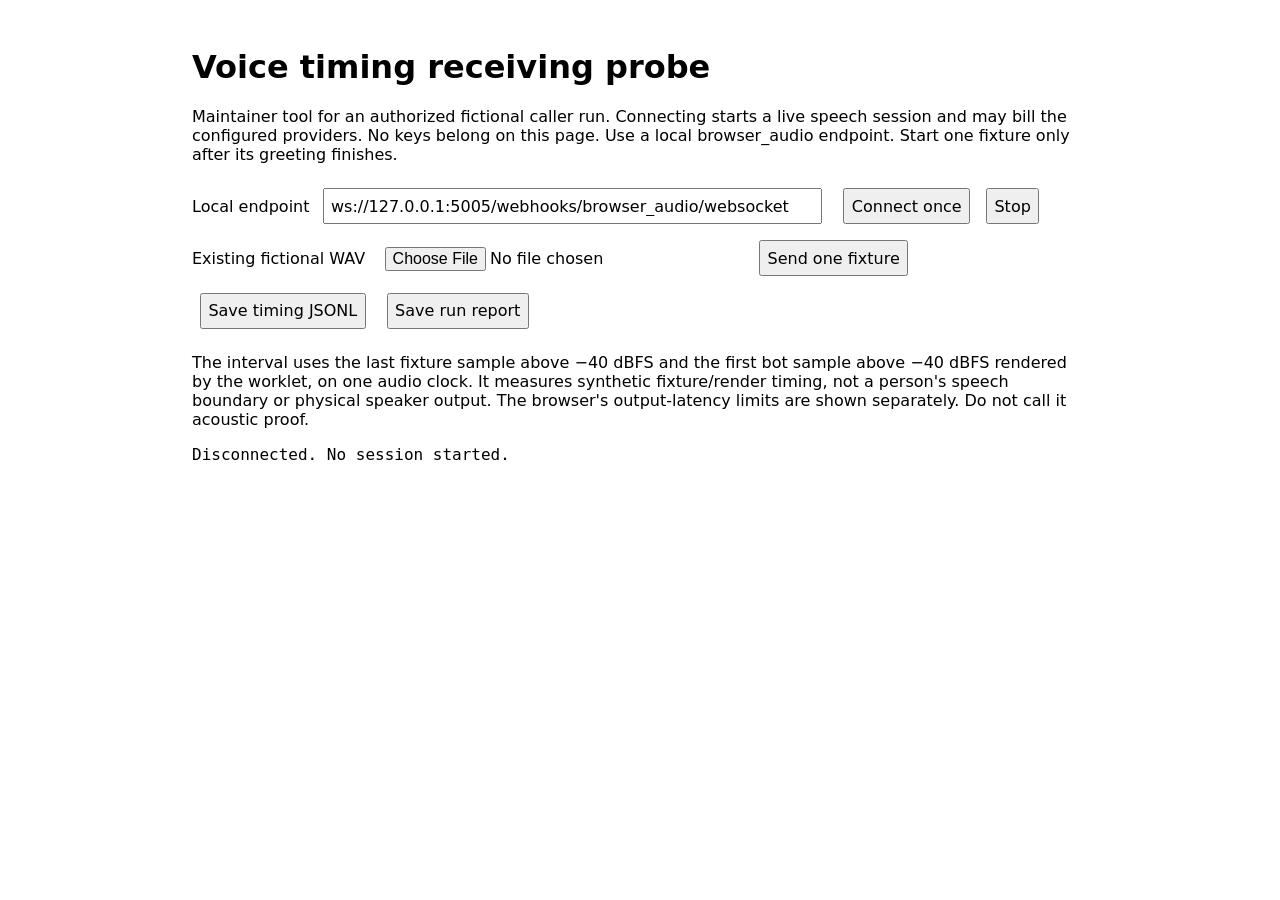
<file: scripts/voice_latency_browser/index.html>
<!doctype html>
<html lang="en"><meta charset="utf-8"><title>Voice timing receiving probe</title>
<style>body{font:16px system-ui;max-width:56rem;margin:3rem auto;padding:0 1rem}input,button{font:inherit;margin:.5rem;padding:.4rem}pre{white-space:pre-wrap}</style>
<h1>Voice timing receiving probe</h1>
<p>Maintainer tool for an authorized fictional caller run. Connecting starts a live
speech session and may bill the configured providers. No keys belong on this page.
Use a local browser_audio endpoint. Start one fixture only after its greeting finishes.</p>
<label>Local endpoint <input id="endpoint" size="55" value="ws://127.0.0.1:5005/webhooks/browser_audio/websocket"></label>
<button id="connect">Connect once</button><button id="stop">Stop</button><br>
<label>Existing fictional WAV <input id="fixture" type="file" accept="audio/wav"></label>
<button id="speak">Send one fixture</button><button id="save">Save timing JSONL</button>
<button id="save-run">Save run report</button>
<p>The interval uses the last fixture sample above −40 dBFS and the first bot sample
above −40 dBFS rendered by the worklet, on one audio clock. It measures synthetic
fixture/render timing, not a person's speech boundary or physical speaker output.
The browser's output-latency limits are shown separately. Do not call it acoustic proof.</p>
<pre id="status">Disconnected. No session started.</pre>
<script type="module" src="probe.js"></script>
</html>
</file>
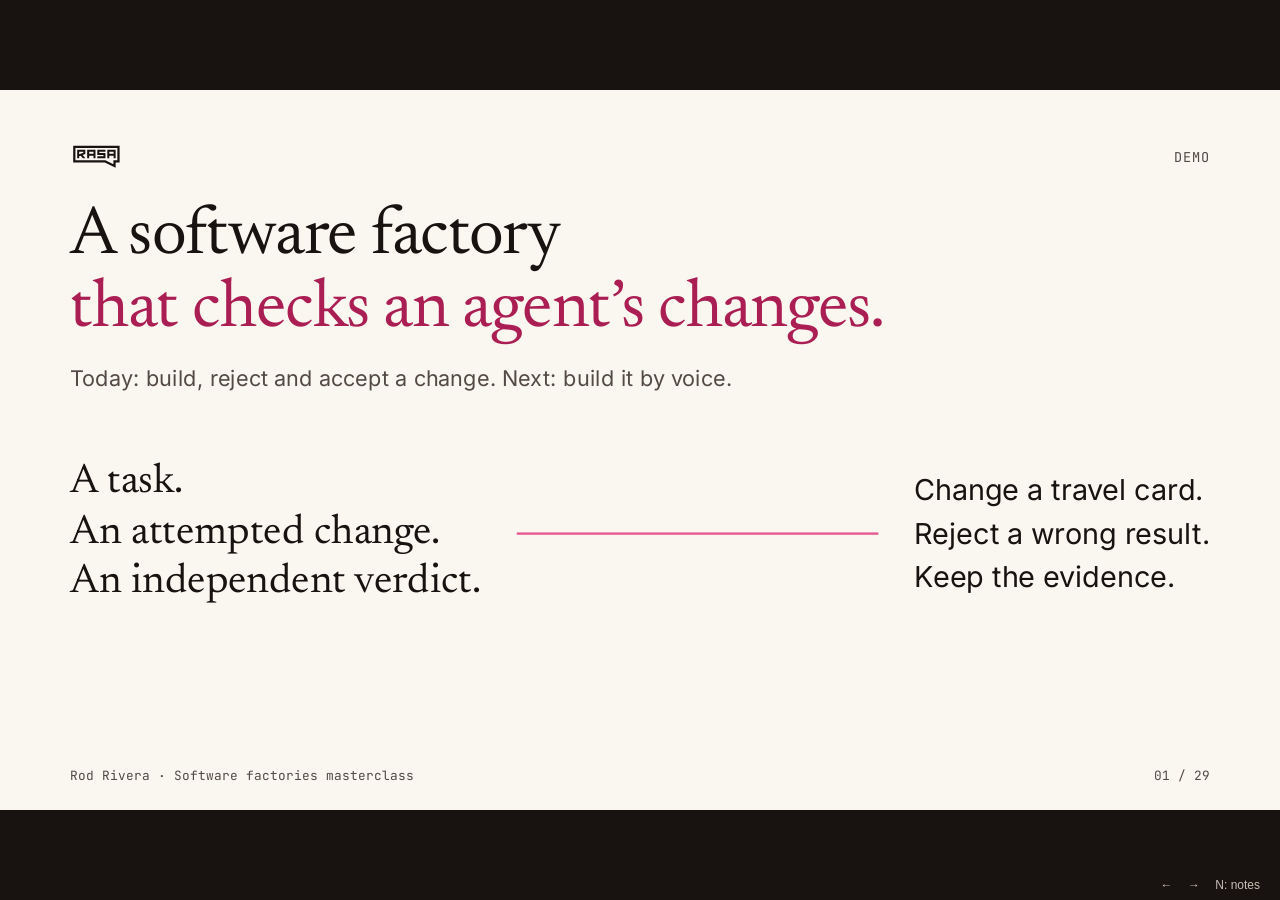
<file: workshops/software-factories-masterclass/slides/index.html>
<!doctype html><html lang="en"><head><meta charset="utf-8"><meta name="viewport" content="width=device-width,initial-scale=1"><title>A software factory that checks an agent’s changes</title><style>@font-face{font-family:'Inter';src:url([data-uri]) format('woff2');font-weight:400}@font-face{font-family:'Newsreader';src:url([data-uri]) format('woff2');font-weight:400}@font-face{font-family:'JetBrains Mono';src:url([data-uri]) format('woff2');font-weight:400}*{box-sizing:border-box}body{margin:0;background:#181210;color:#181210;font:28px/1.45 Inter,Arial}#stage{width:1600px;height:900px;position:absolute;transform-origin:top left}.slide{display:none;width:1600px;height:900px;position:absolute;background:#FAF6F0;padding:66px 88px 70px}.slide.on{display:block}.brand{height:35px;width:auto}header{display:flex;align-items:center;justify-content:space-between;margin-bottom:38px}.section-name{font:17px 'JetBrains Mono';letter-spacing:1px;color:#524A43}h1{font:400 66px/1.06 Newsreader,Georgia;margin:0;letter-spacing:-1.2px;max-width:1400px}h1 em{font-style:normal;color:#AA1E54}p.subtitle{font-size:27px;margin:20px 0 35px;color:#524A43}.body{height:500px}h2{font:400 36px/1.18 Newsreader;margin:16px 0}p{margin:12px 0}label,.num{font:18px/1.4 'JetBrains Mono';color:#524A43}.num{color:#AA1E54}footer{position:absolute;bottom:32px;left:88px;right:88px;display:flex;justify-content:space-between;font:16px 'JetBrains Mono';color:#524A43}.panels{display:flex;gap:28px;height:390px;margin-top:40px}.panels article{flex:1;border-top:4px solid #E85A91;padding:28px 20px;background:#FFFBF5}.panels p{font-size:27px}.flow,.artifact{display:flex;align-items:center;gap:20px;margin-top:65px}.flow>div,.artifact>div{flex:1;background:#EDE8E0;padding:24px;min-height:260px}.flow p,.artifact p{font-size:24px}.arrow{font-size:42px;color:#AA1E54}.caption{font-size:24px;color:#524A43;margin-top:34px}.hero{display:flex;align-items:center;gap:45px;margin-top:80px}.quote{font:52px/1.2 Newsreader}.hero-line{height:3px;background:#E85A91;flex:1}.hero-result{font:36px/1.5 Inter}.cover h1{font-size:86px}.cover .body{height:400px}.dashboard{display:grid;grid-template-columns:1fr 1fr;gap:22px}.dashboard article{position:relative;border:1px solid #C8C0B6;background:#FFFBF5;padding:25px 30px;height:222px;overflow:hidden}.dashboard h2{font-size:38px;margin:12px 0}.dashboard p{font-size:23px;line-height:1.4}.dashboard svg{position:absolute;right:25px;bottom:18px;width:180px}.rain,.fx{position:absolute;right:35px;bottom:25px;color:#AA1E54;font:50px Newsreader}.fx{font:25px 'JetBrains Mono'}.mini-line{display:none}.pink{background:#FCE7EF!important}.mint{background:#C6FEE1!important}.soft{background:#EDE8E0}.schedule{display:flex;gap:7px;align-items:stretch;margin-top:100px;height:210px}.schedule>div{min-width:110px;padding:22px 12px;font-size:22px}.schedule b{display:block;font:48px Newsreader;margin-top:30px}.lanes{display:grid;gap:26px}.lanes>div{padding:25px 32px;background:#FFFBF5;border-left:6px solid #E85A91}.lanes h2{margin:10px 0}.lanes p{font-size:26px}.lanes label{font-size:17px}table{border-collapse:collapse;width:100%;font-size:25px}th{text-align:left;font:18px 'JetBrains Mono';color:#524A43;background:#EDE8E0}td,th{padding:18px 23px;border-bottom:1px solid #C8C0B6}td:first-child{width:29%;font-weight:600}.code-split{display:grid;grid-template-columns:1.2fr 1fr;gap:50px}.code-split pre{background:#181210;color:#FAF6F0;padding:30px;font:24px/1.6 'JetBrains Mono';margin:0}.small{font-size:21px;color:#524A43}.contrast{display:grid;grid-template-columns:1fr 1fr;gap:50px;padding-top:35px}.contrast>div{padding:30px;background:#FFFBF5}blockquote{margin:22px 0;font:39px/1.25 Newsreader}ul{padding-left:26px;margin:25px 0}li{padding:7px 0;font-size:26px}.boundary{display:flex;align-items:center;gap:25px;margin-top:50px}.build-zone,.verify-zone{flex:1;padding:40px;height:340px;background:#FFFBF5;border:2px solid #C8C0B6}.verify-zone{background:#C6FEE1;border-color:#2B5E47}.boundary-line{border-top:3px dashed #AA1E54;padding-top:12px;font-size:22px}.big-question{font:70px/1.18 Newsreader;margin-top:85px}.share{display:flex;gap:30px;margin-top:65px}.share>div{flex:1;border-top:3px solid #E85A91;padding-top:30px}.share b{font:70px Newsreader;color:#AA1E54}.share h2{font-size:38px}.controls{position:fixed;bottom:7px;right:14px;color:#C8C0B6;font:12px Arial;z-index:9}button{font:inherit;border:0;background:transparent;color:inherit;cursor:pointer}button:focus-visible{outline:2px solid #E85A91}body.notes .slide.on{opacity:.16}#notes{display:none;position:fixed;inset:12%;padding:45px;background:#FFFBF5;z-index:20;font:24px/1.6 Inter;overflow:auto}body.notes #notes{display:block}@media print{@page{size:1600px 900px;margin:0}body{background:white}#stage{position:static;transform:none!important}.slide{display:block!important;position:relative;break-after:page}.controls,#notes{display:none!important}}</style><style>/* Narrow screens (1100px and below): read the same slide in normal document flow.
 * The landscape and print compositions are unchanged. */
@media screen and (max-width: 1100px) {
  html, body { width: 100%; height: auto; overflow-x: hidden; }
  body { font-size: 17px; line-height: 1.5; }
  #stage {
    position: static !important; transform: none !important;
    width: 100% !important; height: auto !important;
    left: auto !important; top: auto !important;
  }
  .slide {
    position: relative; width: 100%; height: auto;
    min-height: 100dvh; padding: 24px 24px 72px;
  }
  .slide.on { display: flex; flex-direction: column; }
  header { gap: 20px; margin-bottom: 28px; }
  .brand { height: 28px; max-width: 100px; }
  .section-name { font-size: 12px; }
  h1, .cover h1 { font-size: clamp(28px, 7vw, 48px); line-height: 1.1; letter-spacing: -.025em; }
  p.subtitle { font-size: 17px; margin: 18px 0 26px; }
  .body, .cover .body { height: auto; }
  h2 { font-size: 26px; margin: 12px 0; }
  label, .num, .lanes label { font-size: 16px; }
  .panels, .flow, .artifact, .hero, .share, .boundary {
    display: flex; flex-direction: column; align-items: stretch;
    gap: 18px; height: auto; margin-top: 20px;
  }
  .panels article, .flow > div, .artifact > div, .contrast > div {
    padding: 20px; min-height: 0; min-width: 0;
  }
  .panels p, .flow p, .artifact p, .lanes p { font-size: 17px; }
  .arrow { align-self: center; transform: rotate(90deg); font-size: 30px; line-height: 1; }
  .quote { font-size: 30px; }
  .hero-result { font-size: 23px; line-height: 1.45; }
  .hero-line { flex: none; height: 3px; min-height: 3px; }
  .dashboard, .contrast, .code-split { grid-template-columns: minmax(0, 1fr); gap: 18px; }
  .dashboard article { height: auto; min-height: 180px; padding: 20px; }
  .dashboard h2 { font-size: 28px; }
  .dashboard p { font-size: 17px; }
  .dashboard svg { position: static; display: block; width: 100%; height: auto; margin-top: 16px; }
  .rain, .fx { position: static; font-size: 32px; margin-top: 14px; }
  .schedule { display: grid; grid-template-columns: repeat(2, minmax(0, 1fr)); height: auto; gap: 12px; margin-top: 24px; }
  .schedule > div { min-width: 0; padding: 18px 12px; font-size: 16px; }
  .schedule b { font-size: 32px; margin-top: 16px; }
  .lanes { gap: 18px; }
  .lanes > div { padding: 20px; }
  table { font-size: 16px; table-layout: fixed; }
  th { font-size: 16px; }
  td, th { padding: 12px 8px; overflow-wrap: anywhere; }
  td:first-child { width: 33%; }
  .code-split pre { font-size: 16px; line-height: 1.6; padding: 18px; white-space: pre-wrap; overflow-wrap: anywhere; }
  .small { font-size: 16px; }
  blockquote { font-size: 26px; line-height: 1.3; }
  li { font-size: 17px; }
  .contrast { padding-top: 0; }
  .build-zone, .verify-zone { flex: auto; height: auto; min-height: 160px; padding: 20px; }
  .boundary-line { font-size: 16px; }
  .big-question { font-size: 32px; margin-top: 24px; }
  .share > div { padding-top: 18px; }
  .share b { font-size: 42px; }
  .share h2 { font-size: 28px; }
  .caption { font-size: 16px; margin-top: 24px; }
  footer { position: static; margin-top: auto; padding-top: 36px; gap: 16px; font-size: 11px; }
  footer span:first-child { max-width: 75%; }
  .controls { position: static; display: flex; justify-content: flex-end; gap: 12px; background: #181210; padding: 12px 24px; border-radius: 0; font-size: 16px; }
  #notes { inset: 6%; padding: 24px; font-size: 18px; }
}
</style></head><body><main id="stage"><section class="slide cover on" id="s1" data-notes="Welcome briefly, then move straight to the teaser. The cover describes the target experience. The supplied package does not yet connect the entire voice factory. State the implemented scope before showing anything. Voice was tested with Deepgram audio files today and failed on the second turn, so type your requests. The microphone path is untested. Rod Rivera, three-hour masterclass."><header><img class="brand" alt="Rasa" src="[data-uri]"><span class="section-name">DEMO</span></header><h1>A software factory<br><em>that checks an agent’s changes.</em></h1><p class="subtitle">Today: build, reject and accept a change. Next: build it by voice.</p><div class="body"><div class="hero"><div class="quote">A task.<br>An attempted change.<br>An independent verdict.</div><div class="hero-line"></div><div class="hero-result">Change a travel card.<br>Reject a wrong result.<br>Keep the evidence.</div></div></div><footer><span>Rod Rivera · Software factories masterclass</span><span>01 / 29</span></footer></section><section class="slide  " id="s2" data-notes="Use elapsed time. Explain the two lab blocks and the break. Do not teach every reference chapter on stage. There are 125 minutes for group work and networking."><header><img class="brand" alt="Rasa" src="[data-uri]"><span class="section-name">DEMO</span></header><h1>Most of today belongs to your group.</h1><p class="subtitle">110 minutes building, 15 minutes meeting other builders.</p><div class="body"><div class="schedule"><div style="flex:10" class="soft">Demo<br><b>10</b></div><div style="flex:20" class="soft">Concepts<br><b>20</b></div><div style="flex:10" class="soft">Groups<br><b>10</b></div><div style="flex:55" class="pink">Lab A<br><b>55</b></div><div style="flex:15" class="mint">Meet<br><b>15</b></div><div style="flex:55" class="pink">Lab B<br><b>55</b></div><div style="flex:15" class="soft">Share<br><b>15</b></div></div><p class="caption">Minutes from start to finish: 180. Start 14:30, networking break 16:05 to 16:20 London time, close 17:30. The guide lets you work at your own pace.</p></div><footer><span>Rod Rivera · Software factories masterclass</span><span>02 / 29</span></footer></section><section class="slide  " id="s3" data-notes="Show the real travel demo now. This slide is an illustration, never a screenshot or current travel data. Use a live returned flight or explicitly labeled replay. Change the transfer to two hours. Show what stayed unchanged. The timeline assumes one local date; real implementation must use timezone-aware timestamps."><header><img class="brand" alt="Rasa" src="[data-uri]"><span class="section-name">DEMO</span></header><h1>“Will I make my meeting?”</h1><p class="subtitle">A question that needs more than a flight number.</p><div class="body"><div class="dashboard"><article><label>FLIGHT · ILLUSTRATIVE</label><h2>Landing 17:00</h2><p>Computed estimate<br>Check the source timestamp</p><svg viewBox="0 0 420 100"><path d="M10 75Q180 -20 410 55" fill="none" stroke="#AA1E54" stroke-width="4" stroke-dasharray="8 8"/><circle cx="10" cy="75" r="8" fill="#181210"/><circle cx="410" cy="55" r="8" fill="#181210"/></svg></article><article><label>WEATHER · ILLUSTRATIVE</label><h2>Light rain</h2><p>Arrival-time forecast<br>A forecast isn't an observation</p><div class="rain">☂</div></article><article class="pink"><label>MEETING · COMPUTED EXAMPLE</label><h2>30 minutes late</h2><p>17:00 landing + 90 min transfer<br>18:00 meeting, same local date</p><div class="mini-line"><b>17:00</b><span></span><b>18:30</b></div></article><article><label>CURRENCY</label><h2>Daily reference</h2><p>Publication date and source<br>Unavailable when the source fails</p><div class="fx">EUR / USD</div></article></div></div><footer><span>Rod Rivera · Software factories masterclass</span><span>03 / 29</span></footer></section><section class="slide  " id="s4" data-notes="Finish the 10-minute teaser. If using scripted tool selection or recorded data, say so. A card should show source/freshness, and estimates must not masquerade as airline schedules. Show the factory verdict separately if the end-to-end bridge is unavailable."><header><img class="brand" alt="Rasa" src="[data-uri]"><span class="section-name">DEMO</span></header><h1>See the agent answer, then see it handle a problem.</h1><p class="subtitle">One success and one failure show what the cards can be trusted for.</p><div class="body"><div class="panels"><article><span class="num">01</span><h2>Ask in the Inspector</h2><p>Type the request. Choose a flight. Give a meeting time. Voice failed on the second turn today, so type.</p></article><article><span class="num">02</span><h2>Change one assumption</h2><p>Change how long you need to reach the meeting. Only the timeline changes.</p></article><article><span class="num">03</span><h2>Lose one source</h2><p>Show weather as unavailable. Keep the other cards useful.</p></article></div></div><footer><span>Rod Rivera · Software factories masterclass</span><span>04 / 29</span></footer></section><section class="slide  " id="s5" data-notes="1 minute. A language model generates language; the surrounding application supplies instructions, conversation state and tools. Today tool selection is scripted for repeatability. Ask: can fluent wording tell us when a plane lands? No: we need a source."><header><img class="brand" alt="Rasa" src="[data-uri]"><span class="section-name">CONCEPTS</span></header><h1>What makes this an AI agent?</h1><p class="subtitle">It can use tools to help answer a question.</p><div class="body"><div class="contrast"><div><h2>You ask</h2><blockquote>“Will I make my 6 pm meeting?”</blockquote><p>A language model interprets the request.</p></div><div><h2>The application acts</h2><p>It collects missing details, calls permitted tools and uses their results in its answer.</p></div></div></div><footer><span>Rod Rivera · Software factories masterclass</span><span>05 / 29</span></footer></section><section class="slide  " id="s6" data-notes="1 minute. A function is a named piece of code with inputs and outputs. A tool result can fail or be out of date. The timeline is an estimate using assumptions, not a live road journey prediction."><header><img class="brand" alt="Rasa" src="[data-uri]"><span class="section-name">CONCEPTS</span></header><h1>A tool brings in information.</h1><p class="subtitle">A tool is a function the agent can ask the application to run.</p><div class="body"><table><tr><td>Question</td><td>Tool result</td><td>Visible answer</td></tr><tr><td>When does my flight land?</td><td>Flight status and arrival time</td><td>Flight card</td></tr><tr><td>What happens after landing?</td><td>Arrival time + your transfer allowance</td><td>Arrival timeline</td></tr><tr><td>What will I need there?</td><td>Weather and exchange-rate sources</td><td>Weather and currency cards</td></tr></table></div><footer><span>Rod Rivera · Software factories masterclass</span><span>06 / 29</span></footer></section><section class="slide  " id="s7" data-notes="2 minutes. Define framework: reusable software that gives our application its structure. Define skill: a focused set of instructions and tools for a job, here preparing a travel briefing. Mantle does not provide this flight dashboard automatically. Mantle has no model of its own, so it asks a language model (OpenAI by default) to understand the request and choose a tool. Our exercises also have a scripted mode where teaching code chooses the tools; do not imply a live model made every decision there."><header><img class="brand" alt="Rasa" src="[data-uri]"><span class="section-name">CONCEPTS</span></header><h1>Rasa Mantle runs the conversation.</h1><p class="subtitle">Mantle is the framework used to build our travel agent.</p><div class="body"><div class="contrast"><div><h2>It coordinates the work</h2><p>Ask a language model to understand the request.<br>Keep track of the conversation.<br>Choose a skill and call its tools.<br>Apply instructions and constraints.</p></div><div><h2>We supply the application</h2><p>An OpenAI API key for live mode.<br>Travel instructions and tools.<br>Connections to data sources.<br>The code that draws the four cards.</p></div></div></div><footer><span>Rod Rivera · Software factories masterclass</span><span>07 / 29</span></footer></section><section class="slide  " id="s8" data-notes="1 minute. Show these stages in the typed teaser. Conversation state means details remembered across turns. If the traveler says no to a suggested flight, the corrected demo lets them choose another. Ask: which stage should report a missing weather source? The tool result and visible answer."><header><img class="brand" alt="Rasa" src="[data-uri]"><span class="section-name">CONCEPTS</span></header><h1>Follow one turn through Mantle.</h1><p class="subtitle">The conversation gathers what the tools need.</p><div class="body"><table><tr><td>Traveler</td><td>“Will I make my meeting?”</td></tr><tr><td>Conversation</td><td>Ask for the flight and meeting time if missing.</td></tr><tr><td>Briefing tool</td><td>Fetch the available sources. Calculate the timeline.</td></tr><tr><td>Travel application</td><td>Show the answer and cards, including source labels.</td></tr></table></div><footer><span>Rod Rivera · Software factories masterclass</span><span>08 / 29</span></footer></section><section class="slide  " id="s9" data-notes="1 minute. Define speech recognition and speech synthesis with the first two examples. Voice is a separate integration to validate. The current workshop does not claim tested end-to-end voice or voice-driven software construction."><header><img class="brand" alt="Rasa" src="[data-uri]"><span class="section-name">CONCEPTS</span></header><h1>Deepgram adds a speech interface.</h1><p class="subtitle">Speech changes how a request enters and leaves the conversation.</p><div class="body"><table><tr><td>Speech to text</td><td>Your audio becomes words the agent can process.</td></tr><tr><td>Conversation</td><td>Mantle works with the request and tool results.</td></tr><tr><td>Text to speech</td><td>The answer becomes audio you can hear.</td></tr><tr><td>Today’s route</td><td>Type. Recorded-audio testing failed on turn two. Microphone use is untested.</td></tr></table></div><footer><span>Rod Rivera · Software factories masterclass</span><span>09 / 29</span></footer></section><section class="slide  " id="s10" data-notes="1 minute. Ask the room which role needs file-writing permission. Today these are separate exercises. Asking the travel agent to change itself is not a completed workshop capability."><header><img class="brand" alt="Rasa" src="[data-uri]"><span class="section-name">CONCEPTS</span></header><h1>The coding agent has a different job.</h1><p class="subtitle">The travel agent answers a traveler. The builder changes software.</p><div class="body"><div class="contrast"><div><h2>Travel agent</h2><blockquote>“Will I make my meeting?”</blockquote><p>Uses travel tools to answer.<br>Doesn't need permission to edit code.</p></div><div><h2>Builder</h2><blockquote>“Show three currency rows.”</blockquote><p>Proposes a change to product files.<br>Must not control the deciding tests.</p></div></div></div><footer><span>Rod Rivera · Software factories masterclass</span><span>10 / 29</span></footer></section><section class="slide  " id="s11" data-notes="2 minutes. Session means one managed run of the agent’s work. The optional live builder uses this service; the default workshop builder is repeatable and needs no OpenAI key. Use gpt-6-astra for the documented optional live run; mention cost before starting."><header><img class="brand" alt="Rasa" src="[data-uri]"><span class="section-name">CONCEPTS</span></header><h1>The OpenAI Agents API runs a builder session.</h1><p class="subtitle">An API is an interface one program uses to ask another service to do work.</p><div class="body"><table><tr><td>Our application sends</td><td>A task, agent configuration and execution environment.</td></tr><tr><td>The service runs</td><td>A model session that can use configured tools.</td></tr><tr><td>Our application receives</td><td>Progress and results, then checks the proposed files.</td></tr><tr><td>Our application still owns</td><td>Permissions, independent checks, recovery and release decisions.</td></tr></table></div><footer><span>Rod Rivera · Software factories masterclass</span><span>11 / 29</span></footer></section><section class="slide  " id="s12" data-notes="1 minute. Define protocol as an agreed format for requests and responses. MCP stands for Model Context Protocol. These names describe different responsibilities, not competing names for the same component. Runnable code is in chapter 5; do not begin with an incomplete API snippet."><header><img class="brand" alt="Rasa" src="[data-uri]"><span class="section-name">CONCEPTS</span></header><h1>Agents API and Agents SDK are different.</h1><p class="subtitle">This workshop uses the service through a Python client.</p><div class="body"><table><tr><td>Agents API</td><td>The OpenAI service managing the session.</td></tr><tr><td>OpenAI Python client</td><td>Code our application uses to call that service.</td></tr><tr><td>Agents SDK</td><td>A separate framework that this workshop does not teach.</td></tr><tr><td>MCP</td><td>A protocol for exposing tools to agents. It is neither a builder nor a dashboard.</td></tr></table></div><footer><span>Rod Rivera · Software factories masterclass</span><span>12 / 29</span></footer></section><section class="slide  " id="s13" data-notes="2 minutes. Candidate or attempt means the proposed files, not the final product. Acceptance test means an executable check of a requirement. The product is the travel application; the factory is the process for changing it. This is our workshop definition, not a claim that the label has a universal standard."><header><img class="brand" alt="Rasa" src="[data-uri]"><span class="section-name">CONCEPTS</span></header><h1>What is a software factory?</h1><p class="subtitle">A repeatable process from a written request to a checked change.</p><div class="body"><table><tr><td>1 · Specify</td><td>“Display three currency rows, with the reference date.”</td></tr><tr><td>2 · Build</td><td>A coding agent produces an attempt.</td></tr><tr><td>3 · Check</td><td>Independent acceptance tests compare behavior with the request.</td></tr><tr><td>4 · Decide</td><td>Accept or reject; integrate only an accepted attempt.</td></tr></table></div><footer><span>Rod Rivera · Software factories masterclass</span><span>13 / 29</span></footer></section><section class="slide  " id="s14" data-notes="2 minutes. The term comes from factories able to operate without people on the production floor. Here it describes bounded automation, not the absence of human responsibility. A production system also needs release policy, monitoring and recovery. Today we practice one small local slice."><header><img class="brand" alt="Rasa" src="[data-uri]"><span class="section-name">CONCEPTS</span></header><h1>What makes a factory “dark”?</h1><p class="subtitle">Routine building and checking run without someone reviewing every line.</p><div class="body"><div class="contrast"><div><h2>People set the rules</h2><p>What may change?<br>What must pass?<br>When should work stop for help?</p></div><div><h2>Machines follow the rules</h2><p>Build within that scope.<br>Run independent checks.<br>Keep evidence for the decision.</p></div></div></div><footer><span>Rod Rivera · Software factories masterclass</span><span>14 / 29</span></footer></section><section class="slide  " id="s15" data-notes="1 minute. Ask participants to predict the first decision before revealing it. This is a teaching example; the supplied chapter 5 task starts with limit 2, and its learner checkpoint asks you to build fresh with 1 or 3."><header><img class="brand" alt="Rasa" src="[data-uri]"><span class="section-name">CONCEPTS</span></header><h1>Try the rule before the code.</h1><p class="subtitle">Request: display exactly three currency rows.</p><div class="body"><table><tr><td>Attempt output</td><td>Decision</td><td>Reason</td></tr><tr><td>Four rows</td><td>REJECT</td><td>The requested limit was not respected.</td></tr><tr><td>Three rows, reference date present</td><td>Check all remaining requirements</td><td>One visible success isn't the whole suite.</td></tr><tr><td>All required checks pass</td><td>ACCEPT</td><td>This attempt meets the specified checks.</td></tr></table></div><footer><span>Rod Rivera · Software factories masterclass</span><span>15 / 29</span></footer></section><section class="slide  " id="s16" data-notes="1 minute. A copied directory is not an operating-system sandbox, so protect execution as well as files. Explain both logical separation and actual execution isolation. Hashes detect mismatches but are not permissions. The existing Python code gate uses macOS sandbox-exec; the fallback checks JSON as data."><header><img class="brand" alt="Rasa" src="[data-uri]"><span class="section-name">CONCEPTS</span></header><h1>The builder can't grade its own homework.</h1><p class="subtitle">A separate checker decides, using tests the builder can’t change.</p><div class="body"><div class="boundary"><div class="build-zone"><label>BUILDER’S COPY</label><h2>The task and the product files</h2><p>It may change only the allowed files.<br>It can run example tests.</p></div><div class="boundary-line">proposed change</div><div class="verify-zone"><label>CHECKER’S COPY</label><h2>The acceptance tests</h2><p>They decide ACCEPT or REJECT.<br>A fingerprint, a short code made from the files, shows nothing was swapped.</p></div></div><p class="caption">The builder may see example tests. It never sees or edits the acceptance tests that decide.</p></div><footer><span>Rod Rivera · Software factories masterclass</span><span>16 / 29</span></footer></section><section class="slide  " id="s17" data-notes="1 minute. Ask for examples of each result. A timed-out API request cannot be labeled REJECT solely because the provider failed. Passing a suite is bounded evidence, not proof of all future behavior."><header><img class="brand" alt="Rasa" src="[data-uri]"><span class="section-name">CONCEPTS</span></header><h1>A completed session still needs a decision.</h1><p class="subtitle">A setup failure is different from a bad product.</p><div class="body"><div class="panels"><article><span class="num">01</span><h2>ACCEPT</h2><p>The attempt passed the specified checks. Release checks still follow.</p></article><article><span class="num">02</span><h2>REJECT</h2><p>A product requirement failed. Change the proposal and try again.</p></article><article><span class="num">03</span><h2>NOT_READY (could not run)</h2><p>A dependency, account or verifier failed. No product verdict exists.</p></article></div></div><footer><span>Rod Rivera · Software factories masterclass</span><span>17 / 29</span></footer></section><section class="slide  " id="s18" data-notes="2 minutes, including answers. Travel agent answers; builder proposes files; independent verifier applies the tests. Builder completion is not acceptance. NOT_READY means the check could not run. People own exception policy. Allow someone to say what remains unclear before forming groups."><header><img class="brand" alt="Rasa" src="[data-uri]"><span class="section-name">CONCEPTS</span></header><h1>Check your understanding with a neighbor.</h1><p class="subtitle">Explain the process without using the word “AI”.</p><div class="body"><div class="contrast"><div><h2>Who does what?</h2><p>Who answers the traveler?<br>Who changes product files?<br>Who decides whether a change passes?</p></div><div><h2>What if the builder says “done”?</h2><p>What evidence would you ask for?<br>Which failure should stop the run?<br>Who handles an exception?</p></div></div></div><footer><span>Rod Rivera · Software factories masterclass</span><span>18 / 29</span></footer></section><section class="slide  " id="s19" data-notes="This begins the ten-minute group briefing. Groups of three or four. An optional observer records evidence and visits another group. Participants use PARTICIPANT-GUIDE.md; stop installing after ten minutes of lab time."><header><img class="brand" alt="Rasa" src="[data-uri]"><span class="section-name">GROUP WORK</span></header><h1>Your group owns one small change.</h1><p class="subtitle">Driver, requirements owner, evaluator. Rotate after the break.</p><div class="body"><div class="panels"><article><span class="num">01</span><h2>Write examples</h2><p>Choose a visible feature. Predict the failure cases.</p></article><article><span class="num">02</span><h2>Run the factory</h2><p>Keep the task, attempt and recorded verdict together.</p></article><article><span class="num">03</span><h2>Show the result</h2><p>Demonstrate a rejection and explain what you released.</p></article></div></div><footer><span>Rod Rivera · Software factories masterclass</span><span>19 / 29</span></footer></section><section class="slide  " id="s20" data-notes="Be transparent: B does not use the three providers. It keeps people actively learning rather than watching failed installs. A includes separate components; the full bridge remains extension work."><header><img class="brand" alt="Rasa" src="[data-uri]"><span class="section-name">GROUP WORK</span></header><h1>One guide, two routes.</h1><p class="subtitle">Choose the route your machine can run today.</p><div class="body"><table><tr><th>Route</th><th>Requirements</th><th>Outcome</th></tr><tr><td>A · Travel + code</td><td>Mac for code gates, license, keys for optional live runs</td><td>Typed scaffold, builder, rejection, local card integration</td></tr><tr><td>B · Factory method</td><td>Python 3.12 only. 3.13 and 3.14 stop with NOT_READY. Windows untested.</td><td>Acceptance, recovery and duplicate suppression</td></tr><tr><td>Work together</td><td>One prepared machine per group</td><td>Everyone writes examples and evaluates results</td></tr></table></div><footer><span>Rod Rivera · Software factories masterclass</span><span>20 / 29</span></footer></section><section class="slide  " id="s21" data-notes="Leave this slide up during Lab A. Participants can vary their pace. On A, first run scripted to verify setup, then a live Agents API run when access and budget are ready. On B, run the recovery exercise and design travel cases. Do not interrupt with mini lectures."><header><img class="brand" alt="Rasa" src="[data-uri]"><span class="section-name">GROUP WORK</span></header><h1>Lab A: a brief and a first attempt.</h1><p class="subtitle">55 minutes. Open PARTICIPANT-GUIDE.md.</p><div class="body"><div class="flow"><div><span class="num">01</span><h2>10 min</h2><p>Brief + failure examples</p></div><span class="arrow">→</span><div><span class="num">02</span><h2>15 min</h2><p>Travel experience or fallback</p></div><span class="arrow">→</span><div><span class="num">03</span><h2>25 min</h2><p>One bounded builder attempt</p></div><span class="arrow">→</span><div><span class="num">04</span><h2>5 min</h2><p>Record evidence</p></div></div></div><footer><span>Rod Rivera · Software factories masterclass</span><span>21 / 29</span></footer></section><section class="slide  " id="s22" data-notes="Optional table-side slide. Return to lab work. Do not describe the position-based ETA as a published airline schedule or claim a delay without an authoritative status source."><header><img class="brand" alt="Rasa" src="[data-uri]"><span class="section-name">GROUP WORK</span></header><h1>A source label changes what the answer means.</h1><p class="subtitle">The same number can have very different authority.</p><div class="body"><table><tr><th>Card / value</th><th>Meaning</th><th>What to show</th></tr><tr><td>Aircraft position</td><td>An observation at a timestamp</td><td>Source and observed time</td></tr><tr><td>Arrival time</td><td>Computed estimate</td><td>Method and uncertainty</td></tr><tr><td>Weather</td><td>Forecast for a place and time</td><td>Forecast time and provider</td></tr><tr><td>Transfer</td><td>Planning assumption</td><td>Editable allowance</td></tr><tr><td>Currency</td><td>Daily reference rate</td><td>Publication date. Never a live trading price.</td></tr></table></div><footer><span>Rod Rivera · Software factories masterclass</span><span>22 / 29</span></footer></section><section class="slide  " id="s23" data-notes="Networking break. Encourage a concrete failure rather than a general product pitch. Example: daylight-saving transition, stale flight observation, ambiguous meeting date, or source outage."><header><img class="brand" alt="Rasa" src="[data-uri]"><span class="section-name">GROUP WORK</span></header><h1>Meet another group.</h1><p class="subtitle">15 minutes. Bring back one failure your tests missed.</p><div class="body"><div class="big-question">“What would make your<br>assistant confidently wrong?”</div><p class="caption">Trade an example. Explain how you would detect it. Swap roles when you return.</p></div><footer><span>Rod Rivera · Software factories masterclass</span><span>23 / 29</span></footer></section><section class="slide  " id="s24" data-notes="Leave this up for Lab B. The existing integration creates a standalone card, not a new live Mantle release. Groups should label their evidence accurately and identify the missing production step."><header><img class="brand" alt="Rasa" src="[data-uri]"><span class="section-name">GROUP WORK</span></header><h1>Lab B: rejection, integration and handoff.</h1><p class="subtitle">55 minutes. Finish with evidence you can show.</p><div class="body"><div class="flow"><div><span class="num">01</span><h2>20 min</h2><p>Reject a misleading attempt</p></div><span class="arrow">→</span><div><span class="num">02</span><h2>25 min</h2><p>Integrate and inspect output</p></div><span class="arrow">→</span><div><span class="num">03</span><h2>10 min</h2><p>Prepare a two-minute demo</p></div></div></div><footer><span>Rod Rivera · Software factories masterclass</span><span>24 / 29</span></footer></section><section class="slide  " id="s25" data-notes="Optional table-side slide. An attempt accepted before integration may fail after integration. The supplied chapter 7 demonstrates local integration and stale-base refusal; it does not implement live deployment."><header><img class="brand" alt="Rasa" src="[data-uri]"><span class="section-name">GROUP WORK</span></header><h1>Release exactly the version that passed.</h1><p class="subtitle">If the code changes after the check, the check no longer counts.</p><div class="body"><div class="artifact"><div><label>TESTED CHANGE</label><h2>Version A</h2><p>The change, its tests and their result</p></div><span class="arrow">→</span><div class="pink"><label>BEFORE RELEASE</label><h2>Is it still version A?</h2><p>Same starting code? A quick start-up test passes?</p></div><span class="arrow">→</span><div><label>RUNNING PRODUCT</label><h2>The checked version</h2><p>Live, with a way to roll back</p></div></div><p class="caption">A voice factory would also start the new agent and test it before anyone uses it.</p></div><footer><span>Rod Rivera · Software factories masterclass</span><span>25 / 29</span></footer></section><section class="slide  " id="s26" data-notes="Explanation only today: Voice was tested with Deepgram audio files today and failed on the second turn, so type your requests. The microphone path is untested. Optional later: check ASR, TTS, timing, interruption and state retention. The version update uses deepgram_flux for Flux ASR and deepgram for Aura-2 TTS. If voice falls back to text, mark voice incomplete."><header><img class="brand" alt="Rasa" src="[data-uri]"><span class="section-name">GROUP WORK</span></header><h1>Voice has its own acceptance tests.</h1><p class="subtitle">Passing text tests leaves important behavior untested.</p><div class="body"><div class="panels"><article><span class="num">01</span><h2>A short reply</h2><p>Does “yes” become the right confirmed action?</p></article><article><span class="num">02</span><h2>An interruption</h2><p>Does playback stop while the user changes the request?</p></article><article><span class="num">03</span><h2>A failed source</h2><p>Does speech explain the problem while the board keeps useful data?</p></article></div></div><footer><span>Rod Rivera · Software factories masterclass</span><span>26 / 29</span></footer></section><section class="slide  " id="s27" data-notes="Start closing at minute 165. Take three two-minute demos and use remaining time for discussion. Ask which exact output each group checked. Do not rank groups by number of generated lines or green tests."><header><img class="brand" alt="Rasa" src="[data-uri]"><span class="section-name">SHARE</span></header><h1>Your demo starts with the requirement.</h1><p class="subtitle">Two minutes per group. Show the failure as well as the success.</p><div class="body"><div class="share"><div><b>30 s</b><h2>The request</h2></div><div><b>60 s</b><h2>The rejected case<br>and the result</h2></div><div><b>30 s</b><h2>The next test</h2></div></div><p class="caption">Include your mode: LIVE, SCRIPTED or REPLAY. Name any step you did not run.</p></div><footer><span>Rod Rivera · Software factories masterclass</span><span>27 / 29</span></footer></section><section class="slide  " id="s28" data-notes="Close honestly. Reference BUILD-CONTRACT.md for the remaining implementation and scenarios. A scaffold-based factory is valid, but we must say what the scaffold supplied and what the builder changed."><header><img class="brand" alt="Rasa" src="[data-uri]"><span class="section-name">SHARE</span></header><h1>The next step is the complete build-to-voice journey.</h1><p class="subtitle">Ask for a new agent by voice, and get a checked one you can try.</p><div class="body"><div class="lanes"><div><label>IN TODAY’S MATERIAL</label><h2>A travel agent and a separate builder</h2><p>Real data sources, cards, a factory that checks a change, and a way to bring an accepted change into the product.</p></div><div class="pink"><label>STILL TO BUILD</label><h2>A voice factory that releases what it builds</h2><p>Ask by voice, follow the build, cancel it if needed, start exactly the checked version, and test it by voice.</p></div></div></div><footer><span>Rod Rivera · Software factories masterclass</span><span>28 / 29</span></footer></section><section class="slide closing " id="s29" data-notes="Invite one answer. End with a concrete next step: choose one small recurring change in their own system and write independent acceptance examples before building it."><header><img class="brand" alt="Rasa" src="[data-uri]"><span class="section-name">SHARE</span></header><h1>One question to take back to work.</h1><p class="subtitle">Your answer determines where to automate next.</p><div class="body"><div class="big-question">“What evidence would let us<br>release this change<br>without reading every line?”</div><p class="caption">Start with one bounded change. Keep the rejected cases.</p></div><footer><span>Rod Rivera · Software factories masterclass</span><span>29 / 29</span></footer></section></main><aside id="notes" aria-label="Presenter notes"></aside><div class="controls"><button onclick="step(-1)" aria-label="Previous slide">←</button> <button onclick="step(1)" aria-label="Next slide">→</button> <button onclick="document.body.classList.toggle('notes')">N: notes</button></div><script>const slides=[...document.querySelectorAll('.slide')];let current=0;function resize(){const s=Math.min(innerWidth/1600,innerHeight/900);stage.style.transform=`scale(${s})`;stage.style.left=(innerWidth-1600*s)/2+'px';stage.style.top=(innerHeight-900*s)/2+'px'}function show(n){current=Math.max(0,Math.min(slides.length-1,n));slides.forEach((s,i)=>s.classList.toggle('on',i===current));document.querySelector('#notes').textContent=slides[current].dataset.notes;history.replaceState(null,'','#'+(current+1));if(matchMedia('(max-width: 1100px)').matches)scrollTo(0,0)}function step(n){show(current+n)}addEventListener('resize',resize);addEventListener('keydown',e=>{if(['ArrowRight','PageDown',' '].includes(e.key)){e.preventDefault();step(1)}if(['ArrowLeft','PageUp'].includes(e.key)){e.preventDefault();step(-1)}if(e.key==='Home')show(0);if(e.key==='End')show(slides.length-1);if(e.key.toLowerCase()==='n')document.body.classList.toggle('notes');if(e.key==='Escape')document.body.classList.remove('notes')});addEventListener('hashchange',()=>show(Number(location.hash.slice(1))-1||0));resize();show(Number(location.hash.slice(1))-1||0);</script></body></html>
</file>
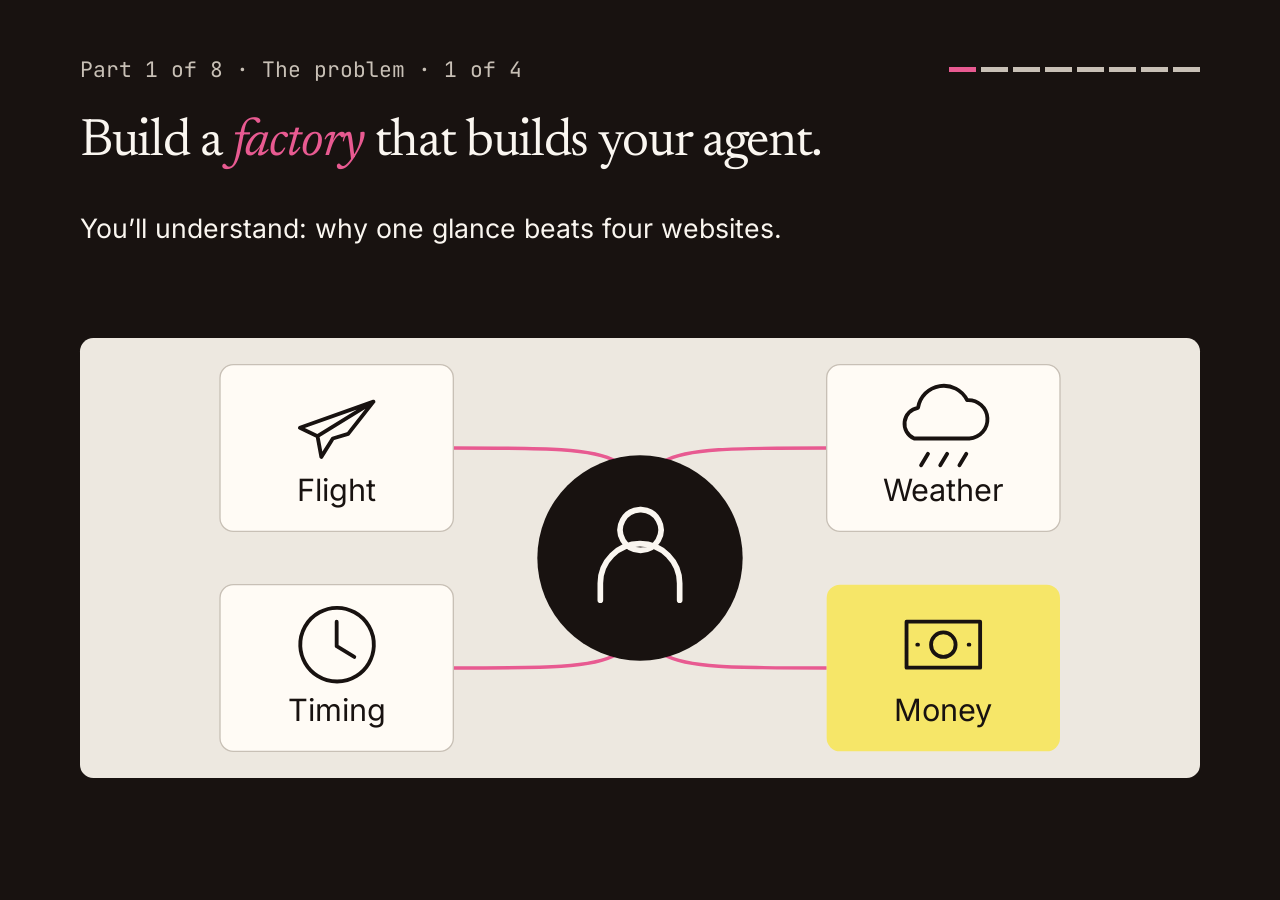
<file: workshops/software-factories-masterclass/archive/2026-10-22-original/slides/index.html>
<!doctype html><html lang="en"><head><meta charset="utf-8"><meta name="viewport" content="width=device-width,initial-scale=1"><title>Software factories masterclass</title><!-- Fonts: Inter, Newsreader and JetBrains Mono, Latin subsets, SIL Open Font License 1.1 (see FONT-LICENSES.txt beside this file). The Rasa brand fonts are not redistributable. --><style>@font-face{font-family:'Inter';font-weight:400;font-style:normal;font-display:swap;src:url([data-uri]) format('woff2')}@font-face{font-family:'Inter';font-weight:500;font-style:normal;font-display:swap;src:url([data-uri]) format('woff2')}@font-face{font-family:'Newsreader';font-weight:400;font-style:normal;font-display:swap;src:url([data-uri]) format('woff2')}@font-face{font-family:'Newsreader';font-weight:400;font-style:italic;font-display:swap;src:url([data-uri]) format('woff2')}@font-face{font-family:'JetBrains Mono';font-weight:400;font-style:normal;font-display:swap;src:url([data-uri]) format('woff2')}/* Local presentation adaptation of Rasa brand tokens v0.2.0.
 * Font faces are embedded by index.html with the supplied OFL licences.
 * A fixed 16:9 composition scales as one unit; never shrink text to fit.
 */
:root {
  --ink: #181210;
  --cream: #FAF6F0;
  --paper: #FFFBF5;
  --taupe: #EDE8E0;
  --taupe-line: #C8C0B6;
  --taupe-muted: #524A43;
  --pink: #E85A91;
  --pink-soft: #FCE7EF;
  --pink-ink: #AA1E54;
  --mint: #C6FEE1;
  --green: #2B5E47;
  --orange-soft: #FFEDE4;
  --orange-ink: #AA4C1E;
  --gold: #F6E668;
  --serif: Newsreader, Georgia, serif;
  --sans: Inter, Arial, sans-serif;
  --mono: 'JetBrains Mono', monospace;
}
* { box-sizing: border-box; }
html, body { margin: 0; width: 100%; height: 100%; background: var(--ink); color: var(--ink); }
body { font: 400 1.875vw/1.3 var(--sans); }
.slide {
  display: none; position: absolute; inset: 0;
  width: 100vw; height: 100vh; overflow: visible;
  background: var(--cream); color: var(--ink);
}
.slide.on { display: block; }
.slide.dark { background: var(--ink); color: var(--cream); }
.slide .crumb {
  position: absolute; left: 6.25vw; right: 6.25vw; top: 6.3vh;
  display: flex; align-items: center; justify-content: space-between;
  gap: 1.25vw; font: 400 1.666667vw/1.2 var(--mono);
  color: var(--taupe-muted);
}
.dark .crumb { color: var(--taupe-line); }
.crumb .progress { display: flex; gap: .416667vw; align-items: center; }
.crumb .progress i { display: block; width: 2.083333vw; height: .555556vh; background: var(--taupe-line); }
.crumb .progress i.active { background: var(--pink); }
.slide h1 {
  position: absolute; left: 6.25vw; right: 6.25vw; top: 12.75vh;
  margin: 0; font: 400 4.166667vw/1.04 var(--serif);
  letter-spacing: -.025em; max-width: none;
}
.slide h1 em { color: var(--pink-ink); font-style: italic; }
.dark h1 em { color: var(--pink); }
.slide .scene {
  position: absolute; left: 6.25vw; top: 31.481481vh;
  width: 87.5vw; height: 61.111111vh;
}
.scene svg { display: block; width: 100%; height: 100%; overflow: visible; }
.scene text { font-family: var(--sans); font-weight: 400; fill: var(--ink); }
.scene .label { font-size: 36px; }
.scene .large-label { font-size: 46px; }
.scene .display { font: 400 120px var(--serif); letter-spacing: -.02em; }
.scene .mono { font-family: var(--mono); font-size: 32px; }
.scene .on-dark { fill: var(--cream); }
.scene .muted { fill: var(--taupe-muted); }
.scene .pink-ink { fill: var(--pink-ink); }
.scene .ink { fill: var(--ink); }
.scene .panel { fill: var(--paper); stroke: var(--taupe-line); stroke-width: 2; }
.scene .panel-muted { fill: var(--taupe); }
.scene .panel-pink { fill: var(--pink-soft); stroke: var(--pink); stroke-width: 2; }
.scene .panel-ink { fill: var(--ink); }
.scene .panel-mint { fill: var(--mint); }
.scene .panel-gold { fill: var(--gold); }
.scene .panel-orange { fill: var(--orange-soft); }
.scene .line { stroke: var(--taupe-line); stroke-width: 3; fill: none; }
.scene .route { stroke: var(--pink); stroke-width: 5; fill: none; }
.scene .icon { stroke: var(--ink); stroke-width: 5; fill: none; stroke-linecap: round; stroke-linejoin: round; }
.scene .icon-light { stroke: var(--cream); }
.scene .icon-pink { stroke: var(--pink-ink); }
.scene .success { stroke: var(--green); }
.slide [data-slide-chrome] { font-size: 1.666667vw; }
a { color: var(--pink-ink); text-underline-offset: .15em; }
a:focus-visible { outline: 4px solid var(--pink); outline-offset: 6px; }
.dark a { color: var(--pink); }
@media (prefers-reduced-motion: reduce) { * { transition: none !important; animation: none !important; } }
@media print {
  @page { size: 16in 9in; margin: 0; }
  html, body { width: 1920px; height: auto; }
  .slide { display: block !important; position: relative; break-after: page; width: 1920px; height: 1080px; }
}
.slide .words { position: absolute; left: 6.25vw; right: 6.25vw; top: 23.6vh;
  margin: 0; font: 400 2.0833vw/1.2 var(--sans); }
.dark .words { color: var(--cream); }
/* Keep all SVG teaching content visible when the controller is absent. */
.step-navigation .slide .step:not(.shown) { visibility: hidden; }
.step-navigation .slide .step.shown { visibility: visible; }
.step-navigation .step{opacity:0;transition:opacity .25s}.step-navigation .step.shown{opacity:1}@media (prefers-reduced-motion:reduce){.step-navigation .step{transition:none}}.slide .words{position:absolute;left:6.25vw;right:6.25vw;top:23.6vh;margin:0;font:400 2.0833vw/1.2 var(--sans)}.dark .words{color:var(--cream)}</style></head><body><section class="slide dark on" id="s1"><nav class="crumb" aria-label="Where you are"><span>Part 1 of 8 · The problem · 1 of 4</span><span class="progress"><i class="active"></i><i class=""></i><i class=""></i><i class=""></i><i class=""></i><i class=""></i><i class=""></i><i class=""></i></span></nav><h1>Build a <em>factory</em> that builds your agent.</h1><p class="words" data-slide-chrome-no>You’ll understand: why one glance beats four websites.</p><div class="scene"><svg data-slide-visual="" viewBox="0 0 1000 400" role="img" aria-label="Sam and four answers on one screen" xmlns="http://www.w3.org/2000/svg" class="pic" preserveAspectRatio="xMidYMid meet" style="fill: rgb(0, 0, 0); fill-opacity: 1; stroke: none; stroke-width: 1px; stroke-opacity: 1; stroke-linecap: butt; stroke-linejoin: miter; stroke-dasharray: none; font-family: Inter, Arial, sans-serif; font-size: 36px; font-weight: 400; font-style: normal; letter-spacing: normal; text-anchor: start; dominant-baseline: auto;"><g transform="translate(0 3.5714285714) scale(0.5952380952)"><rect x="0" y="0" width="1680" height="660" rx="20" style="fill: rgb(237, 232, 224); fill-opacity: 1; stroke: none; stroke-width: 1px; stroke-opacity: 1; stroke-linecap: butt; stroke-linejoin: miter; stroke-dasharray: none; font-family: Inter, Arial, sans-serif; font-size: 36px; font-weight: 400; font-style: normal; letter-spacing: normal; text-anchor: start; dominant-baseline: auto;"/><path d="M560 165C840 165 840 165 840 330" style="fill: none; fill-opacity: 1; stroke: rgb(232, 90, 145); stroke-width: 5px; stroke-opacity: 1; stroke-linecap: butt; stroke-linejoin: miter; stroke-dasharray: none; font-family: Inter, Arial, sans-serif; font-size: 36px; font-weight: 400; font-style: normal; letter-spacing: normal; text-anchor: start; dominant-baseline: auto;"/><rect x="210" y="40" width="350" height="250" rx="20" style="fill: rgb(255, 251, 245); fill-opacity: 1; stroke: rgb(200, 192, 182); stroke-width: 2px; stroke-opacity: 1; stroke-linecap: butt; stroke-linejoin: miter; stroke-dasharray: none; font-family: Inter, Arial, sans-serif; font-size: 36px; font-weight: 400; font-style: normal; letter-spacing: normal; text-anchor: start; dominant-baseline: auto;"/><g transform="translate(385 130) scale(1.15)" style="fill: rgb(0, 0, 0); fill-opacity: 1; stroke: none; stroke-width: 1px; stroke-opacity: 1; stroke-linecap: butt; stroke-linejoin: miter; stroke-dasharray: none; font-family: Inter, Arial, sans-serif; font-size: 36px; font-weight: 400; font-style: normal; letter-spacing: normal; text-anchor: start; dominant-baseline: auto;"><path d="M-48 4 48-30 15 12-5 18-20 42-25 15Z M-25 15 48-30" style="fill: none; fill-opacity: 1; stroke: rgb(24, 18, 16); stroke-width: 5px; stroke-opacity: 1; stroke-linecap: round; stroke-linejoin: round; stroke-dasharray: none; font-family: Inter, Arial, sans-serif; font-size: 36px; font-weight: 400; font-style: normal; letter-spacing: normal; text-anchor: start; dominant-baseline: auto;"/></g><text x="385" y="244" text-anchor="middle" font-size="46" style="fill: rgb(24, 18, 16); fill-opacity: 1; stroke: none; stroke-width: 1px; stroke-opacity: 1; stroke-linecap: butt; stroke-linejoin: miter; stroke-dasharray: none; font-family: Inter, Arial, sans-serif; font-size: 46px; font-weight: 400; font-style: normal; letter-spacing: normal; text-anchor: middle; dominant-baseline: auto;">Flight</text><path d="M1120 165C840 165 840 165 840 330" style="fill: none; fill-opacity: 1; stroke: rgb(232, 90, 145); stroke-width: 5px; stroke-opacity: 1; stroke-linecap: butt; stroke-linejoin: miter; stroke-dasharray: none; font-family: Inter, Arial, sans-serif; font-size: 36px; font-weight: 400; font-style: normal; letter-spacing: normal; text-anchor: start; dominant-baseline: auto;"/><rect x="1120" y="40" width="350" height="250" rx="20" style="fill: rgb(255, 251, 245); fill-opacity: 1; stroke: rgb(200, 192, 182); stroke-width: 2px; stroke-opacity: 1; stroke-linecap: butt; stroke-linejoin: miter; stroke-dasharray: none; font-family: Inter, Arial, sans-serif; font-size: 36px; font-weight: 400; font-style: normal; letter-spacing: normal; text-anchor: start; dominant-baseline: auto;"/><g transform="translate(1295 130) scale(1.15)" style="fill: rgb(0, 0, 0); fill-opacity: 1; stroke: none; stroke-width: 1px; stroke-opacity: 1; stroke-linecap: butt; stroke-linejoin: miter; stroke-dasharray: none; font-family: Inter, Arial, sans-serif; font-size: 36px; font-weight: 400; font-style: normal; letter-spacing: normal; text-anchor: start; dominant-baseline: auto;"><path d="M-38 18h72a25 25 0 0 0-3-50 34 34 0 0 0-64 10 21 21 0 0 0-5 40 M-20 38l-9 15 M5 38l-9 15 M30 38l-9 15" style="fill: none; fill-opacity: 1; stroke: rgb(24, 18, 16); stroke-width: 5px; stroke-opacity: 1; stroke-linecap: round; stroke-linejoin: round; stroke-dasharray: none; font-family: Inter, Arial, sans-serif; font-size: 36px; font-weight: 400; font-style: normal; letter-spacing: normal; text-anchor: start; dominant-baseline: auto;"/></g><text x="1295" y="244" text-anchor="middle" font-size="46" style="fill: rgb(24, 18, 16); fill-opacity: 1; stroke: none; stroke-width: 1px; stroke-opacity: 1; stroke-linecap: butt; stroke-linejoin: miter; stroke-dasharray: none; font-family: Inter, Arial, sans-serif; font-size: 46px; font-weight: 400; font-style: normal; letter-spacing: normal; text-anchor: middle; dominant-baseline: auto;">Weather</text><path d="M560 495C840 495 840 495 840 330" style="fill: none; fill-opacity: 1; stroke: rgb(232, 90, 145); stroke-width: 5px; stroke-opacity: 1; stroke-linecap: butt; stroke-linejoin: miter; stroke-dasharray: none; font-family: Inter, Arial, sans-serif; font-size: 36px; font-weight: 400; font-style: normal; letter-spacing: normal; text-anchor: start; dominant-baseline: auto;"/><rect x="210" y="370" width="350" height="250" rx="20" style="fill: rgb(255, 251, 245); fill-opacity: 1; stroke: rgb(200, 192, 182); stroke-width: 2px; stroke-opacity: 1; stroke-linecap: butt; stroke-linejoin: miter; stroke-dasharray: none; font-family: Inter, Arial, sans-serif; font-size: 36px; font-weight: 400; font-style: normal; letter-spacing: normal; text-anchor: start; dominant-baseline: auto;"/><g transform="translate(385 460) scale(1.15)" style="fill: rgb(0, 0, 0); fill-opacity: 1; stroke: none; stroke-width: 1px; stroke-opacity: 1; stroke-linecap: butt; stroke-linejoin: miter; stroke-dasharray: none; font-family: Inter, Arial, sans-serif; font-size: 36px; font-weight: 400; font-style: normal; letter-spacing: normal; text-anchor: start; dominant-baseline: auto;"><path d="M0-48a48 48 0 1 0 1 0 M0-30v32l23 14" style="fill: none; fill-opacity: 1; stroke: rgb(24, 18, 16); stroke-width: 5px; stroke-opacity: 1; stroke-linecap: round; stroke-linejoin: round; stroke-dasharray: none; font-family: Inter, Arial, sans-serif; font-size: 36px; font-weight: 400; font-style: normal; letter-spacing: normal; text-anchor: start; dominant-baseline: auto;"/></g><text x="385" y="574" text-anchor="middle" font-size="46" style="fill: rgb(24, 18, 16); fill-opacity: 1; stroke: none; stroke-width: 1px; stroke-opacity: 1; stroke-linecap: butt; stroke-linejoin: miter; stroke-dasharray: none; font-family: Inter, Arial, sans-serif; font-size: 46px; font-weight: 400; font-style: normal; letter-spacing: normal; text-anchor: middle; dominant-baseline: auto;">Timing</text><path d="M1120 495C840 495 840 495 840 330" style="fill: none; fill-opacity: 1; stroke: rgb(232, 90, 145); stroke-width: 5px; stroke-opacity: 1; stroke-linecap: butt; stroke-linejoin: miter; stroke-dasharray: none; font-family: Inter, Arial, sans-serif; font-size: 36px; font-weight: 400; font-style: normal; letter-spacing: normal; text-anchor: start; dominant-baseline: auto;"/><rect x="1120" y="370" width="350" height="250" rx="20" style="fill: rgb(246, 230, 104); fill-opacity: 1; stroke: none; stroke-width: 1px; stroke-opacity: 1; stroke-linecap: butt; stroke-linejoin: miter; stroke-dasharray: none; font-family: Inter, Arial, sans-serif; font-size: 36px; font-weight: 400; font-style: normal; letter-spacing: normal; text-anchor: start; dominant-baseline: auto;"/><g transform="translate(1295 460) scale(1.15)" style="fill: rgb(0, 0, 0); fill-opacity: 1; stroke: none; stroke-width: 1px; stroke-opacity: 1; stroke-linecap: butt; stroke-linejoin: miter; stroke-dasharray: none; font-family: Inter, Arial, sans-serif; font-size: 36px; font-weight: 400; font-style: normal; letter-spacing: normal; text-anchor: start; dominant-baseline: auto;"><path d="M-48-30h96v60h-96Z M0-16a16 16 0 1 0 0 32 16 16 0 1 0 0-32 M-34 0h1 M33 0h1" style="fill: none; fill-opacity: 1; stroke: rgb(24, 18, 16); stroke-width: 5px; stroke-opacity: 1; stroke-linecap: round; stroke-linejoin: round; stroke-dasharray: none; font-family: Inter, Arial, sans-serif; font-size: 36px; font-weight: 400; font-style: normal; letter-spacing: normal; text-anchor: start; dominant-baseline: auto;"/></g><text x="1295" y="574" text-anchor="middle" font-size="46" style="fill: rgb(24, 18, 16); fill-opacity: 1; stroke: none; stroke-width: 1px; stroke-opacity: 1; stroke-linecap: butt; stroke-linejoin: miter; stroke-dasharray: none; font-family: Inter, Arial, sans-serif; font-size: 46px; font-weight: 400; font-style: normal; letter-spacing: normal; text-anchor: middle; dominant-baseline: auto;">Money</text><circle cx="840" cy="330" r="154" style="fill: rgb(24, 18, 16); fill-opacity: 1; stroke: none; stroke-width: 1px; stroke-opacity: 1; stroke-linecap: butt; stroke-linejoin: miter; stroke-dasharray: none; font-family: Inter, Arial, sans-serif; font-size: 36px; font-weight: 400; font-style: normal; letter-spacing: normal; text-anchor: start; dominant-baseline: auto;"/><g transform="translate(840 322) scale(1.7)" style="fill: rgb(0, 0, 0); fill-opacity: 1; stroke: none; stroke-width: 1px; stroke-opacity: 1; stroke-linecap: butt; stroke-linejoin: miter; stroke-dasharray: none; font-family: Inter, Arial, sans-serif; font-size: 36px; font-weight: 400; font-style: normal; letter-spacing: normal; text-anchor: start; dominant-baseline: auto;"><path d="M0-38a18 18 0 1 0 1 0 M-35 42v-15a35 35 0 0 1 70 0v15" style="fill: none; fill-opacity: 1; stroke: rgb(250, 246, 240); stroke-width: 5px; stroke-opacity: 1; stroke-linecap: round; stroke-linejoin: round; stroke-dasharray: none; font-family: Inter, Arial, sans-serif; font-size: 36px; font-weight: 400; font-style: normal; letter-spacing: normal; text-anchor: start; dominant-baseline: auto;"/></g></g></svg></div></section>
<section class="slide" id="s2"><nav class="crumb" aria-label="Where you are"><span>Part 1 of 8 · The problem · 2 of 4</span><span class="progress"><i class="active"></i><i class=""></i><i class=""></i><i class=""></i><i class=""></i><i class=""></i><i class=""></i><i class=""></i></span></nav><h1>Today in London: <em>see it</em>, <em>learn it</em>, <em>build it</em>.</h1><p class="words" data-slide-chrome-no>Break 16:30.</p><div class="scene"><svg data-slide-visual="" viewBox="0 0 1000 400" role="img" aria-label="The plan for the day" xmlns="http://www.w3.org/2000/svg" class="pic" preserveAspectRatio="xMidYMid meet" style="fill: rgb(0, 0, 0); fill-opacity: 1; stroke: none; stroke-width: 1px; stroke-opacity: 1; stroke-linecap: butt; stroke-linejoin: miter; stroke-dasharray: none; font-family: Inter, Arial, sans-serif; font-size: 36px; font-weight: 400; font-style: normal; letter-spacing: normal; text-anchor: start; dominant-baseline: auto;"><g transform="translate(0 3.5714285714) scale(0.5952380952)"><rect x="0" y="0" width="1680" height="660" rx="20" style="fill: rgb(237, 232, 224); fill-opacity: 1; stroke: none; stroke-width: 1px; stroke-opacity: 1; stroke-linecap: butt; stroke-linejoin: miter; stroke-dasharray: none; font-family: Inter, Arial, sans-serif; font-size: 36px; font-weight: 400; font-style: normal; letter-spacing: normal; text-anchor: start; dominant-baseline: auto;"/><rect x="60" y="150" width="288" height="360" rx="20" style="fill: rgb(255, 251, 245); fill-opacity: 1; stroke: rgb(200, 192, 182); stroke-width: 2px; stroke-opacity: 1; stroke-linecap: butt; stroke-linejoin: miter; stroke-dasharray: none; font-family: Inter, Arial, sans-serif; font-size: 36px; font-weight: 400; font-style: normal; letter-spacing: normal; text-anchor: start; dominant-baseline: auto;"/><text x="204" y="330" text-anchor="middle" font-size="46" style="fill: rgb(24, 18, 16); fill-opacity: 1; stroke: none; stroke-width: 1px; stroke-opacity: 1; stroke-linecap: butt; stroke-linejoin: miter; stroke-dasharray: none; font-family: Inter, Arial, sans-serif; font-size: 46px; font-weight: 400; font-style: normal; letter-spacing: normal; text-anchor: middle; dominant-baseline: auto;">14:30</text><text x="204" y="474" text-anchor="middle" font-size="36" style="fill: rgb(82, 74, 67); fill-opacity: 1; stroke: none; stroke-width: 1px; stroke-opacity: 1; stroke-linecap: butt; stroke-linejoin: miter; stroke-dasharray: none; font-family: Inter, Arial, sans-serif; font-size: 36px; font-weight: 400; font-style: normal; letter-spacing: normal; text-anchor: middle; dominant-baseline: auto;">See</text><path d="M354 330h20m-18 -16 18 16-18 16" style="fill: none; fill-opacity: 1; stroke: rgb(232, 90, 145); stroke-width: 5px; stroke-opacity: 1; stroke-linecap: butt; stroke-linejoin: miter; stroke-dasharray: none; font-family: Inter, Arial, sans-serif; font-size: 36px; font-weight: 400; font-style: normal; letter-spacing: normal; text-anchor: start; dominant-baseline: auto;"/><rect x="378" y="150" width="288" height="360" rx="20" style="fill: rgb(255, 251, 245); fill-opacity: 1; stroke: rgb(200, 192, 182); stroke-width: 2px; stroke-opacity: 1; stroke-linecap: butt; stroke-linejoin: miter; stroke-dasharray: none; font-family: Inter, Arial, sans-serif; font-size: 36px; font-weight: 400; font-style: normal; letter-spacing: normal; text-anchor: start; dominant-baseline: auto;"/><text x="522" y="330" text-anchor="middle" font-size="46" style="fill: rgb(24, 18, 16); fill-opacity: 1; stroke: none; stroke-width: 1px; stroke-opacity: 1; stroke-linecap: butt; stroke-linejoin: miter; stroke-dasharray: none; font-family: Inter, Arial, sans-serif; font-size: 46px; font-weight: 400; font-style: normal; letter-spacing: normal; text-anchor: middle; dominant-baseline: auto;">14:45</text><text x="522" y="474" text-anchor="middle" font-size="36" style="fill: rgb(82, 74, 67); fill-opacity: 1; stroke: none; stroke-width: 1px; stroke-opacity: 1; stroke-linecap: butt; stroke-linejoin: miter; stroke-dasharray: none; font-family: Inter, Arial, sans-serif; font-size: 36px; font-weight: 400; font-style: normal; letter-spacing: normal; text-anchor: middle; dominant-baseline: auto;">Learn</text><path d="M672 330h20m-18 -16 18 16-18 16" style="fill: none; fill-opacity: 1; stroke: rgb(232, 90, 145); stroke-width: 5px; stroke-opacity: 1; stroke-linecap: butt; stroke-linejoin: miter; stroke-dasharray: none; font-family: Inter, Arial, sans-serif; font-size: 36px; font-weight: 400; font-style: normal; letter-spacing: normal; text-anchor: start; dominant-baseline: auto;"/><rect x="696" y="150" width="288" height="360" rx="20" style="fill: rgb(255, 251, 245); fill-opacity: 1; stroke: rgb(200, 192, 182); stroke-width: 2px; stroke-opacity: 1; stroke-linecap: butt; stroke-linejoin: miter; stroke-dasharray: none; font-family: Inter, Arial, sans-serif; font-size: 36px; font-weight: 400; font-style: normal; letter-spacing: normal; text-anchor: start; dominant-baseline: auto;"/><text x="840" y="330" text-anchor="middle" font-size="46" style="fill: rgb(24, 18, 16); fill-opacity: 1; stroke: none; stroke-width: 1px; stroke-opacity: 1; stroke-linecap: butt; stroke-linejoin: miter; stroke-dasharray: none; font-family: Inter, Arial, sans-serif; font-size: 46px; font-weight: 400; font-style: normal; letter-spacing: normal; text-anchor: middle; dominant-baseline: auto;">15:15</text><text x="840" y="474" text-anchor="middle" font-size="36" style="fill: rgb(82, 74, 67); fill-opacity: 1; stroke: none; stroke-width: 1px; stroke-opacity: 1; stroke-linecap: butt; stroke-linejoin: miter; stroke-dasharray: none; font-family: Inter, Arial, sans-serif; font-size: 36px; font-weight: 400; font-style: normal; letter-spacing: normal; text-anchor: middle; dominant-baseline: auto;">Build</text><path d="M990 330h20m-18 -16 18 16-18 16" style="fill: none; fill-opacity: 1; stroke: rgb(232, 90, 145); stroke-width: 5px; stroke-opacity: 1; stroke-linecap: butt; stroke-linejoin: miter; stroke-dasharray: none; font-family: Inter, Arial, sans-serif; font-size: 36px; font-weight: 400; font-style: normal; letter-spacing: normal; text-anchor: start; dominant-baseline: auto;"/><rect x="1014" y="150" width="288" height="360" rx="20" style="fill: rgb(255, 251, 245); fill-opacity: 1; stroke: rgb(200, 192, 182); stroke-width: 2px; stroke-opacity: 1; stroke-linecap: butt; stroke-linejoin: miter; stroke-dasharray: none; font-family: Inter, Arial, sans-serif; font-size: 36px; font-weight: 400; font-style: normal; letter-spacing: normal; text-anchor: start; dominant-baseline: auto;"/><text x="1158" y="330" text-anchor="middle" font-size="46" style="fill: rgb(24, 18, 16); fill-opacity: 1; stroke: none; stroke-width: 1px; stroke-opacity: 1; stroke-linecap: butt; stroke-linejoin: miter; stroke-dasharray: none; font-family: Inter, Arial, sans-serif; font-size: 46px; font-weight: 400; font-style: normal; letter-spacing: normal; text-anchor: middle; dominant-baseline: auto;">15:45</text><text x="1158" y="474" text-anchor="middle" font-size="36" style="fill: rgb(82, 74, 67); fill-opacity: 1; stroke: none; stroke-width: 1px; stroke-opacity: 1; stroke-linecap: butt; stroke-linejoin: miter; stroke-dasharray: none; font-family: Inter, Arial, sans-serif; font-size: 36px; font-weight: 400; font-style: normal; letter-spacing: normal; text-anchor: middle; dominant-baseline: auto;">Practice</text><path d="M1308 330h20m-18 -16 18 16-18 16" style="fill: none; fill-opacity: 1; stroke: rgb(232, 90, 145); stroke-width: 5px; stroke-opacity: 1; stroke-linecap: butt; stroke-linejoin: miter; stroke-dasharray: none; font-family: Inter, Arial, sans-serif; font-size: 36px; font-weight: 400; font-style: normal; letter-spacing: normal; text-anchor: start; dominant-baseline: auto;"/><rect x="1332" y="150" width="288" height="360" rx="20" style="fill: rgb(255, 251, 245); fill-opacity: 1; stroke: rgb(200, 192, 182); stroke-width: 2px; stroke-opacity: 1; stroke-linecap: butt; stroke-linejoin: miter; stroke-dasharray: none; font-family: Inter, Arial, sans-serif; font-size: 36px; font-weight: 400; font-style: normal; letter-spacing: normal; text-anchor: start; dominant-baseline: auto;"/><text x="1476" y="330" text-anchor="middle" font-size="46" style="fill: rgb(24, 18, 16); fill-opacity: 1; stroke: none; stroke-width: 1px; stroke-opacity: 1; stroke-linecap: butt; stroke-linejoin: miter; stroke-dasharray: none; font-family: Inter, Arial, sans-serif; font-size: 46px; font-weight: 400; font-style: normal; letter-spacing: normal; text-anchor: middle; dominant-baseline: auto;">17:20</text><text x="1476" y="474" text-anchor="middle" font-size="36" style="fill: rgb(82, 74, 67); fill-opacity: 1; stroke: none; stroke-width: 1px; stroke-opacity: 1; stroke-linecap: butt; stroke-linejoin: miter; stroke-dasharray: none; font-family: Inter, Arial, sans-serif; font-size: 36px; font-weight: 400; font-style: normal; letter-spacing: normal; text-anchor: middle; dominant-baseline: auto;">Close</text></g></svg></div></section>
<section class="slide" id="s3"><nav class="crumb" aria-label="Where you are"><span>Part 1 of 8 · The problem · 3 of 4</span><span class="progress"><i class="active"></i><i class=""></i><i class=""></i><i class=""></i><i class=""></i><i class=""></i><i class=""></i><i class=""></i></span></nav><h1>Meet <em>Sam</em>, due in New York tonight.</h1><p class="words" data-slide-chrome-no>Will I make my meeting?</p><div class="scene"><svg data-slide-visual="" viewBox="0 0 1000 400" role="img" aria-label="Sam needs four checks" xmlns="http://www.w3.org/2000/svg" class="pic" preserveAspectRatio="xMidYMid meet" style="fill: rgb(0, 0, 0); fill-opacity: 1; stroke: none; stroke-width: 1px; stroke-opacity: 1; stroke-linecap: butt; stroke-linejoin: miter; stroke-dasharray: none; font-family: Inter, Arial, sans-serif; font-size: 36px; font-weight: 400; font-style: normal; letter-spacing: normal; text-anchor: start; dominant-baseline: auto;"><g transform="translate(0 3.5714285714) scale(0.5952380952)"><rect x="0" y="0" width="1680" height="660" rx="20" style="fill: rgb(237, 232, 224); fill-opacity: 1; stroke: none; stroke-width: 1px; stroke-opacity: 1; stroke-linecap: butt; stroke-linejoin: miter; stroke-dasharray: none; font-family: Inter, Arial, sans-serif; font-size: 36px; font-weight: 400; font-style: normal; letter-spacing: normal; text-anchor: start; dominant-baseline: auto;"/><rect x="210" y="40" width="350" height="250" rx="20" style="fill: rgb(255, 251, 245); fill-opacity: 1; stroke: rgb(200, 192, 182); stroke-width: 2px; stroke-opacity: 1; stroke-linecap: butt; stroke-linejoin: miter; stroke-dasharray: none; font-family: Inter, Arial, sans-serif; font-size: 36px; font-weight: 400; font-style: normal; letter-spacing: normal; text-anchor: start; dominant-baseline: auto;"/><g class="step" data-s="1"><g transform="translate(385 130) scale(1.15)" style="fill: rgb(0, 0, 0); fill-opacity: 1; stroke: none; stroke-width: 1px; stroke-opacity: 1; stroke-linecap: butt; stroke-linejoin: miter; stroke-dasharray: none; font-family: Inter, Arial, sans-serif; font-size: 36px; font-weight: 400; font-style: normal; letter-spacing: normal; text-anchor: start; dominant-baseline: auto;"><path d="M-48 4 48-30 15 12-5 18-20 42-25 15Z M-25 15 48-30" style="fill: none; fill-opacity: 1; stroke: rgb(24, 18, 16); stroke-width: 5px; stroke-opacity: 1; stroke-linecap: round; stroke-linejoin: round; stroke-dasharray: none; font-family: Inter, Arial, sans-serif; font-size: 36px; font-weight: 400; font-style: normal; letter-spacing: normal; text-anchor: start; dominant-baseline: auto;"/></g></g><g class="step" data-s="1"><text x="385" y="244" text-anchor="middle" font-size="46" style="fill: rgb(24, 18, 16); fill-opacity: 1; stroke: none; stroke-width: 1px; stroke-opacity: 1; stroke-linecap: butt; stroke-linejoin: miter; stroke-dasharray: none; font-family: Inter, Arial, sans-serif; font-size: 46px; font-weight: 400; font-style: normal; letter-spacing: normal; text-anchor: middle; dominant-baseline: auto;">Flight</text></g><rect x="1120" y="40" width="350" height="250" rx="20" style="fill: rgb(255, 251, 245); fill-opacity: 1; stroke: rgb(200, 192, 182); stroke-width: 2px; stroke-opacity: 1; stroke-linecap: butt; stroke-linejoin: miter; stroke-dasharray: none; font-family: Inter, Arial, sans-serif; font-size: 36px; font-weight: 400; font-style: normal; letter-spacing: normal; text-anchor: start; dominant-baseline: auto;"/><g class="step" data-s="2"><g transform="translate(1295 130) scale(1.15)" style="fill: rgb(0, 0, 0); fill-opacity: 1; stroke: none; stroke-width: 1px; stroke-opacity: 1; stroke-linecap: butt; stroke-linejoin: miter; stroke-dasharray: none; font-family: Inter, Arial, sans-serif; font-size: 36px; font-weight: 400; font-style: normal; letter-spacing: normal; text-anchor: start; dominant-baseline: auto;"><path d="M-38 18h72a25 25 0 0 0-3-50 34 34 0 0 0-64 10 21 21 0 0 0-5 40 M-20 38l-9 15 M5 38l-9 15 M30 38l-9 15" style="fill: none; fill-opacity: 1; stroke: rgb(24, 18, 16); stroke-width: 5px; stroke-opacity: 1; stroke-linecap: round; stroke-linejoin: round; stroke-dasharray: none; font-family: Inter, Arial, sans-serif; font-size: 36px; font-weight: 400; font-style: normal; letter-spacing: normal; text-anchor: start; dominant-baseline: auto;"/></g></g><g class="step" data-s="2"><text x="1295" y="244" text-anchor="middle" font-size="46" style="fill: rgb(24, 18, 16); fill-opacity: 1; stroke: none; stroke-width: 1px; stroke-opacity: 1; stroke-linecap: butt; stroke-linejoin: miter; stroke-dasharray: none; font-family: Inter, Arial, sans-serif; font-size: 46px; font-weight: 400; font-style: normal; letter-spacing: normal; text-anchor: middle; dominant-baseline: auto;">Weather</text></g><rect x="210" y="370" width="350" height="250" rx="20" style="fill: rgb(255, 251, 245); fill-opacity: 1; stroke: rgb(200, 192, 182); stroke-width: 2px; stroke-opacity: 1; stroke-linecap: butt; stroke-linejoin: miter; stroke-dasharray: none; font-family: Inter, Arial, sans-serif; font-size: 36px; font-weight: 400; font-style: normal; letter-spacing: normal; text-anchor: start; dominant-baseline: auto;"/><g class="step" data-s="3"><g transform="translate(385 460) scale(1.15)" style="fill: rgb(0, 0, 0); fill-opacity: 1; stroke: none; stroke-width: 1px; stroke-opacity: 1; stroke-linecap: butt; stroke-linejoin: miter; stroke-dasharray: none; font-family: Inter, Arial, sans-serif; font-size: 36px; font-weight: 400; font-style: normal; letter-spacing: normal; text-anchor: start; dominant-baseline: auto;"><path d="M0-48a48 48 0 1 0 1 0 M0-30v32l23 14" style="fill: none; fill-opacity: 1; stroke: rgb(24, 18, 16); stroke-width: 5px; stroke-opacity: 1; stroke-linecap: round; stroke-linejoin: round; stroke-dasharray: none; font-family: Inter, Arial, sans-serif; font-size: 36px; font-weight: 400; font-style: normal; letter-spacing: normal; text-anchor: start; dominant-baseline: auto;"/></g></g><g class="step" data-s="3"><text x="385" y="574" text-anchor="middle" font-size="46" style="fill: rgb(24, 18, 16); fill-opacity: 1; stroke: none; stroke-width: 1px; stroke-opacity: 1; stroke-linecap: butt; stroke-linejoin: miter; stroke-dasharray: none; font-family: Inter, Arial, sans-serif; font-size: 46px; font-weight: 400; font-style: normal; letter-spacing: normal; text-anchor: middle; dominant-baseline: auto;">Timing</text></g><rect x="1120" y="370" width="350" height="250" rx="20" style="fill: rgb(255, 251, 245); fill-opacity: 1; stroke: rgb(200, 192, 182); stroke-width: 2px; stroke-opacity: 1; stroke-linecap: butt; stroke-linejoin: miter; stroke-dasharray: none; font-family: Inter, Arial, sans-serif; font-size: 36px; font-weight: 400; font-style: normal; letter-spacing: normal; text-anchor: start; dominant-baseline: auto;"/><g class="step" data-s="4"><g transform="translate(1295 460) scale(1.15)" style="fill: rgb(0, 0, 0); fill-opacity: 1; stroke: none; stroke-width: 1px; stroke-opacity: 1; stroke-linecap: butt; stroke-linejoin: miter; stroke-dasharray: none; font-family: Inter, Arial, sans-serif; font-size: 36px; font-weight: 400; font-style: normal; letter-spacing: normal; text-anchor: start; dominant-baseline: auto;"><path d="M-48-30h96v60h-96Z M0-16a16 16 0 1 0 0 32 16 16 0 1 0 0-32 M-34 0h1 M33 0h1" style="fill: none; fill-opacity: 1; stroke: rgb(24, 18, 16); stroke-width: 5px; stroke-opacity: 1; stroke-linecap: round; stroke-linejoin: round; stroke-dasharray: none; font-family: Inter, Arial, sans-serif; font-size: 36px; font-weight: 400; font-style: normal; letter-spacing: normal; text-anchor: start; dominant-baseline: auto;"/></g></g><g class="step" data-s="4"><text x="1295" y="574" text-anchor="middle" font-size="46" style="fill: rgb(24, 18, 16); fill-opacity: 1; stroke: none; stroke-width: 1px; stroke-opacity: 1; stroke-linecap: butt; stroke-linejoin: miter; stroke-dasharray: none; font-family: Inter, Arial, sans-serif; font-size: 46px; font-weight: 400; font-style: normal; letter-spacing: normal; text-anchor: middle; dominant-baseline: auto;">Money</text></g><circle cx="840" cy="330" r="154" style="fill: rgb(252, 231, 239); fill-opacity: 1; stroke: rgb(232, 90, 145); stroke-width: 2px; stroke-opacity: 1; stroke-linecap: butt; stroke-linejoin: miter; stroke-dasharray: none; font-family: Inter, Arial, sans-serif; font-size: 36px; font-weight: 400; font-style: normal; letter-spacing: normal; text-anchor: start; dominant-baseline: auto;"/><g transform="translate(840 322) scale(1.7)" style="fill: rgb(0, 0, 0); fill-opacity: 1; stroke: none; stroke-width: 1px; stroke-opacity: 1; stroke-linecap: butt; stroke-linejoin: miter; stroke-dasharray: none; font-family: Inter, Arial, sans-serif; font-size: 36px; font-weight: 400; font-style: normal; letter-spacing: normal; text-anchor: start; dominant-baseline: auto;"><path d="M0-38a18 18 0 1 0 1 0 M-35 42v-15a35 35 0 0 1 70 0v15" style="fill: none; fill-opacity: 1; stroke: rgb(24, 18, 16); stroke-width: 5px; stroke-opacity: 1; stroke-linecap: round; stroke-linejoin: round; stroke-dasharray: none; font-family: Inter, Arial, sans-serif; font-size: 36px; font-weight: 400; font-style: normal; letter-spacing: normal; text-anchor: start; dominant-baseline: auto;"/></g></g></svg></div></section>
<section class="slide" id="s4"><nav class="crumb" aria-label="Where you are"><span>Part 1 of 8 · The problem · 4 of 4</span><span class="progress"><i class="active"></i><i class=""></i><i class=""></i><i class=""></i><i class=""></i><i class=""></i><i class=""></i><i class=""></i></span></nav><h1>An <em>agent</em> decides what to do, then does it.</h1><p class="words" data-slide-chrome-no>In short: one agent. Next: watch it.</p><div class="scene"><svg data-slide-visual="" viewBox="0 0 1000 400" role="img" aria-label="One agent answers all four" xmlns="http://www.w3.org/2000/svg" class="pic" preserveAspectRatio="xMidYMid meet" style="fill: rgb(0, 0, 0); fill-opacity: 1; stroke: none; stroke-width: 1px; stroke-opacity: 1; stroke-linecap: butt; stroke-linejoin: miter; stroke-dasharray: none; font-family: Inter, Arial, sans-serif; font-size: 36px; font-weight: 400; font-style: normal; letter-spacing: normal; text-anchor: start; dominant-baseline: auto;"><g transform="translate(0 3.5714285714) scale(0.5952380952)"><rect x="0" y="0" width="1680" height="660" rx="20" style="fill: rgb(237, 232, 224); fill-opacity: 1; stroke: none; stroke-width: 1px; stroke-opacity: 1; stroke-linecap: butt; stroke-linejoin: miter; stroke-dasharray: none; font-family: Inter, Arial, sans-serif; font-size: 36px; font-weight: 400; font-style: normal; letter-spacing: normal; text-anchor: start; dominant-baseline: auto;"/><path d="M560 165C840 165 840 165 840 330" style="fill: none; fill-opacity: 1; stroke: rgb(232, 90, 145); stroke-width: 5px; stroke-opacity: 1; stroke-linecap: butt; stroke-linejoin: miter; stroke-dasharray: none; font-family: Inter, Arial, sans-serif; font-size: 36px; font-weight: 400; font-style: normal; letter-spacing: normal; text-anchor: start; dominant-baseline: auto;"/><rect x="210" y="40" width="350" height="250" rx="20" style="fill: rgb(255, 251, 245); fill-opacity: 1; stroke: rgb(200, 192, 182); stroke-width: 2px; stroke-opacity: 1; stroke-linecap: butt; stroke-linejoin: miter; stroke-dasharray: none; font-family: Inter, Arial, sans-serif; font-size: 36px; font-weight: 400; font-style: normal; letter-spacing: normal; text-anchor: start; dominant-baseline: auto;"/><g transform="translate(385 130) scale(1.15)" style="fill: rgb(0, 0, 0); fill-opacity: 1; stroke: none; stroke-width: 1px; stroke-opacity: 1; stroke-linecap: butt; stroke-linejoin: miter; stroke-dasharray: none; font-family: Inter, Arial, sans-serif; font-size: 36px; font-weight: 400; font-style: normal; letter-spacing: normal; text-anchor: start; dominant-baseline: auto;"><path d="M-48 4 48-30 15 12-5 18-20 42-25 15Z M-25 15 48-30" style="fill: none; fill-opacity: 1; stroke: rgb(24, 18, 16); stroke-width: 5px; stroke-opacity: 1; stroke-linecap: round; stroke-linejoin: round; stroke-dasharray: none; font-family: Inter, Arial, sans-serif; font-size: 36px; font-weight: 400; font-style: normal; letter-spacing: normal; text-anchor: start; dominant-baseline: auto;"/></g><text x="385" y="244" text-anchor="middle" font-size="46" style="fill: rgb(24, 18, 16); fill-opacity: 1; stroke: none; stroke-width: 1px; stroke-opacity: 1; stroke-linecap: butt; stroke-linejoin: miter; stroke-dasharray: none; font-family: Inter, Arial, sans-serif; font-size: 46px; font-weight: 400; font-style: normal; letter-spacing: normal; text-anchor: middle; dominant-baseline: auto;">Flight</text><path d="M1120 165C840 165 840 165 840 330" style="fill: none; fill-opacity: 1; stroke: rgb(232, 90, 145); stroke-width: 5px; stroke-opacity: 1; stroke-linecap: butt; stroke-linejoin: miter; stroke-dasharray: none; font-family: Inter, Arial, sans-serif; font-size: 36px; font-weight: 400; font-style: normal; letter-spacing: normal; text-anchor: start; dominant-baseline: auto;"/><rect x="1120" y="40" width="350" height="250" rx="20" style="fill: rgb(255, 251, 245); fill-opacity: 1; stroke: rgb(200, 192, 182); stroke-width: 2px; stroke-opacity: 1; stroke-linecap: butt; stroke-linejoin: miter; stroke-dasharray: none; font-family: Inter, Arial, sans-serif; font-size: 36px; font-weight: 400; font-style: normal; letter-spacing: normal; text-anchor: start; dominant-baseline: auto;"/><g transform="translate(1295 130) scale(1.15)" style="fill: rgb(0, 0, 0); fill-opacity: 1; stroke: none; stroke-width: 1px; stroke-opacity: 1; stroke-linecap: butt; stroke-linejoin: miter; stroke-dasharray: none; font-family: Inter, Arial, sans-serif; font-size: 36px; font-weight: 400; font-style: normal; letter-spacing: normal; text-anchor: start; dominant-baseline: auto;"><path d="M-38 18h72a25 25 0 0 0-3-50 34 34 0 0 0-64 10 21 21 0 0 0-5 40 M-20 38l-9 15 M5 38l-9 15 M30 38l-9 15" style="fill: none; fill-opacity: 1; stroke: rgb(24, 18, 16); stroke-width: 5px; stroke-opacity: 1; stroke-linecap: round; stroke-linejoin: round; stroke-dasharray: none; font-family: Inter, Arial, sans-serif; font-size: 36px; font-weight: 400; font-style: normal; letter-spacing: normal; text-anchor: start; dominant-baseline: auto;"/></g><text x="1295" y="244" text-anchor="middle" font-size="46" style="fill: rgb(24, 18, 16); fill-opacity: 1; stroke: none; stroke-width: 1px; stroke-opacity: 1; stroke-linecap: butt; stroke-linejoin: miter; stroke-dasharray: none; font-family: Inter, Arial, sans-serif; font-size: 46px; font-weight: 400; font-style: normal; letter-spacing: normal; text-anchor: middle; dominant-baseline: auto;">Weather</text><path d="M560 495C840 495 840 495 840 330" style="fill: none; fill-opacity: 1; stroke: rgb(232, 90, 145); stroke-width: 5px; stroke-opacity: 1; stroke-linecap: butt; stroke-linejoin: miter; stroke-dasharray: none; font-family: Inter, Arial, sans-serif; font-size: 36px; font-weight: 400; font-style: normal; letter-spacing: normal; text-anchor: start; dominant-baseline: auto;"/><rect x="210" y="370" width="350" height="250" rx="20" style="fill: rgb(255, 251, 245); fill-opacity: 1; stroke: rgb(200, 192, 182); stroke-width: 2px; stroke-opacity: 1; stroke-linecap: butt; stroke-linejoin: miter; stroke-dasharray: none; font-family: Inter, Arial, sans-serif; font-size: 36px; font-weight: 400; font-style: normal; letter-spacing: normal; text-anchor: start; dominant-baseline: auto;"/><g transform="translate(385 460) scale(1.15)" style="fill: rgb(0, 0, 0); fill-opacity: 1; stroke: none; stroke-width: 1px; stroke-opacity: 1; stroke-linecap: butt; stroke-linejoin: miter; stroke-dasharray: none; font-family: Inter, Arial, sans-serif; font-size: 36px; font-weight: 400; font-style: normal; letter-spacing: normal; text-anchor: start; dominant-baseline: auto;"><path d="M0-48a48 48 0 1 0 1 0 M0-30v32l23 14" style="fill: none; fill-opacity: 1; stroke: rgb(24, 18, 16); stroke-width: 5px; stroke-opacity: 1; stroke-linecap: round; stroke-linejoin: round; stroke-dasharray: none; font-family: Inter, Arial, sans-serif; font-size: 36px; font-weight: 400; font-style: normal; letter-spacing: normal; text-anchor: start; dominant-baseline: auto;"/></g><text x="385" y="574" text-anchor="middle" font-size="46" style="fill: rgb(24, 18, 16); fill-opacity: 1; stroke: none; stroke-width: 1px; stroke-opacity: 1; stroke-linecap: butt; stroke-linejoin: miter; stroke-dasharray: none; font-family: Inter, Arial, sans-serif; font-size: 46px; font-weight: 400; font-style: normal; letter-spacing: normal; text-anchor: middle; dominant-baseline: auto;">Timing</text><path d="M1120 495C840 495 840 495 840 330" style="fill: none; fill-opacity: 1; stroke: rgb(232, 90, 145); stroke-width: 5px; stroke-opacity: 1; stroke-linecap: butt; stroke-linejoin: miter; stroke-dasharray: none; font-family: Inter, Arial, sans-serif; font-size: 36px; font-weight: 400; font-style: normal; letter-spacing: normal; text-anchor: start; dominant-baseline: auto;"/><rect x="1120" y="370" width="350" height="250" rx="20" style="fill: rgb(246, 230, 104); fill-opacity: 1; stroke: none; stroke-width: 1px; stroke-opacity: 1; stroke-linecap: butt; stroke-linejoin: miter; stroke-dasharray: none; font-family: Inter, Arial, sans-serif; font-size: 36px; font-weight: 400; font-style: normal; letter-spacing: normal; text-anchor: start; dominant-baseline: auto;"/><g transform="translate(1295 460) scale(1.15)" style="fill: rgb(0, 0, 0); fill-opacity: 1; stroke: none; stroke-width: 1px; stroke-opacity: 1; stroke-linecap: butt; stroke-linejoin: miter; stroke-dasharray: none; font-family: Inter, Arial, sans-serif; font-size: 36px; font-weight: 400; font-style: normal; letter-spacing: normal; text-anchor: start; dominant-baseline: auto;"><path d="M-48-30h96v60h-96Z M0-16a16 16 0 1 0 0 32 16 16 0 1 0 0-32 M-34 0h1 M33 0h1" style="fill: none; fill-opacity: 1; stroke: rgb(24, 18, 16); stroke-width: 5px; stroke-opacity: 1; stroke-linecap: round; stroke-linejoin: round; stroke-dasharray: none; font-family: Inter, Arial, sans-serif; font-size: 36px; font-weight: 400; font-style: normal; letter-spacing: normal; text-anchor: start; dominant-baseline: auto;"/></g><text x="1295" y="574" text-anchor="middle" font-size="46" style="fill: rgb(24, 18, 16); fill-opacity: 1; stroke: none; stroke-width: 1px; stroke-opacity: 1; stroke-linecap: butt; stroke-linejoin: miter; stroke-dasharray: none; font-family: Inter, Arial, sans-serif; font-size: 46px; font-weight: 400; font-style: normal; letter-spacing: normal; text-anchor: middle; dominant-baseline: auto;">Money</text><circle cx="840" cy="330" r="154" style="fill: rgb(24, 18, 16); fill-opacity: 1; stroke: none; stroke-width: 1px; stroke-opacity: 1; stroke-linecap: butt; stroke-linejoin: miter; stroke-dasharray: none; font-family: Inter, Arial, sans-serif; font-size: 36px; font-weight: 400; font-style: normal; letter-spacing: normal; text-anchor: start; dominant-baseline: auto;"/><g transform="translate(840 322) scale(1.7)" style="fill: rgb(0, 0, 0); fill-opacity: 1; stroke: none; stroke-width: 1px; stroke-opacity: 1; stroke-linecap: butt; stroke-linejoin: miter; stroke-dasharray: none; font-family: Inter, Arial, sans-serif; font-size: 36px; font-weight: 400; font-style: normal; letter-spacing: normal; text-anchor: start; dominant-baseline: auto;"><path d="M0-38a18 18 0 1 0 1 0 M-35 42v-15a35 35 0 0 1 70 0v15" style="fill: none; fill-opacity: 1; stroke: rgb(250, 246, 240); stroke-width: 5px; stroke-opacity: 1; stroke-linecap: round; stroke-linejoin: round; stroke-dasharray: none; font-family: Inter, Arial, sans-serif; font-size: 36px; font-weight: 400; font-style: normal; letter-spacing: normal; text-anchor: start; dominant-baseline: auto;"/></g></g></svg></div></section>
<section class="slide" id="s5"><nav class="crumb" aria-label="Where you are"><span>Part 2 of 8 · The finished agent · 1 of 3</span><span class="progress"><i class=""></i><i class="active"></i><i class=""></i><i class=""></i><i class=""></i><i class=""></i><i class=""></i><i class=""></i></span></nav><h1>Watch the agent answer Sam.</h1><p class="words" data-slide-chrome-no>You’ll understand: sources. A script picks the tools.</p><div class="scene"><svg data-slide-visual="" viewBox="0 0 1000 400" role="img" aria-label="Ask, choose a flight, get the briefing" xmlns="http://www.w3.org/2000/svg" class="pic" preserveAspectRatio="xMidYMid meet" style="fill: rgb(0, 0, 0); fill-opacity: 1; stroke: none; stroke-width: 1px; stroke-opacity: 1; stroke-linecap: butt; stroke-linejoin: miter; stroke-dasharray: none; font-family: Inter, Arial, sans-serif; font-size: 36px; font-weight: 400; font-style: normal; letter-spacing: normal; text-anchor: start; dominant-baseline: auto;"><g transform="translate(0 3.5714285714) scale(0.5952380952)"><rect x="0" y="0" width="1680" height="660" rx="20" style="fill: rgb(237, 232, 224); fill-opacity: 1; stroke: none; stroke-width: 1px; stroke-opacity: 1; stroke-linecap: butt; stroke-linejoin: miter; stroke-dasharray: none; font-family: Inter, Arial, sans-serif; font-size: 36px; font-weight: 400; font-style: normal; letter-spacing: normal; text-anchor: start; dominant-baseline: auto;"/><rect x="45" y="45" width="630" height="570" rx="20" style="fill: rgb(24, 18, 16); fill-opacity: 1; stroke: none; stroke-width: 1px; stroke-opacity: 1; stroke-linecap: butt; stroke-linejoin: miter; stroke-dasharray: none; font-family: Inter, Arial, sans-serif; font-size: 36px; font-weight: 400; font-style: normal; letter-spacing: normal; text-anchor: start; dominant-baseline: auto;"/><circle cx="155" cy="155" r="58" style="fill: rgb(252, 231, 239); fill-opacity: 1; stroke: rgb(232, 90, 145); stroke-width: 2px; stroke-opacity: 1; stroke-linecap: butt; stroke-linejoin: miter; stroke-dasharray: none; font-family: Inter, Arial, sans-serif; font-size: 36px; font-weight: 400; font-style: normal; letter-spacing: normal; text-anchor: start; dominant-baseline: auto;"/><g transform="translate(155 155) scale(0.85)" style="fill: rgb(0, 0, 0); fill-opacity: 1; stroke: none; stroke-width: 1px; stroke-opacity: 1; stroke-linecap: butt; stroke-linejoin: miter; stroke-dasharray: none; font-family: Inter, Arial, sans-serif; font-size: 36px; font-weight: 400; font-style: normal; letter-spacing: normal; text-anchor: start; dominant-baseline: auto;"><path d="M0-38a18 18 0 1 0 1 0 M-35 42v-15a35 35 0 0 1 70 0v15" style="fill: none; fill-opacity: 1; stroke: rgb(24, 18, 16); stroke-width: 5px; stroke-opacity: 1; stroke-linecap: round; stroke-linejoin: round; stroke-dasharray: none; font-family: Inter, Arial, sans-serif; font-size: 36px; font-weight: 400; font-style: normal; letter-spacing: normal; text-anchor: start; dominant-baseline: auto;"/></g><rect x="245" y="100" width="360" height="110" rx="20" style="fill: rgb(252, 231, 239); fill-opacity: 1; stroke: rgb(232, 90, 145); stroke-width: 2px; stroke-opacity: 1; stroke-linecap: butt; stroke-linejoin: miter; stroke-dasharray: none; font-family: Inter, Arial, sans-serif; font-size: 36px; font-weight: 400; font-style: normal; letter-spacing: normal; text-anchor: start; dominant-baseline: auto;"/><text x="425" y="170" text-anchor="middle" font-size="46" style="fill: rgb(24, 18, 16); fill-opacity: 1; stroke: none; stroke-width: 1px; stroke-opacity: 1; stroke-linecap: butt; stroke-linejoin: miter; stroke-dasharray: none; font-family: Inter, Arial, sans-serif; font-size: 46px; font-weight: 400; font-style: normal; letter-spacing: normal; text-anchor: middle; dominant-baseline: auto;">Ask</text><g class="step" data-s="1"><path d="M280 255h285M280 290h225M280 325h265" style="fill: none; fill-opacity: 1; stroke: rgb(200, 192, 182); stroke-width: 3px; stroke-opacity: 1; stroke-linecap: butt; stroke-linejoin: miter; stroke-dasharray: none; font-family: Inter, Arial, sans-serif; font-size: 36px; font-weight: 400; font-style: normal; letter-spacing: normal; text-anchor: start; dominant-baseline: auto;"/></g><rect x="110" y="400" width="495" height="140" rx="20" style="fill: rgb(252, 231, 239); fill-opacity: 1; stroke: rgb(232, 90, 145); stroke-width: 2px; stroke-opacity: 1; stroke-linecap: butt; stroke-linejoin: miter; stroke-dasharray: none; font-family: Inter, Arial, sans-serif; font-size: 36px; font-weight: 400; font-style: normal; letter-spacing: normal; text-anchor: start; dominant-baseline: auto;"/><g class="step" data-s="1"><g transform="translate(175 470) scale(0.75)" style="fill: rgb(0, 0, 0); fill-opacity: 1; stroke: none; stroke-width: 1px; stroke-opacity: 1; stroke-linecap: butt; stroke-linejoin: miter; stroke-dasharray: none; font-family: Inter, Arial, sans-serif; font-size: 36px; font-weight: 400; font-style: normal; letter-spacing: normal; text-anchor: start; dominant-baseline: auto;"><path d="M-36 0-8 28 42-28" style="fill: none; fill-opacity: 1; stroke: rgb(24, 18, 16); stroke-width: 5px; stroke-opacity: 1; stroke-linecap: round; stroke-linejoin: round; stroke-dasharray: none; font-family: Inter, Arial, sans-serif; font-size: 36px; font-weight: 400; font-style: normal; letter-spacing: normal; text-anchor: start; dominant-baseline: auto;"/></g></g><g class="step" data-s="1"><text x="370" y="486" text-anchor="middle" font-size="46" style="fill: rgb(24, 18, 16); fill-opacity: 1; stroke: none; stroke-width: 1px; stroke-opacity: 1; stroke-linecap: butt; stroke-linejoin: miter; stroke-dasharray: none; font-family: Inter, Arial, sans-serif; font-size: 46px; font-weight: 400; font-style: normal; letter-spacing: normal; text-anchor: middle; dominant-baseline: auto;">Choose</text></g><g class="step" data-s="2"><path d="M700 330h140m-18 -16 18 16-18 16" style="fill: none; fill-opacity: 1; stroke: rgb(232, 90, 145); stroke-width: 5px; stroke-opacity: 1; stroke-linecap: butt; stroke-linejoin: miter; stroke-dasharray: none; font-family: Inter, Arial, sans-serif; font-size: 36px; font-weight: 400; font-style: normal; letter-spacing: normal; text-anchor: start; dominant-baseline: auto;"/></g><rect x="875" y="45" width="760" height="570" rx="20" style="fill: rgb(255, 251, 245); fill-opacity: 1; stroke: rgb(200, 192, 182); stroke-width: 2px; stroke-opacity: 1; stroke-linecap: butt; stroke-linejoin: miter; stroke-dasharray: none; font-family: Inter, Arial, sans-serif; font-size: 36px; font-weight: 400; font-style: normal; letter-spacing: normal; text-anchor: start; dominant-baseline: auto;"/><g class="step" data-s="2"><text x="930" y="122" text-anchor="start" font-size="46" style="fill: rgb(24, 18, 16); fill-opacity: 1; stroke: none; stroke-width: 1px; stroke-opacity: 1; stroke-linecap: butt; stroke-linejoin: miter; stroke-dasharray: none; font-family: Inter, Arial, sans-serif; font-size: 46px; font-weight: 400; font-style: normal; letter-spacing: normal; text-anchor: start; dominant-baseline: auto;">Briefing</text></g><rect x="930" y="165" width="290" height="175" rx="20" style="fill: rgb(237, 232, 224); fill-opacity: 1; stroke: none; stroke-width: 1px; stroke-opacity: 1; stroke-linecap: butt; stroke-linejoin: miter; stroke-dasharray: none; font-family: Inter, Arial, sans-serif; font-size: 36px; font-weight: 400; font-style: normal; letter-spacing: normal; text-anchor: start; dominant-baseline: auto;"/><g class="step" data-s="2"><g transform="translate(1075 250) scale(1.05)" style="fill: rgb(0, 0, 0); fill-opacity: 1; stroke: none; stroke-width: 1px; stroke-opacity: 1; stroke-linecap: butt; stroke-linejoin: miter; stroke-dasharray: none; font-family: Inter, Arial, sans-serif; font-size: 36px; font-weight: 400; font-style: normal; letter-spacing: normal; text-anchor: start; dominant-baseline: auto;"><path d="M-48 4 48-30 15 12-5 18-20 42-25 15Z M-25 15 48-30" style="fill: none; fill-opacity: 1; stroke: rgb(24, 18, 16); stroke-width: 5px; stroke-opacity: 1; stroke-linecap: round; stroke-linejoin: round; stroke-dasharray: none; font-family: Inter, Arial, sans-serif; font-size: 36px; font-weight: 400; font-style: normal; letter-spacing: normal; text-anchor: start; dominant-baseline: auto;"/></g></g><rect x="1260" y="165" width="290" height="175" rx="20" style="fill: rgb(237, 232, 224); fill-opacity: 1; stroke: none; stroke-width: 1px; stroke-opacity: 1; stroke-linecap: butt; stroke-linejoin: miter; stroke-dasharray: none; font-family: Inter, Arial, sans-serif; font-size: 36px; font-weight: 400; font-style: normal; letter-spacing: normal; text-anchor: start; dominant-baseline: auto;"/><g class="step" data-s="2"><g transform="translate(1405 250) scale(1.05)" style="fill: rgb(0, 0, 0); fill-opacity: 1; stroke: none; stroke-width: 1px; stroke-opacity: 1; stroke-linecap: butt; stroke-linejoin: miter; stroke-dasharray: none; font-family: Inter, Arial, sans-serif; font-size: 36px; font-weight: 400; font-style: normal; letter-spacing: normal; text-anchor: start; dominant-baseline: auto;"><path d="M-38 18h72a25 25 0 0 0-3-50 34 34 0 0 0-64 10 21 21 0 0 0-5 40 M-20 38l-9 15 M5 38l-9 15 M30 38l-9 15" style="fill: none; fill-opacity: 1; stroke: rgb(24, 18, 16); stroke-width: 5px; stroke-opacity: 1; stroke-linecap: round; stroke-linejoin: round; stroke-dasharray: none; font-family: Inter, Arial, sans-serif; font-size: 36px; font-weight: 400; font-style: normal; letter-spacing: normal; text-anchor: start; dominant-baseline: auto;"/></g></g><rect x="930" y="375" width="290" height="175" rx="20" style="fill: rgb(237, 232, 224); fill-opacity: 1; stroke: none; stroke-width: 1px; stroke-opacity: 1; stroke-linecap: butt; stroke-linejoin: miter; stroke-dasharray: none; font-family: Inter, Arial, sans-serif; font-size: 36px; font-weight: 400; font-style: normal; letter-spacing: normal; text-anchor: start; dominant-baseline: auto;"/><g class="step" data-s="2"><g transform="translate(1075 460) scale(1.05)" style="fill: rgb(0, 0, 0); fill-opacity: 1; stroke: none; stroke-width: 1px; stroke-opacity: 1; stroke-linecap: butt; stroke-linejoin: miter; stroke-dasharray: none; font-family: Inter, Arial, sans-serif; font-size: 36px; font-weight: 400; font-style: normal; letter-spacing: normal; text-anchor: start; dominant-baseline: auto;"><path d="M0-48a48 48 0 1 0 1 0 M0-30v32l23 14" style="fill: none; fill-opacity: 1; stroke: rgb(24, 18, 16); stroke-width: 5px; stroke-opacity: 1; stroke-linecap: round; stroke-linejoin: round; stroke-dasharray: none; font-family: Inter, Arial, sans-serif; font-size: 36px; font-weight: 400; font-style: normal; letter-spacing: normal; text-anchor: start; dominant-baseline: auto;"/></g></g><rect x="1260" y="375" width="290" height="175" rx="20" style="fill: rgb(246, 230, 104); fill-opacity: 1; stroke: none; stroke-width: 1px; stroke-opacity: 1; stroke-linecap: butt; stroke-linejoin: miter; stroke-dasharray: none; font-family: Inter, Arial, sans-serif; font-size: 36px; font-weight: 400; font-style: normal; letter-spacing: normal; text-anchor: start; dominant-baseline: auto;"/><g class="step" data-s="2"><g transform="translate(1405 460) scale(1.05)" style="fill: rgb(0, 0, 0); fill-opacity: 1; stroke: none; stroke-width: 1px; stroke-opacity: 1; stroke-linecap: butt; stroke-linejoin: miter; stroke-dasharray: none; font-family: Inter, Arial, sans-serif; font-size: 36px; font-weight: 400; font-style: normal; letter-spacing: normal; text-anchor: start; dominant-baseline: auto;"><path d="M-48-30h96v60h-96Z M0-16a16 16 0 1 0 0 32 16 16 0 1 0 0-32 M-34 0h1 M33 0h1" style="fill: none; fill-opacity: 1; stroke: rgb(24, 18, 16); stroke-width: 5px; stroke-opacity: 1; stroke-linecap: round; stroke-linejoin: round; stroke-dasharray: none; font-family: Inter, Arial, sans-serif; font-size: 36px; font-weight: 400; font-style: normal; letter-spacing: normal; text-anchor: start; dominant-baseline: auto;"/></g></g></g></svg></div></section>
<section class="slide" id="s6"><nav class="crumb" aria-label="Where you are"><span>Part 2 of 8 · The finished agent · 2 of 3</span><span class="progress"><i class=""></i><i class="active"></i><i class=""></i><i class=""></i><i class=""></i><i class=""></i><i class=""></i><i class=""></i></span></nav><h1>Every card says <em>where it came from</em>.</h1><p class="words" data-slide-chrome-no>Every value is labeled.</p><div class="scene"><svg data-slide-visual="" viewBox="0 0 1000 400" role="img" aria-label="Four labels" xmlns="http://www.w3.org/2000/svg" class="pic" preserveAspectRatio="xMidYMid meet" style="fill: rgb(0, 0, 0); fill-opacity: 1; stroke: none; stroke-width: 1px; stroke-opacity: 1; stroke-linecap: butt; stroke-linejoin: miter; stroke-dasharray: none; font-family: Inter, Arial, sans-serif; font-size: 36px; font-weight: 400; font-style: normal; letter-spacing: normal; text-anchor: start; dominant-baseline: auto;"><g transform="translate(0 3.5714285714) scale(0.5952380952)"><rect x="0" y="0" width="1680" height="660" rx="20" style="fill: rgb(237, 232, 224); fill-opacity: 1; stroke: none; stroke-width: 1px; stroke-opacity: 1; stroke-linecap: butt; stroke-linejoin: miter; stroke-dasharray: none; font-family: Inter, Arial, sans-serif; font-size: 36px; font-weight: 400; font-style: normal; letter-spacing: normal; text-anchor: start; dominant-baseline: auto;"/><rect x="60" y="130" width="367.5" height="400" rx="20" style="fill: rgb(198, 254, 225); fill-opacity: 1; stroke: none; stroke-width: 1px; stroke-opacity: 1; stroke-linecap: butt; stroke-linejoin: miter; stroke-dasharray: none; font-family: Inter, Arial, sans-serif; font-size: 36px; font-weight: 400; font-style: normal; letter-spacing: normal; text-anchor: start; dominant-baseline: auto;"/><text x="243.75" y="330" text-anchor="middle" font-size="46" style="fill: rgb(24, 18, 16); fill-opacity: 1; stroke: none; stroke-width: 1px; stroke-opacity: 1; stroke-linecap: butt; stroke-linejoin: miter; stroke-dasharray: none; font-family: Inter, Arial, sans-serif; font-size: 46px; font-weight: 400; font-style: normal; letter-spacing: normal; text-anchor: middle; dominant-baseline: auto;">Source</text><rect x="457.5" y="130" width="367.5" height="400" rx="20" style="fill: rgb(246, 230, 104); fill-opacity: 1; stroke: none; stroke-width: 1px; stroke-opacity: 1; stroke-linecap: butt; stroke-linejoin: miter; stroke-dasharray: none; font-family: Inter, Arial, sans-serif; font-size: 36px; font-weight: 400; font-style: normal; letter-spacing: normal; text-anchor: start; dominant-baseline: auto;"/><g class="step" data-s="1"><text x="641.25" y="330" text-anchor="middle" font-size="46" style="fill: rgb(24, 18, 16); fill-opacity: 1; stroke: none; stroke-width: 1px; stroke-opacity: 1; stroke-linecap: butt; stroke-linejoin: miter; stroke-dasharray: none; font-family: Inter, Arial, sans-serif; font-size: 46px; font-weight: 400; font-style: normal; letter-spacing: normal; text-anchor: middle; dominant-baseline: auto;">Computed</text></g><rect x="855" y="130" width="367.5" height="400" rx="20" style="fill: rgb(252, 231, 239); fill-opacity: 1; stroke: rgb(232, 90, 145); stroke-width: 2px; stroke-opacity: 1; stroke-linecap: butt; stroke-linejoin: miter; stroke-dasharray: none; font-family: Inter, Arial, sans-serif; font-size: 36px; font-weight: 400; font-style: normal; letter-spacing: normal; text-anchor: start; dominant-baseline: auto;"/><g class="step" data-s="2"><text x="1038.75" y="330" text-anchor="middle" font-size="46" style="fill: rgb(24, 18, 16); fill-opacity: 1; stroke: none; stroke-width: 1px; stroke-opacity: 1; stroke-linecap: butt; stroke-linejoin: miter; stroke-dasharray: none; font-family: Inter, Arial, sans-serif; font-size: 46px; font-weight: 400; font-style: normal; letter-spacing: normal; text-anchor: middle; dominant-baseline: auto;">Recording</text></g><rect x="1252.5" y="130" width="367.5" height="400" rx="20" style="fill: rgb(255, 237, 228); fill-opacity: 1; stroke: none; stroke-width: 1px; stroke-opacity: 1; stroke-linecap: butt; stroke-linejoin: miter; stroke-dasharray: none; font-family: Inter, Arial, sans-serif; font-size: 36px; font-weight: 400; font-style: normal; letter-spacing: normal; text-anchor: start; dominant-baseline: auto;"/><g class="step" data-s="3"><text x="1436.25" y="330" text-anchor="middle" font-size="46" style="fill: rgb(24, 18, 16); fill-opacity: 1; stroke: none; stroke-width: 1px; stroke-opacity: 1; stroke-linecap: butt; stroke-linejoin: miter; stroke-dasharray: none; font-family: Inter, Arial, sans-serif; font-size: 46px; font-weight: 400; font-style: normal; letter-spacing: normal; text-anchor: middle; dominant-baseline: auto;">Failed</text></g></g></svg></div></section>
<section class="slide" id="s7"><nav class="crumb" aria-label="Where you are"><span>Part 2 of 8 · The finished agent · 3 of 3</span><span class="progress"><i class=""></i><i class="active"></i><i class=""></i><i class=""></i><i class=""></i><i class=""></i><i class=""></i><i class=""></i></span></nav><h1>Four <em>honest</em> cards.</h1><p class="words" data-slide-chrome-no>In short: honest cards. Next: trust.</p><div class="scene"><svg data-slide-visual="" viewBox="0 0 1000 400" role="img" aria-label="Four honest cards" xmlns="http://www.w3.org/2000/svg" class="pic" preserveAspectRatio="xMidYMid meet" style="fill: rgb(0, 0, 0); fill-opacity: 1; stroke: none; stroke-width: 1px; stroke-opacity: 1; stroke-linecap: butt; stroke-linejoin: miter; stroke-dasharray: none; font-family: Inter, Arial, sans-serif; font-size: 36px; font-weight: 400; font-style: normal; letter-spacing: normal; text-anchor: start; dominant-baseline: auto;"><g transform="translate(0 3.5714285714) scale(0.5952380952)"><rect x="0" y="0" width="1680" height="660" rx="20" style="fill: rgb(237, 232, 224); fill-opacity: 1; stroke: none; stroke-width: 1px; stroke-opacity: 1; stroke-linecap: butt; stroke-linejoin: miter; stroke-dasharray: none; font-family: Inter, Arial, sans-serif; font-size: 36px; font-weight: 400; font-style: normal; letter-spacing: normal; text-anchor: start; dominant-baseline: auto;"/><path d="M560 165C840 165 840 165 840 330" style="fill: none; fill-opacity: 1; stroke: rgb(232, 90, 145); stroke-width: 5px; stroke-opacity: 1; stroke-linecap: butt; stroke-linejoin: miter; stroke-dasharray: none; font-family: Inter, Arial, sans-serif; font-size: 36px; font-weight: 400; font-style: normal; letter-spacing: normal; text-anchor: start; dominant-baseline: auto;"/><rect x="210" y="40" width="350" height="250" rx="20" style="fill: rgb(255, 251, 245); fill-opacity: 1; stroke: rgb(200, 192, 182); stroke-width: 2px; stroke-opacity: 1; stroke-linecap: butt; stroke-linejoin: miter; stroke-dasharray: none; font-family: Inter, Arial, sans-serif; font-size: 36px; font-weight: 400; font-style: normal; letter-spacing: normal; text-anchor: start; dominant-baseline: auto;"/><g transform="translate(385 130) scale(1.15)" style="fill: rgb(0, 0, 0); fill-opacity: 1; stroke: none; stroke-width: 1px; stroke-opacity: 1; stroke-linecap: butt; stroke-linejoin: miter; stroke-dasharray: none; font-family: Inter, Arial, sans-serif; font-size: 36px; font-weight: 400; font-style: normal; letter-spacing: normal; text-anchor: start; dominant-baseline: auto;"><path d="M-48 4 48-30 15 12-5 18-20 42-25 15Z M-25 15 48-30" style="fill: none; fill-opacity: 1; stroke: rgb(24, 18, 16); stroke-width: 5px; stroke-opacity: 1; stroke-linecap: round; stroke-linejoin: round; stroke-dasharray: none; font-family: Inter, Arial, sans-serif; font-size: 36px; font-weight: 400; font-style: normal; letter-spacing: normal; text-anchor: start; dominant-baseline: auto;"/></g><text x="385" y="244" text-anchor="middle" font-size="46" style="fill: rgb(24, 18, 16); fill-opacity: 1; stroke: none; stroke-width: 1px; stroke-opacity: 1; stroke-linecap: butt; stroke-linejoin: miter; stroke-dasharray: none; font-family: Inter, Arial, sans-serif; font-size: 46px; font-weight: 400; font-style: normal; letter-spacing: normal; text-anchor: middle; dominant-baseline: auto;">Flight</text><path d="M1120 165C840 165 840 165 840 330" style="fill: none; fill-opacity: 1; stroke: rgb(232, 90, 145); stroke-width: 5px; stroke-opacity: 1; stroke-linecap: butt; stroke-linejoin: miter; stroke-dasharray: none; font-family: Inter, Arial, sans-serif; font-size: 36px; font-weight: 400; font-style: normal; letter-spacing: normal; text-anchor: start; dominant-baseline: auto;"/><rect x="1120" y="40" width="350" height="250" rx="20" style="fill: rgb(255, 251, 245); fill-opacity: 1; stroke: rgb(200, 192, 182); stroke-width: 2px; stroke-opacity: 1; stroke-linecap: butt; stroke-linejoin: miter; stroke-dasharray: none; font-family: Inter, Arial, sans-serif; font-size: 36px; font-weight: 400; font-style: normal; letter-spacing: normal; text-anchor: start; dominant-baseline: auto;"/><g transform="translate(1295 130) scale(1.15)" style="fill: rgb(0, 0, 0); fill-opacity: 1; stroke: none; stroke-width: 1px; stroke-opacity: 1; stroke-linecap: butt; stroke-linejoin: miter; stroke-dasharray: none; font-family: Inter, Arial, sans-serif; font-size: 36px; font-weight: 400; font-style: normal; letter-spacing: normal; text-anchor: start; dominant-baseline: auto;"><path d="M-38 18h72a25 25 0 0 0-3-50 34 34 0 0 0-64 10 21 21 0 0 0-5 40 M-20 38l-9 15 M5 38l-9 15 M30 38l-9 15" style="fill: none; fill-opacity: 1; stroke: rgb(24, 18, 16); stroke-width: 5px; stroke-opacity: 1; stroke-linecap: round; stroke-linejoin: round; stroke-dasharray: none; font-family: Inter, Arial, sans-serif; font-size: 36px; font-weight: 400; font-style: normal; letter-spacing: normal; text-anchor: start; dominant-baseline: auto;"/></g><text x="1295" y="244" text-anchor="middle" font-size="46" style="fill: rgb(24, 18, 16); fill-opacity: 1; stroke: none; stroke-width: 1px; stroke-opacity: 1; stroke-linecap: butt; stroke-linejoin: miter; stroke-dasharray: none; font-family: Inter, Arial, sans-serif; font-size: 46px; font-weight: 400; font-style: normal; letter-spacing: normal; text-anchor: middle; dominant-baseline: auto;">Weather</text><path d="M560 495C840 495 840 495 840 330" style="fill: none; fill-opacity: 1; stroke: rgb(232, 90, 145); stroke-width: 5px; stroke-opacity: 1; stroke-linecap: butt; stroke-linejoin: miter; stroke-dasharray: none; font-family: Inter, Arial, sans-serif; font-size: 36px; font-weight: 400; font-style: normal; letter-spacing: normal; text-anchor: start; dominant-baseline: auto;"/><rect x="210" y="370" width="350" height="250" rx="20" style="fill: rgb(255, 251, 245); fill-opacity: 1; stroke: rgb(200, 192, 182); stroke-width: 2px; stroke-opacity: 1; stroke-linecap: butt; stroke-linejoin: miter; stroke-dasharray: none; font-family: Inter, Arial, sans-serif; font-size: 36px; font-weight: 400; font-style: normal; letter-spacing: normal; text-anchor: start; dominant-baseline: auto;"/><g transform="translate(385 460) scale(1.15)" style="fill: rgb(0, 0, 0); fill-opacity: 1; stroke: none; stroke-width: 1px; stroke-opacity: 1; stroke-linecap: butt; stroke-linejoin: miter; stroke-dasharray: none; font-family: Inter, Arial, sans-serif; font-size: 36px; font-weight: 400; font-style: normal; letter-spacing: normal; text-anchor: start; dominant-baseline: auto;"><path d="M0-48a48 48 0 1 0 1 0 M0-30v32l23 14" style="fill: none; fill-opacity: 1; stroke: rgb(24, 18, 16); stroke-width: 5px; stroke-opacity: 1; stroke-linecap: round; stroke-linejoin: round; stroke-dasharray: none; font-family: Inter, Arial, sans-serif; font-size: 36px; font-weight: 400; font-style: normal; letter-spacing: normal; text-anchor: start; dominant-baseline: auto;"/></g><text x="385" y="574" text-anchor="middle" font-size="46" style="fill: rgb(24, 18, 16); fill-opacity: 1; stroke: none; stroke-width: 1px; stroke-opacity: 1; stroke-linecap: butt; stroke-linejoin: miter; stroke-dasharray: none; font-family: Inter, Arial, sans-serif; font-size: 46px; font-weight: 400; font-style: normal; letter-spacing: normal; text-anchor: middle; dominant-baseline: auto;">Timing</text><path d="M1120 495C840 495 840 495 840 330" style="fill: none; fill-opacity: 1; stroke: rgb(232, 90, 145); stroke-width: 5px; stroke-opacity: 1; stroke-linecap: butt; stroke-linejoin: miter; stroke-dasharray: none; font-family: Inter, Arial, sans-serif; font-size: 36px; font-weight: 400; font-style: normal; letter-spacing: normal; text-anchor: start; dominant-baseline: auto;"/><rect x="1120" y="370" width="350" height="250" rx="20" style="fill: rgb(246, 230, 104); fill-opacity: 1; stroke: none; stroke-width: 1px; stroke-opacity: 1; stroke-linecap: butt; stroke-linejoin: miter; stroke-dasharray: none; font-family: Inter, Arial, sans-serif; font-size: 36px; font-weight: 400; font-style: normal; letter-spacing: normal; text-anchor: start; dominant-baseline: auto;"/><g transform="translate(1295 460) scale(1.15)" style="fill: rgb(0, 0, 0); fill-opacity: 1; stroke: none; stroke-width: 1px; stroke-opacity: 1; stroke-linecap: butt; stroke-linejoin: miter; stroke-dasharray: none; font-family: Inter, Arial, sans-serif; font-size: 36px; font-weight: 400; font-style: normal; letter-spacing: normal; text-anchor: start; dominant-baseline: auto;"><path d="M-48-30h96v60h-96Z M0-16a16 16 0 1 0 0 32 16 16 0 1 0 0-32 M-34 0h1 M33 0h1" style="fill: none; fill-opacity: 1; stroke: rgb(24, 18, 16); stroke-width: 5px; stroke-opacity: 1; stroke-linecap: round; stroke-linejoin: round; stroke-dasharray: none; font-family: Inter, Arial, sans-serif; font-size: 36px; font-weight: 400; font-style: normal; letter-spacing: normal; text-anchor: start; dominant-baseline: auto;"/></g><text x="1295" y="574" text-anchor="middle" font-size="46" style="fill: rgb(24, 18, 16); fill-opacity: 1; stroke: none; stroke-width: 1px; stroke-opacity: 1; stroke-linecap: butt; stroke-linejoin: miter; stroke-dasharray: none; font-family: Inter, Arial, sans-serif; font-size: 46px; font-weight: 400; font-style: normal; letter-spacing: normal; text-anchor: middle; dominant-baseline: auto;">Money</text><circle cx="840" cy="330" r="154" style="fill: rgb(24, 18, 16); fill-opacity: 1; stroke: none; stroke-width: 1px; stroke-opacity: 1; stroke-linecap: butt; stroke-linejoin: miter; stroke-dasharray: none; font-family: Inter, Arial, sans-serif; font-size: 36px; font-weight: 400; font-style: normal; letter-spacing: normal; text-anchor: start; dominant-baseline: auto;"/><g transform="translate(840 322) scale(1.7)" style="fill: rgb(0, 0, 0); fill-opacity: 1; stroke: none; stroke-width: 1px; stroke-opacity: 1; stroke-linecap: butt; stroke-linejoin: miter; stroke-dasharray: none; font-family: Inter, Arial, sans-serif; font-size: 36px; font-weight: 400; font-style: normal; letter-spacing: normal; text-anchor: start; dominant-baseline: auto;"><path d="M0-38a18 18 0 1 0 1 0 M-35 42v-15a35 35 0 0 1 70 0v15" style="fill: none; fill-opacity: 1; stroke: rgb(250, 246, 240); stroke-width: 5px; stroke-opacity: 1; stroke-linecap: round; stroke-linejoin: round; stroke-dasharray: none; font-family: Inter, Arial, sans-serif; font-size: 36px; font-weight: 400; font-style: normal; letter-spacing: normal; text-anchor: start; dominant-baseline: auto;"/></g></g></svg></div></section>
<section class="slide" id="s8"><nav class="crumb" aria-label="Where you are"><span>Part 3 of 8 · The real question · 1 of 4</span><span class="progress"><i class=""></i><i class=""></i><i class="active"></i><i class=""></i><i class=""></i><i class=""></i><i class=""></i><i class=""></i></span></nav><h1>A <em>coding agent</em> changes files, then reports success.</h1><p class="words" data-slide-chrome-no>You’ll understand: why we can’t trust it.</p><div class="scene"><svg data-slide-visual="" viewBox="0 0 1000 400" role="img" aria-label="You ask, the coding agent edits files and says it worked" xmlns="http://www.w3.org/2000/svg" class="pic" preserveAspectRatio="xMidYMid meet" style="fill: rgb(0, 0, 0); fill-opacity: 1; stroke: none; stroke-width: 1px; stroke-opacity: 1; stroke-linecap: butt; stroke-linejoin: miter; stroke-dasharray: none; font-family: Inter, Arial, sans-serif; font-size: 36px; font-weight: 400; font-style: normal; letter-spacing: normal; text-anchor: start; dominant-baseline: auto;"><g transform="translate(0 3.5714285714) scale(0.5952380952)"><rect x="0" y="0" width="1680" height="660" rx="20" style="fill: rgb(237, 232, 224); fill-opacity: 1; stroke: none; stroke-width: 1px; stroke-opacity: 1; stroke-linecap: butt; stroke-linejoin: miter; stroke-dasharray: none; font-family: Inter, Arial, sans-serif; font-size: 36px; font-weight: 400; font-style: normal; letter-spacing: normal; text-anchor: start; dominant-baseline: auto;"/><g transform="translate(200 250) scale(2)" style="fill: rgb(0, 0, 0); fill-opacity: 1; stroke: none; stroke-width: 1px; stroke-opacity: 1; stroke-linecap: butt; stroke-linejoin: miter; stroke-dasharray: none; font-family: Inter, Arial, sans-serif; font-size: 36px; font-weight: 400; font-style: normal; letter-spacing: normal; text-anchor: start; dominant-baseline: auto;"><path d="M0-38a18 18 0 1 0 1 0 M-35 42v-15a35 35 0 0 1 70 0v15" style="fill: none; fill-opacity: 1; stroke: rgb(24, 18, 16); stroke-width: 5px; stroke-opacity: 1; stroke-linecap: round; stroke-linejoin: round; stroke-dasharray: none; font-family: Inter, Arial, sans-serif; font-size: 36px; font-weight: 400; font-style: normal; letter-spacing: normal; text-anchor: start; dominant-baseline: auto;"/></g><text x="200" y="420" text-anchor="middle" font-size="46" style="fill: rgb(24, 18, 16); fill-opacity: 1; stroke: none; stroke-width: 1px; stroke-opacity: 1; stroke-linecap: butt; stroke-linejoin: miter; stroke-dasharray: none; font-family: Inter, Arial, sans-serif; font-size: 46px; font-weight: 400; font-style: normal; letter-spacing: normal; text-anchor: middle; dominant-baseline: auto;">You</text><g class="step" data-s="1"><path d="M340 300h140m-18 -16 18 16-18 16" style="fill: none; fill-opacity: 1; stroke: rgb(232, 90, 145); stroke-width: 5px; stroke-opacity: 1; stroke-linecap: butt; stroke-linejoin: miter; stroke-dasharray: none; font-family: Inter, Arial, sans-serif; font-size: 36px; font-weight: 400; font-style: normal; letter-spacing: normal; text-anchor: start; dominant-baseline: auto;"/></g><rect x="520" y="140" width="380" height="360" rx="20" style="fill: rgb(24, 18, 16); fill-opacity: 1; stroke: none; stroke-width: 1px; stroke-opacity: 1; stroke-linecap: butt; stroke-linejoin: miter; stroke-dasharray: none; font-family: Inter, Arial, sans-serif; font-size: 36px; font-weight: 400; font-style: normal; letter-spacing: normal; text-anchor: start; dominant-baseline: auto;"/><g class="step" data-s="1"><g transform="translate(710 290) scale(2)" style="fill: rgb(0, 0, 0); fill-opacity: 1; stroke: none; stroke-width: 1px; stroke-opacity: 1; stroke-linecap: butt; stroke-linejoin: miter; stroke-dasharray: none; font-family: Inter, Arial, sans-serif; font-size: 36px; font-weight: 400; font-style: normal; letter-spacing: normal; text-anchor: start; dominant-baseline: auto;"><path d="M-44-32h88v60h-88Z M-19-6-10-15 M19-6 10-15 M-22 45h44 M0 28v17" style="fill: none; fill-opacity: 1; stroke: rgb(250, 246, 240); stroke-width: 5px; stroke-opacity: 1; stroke-linecap: round; stroke-linejoin: round; stroke-dasharray: none; font-family: Inter, Arial, sans-serif; font-size: 36px; font-weight: 400; font-style: normal; letter-spacing: normal; text-anchor: start; dominant-baseline: auto;"/></g></g><g class="step" data-s="1"><text x="710" y="450" text-anchor="middle" font-size="46" style="fill: rgb(250, 246, 240); fill-opacity: 1; stroke: none; stroke-width: 1px; stroke-opacity: 1; stroke-linecap: butt; stroke-linejoin: miter; stroke-dasharray: none; font-family: Inter, Arial, sans-serif; font-size: 46px; font-weight: 400; font-style: normal; letter-spacing: normal; text-anchor: middle; dominant-baseline: auto;">Coding agent</text></g><g class="step" data-s="2"><path d="M930 300h140m-18 -16 18 16-18 16" style="fill: none; fill-opacity: 1; stroke: rgb(232, 90, 145); stroke-width: 5px; stroke-opacity: 1; stroke-linecap: butt; stroke-linejoin: miter; stroke-dasharray: none; font-family: Inter, Arial, sans-serif; font-size: 36px; font-weight: 400; font-style: normal; letter-spacing: normal; text-anchor: start; dominant-baseline: auto;"/></g><rect x="1100" y="140" width="300" height="360" rx="20" style="fill: rgb(255, 251, 245); fill-opacity: 1; stroke: rgb(200, 192, 182); stroke-width: 2px; stroke-opacity: 1; stroke-linecap: butt; stroke-linejoin: miter; stroke-dasharray: none; font-family: Inter, Arial, sans-serif; font-size: 36px; font-weight: 400; font-style: normal; letter-spacing: normal; text-anchor: start; dominant-baseline: auto;"/><g class="step" data-s="2"><g transform="translate(1250 290) scale(1.8)" style="fill: rgb(0, 0, 0); fill-opacity: 1; stroke: none; stroke-width: 1px; stroke-opacity: 1; stroke-linecap: butt; stroke-linejoin: miter; stroke-dasharray: none; font-family: Inter, Arial, sans-serif; font-size: 36px; font-weight: 400; font-style: normal; letter-spacing: normal; text-anchor: start; dominant-baseline: auto;"><path d="M-34-48h50l20 20v76h-70Z M16-48v22h20 M-17-4h34 M-17 15h34 M-17 34H5" style="fill: none; fill-opacity: 1; stroke: rgb(24, 18, 16); stroke-width: 5px; stroke-opacity: 1; stroke-linecap: round; stroke-linejoin: round; stroke-dasharray: none; font-family: Inter, Arial, sans-serif; font-size: 36px; font-weight: 400; font-style: normal; letter-spacing: normal; text-anchor: start; dominant-baseline: auto;"/></g></g><g class="step" data-s="2"><text x="1250" y="450" text-anchor="middle" font-size="46" style="fill: rgb(24, 18, 16); fill-opacity: 1; stroke: none; stroke-width: 1px; stroke-opacity: 1; stroke-linecap: butt; stroke-linejoin: miter; stroke-dasharray: none; font-family: Inter, Arial, sans-serif; font-size: 46px; font-weight: 400; font-style: normal; letter-spacing: normal; text-anchor: middle; dominant-baseline: auto;">Files</text></g><g class="step" data-s="3"><rect x="1180" y="540" width="440" height="90" rx="45" style="fill: rgb(252, 231, 239); fill-opacity: 1; stroke: rgb(232, 90, 145); stroke-width: 2px; stroke-opacity: 1; stroke-linecap: butt; stroke-linejoin: miter; stroke-dasharray: none; font-family: Inter, Arial, sans-serif; font-size: 36px; font-weight: 400; font-style: normal; letter-spacing: normal; text-anchor: start; dominant-baseline: auto;"/></g></g></svg></div></section>
<section class="slide" id="s9"><nav class="crumb" aria-label="Where you are"><span>Part 3 of 8 · The real question · 2 of 4</span><span class="progress"><i class=""></i><i class=""></i><i class="active"></i><i class=""></i><i class=""></i><i class=""></i><i class=""></i><i class=""></i></span></nav><h1>A <em>test</em> checks a known answer.</h1><div class="scene"><svg data-slide-visual="" viewBox="0 0 1000 400" role="img" aria-label="add(2, 2) must give 4" xmlns="http://www.w3.org/2000/svg" class="pic" preserveAspectRatio="xMidYMid meet" style="fill: rgb(0, 0, 0); fill-opacity: 1; stroke: none; stroke-width: 1px; stroke-opacity: 1; stroke-linecap: butt; stroke-linejoin: miter; stroke-dasharray: none; font-family: Inter, Arial, sans-serif; font-size: 36px; font-weight: 400; font-style: normal; letter-spacing: normal; text-anchor: start; dominant-baseline: auto;"><g transform="translate(0 3.5714285714) scale(0.5952380952)"><rect x="0" y="0" width="1680" height="660" rx="20" style="fill: rgb(237, 232, 224); fill-opacity: 1; stroke: none; stroke-width: 1px; stroke-opacity: 1; stroke-linecap: butt; stroke-linejoin: miter; stroke-dasharray: none; font-family: Inter, Arial, sans-serif; font-size: 36px; font-weight: 400; font-style: normal; letter-spacing: normal; text-anchor: start; dominant-baseline: auto;"/><rect x="60" y="170" width="460" height="320" rx="20" style="fill: rgb(255, 251, 245); fill-opacity: 1; stroke: rgb(200, 192, 182); stroke-width: 2px; stroke-opacity: 1; stroke-linecap: butt; stroke-linejoin: miter; stroke-dasharray: none; font-family: Inter, Arial, sans-serif; font-size: 36px; font-weight: 400; font-style: normal; letter-spacing: normal; text-anchor: start; dominant-baseline: auto;"/><text x="290" y="310" text-anchor="middle" font-size="46" style="fill: rgb(24, 18, 16); fill-opacity: 1; stroke: none; stroke-width: 1px; stroke-opacity: 1; stroke-linecap: butt; stroke-linejoin: miter; stroke-dasharray: none; font-family: Inter, Arial, sans-serif; font-size: 46px; font-weight: 400; font-style: normal; letter-spacing: normal; text-anchor: middle; dominant-baseline: auto;">add(2, 2)</text><g class="step" data-s="2"><path d="M540 330h140m-18 -16 18 16-18 16" style="fill: none; fill-opacity: 1; stroke: rgb(232, 90, 145); stroke-width: 5px; stroke-opacity: 1; stroke-linecap: butt; stroke-linejoin: miter; stroke-dasharray: none; font-family: Inter, Arial, sans-serif; font-size: 36px; font-weight: 400; font-style: normal; letter-spacing: normal; text-anchor: start; dominant-baseline: auto;"/></g><rect x="720" y="80" width="380" height="200" rx="20" style="fill: rgb(198, 254, 225); fill-opacity: 1; stroke: none; stroke-width: 1px; stroke-opacity: 1; stroke-linecap: butt; stroke-linejoin: miter; stroke-dasharray: none; font-family: Inter, Arial, sans-serif; font-size: 36px; font-weight: 400; font-style: normal; letter-spacing: normal; text-anchor: start; dominant-baseline: auto;"/><g class="step" data-s="1"><text x="910" y="205" text-anchor="middle" font-size="46" style="fill: rgb(24, 18, 16); fill-opacity: 1; stroke: none; stroke-width: 1px; stroke-opacity: 1; stroke-linecap: butt; stroke-linejoin: miter; stroke-dasharray: none; font-family: Inter, Arial, sans-serif; font-size: 46px; font-weight: 400; font-style: normal; letter-spacing: normal; text-anchor: middle; dominant-baseline: auto;">4 pass</text></g><rect x="720" y="380" width="380" height="200" rx="20" style="fill: rgb(255, 237, 228); fill-opacity: 1; stroke: none; stroke-width: 1px; stroke-opacity: 1; stroke-linecap: butt; stroke-linejoin: miter; stroke-dasharray: none; font-family: Inter, Arial, sans-serif; font-size: 36px; font-weight: 400; font-style: normal; letter-spacing: normal; text-anchor: start; dominant-baseline: auto;"/><g class="step" data-s="2"><text x="910" y="505" text-anchor="middle" font-size="46" style="fill: rgb(24, 18, 16); fill-opacity: 1; stroke: none; stroke-width: 1px; stroke-opacity: 1; stroke-linecap: butt; stroke-linejoin: miter; stroke-dasharray: none; font-family: Inter, Arial, sans-serif; font-size: 46px; font-weight: 400; font-style: normal; letter-spacing: normal; text-anchor: middle; dominant-baseline: auto;">5 fail</text></g><g class="step" data-s="3"><path d="M1120 330h100m-18 -16 18 16-18 16" style="fill: none; fill-opacity: 1; stroke: rgb(232, 90, 145); stroke-width: 5px; stroke-opacity: 1; stroke-linecap: butt; stroke-linejoin: miter; stroke-dasharray: none; font-family: Inter, Arial, sans-serif; font-size: 36px; font-weight: 400; font-style: normal; letter-spacing: normal; text-anchor: start; dominant-baseline: auto;"/></g><rect x="1240" y="170" width="380" height="320" rx="20" style="fill: rgb(252, 231, 239); fill-opacity: 1; stroke: rgb(232, 90, 145); stroke-width: 2px; stroke-opacity: 1; stroke-linecap: butt; stroke-linejoin: miter; stroke-dasharray: none; font-family: Inter, Arial, sans-serif; font-size: 36px; font-weight: 400; font-style: normal; letter-spacing: normal; text-anchor: start; dominant-baseline: auto;"/><g class="step" data-s="3"><g transform="translate(1430 300) scale(1.8)" style="fill: rgb(0, 0, 0); fill-opacity: 1; stroke: none; stroke-width: 1px; stroke-opacity: 1; stroke-linecap: butt; stroke-linejoin: miter; stroke-dasharray: none; font-family: Inter, Arial, sans-serif; font-size: 36px; font-weight: 400; font-style: normal; letter-spacing: normal; text-anchor: start; dominant-baseline: auto;"><path d="M-35-48h70v96h-70Z M-19-22l7 7 14-16 M-19 6l7 7 14-16 M-19 34l7 7 14-16" style="fill: none; fill-opacity: 1; stroke: rgb(24, 18, 16); stroke-width: 5px; stroke-opacity: 1; stroke-linecap: round; stroke-linejoin: round; stroke-dasharray: none; font-family: Inter, Arial, sans-serif; font-size: 36px; font-weight: 400; font-style: normal; letter-spacing: normal; text-anchor: start; dominant-baseline: auto;"/></g></g><g class="step" data-s="3"><text x="1430" y="450" text-anchor="middle" font-size="46" style="fill: rgb(24, 18, 16); fill-opacity: 1; stroke: none; stroke-width: 1px; stroke-opacity: 1; stroke-linecap: butt; stroke-linejoin: miter; stroke-dasharray: none; font-family: Inter, Arial, sans-serif; font-size: 46px; font-weight: 400; font-style: normal; letter-spacing: normal; text-anchor: middle; dominant-baseline: auto;">Test</text></g></g></svg></div></section>
<section class="slide" id="s10"><nav class="crumb" aria-label="Where you are"><span>Part 3 of 8 · The real question · 3 of 4</span><span class="progress"><i class=""></i><i class=""></i><i class="active"></i><i class=""></i><i class=""></i><i class=""></i><i class=""></i><i class=""></i></span></nav><h1>An <em>acceptance test</em> checks the request.</h1><p class="words" data-slide-chrome-no>Tests what was asked.</p><div class="scene"><svg data-slide-visual="" viewBox="0 0 1000 400" role="img" aria-label="A request is checked against a list" xmlns="http://www.w3.org/2000/svg" class="pic" preserveAspectRatio="xMidYMid meet" style="fill: rgb(0, 0, 0); fill-opacity: 1; stroke: none; stroke-width: 1px; stroke-opacity: 1; stroke-linecap: butt; stroke-linejoin: miter; stroke-dasharray: none; font-family: Inter, Arial, sans-serif; font-size: 36px; font-weight: 400; font-style: normal; letter-spacing: normal; text-anchor: start; dominant-baseline: auto;"><g transform="translate(0 3.5714285714) scale(0.5952380952)"><rect x="0" y="0" width="1680" height="660" rx="20" style="fill: rgb(237, 232, 224); fill-opacity: 1; stroke: none; stroke-width: 1px; stroke-opacity: 1; stroke-linecap: butt; stroke-linejoin: miter; stroke-dasharray: none; font-family: Inter, Arial, sans-serif; font-size: 36px; font-weight: 400; font-style: normal; letter-spacing: normal; text-anchor: start; dominant-baseline: auto;"/><rect x="60" y="150" width="420" height="360" rx="20" style="fill: rgb(252, 231, 239); fill-opacity: 1; stroke: rgb(232, 90, 145); stroke-width: 2px; stroke-opacity: 1; stroke-linecap: butt; stroke-linejoin: miter; stroke-dasharray: none; font-family: Inter, Arial, sans-serif; font-size: 36px; font-weight: 400; font-style: normal; letter-spacing: normal; text-anchor: start; dominant-baseline: auto;"/><text x="270" y="340" text-anchor="middle" font-size="46" style="fill: rgb(24, 18, 16); fill-opacity: 1; stroke: none; stroke-width: 1px; stroke-opacity: 1; stroke-linecap: butt; stroke-linejoin: miter; stroke-dasharray: none; font-family: Inter, Arial, sans-serif; font-size: 46px; font-weight: 400; font-style: normal; letter-spacing: normal; text-anchor: middle; dominant-baseline: auto;">Request</text><g class="step" data-s="1"><path d="M500 330h110m-18 -16 18 16-18 16" style="fill: none; fill-opacity: 1; stroke: rgb(232, 90, 145); stroke-width: 5px; stroke-opacity: 1; stroke-linecap: butt; stroke-linejoin: miter; stroke-dasharray: none; font-family: Inter, Arial, sans-serif; font-size: 36px; font-weight: 400; font-style: normal; letter-spacing: normal; text-anchor: start; dominant-baseline: auto;"/></g><rect x="640" y="60" width="640" height="540" rx="20" style="fill: rgb(255, 251, 245); fill-opacity: 1; stroke: rgb(200, 192, 182); stroke-width: 2px; stroke-opacity: 1; stroke-linecap: butt; stroke-linejoin: miter; stroke-dasharray: none; font-family: Inter, Arial, sans-serif; font-size: 36px; font-weight: 400; font-style: normal; letter-spacing: normal; text-anchor: start; dominant-baseline: auto;"/><g class="step" data-s="1"><g transform="translate(720 150) scale(0.8)" style="fill: rgb(0, 0, 0); fill-opacity: 1; stroke: none; stroke-width: 1px; stroke-opacity: 1; stroke-linecap: butt; stroke-linejoin: miter; stroke-dasharray: none; font-family: Inter, Arial, sans-serif; font-size: 36px; font-weight: 400; font-style: normal; letter-spacing: normal; text-anchor: start; dominant-baseline: auto;"><path d="M-36 0-8 28 42-28" style="fill: none; fill-opacity: 1; stroke: rgb(43, 94, 71); stroke-width: 5px; stroke-opacity: 1; stroke-linecap: round; stroke-linejoin: round; stroke-dasharray: none; font-family: Inter, Arial, sans-serif; font-size: 36px; font-weight: 400; font-style: normal; letter-spacing: normal; text-anchor: start; dominant-baseline: auto;"/></g></g><g class="step" data-s="1"><text x="830" y="165" text-anchor="start" font-size="46" style="fill: rgb(24, 18, 16); fill-opacity: 1; stroke: none; stroke-width: 1px; stroke-opacity: 1; stroke-linecap: butt; stroke-linejoin: miter; stroke-dasharray: none; font-family: Inter, Arial, sans-serif; font-size: 46px; font-weight: 400; font-style: normal; letter-spacing: normal; text-anchor: start; dominant-baseline: auto;">Rows</text></g><g class="step" data-s="1"><g transform="translate(720 270) scale(0.8)" style="fill: rgb(0, 0, 0); fill-opacity: 1; stroke: none; stroke-width: 1px; stroke-opacity: 1; stroke-linecap: butt; stroke-linejoin: miter; stroke-dasharray: none; font-family: Inter, Arial, sans-serif; font-size: 36px; font-weight: 400; font-style: normal; letter-spacing: normal; text-anchor: start; dominant-baseline: auto;"><path d="M-36 0-8 28 42-28" style="fill: none; fill-opacity: 1; stroke: rgb(43, 94, 71); stroke-width: 5px; stroke-opacity: 1; stroke-linecap: round; stroke-linejoin: round; stroke-dasharray: none; font-family: Inter, Arial, sans-serif; font-size: 36px; font-weight: 400; font-style: normal; letter-spacing: normal; text-anchor: start; dominant-baseline: auto;"/></g></g><g class="step" data-s="1"><text x="830" y="285" text-anchor="start" font-size="46" style="fill: rgb(24, 18, 16); fill-opacity: 1; stroke: none; stroke-width: 1px; stroke-opacity: 1; stroke-linecap: butt; stroke-linejoin: miter; stroke-dasharray: none; font-family: Inter, Arial, sans-serif; font-size: 46px; font-weight: 400; font-style: normal; letter-spacing: normal; text-anchor: start; dominant-baseline: auto;">Labels</text></g><g class="step" data-s="1"><g transform="translate(720 390) scale(0.8)" style="fill: rgb(0, 0, 0); fill-opacity: 1; stroke: none; stroke-width: 1px; stroke-opacity: 1; stroke-linecap: butt; stroke-linejoin: miter; stroke-dasharray: none; font-family: Inter, Arial, sans-serif; font-size: 36px; font-weight: 400; font-style: normal; letter-spacing: normal; text-anchor: start; dominant-baseline: auto;"><path d="M-36 0-8 28 42-28" style="fill: none; fill-opacity: 1; stroke: rgb(43, 94, 71); stroke-width: 5px; stroke-opacity: 1; stroke-linecap: round; stroke-linejoin: round; stroke-dasharray: none; font-family: Inter, Arial, sans-serif; font-size: 36px; font-weight: 400; font-style: normal; letter-spacing: normal; text-anchor: start; dominant-baseline: auto;"/></g></g><g class="step" data-s="1"><text x="830" y="405" text-anchor="start" font-size="46" style="fill: rgb(24, 18, 16); fill-opacity: 1; stroke: none; stroke-width: 1px; stroke-opacity: 1; stroke-linecap: butt; stroke-linejoin: miter; stroke-dasharray: none; font-family: Inter, Arial, sans-serif; font-size: 46px; font-weight: 400; font-style: normal; letter-spacing: normal; text-anchor: start; dominant-baseline: auto;">Day</text></g><g class="step" data-s="1"><g transform="translate(720 510) scale(0.8)" style="fill: rgb(0, 0, 0); fill-opacity: 1; stroke: none; stroke-width: 1px; stroke-opacity: 1; stroke-linecap: butt; stroke-linejoin: miter; stroke-dasharray: none; font-family: Inter, Arial, sans-serif; font-size: 36px; font-weight: 400; font-style: normal; letter-spacing: normal; text-anchor: start; dominant-baseline: auto;"><path d="M-36 0-8 28 42-28" style="fill: none; fill-opacity: 1; stroke: rgb(43, 94, 71); stroke-width: 5px; stroke-opacity: 1; stroke-linecap: round; stroke-linejoin: round; stroke-dasharray: none; font-family: Inter, Arial, sans-serif; font-size: 36px; font-weight: 400; font-style: normal; letter-spacing: normal; text-anchor: start; dominant-baseline: auto;"/></g></g><g class="step" data-s="1"><text x="830" y="525" text-anchor="start" font-size="46" style="fill: rgb(24, 18, 16); fill-opacity: 1; stroke: none; stroke-width: 1px; stroke-opacity: 1; stroke-linecap: butt; stroke-linejoin: miter; stroke-dasharray: none; font-family: Inter, Arial, sans-serif; font-size: 46px; font-weight: 400; font-style: normal; letter-spacing: normal; text-anchor: start; dominant-baseline: auto;">Source</text></g><g class="step" data-s="1"><path d="M1300 330h100m-18 -16 18 16-18 16" style="fill: none; fill-opacity: 1; stroke: rgb(232, 90, 145); stroke-width: 5px; stroke-opacity: 1; stroke-linecap: butt; stroke-linejoin: miter; stroke-dasharray: none; font-family: Inter, Arial, sans-serif; font-size: 36px; font-weight: 400; font-style: normal; letter-spacing: normal; text-anchor: start; dominant-baseline: auto;"/></g><rect x="1440" y="220" width="200" height="220" rx="20" style="fill: rgb(198, 254, 225); fill-opacity: 1; stroke: none; stroke-width: 1px; stroke-opacity: 1; stroke-linecap: butt; stroke-linejoin: miter; stroke-dasharray: none; font-family: Inter, Arial, sans-serif; font-size: 36px; font-weight: 400; font-style: normal; letter-spacing: normal; text-anchor: start; dominant-baseline: auto;"/><g class="step" data-s="2"><text x="1540" y="345" text-anchor="middle" font-size="46" style="fill: rgb(24, 18, 16); fill-opacity: 1; stroke: none; stroke-width: 1px; stroke-opacity: 1; stroke-linecap: butt; stroke-linejoin: miter; stroke-dasharray: none; font-family: Inter, Arial, sans-serif; font-size: 46px; font-weight: 400; font-style: normal; letter-spacing: normal; text-anchor: middle; dominant-baseline: auto;">Pass</text></g></g></svg></div></section>
<section class="slide" id="s11"><nav class="crumb" aria-label="Where you are"><span>Part 3 of 8 · The real question · 4 of 4</span><span class="progress"><i class=""></i><i class=""></i><i class="active"></i><i class=""></i><i class=""></i><i class=""></i><i class=""></i><i class=""></i></span></nav><h1>We can’t read it all, so <em>tests decide</em>.</h1><p class="words" data-slide-chrome-no>In short: a check proves only what it checks. Next: the factory.</p><div class="scene"><svg data-slide-visual="" viewBox="0 0 1000 400" role="img" aria-label="Claim and evidence" xmlns="http://www.w3.org/2000/svg" class="pic" preserveAspectRatio="xMidYMid meet" style="fill: rgb(0, 0, 0); fill-opacity: 1; stroke: none; stroke-width: 1px; stroke-opacity: 1; stroke-linecap: butt; stroke-linejoin: miter; stroke-dasharray: none; font-family: Inter, Arial, sans-serif; font-size: 36px; font-weight: 400; font-style: normal; letter-spacing: normal; text-anchor: start; dominant-baseline: auto;"><g transform="translate(0 3.5714285714) scale(0.5952380952)"><rect x="0" y="0" width="1680" height="660" rx="20" style="fill: rgb(237, 232, 224); fill-opacity: 1; stroke: none; stroke-width: 1px; stroke-opacity: 1; stroke-linecap: butt; stroke-linejoin: miter; stroke-dasharray: none; font-family: Inter, Arial, sans-serif; font-size: 36px; font-weight: 400; font-style: normal; letter-spacing: normal; text-anchor: start; dominant-baseline: auto;"/><rect x="80" y="120" width="700" height="420" rx="20" style="fill: rgb(255, 237, 228); fill-opacity: 1; stroke: none; stroke-width: 1px; stroke-opacity: 1; stroke-linecap: butt; stroke-linejoin: miter; stroke-dasharray: none; font-family: Inter, Arial, sans-serif; font-size: 36px; font-weight: 400; font-style: normal; letter-spacing: normal; text-anchor: start; dominant-baseline: auto;"/><g transform="translate(430 330) scale(2.4)" style="fill: rgb(0, 0, 0); fill-opacity: 1; stroke: none; stroke-width: 1px; stroke-opacity: 1; stroke-linecap: butt; stroke-linejoin: miter; stroke-dasharray: none; font-family: Inter, Arial, sans-serif; font-size: 36px; font-weight: 400; font-style: normal; letter-spacing: normal; text-anchor: start; dominant-baseline: auto;"><path d="M-30-30 30 30 M30-30-30 30" style="fill: none; fill-opacity: 1; stroke: rgb(24, 18, 16); stroke-width: 5px; stroke-opacity: 1; stroke-linecap: round; stroke-linejoin: round; stroke-dasharray: none; font-family: Inter, Arial, sans-serif; font-size: 36px; font-weight: 400; font-style: normal; letter-spacing: normal; text-anchor: start; dominant-baseline: auto;"/></g><rect x="900" y="120" width="700" height="420" rx="20" style="fill: rgb(198, 254, 225); fill-opacity: 1; stroke: none; stroke-width: 1px; stroke-opacity: 1; stroke-linecap: butt; stroke-linejoin: miter; stroke-dasharray: none; font-family: Inter, Arial, sans-serif; font-size: 36px; font-weight: 400; font-style: normal; letter-spacing: normal; text-anchor: start; dominant-baseline: auto;"/><g transform="translate(1250 330) scale(2.4)" style="fill: rgb(0, 0, 0); fill-opacity: 1; stroke: none; stroke-width: 1px; stroke-opacity: 1; stroke-linecap: butt; stroke-linejoin: miter; stroke-dasharray: none; font-family: Inter, Arial, sans-serif; font-size: 36px; font-weight: 400; font-style: normal; letter-spacing: normal; text-anchor: start; dominant-baseline: auto;"><path d="M-36 0-8 28 42-28" style="fill: none; fill-opacity: 1; stroke: rgb(43, 94, 71); stroke-width: 5px; stroke-opacity: 1; stroke-linecap: round; stroke-linejoin: round; stroke-dasharray: none; font-family: Inter, Arial, sans-serif; font-size: 36px; font-weight: 400; font-style: normal; letter-spacing: normal; text-anchor: start; dominant-baseline: auto;"/></g></g></svg></div></section>
<section class="slide" id="s12"><nav class="crumb" aria-label="Where you are"><span>Part 4 of 8 · The factory idea · 1 of 8</span><span class="progress"><i class=""></i><i class=""></i><i class=""></i><i class="active"></i><i class=""></i><i class=""></i><i class=""></i><i class=""></i></span></nav><h1>A software factory repeats <em>four steps</em>.</h1><p class="words" data-slide-chrome-no>You’ll understand: request to checked change.</p><div class="scene"><svg data-slide-visual="" viewBox="0 0 1000 400" role="img" aria-label="Task, change, check, decision" xmlns="http://www.w3.org/2000/svg" class="pic" preserveAspectRatio="xMidYMid meet" style="fill: rgb(0, 0, 0); fill-opacity: 1; stroke: none; stroke-width: 1px; stroke-opacity: 1; stroke-linecap: butt; stroke-linejoin: miter; stroke-dasharray: none; font-family: Inter, Arial, sans-serif; font-size: 36px; font-weight: 400; font-style: normal; letter-spacing: normal; text-anchor: start; dominant-baseline: auto;"><g transform="translate(0 3.5714285714) scale(0.5952380952)"><rect x="0" y="0" width="1680" height="660" rx="20" style="fill: rgb(237, 232, 224); fill-opacity: 1; stroke: none; stroke-width: 1px; stroke-opacity: 1; stroke-linecap: butt; stroke-linejoin: miter; stroke-dasharray: none; font-family: Inter, Arial, sans-serif; font-size: 36px; font-weight: 400; font-style: normal; letter-spacing: normal; text-anchor: start; dominant-baseline: auto;"/><rect x="60" y="150" width="360" height="360" rx="20" style="fill: rgb(255, 251, 245); fill-opacity: 1; stroke: rgb(200, 192, 182); stroke-width: 2px; stroke-opacity: 1; stroke-linecap: butt; stroke-linejoin: miter; stroke-dasharray: none; font-family: Inter, Arial, sans-serif; font-size: 36px; font-weight: 400; font-style: normal; letter-spacing: normal; text-anchor: start; dominant-baseline: auto;"/><text x="240" y="330" text-anchor="middle" font-size="46" style="fill: rgb(24, 18, 16); fill-opacity: 1; stroke: none; stroke-width: 1px; stroke-opacity: 1; stroke-linecap: butt; stroke-linejoin: miter; stroke-dasharray: none; font-family: Inter, Arial, sans-serif; font-size: 46px; font-weight: 400; font-style: normal; letter-spacing: normal; text-anchor: middle; dominant-baseline: auto;">Task</text><g class="step" data-s="2"><path d="M426 330h28m-18 -16 18 16-18 16" style="fill: none; fill-opacity: 1; stroke: rgb(232, 90, 145); stroke-width: 5px; stroke-opacity: 1; stroke-linecap: butt; stroke-linejoin: miter; stroke-dasharray: none; font-family: Inter, Arial, sans-serif; font-size: 36px; font-weight: 400; font-style: normal; letter-spacing: normal; text-anchor: start; dominant-baseline: auto;"/></g><rect x="460" y="150" width="360" height="360" rx="20" style="fill: rgb(255, 251, 245); fill-opacity: 1; stroke: rgb(200, 192, 182); stroke-width: 2px; stroke-opacity: 1; stroke-linecap: butt; stroke-linejoin: miter; stroke-dasharray: none; font-family: Inter, Arial, sans-serif; font-size: 36px; font-weight: 400; font-style: normal; letter-spacing: normal; text-anchor: start; dominant-baseline: auto;"/><g class="step" data-s="1"><text x="640" y="330" text-anchor="middle" font-size="46" style="fill: rgb(24, 18, 16); fill-opacity: 1; stroke: none; stroke-width: 1px; stroke-opacity: 1; stroke-linecap: butt; stroke-linejoin: miter; stroke-dasharray: none; font-family: Inter, Arial, sans-serif; font-size: 46px; font-weight: 400; font-style: normal; letter-spacing: normal; text-anchor: middle; dominant-baseline: auto;">Change</text></g><g class="step" data-s="3"><path d="M826 330h28m-18 -16 18 16-18 16" style="fill: none; fill-opacity: 1; stroke: rgb(232, 90, 145); stroke-width: 5px; stroke-opacity: 1; stroke-linecap: butt; stroke-linejoin: miter; stroke-dasharray: none; font-family: Inter, Arial, sans-serif; font-size: 36px; font-weight: 400; font-style: normal; letter-spacing: normal; text-anchor: start; dominant-baseline: auto;"/></g><rect x="860" y="150" width="360" height="360" rx="20" style="fill: rgb(252, 231, 239); fill-opacity: 1; stroke: rgb(232, 90, 145); stroke-width: 2px; stroke-opacity: 1; stroke-linecap: butt; stroke-linejoin: miter; stroke-dasharray: none; font-family: Inter, Arial, sans-serif; font-size: 36px; font-weight: 400; font-style: normal; letter-spacing: normal; text-anchor: start; dominant-baseline: auto;"/><g class="step" data-s="2"><text x="1040" y="330" text-anchor="middle" font-size="46" style="fill: rgb(24, 18, 16); fill-opacity: 1; stroke: none; stroke-width: 1px; stroke-opacity: 1; stroke-linecap: butt; stroke-linejoin: miter; stroke-dasharray: none; font-family: Inter, Arial, sans-serif; font-size: 46px; font-weight: 400; font-style: normal; letter-spacing: normal; text-anchor: middle; dominant-baseline: auto;">Check</text></g><g class="step" data-s="3"><path d="M1226 330h28m-18 -16 18 16-18 16" style="fill: none; fill-opacity: 1; stroke: rgb(232, 90, 145); stroke-width: 5px; stroke-opacity: 1; stroke-linecap: butt; stroke-linejoin: miter; stroke-dasharray: none; font-family: Inter, Arial, sans-serif; font-size: 36px; font-weight: 400; font-style: normal; letter-spacing: normal; text-anchor: start; dominant-baseline: auto;"/></g><rect x="1260" y="150" width="360" height="360" rx="20" style="fill: rgb(198, 254, 225); fill-opacity: 1; stroke: none; stroke-width: 1px; stroke-opacity: 1; stroke-linecap: butt; stroke-linejoin: miter; stroke-dasharray: none; font-family: Inter, Arial, sans-serif; font-size: 36px; font-weight: 400; font-style: normal; letter-spacing: normal; text-anchor: start; dominant-baseline: auto;"/><g class="step" data-s="3"><text x="1440" y="330" text-anchor="middle" font-size="46" style="fill: rgb(24, 18, 16); fill-opacity: 1; stroke: none; stroke-width: 1px; stroke-opacity: 1; stroke-linecap: butt; stroke-linejoin: miter; stroke-dasharray: none; font-family: Inter, Arial, sans-serif; font-size: 46px; font-weight: 400; font-style: normal; letter-spacing: normal; text-anchor: middle; dominant-baseline: auto;">Decision</text></g></g></svg></div></section>
<section class="slide" id="s13"><nav class="crumb" aria-label="Where you are"><span>Part 4 of 8 · The factory idea · 2 of 8</span><span class="progress"><i class=""></i><i class=""></i><i class=""></i><i class="active"></i><i class=""></i><i class=""></i><i class=""></i><i class=""></i></span></nav><h1>The builder works in a <em>spare copy</em>.</h1><p class="words" data-slide-chrome-no>The builder makes the change.</p><div class="scene"><svg data-slide-visual="" viewBox="0 0 1000 400" role="img" aria-label="Only the changed lines come back" xmlns="http://www.w3.org/2000/svg" class="pic" preserveAspectRatio="xMidYMid meet" style="fill: rgb(0, 0, 0); fill-opacity: 1; stroke: none; stroke-width: 1px; stroke-opacity: 1; stroke-linecap: butt; stroke-linejoin: miter; stroke-dasharray: none; font-family: Inter, Arial, sans-serif; font-size: 36px; font-weight: 400; font-style: normal; letter-spacing: normal; text-anchor: start; dominant-baseline: auto;"><g transform="translate(0 3.5714285714) scale(0.5952380952)"><rect x="0" y="0" width="1680" height="660" rx="20" style="fill: rgb(237, 232, 224); fill-opacity: 1; stroke: none; stroke-width: 1px; stroke-opacity: 1; stroke-linecap: butt; stroke-linejoin: miter; stroke-dasharray: none; font-family: Inter, Arial, sans-serif; font-size: 36px; font-weight: 400; font-style: normal; letter-spacing: normal; text-anchor: start; dominant-baseline: auto;"/><rect x="60" y="150" width="440" height="360" rx="20" style="fill: rgb(255, 251, 245); fill-opacity: 1; stroke: rgb(200, 192, 182); stroke-width: 2px; stroke-opacity: 1; stroke-linecap: butt; stroke-linejoin: miter; stroke-dasharray: none; font-family: Inter, Arial, sans-serif; font-size: 36px; font-weight: 400; font-style: normal; letter-spacing: normal; text-anchor: start; dominant-baseline: auto;"/><text x="280" y="340" text-anchor="middle" font-size="46" style="fill: rgb(24, 18, 16); fill-opacity: 1; stroke: none; stroke-width: 1px; stroke-opacity: 1; stroke-linecap: butt; stroke-linejoin: miter; stroke-dasharray: none; font-family: Inter, Arial, sans-serif; font-size: 46px; font-weight: 400; font-style: normal; letter-spacing: normal; text-anchor: middle; dominant-baseline: auto;">Product</text><g class="step" data-s="1"><path d="M520 330h100m-18 -16 18 16-18 16" style="fill: none; fill-opacity: 1; stroke: rgb(232, 90, 145); stroke-width: 5px; stroke-opacity: 1; stroke-linecap: butt; stroke-linejoin: miter; stroke-dasharray: none; font-family: Inter, Arial, sans-serif; font-size: 36px; font-weight: 400; font-style: normal; letter-spacing: normal; text-anchor: start; dominant-baseline: auto;"/></g><rect x="660" y="150" width="440" height="360" rx="20" style="fill: rgb(246, 230, 104); fill-opacity: 1; stroke: none; stroke-width: 1px; stroke-opacity: 1; stroke-linecap: butt; stroke-linejoin: miter; stroke-dasharray: none; font-family: Inter, Arial, sans-serif; font-size: 36px; font-weight: 400; font-style: normal; letter-spacing: normal; text-anchor: start; dominant-baseline: auto;"/><g class="step" data-s="1"><g transform="translate(880 280) scale(1.6)" style="fill: rgb(0, 0, 0); fill-opacity: 1; stroke: none; stroke-width: 1px; stroke-opacity: 1; stroke-linecap: butt; stroke-linejoin: miter; stroke-dasharray: none; font-family: Inter, Arial, sans-serif; font-size: 36px; font-weight: 400; font-style: normal; letter-spacing: normal; text-anchor: start; dominant-baseline: auto;"><path d="M-44-32h88v60h-88Z M-19-6-10-15 M19-6 10-15 M-22 45h44 M0 28v17" style="fill: none; fill-opacity: 1; stroke: rgb(24, 18, 16); stroke-width: 5px; stroke-opacity: 1; stroke-linecap: round; stroke-linejoin: round; stroke-dasharray: none; font-family: Inter, Arial, sans-serif; font-size: 36px; font-weight: 400; font-style: normal; letter-spacing: normal; text-anchor: start; dominant-baseline: auto;"/></g></g><g class="step" data-s="1"><text x="880" y="450" text-anchor="middle" font-size="46" style="fill: rgb(24, 18, 16); fill-opacity: 1; stroke: none; stroke-width: 1px; stroke-opacity: 1; stroke-linecap: butt; stroke-linejoin: miter; stroke-dasharray: none; font-family: Inter, Arial, sans-serif; font-size: 46px; font-weight: 400; font-style: normal; letter-spacing: normal; text-anchor: middle; dominant-baseline: auto;">Copy</text></g><g class="step" data-s="2"><path d="M1120 330h100m-18 -16 18 16-18 16" style="fill: none; fill-opacity: 1; stroke: rgb(232, 90, 145); stroke-width: 5px; stroke-opacity: 1; stroke-linecap: butt; stroke-linejoin: miter; stroke-dasharray: none; font-family: Inter, Arial, sans-serif; font-size: 36px; font-weight: 400; font-style: normal; letter-spacing: normal; text-anchor: start; dominant-baseline: auto;"/></g><rect x="1260" y="200" width="360" height="260" rx="20" style="fill: rgb(198, 254, 225); fill-opacity: 1; stroke: none; stroke-width: 1px; stroke-opacity: 1; stroke-linecap: butt; stroke-linejoin: miter; stroke-dasharray: none; font-family: Inter, Arial, sans-serif; font-size: 36px; font-weight: 400; font-style: normal; letter-spacing: normal; text-anchor: start; dominant-baseline: auto;"/><g class="step" data-s="2"><text x="1440" y="315" text-anchor="middle" font-size="46" style="fill: rgb(24, 18, 16); fill-opacity: 1; stroke: none; stroke-width: 1px; stroke-opacity: 1; stroke-linecap: butt; stroke-linejoin: miter; stroke-dasharray: none; font-family: Inter, Arial, sans-serif; font-size: 46px; font-weight: 400; font-style: normal; letter-spacing: normal; text-anchor: middle; dominant-baseline: auto;">Changed</text></g><g class="step" data-s="2"><text x="1440" y="375" text-anchor="middle" font-size="46" style="fill: rgb(24, 18, 16); fill-opacity: 1; stroke: none; stroke-width: 1px; stroke-opacity: 1; stroke-linecap: butt; stroke-linejoin: miter; stroke-dasharray: none; font-family: Inter, Arial, sans-serif; font-size: 46px; font-weight: 400; font-style: normal; letter-spacing: normal; text-anchor: middle; dominant-baseline: auto;">lines</text></g></g></svg></div></section>
<section class="slide" id="s14"><nav class="crumb" aria-label="Where you are"><span>Part 4 of 8 · The factory idea · 3 of 8</span><span class="progress"><i class=""></i><i class=""></i><i class=""></i><i class="active"></i><i class=""></i><i class=""></i><i class=""></i><i class=""></i></span></nav><h1>Tests come first, <em>hidden</em> from the builder.</h1><p class="words" data-slide-chrome-no>Like an exam.</p><div class="scene"><svg data-slide-visual="" viewBox="0 0 1000 400" role="img" aria-label="The builder cannot see the protected tests" xmlns="http://www.w3.org/2000/svg" class="pic" preserveAspectRatio="xMidYMid meet" style="fill: rgb(0, 0, 0); fill-opacity: 1; stroke: none; stroke-width: 1px; stroke-opacity: 1; stroke-linecap: butt; stroke-linejoin: miter; stroke-dasharray: none; font-family: Inter, Arial, sans-serif; font-size: 36px; font-weight: 400; font-style: normal; letter-spacing: normal; text-anchor: start; dominant-baseline: auto;"><g transform="translate(0 3.5714285714) scale(0.5952380952)"><rect x="0" y="0" width="1680" height="660" rx="20" style="fill: rgb(237, 232, 224); fill-opacity: 1; stroke: none; stroke-width: 1px; stroke-opacity: 1; stroke-linecap: butt; stroke-linejoin: miter; stroke-dasharray: none; font-family: Inter, Arial, sans-serif; font-size: 36px; font-weight: 400; font-style: normal; letter-spacing: normal; text-anchor: start; dominant-baseline: auto;"/><rect x="45" y="45" width="905" height="570" rx="20" style="fill: rgb(255, 251, 245); fill-opacity: 1; stroke: rgb(200, 192, 182); stroke-width: 2px; stroke-opacity: 1; stroke-linecap: butt; stroke-linejoin: miter; stroke-dasharray: none; font-family: Inter, Arial, sans-serif; font-size: 36px; font-weight: 400; font-style: normal; letter-spacing: normal; text-anchor: start; dominant-baseline: auto;"/><rect x="90" y="95" width="320" height="450" rx="20" style="fill: rgb(252, 231, 239); fill-opacity: 1; stroke: rgb(232, 90, 145); stroke-width: 2px; stroke-opacity: 1; stroke-linecap: butt; stroke-linejoin: miter; stroke-dasharray: none; font-family: Inter, Arial, sans-serif; font-size: 36px; font-weight: 400; font-style: normal; letter-spacing: normal; text-anchor: start; dominant-baseline: auto;"/><g class="step" data-s="1"><g transform="translate(250 260) scale(2)" style="fill: rgb(0, 0, 0); fill-opacity: 1; stroke: none; stroke-width: 1px; stroke-opacity: 1; stroke-linecap: butt; stroke-linejoin: miter; stroke-dasharray: none; font-family: Inter, Arial, sans-serif; font-size: 36px; font-weight: 400; font-style: normal; letter-spacing: normal; text-anchor: start; dominant-baseline: auto;"><path d="M-44-32h88v60h-88Z M-19-6-10-15 M19-6 10-15 M-22 45h44 M0 28v17" style="fill: none; fill-opacity: 1; stroke: rgb(24, 18, 16); stroke-width: 5px; stroke-opacity: 1; stroke-linecap: round; stroke-linejoin: round; stroke-dasharray: none; font-family: Inter, Arial, sans-serif; font-size: 36px; font-weight: 400; font-style: normal; letter-spacing: normal; text-anchor: start; dominant-baseline: auto;"/></g></g><g class="step" data-s="1"><text x="250" y="460" text-anchor="middle" font-size="46" style="fill: rgb(24, 18, 16); fill-opacity: 1; stroke: none; stroke-width: 1px; stroke-opacity: 1; stroke-linecap: butt; stroke-linejoin: miter; stroke-dasharray: none; font-family: Inter, Arial, sans-serif; font-size: 46px; font-weight: 400; font-style: normal; letter-spacing: normal; text-anchor: middle; dominant-baseline: auto;">Builder</text></g><g class="step" data-s="2"><path d="M435 315h90m-18 -16 18 16-18 16" style="fill: none; fill-opacity: 1; stroke: rgb(232, 90, 145); stroke-width: 5px; stroke-opacity: 1; stroke-linecap: butt; stroke-linejoin: miter; stroke-dasharray: none; font-family: Inter, Arial, sans-serif; font-size: 36px; font-weight: 400; font-style: normal; letter-spacing: normal; text-anchor: start; dominant-baseline: auto;"/></g><rect x="555" y="175" width="310" height="300" rx="20" style="fill: rgb(24, 18, 16); fill-opacity: 1; stroke: none; stroke-width: 1px; stroke-opacity: 1; stroke-linecap: butt; stroke-linejoin: miter; stroke-dasharray: none; font-family: Inter, Arial, sans-serif; font-size: 36px; font-weight: 400; font-style: normal; letter-spacing: normal; text-anchor: start; dominant-baseline: auto;"/><g class="step" data-s="2"><g transform="translate(710 280) scale(1.35)" style="fill: rgb(0, 0, 0); fill-opacity: 1; stroke: none; stroke-width: 1px; stroke-opacity: 1; stroke-linecap: butt; stroke-linejoin: miter; stroke-dasharray: none; font-family: Inter, Arial, sans-serif; font-size: 36px; font-weight: 400; font-style: normal; letter-spacing: normal; text-anchor: start; dominant-baseline: auto;"><path d="M-34-48h50l20 20v76h-70Z M16-48v22h20 M-17-4h34 M-17 15h34 M-17 34H5" style="fill: none; fill-opacity: 1; stroke: rgb(250, 246, 240); stroke-width: 5px; stroke-opacity: 1; stroke-linecap: round; stroke-linejoin: round; stroke-dasharray: none; font-family: Inter, Arial, sans-serif; font-size: 36px; font-weight: 400; font-style: normal; letter-spacing: normal; text-anchor: start; dominant-baseline: auto;"/></g></g><g class="step" data-s="2"><text x="710" y="415" text-anchor="middle" font-size="46" style="fill: rgb(250, 246, 240); fill-opacity: 1; stroke: none; stroke-width: 1px; stroke-opacity: 1; stroke-linecap: butt; stroke-linejoin: miter; stroke-dasharray: none; font-family: Inter, Arial, sans-serif; font-size: 46px; font-weight: 400; font-style: normal; letter-spacing: normal; text-anchor: middle; dominant-baseline: auto;">Change</text></g><path d="M1000 40v580" style="fill: none; fill-opacity: 1; stroke: rgb(232, 90, 145); stroke-width: 5px; stroke-opacity: 1; stroke-linecap: butt; stroke-linejoin: miter; stroke-dasharray: none; font-family: Inter, Arial, sans-serif; font-size: 36px; font-weight: 400; font-style: normal; letter-spacing: normal; text-anchor: start; dominant-baseline: auto;"/><rect x="1050" y="45" width="585" height="570" rx="20" style="fill: rgb(198, 254, 225); fill-opacity: 1; stroke: none; stroke-width: 1px; stroke-opacity: 1; stroke-linecap: butt; stroke-linejoin: miter; stroke-dasharray: none; font-family: Inter, Arial, sans-serif; font-size: 36px; font-weight: 400; font-style: normal; letter-spacing: normal; text-anchor: start; dominant-baseline: auto;"/><g transform="translate(1195 230) scale(1.7)" style="fill: rgb(0, 0, 0); fill-opacity: 1; stroke: none; stroke-width: 1px; stroke-opacity: 1; stroke-linecap: butt; stroke-linejoin: miter; stroke-dasharray: none; font-family: Inter, Arial, sans-serif; font-size: 36px; font-weight: 400; font-style: normal; letter-spacing: normal; text-anchor: start; dominant-baseline: auto;"><path d="M-35-48h70v96h-70Z M-19-22l7 7 14-16 M-19 6l7 7 14-16 M-19 34l7 7 14-16" style="fill: none; fill-opacity: 1; stroke: rgb(24, 18, 16); stroke-width: 5px; stroke-opacity: 1; stroke-linecap: round; stroke-linejoin: round; stroke-dasharray: none; font-family: Inter, Arial, sans-serif; font-size: 36px; font-weight: 400; font-style: normal; letter-spacing: normal; text-anchor: start; dominant-baseline: auto;"/></g><text x="1342" y="410" text-anchor="middle" font-size="46" style="fill: rgb(24, 18, 16); fill-opacity: 1; stroke: none; stroke-width: 1px; stroke-opacity: 1; stroke-linecap: butt; stroke-linejoin: miter; stroke-dasharray: none; font-family: Inter, Arial, sans-serif; font-size: 46px; font-weight: 400; font-style: normal; letter-spacing: normal; text-anchor: middle; dominant-baseline: auto;">Hidden tests</text><g class="step" data-s="3"><g transform="translate(1490 230) scale(1.3)" style="fill: rgb(0, 0, 0); fill-opacity: 1; stroke: none; stroke-width: 1px; stroke-opacity: 1; stroke-linecap: butt; stroke-linejoin: miter; stroke-dasharray: none; font-family: Inter, Arial, sans-serif; font-size: 36px; font-weight: 400; font-style: normal; letter-spacing: normal; text-anchor: start; dominant-baseline: auto;"><path d="M-36 0-8 28 42-28" style="fill: none; fill-opacity: 1; stroke: rgb(43, 94, 71); stroke-width: 5px; stroke-opacity: 1; stroke-linecap: round; stroke-linejoin: round; stroke-dasharray: none; font-family: Inter, Arial, sans-serif; font-size: 36px; font-weight: 400; font-style: normal; letter-spacing: normal; text-anchor: start; dominant-baseline: auto;"/></g></g><g class="step" data-s="3"><text x="1342" y="535" text-anchor="middle" font-size="36" style="fill: rgb(24, 18, 16); fill-opacity: 1; stroke: none; stroke-width: 1px; stroke-opacity: 1; stroke-linecap: butt; stroke-linejoin: miter; stroke-dasharray: none; font-family: Inter, Arial, sans-serif; font-size: 36px; font-weight: 400; font-style: normal; letter-spacing: normal; text-anchor: middle; dominant-baseline: auto;">Decision</text></g></g></svg></div></section>
<section class="slide" id="s15"><nav class="crumb" aria-label="Where you are"><span>Part 4 of 8 · The factory idea · 4 of 8</span><span class="progress"><i class=""></i><i class=""></i><i class=""></i><i class="active"></i><i class=""></i><i class=""></i><i class=""></i><i class=""></i></span></nav><h1>A <em>fingerprint</em> shows a changed test.</h1><p class="words" data-slide-chrome-no>One letter changes it.</p><div class="scene"><svg data-slide-visual="" viewBox="0 0 1000 400" role="img" aria-label="Same file, different fingerprint" xmlns="http://www.w3.org/2000/svg" class="pic" preserveAspectRatio="xMidYMid meet" style="fill: rgb(0, 0, 0); fill-opacity: 1; stroke: none; stroke-width: 1px; stroke-opacity: 1; stroke-linecap: butt; stroke-linejoin: miter; stroke-dasharray: none; font-family: Inter, Arial, sans-serif; font-size: 36px; font-weight: 400; font-style: normal; letter-spacing: normal; text-anchor: start; dominant-baseline: auto;"><g transform="translate(0 3.5714285714) scale(0.5952380952)"><rect x="0" y="0" width="1680" height="660" rx="20" style="fill: rgb(237, 232, 224); fill-opacity: 1; stroke: none; stroke-width: 1px; stroke-opacity: 1; stroke-linecap: butt; stroke-linejoin: miter; stroke-dasharray: none; font-family: Inter, Arial, sans-serif; font-size: 36px; font-weight: 400; font-style: normal; letter-spacing: normal; text-anchor: start; dominant-baseline: auto;"/><rect x="80" y="130" width="660" height="400" rx="20" style="fill: rgb(198, 254, 225); fill-opacity: 1; stroke: none; stroke-width: 1px; stroke-opacity: 1; stroke-linecap: butt; stroke-linejoin: miter; stroke-dasharray: none; font-family: Inter, Arial, sans-serif; font-size: 36px; font-weight: 400; font-style: normal; letter-spacing: normal; text-anchor: start; dominant-baseline: auto;"/><text x="410" y="250" text-anchor="middle" font-size="46" style="fill: rgb(24, 18, 16); fill-opacity: 1; stroke: none; stroke-width: 1px; stroke-opacity: 1; stroke-linecap: butt; stroke-linejoin: miter; stroke-dasharray: none; font-family: Inter, Arial, sans-serif; font-size: 46px; font-weight: 400; font-style: normal; letter-spacing: normal; text-anchor: middle; dominant-baseline: auto;">tests</text><text x="410" y="420" text-anchor="middle" font-size="120" style="fill: rgb(170, 30, 84); fill-opacity: 1; stroke: none; stroke-width: 1px; stroke-opacity: 1; stroke-linecap: butt; stroke-linejoin: miter; stroke-dasharray: none; font-family: Newsreader, Georgia, serif; font-size: 120px; font-weight: 400; font-style: normal; letter-spacing: -2.4px; text-anchor: middle; dominant-baseline: auto;">ab12</text><rect x="940" y="130" width="660" height="400" rx="20" style="fill: rgb(255, 237, 228); fill-opacity: 1; stroke: none; stroke-width: 1px; stroke-opacity: 1; stroke-linecap: butt; stroke-linejoin: miter; stroke-dasharray: none; font-family: Inter, Arial, sans-serif; font-size: 36px; font-weight: 400; font-style: normal; letter-spacing: normal; text-anchor: start; dominant-baseline: auto;"/><g class="step" data-s="1"><text x="1270" y="250" text-anchor="middle" font-size="46" style="fill: rgb(24, 18, 16); fill-opacity: 1; stroke: none; stroke-width: 1px; stroke-opacity: 1; stroke-linecap: butt; stroke-linejoin: miter; stroke-dasharray: none; font-family: Inter, Arial, sans-serif; font-size: 46px; font-weight: 400; font-style: normal; letter-spacing: normal; text-anchor: middle; dominant-baseline: auto;">tests</text></g><g class="step" data-s="1"><text x="1270" y="420" text-anchor="middle" font-size="120" style="fill: rgb(170, 30, 84); fill-opacity: 1; stroke: none; stroke-width: 1px; stroke-opacity: 1; stroke-linecap: butt; stroke-linejoin: miter; stroke-dasharray: none; font-family: Newsreader, Georgia, serif; font-size: 120px; font-weight: 400; font-style: normal; letter-spacing: -2.4px; text-anchor: middle; dominant-baseline: auto;">9f3c</text></g></g></svg></div></section>
<section class="slide" id="s16"><nav class="crumb" aria-label="Where you are"><span>Part 4 of 8 · The factory idea · 5 of 8</span><span class="progress"><i class=""></i><i class=""></i><i class=""></i><i class="active"></i><i class=""></i><i class=""></i><i class=""></i><i class=""></i></span></nav><h1>Every request ends in <em>three answers</em>.</h1><p class="words" data-slide-chrome-no>Could not run: a machine problem.</p><div class="scene"><svg data-slide-visual="" viewBox="0 0 1000 400" role="img" aria-label="Accept, reject or could not run" xmlns="http://www.w3.org/2000/svg" class="pic" preserveAspectRatio="xMidYMid meet" style="fill: rgb(0, 0, 0); fill-opacity: 1; stroke: none; stroke-width: 1px; stroke-opacity: 1; stroke-linecap: butt; stroke-linejoin: miter; stroke-dasharray: none; font-family: Inter, Arial, sans-serif; font-size: 36px; font-weight: 400; font-style: normal; letter-spacing: normal; text-anchor: start; dominant-baseline: auto;"><g transform="translate(0 3.5714285714) scale(0.5952380952)"><rect x="0" y="0" width="1680" height="660" rx="20" style="fill: rgb(237, 232, 224); fill-opacity: 1; stroke: none; stroke-width: 1px; stroke-opacity: 1; stroke-linecap: butt; stroke-linejoin: miter; stroke-dasharray: none; font-family: Inter, Arial, sans-serif; font-size: 36px; font-weight: 400; font-style: normal; letter-spacing: normal; text-anchor: start; dominant-baseline: auto;"/><rect x="40" y="45" width="480" height="570" rx="20" style="fill: rgb(198, 254, 225); fill-opacity: 1; stroke: none; stroke-width: 1px; stroke-opacity: 1; stroke-linecap: butt; stroke-linejoin: miter; stroke-dasharray: none; font-family: Inter, Arial, sans-serif; font-size: 36px; font-weight: 400; font-style: normal; letter-spacing: normal; text-anchor: start; dominant-baseline: auto;"/><g transform="translate(280 270) scale(2)" style="fill: rgb(0, 0, 0); fill-opacity: 1; stroke: none; stroke-width: 1px; stroke-opacity: 1; stroke-linecap: butt; stroke-linejoin: miter; stroke-dasharray: none; font-family: Inter, Arial, sans-serif; font-size: 36px; font-weight: 400; font-style: normal; letter-spacing: normal; text-anchor: start; dominant-baseline: auto;"><path d="M-36 0-8 28 42-28" style="fill: none; fill-opacity: 1; stroke: rgb(24, 18, 16); stroke-width: 5px; stroke-opacity: 1; stroke-linecap: round; stroke-linejoin: round; stroke-dasharray: none; font-family: Inter, Arial, sans-serif; font-size: 36px; font-weight: 400; font-style: normal; letter-spacing: normal; text-anchor: start; dominant-baseline: auto;"/></g><text x="280" y="510" text-anchor="middle" font-size="46" style="fill: rgb(24, 18, 16); fill-opacity: 1; stroke: none; stroke-width: 1px; stroke-opacity: 1; stroke-linecap: butt; stroke-linejoin: miter; stroke-dasharray: none; font-family: Inter, Arial, sans-serif; font-size: 46px; font-weight: 400; font-style: normal; letter-spacing: normal; text-anchor: middle; dominant-baseline: auto;">Accept</text><rect x="600" y="45" width="480" height="570" rx="20" style="fill: rgb(255, 237, 228); fill-opacity: 1; stroke: none; stroke-width: 1px; stroke-opacity: 1; stroke-linecap: butt; stroke-linejoin: miter; stroke-dasharray: none; font-family: Inter, Arial, sans-serif; font-size: 36px; font-weight: 400; font-style: normal; letter-spacing: normal; text-anchor: start; dominant-baseline: auto;"/><g class="step" data-s="1"><g transform="translate(840 270) scale(2)" style="fill: rgb(0, 0, 0); fill-opacity: 1; stroke: none; stroke-width: 1px; stroke-opacity: 1; stroke-linecap: butt; stroke-linejoin: miter; stroke-dasharray: none; font-family: Inter, Arial, sans-serif; font-size: 36px; font-weight: 400; font-style: normal; letter-spacing: normal; text-anchor: start; dominant-baseline: auto;"><path d="M-30-30 30 30 M30-30-30 30" style="fill: none; fill-opacity: 1; stroke: rgb(24, 18, 16); stroke-width: 5px; stroke-opacity: 1; stroke-linecap: round; stroke-linejoin: round; stroke-dasharray: none; font-family: Inter, Arial, sans-serif; font-size: 36px; font-weight: 400; font-style: normal; letter-spacing: normal; text-anchor: start; dominant-baseline: auto;"/></g></g><g class="step" data-s="1"><text x="840" y="510" text-anchor="middle" font-size="46" style="fill: rgb(24, 18, 16); fill-opacity: 1; stroke: none; stroke-width: 1px; stroke-opacity: 1; stroke-linecap: butt; stroke-linejoin: miter; stroke-dasharray: none; font-family: Inter, Arial, sans-serif; font-size: 46px; font-weight: 400; font-style: normal; letter-spacing: normal; text-anchor: middle; dominant-baseline: auto;">Reject</text></g><rect x="1160" y="45" width="480" height="570" rx="20" style="fill: rgb(255, 251, 245); fill-opacity: 1; stroke: rgb(200, 192, 182); stroke-width: 2px; stroke-opacity: 1; stroke-linecap: butt; stroke-linejoin: miter; stroke-dasharray: none; font-family: Inter, Arial, sans-serif; font-size: 36px; font-weight: 400; font-style: normal; letter-spacing: normal; text-anchor: start; dominant-baseline: auto;"/><g class="step" data-s="2"><g transform="translate(1400 270) scale(2)" style="fill: rgb(0, 0, 0); fill-opacity: 1; stroke: none; stroke-width: 1px; stroke-opacity: 1; stroke-linecap: butt; stroke-linejoin: miter; stroke-dasharray: none; font-family: Inter, Arial, sans-serif; font-size: 36px; font-weight: 400; font-style: normal; letter-spacing: normal; text-anchor: start; dominant-baseline: auto;"><path d="M0-48a48 48 0 1 0 1 0 M0-30v32l23 14" style="fill: none; fill-opacity: 1; stroke: rgb(24, 18, 16); stroke-width: 5px; stroke-opacity: 1; stroke-linecap: round; stroke-linejoin: round; stroke-dasharray: none; font-family: Inter, Arial, sans-serif; font-size: 36px; font-weight: 400; font-style: normal; letter-spacing: normal; text-anchor: start; dominant-baseline: auto;"/></g></g><g class="step" data-s="2"><text x="1400" y="510" text-anchor="middle" font-size="46" style="fill: rgb(24, 18, 16); fill-opacity: 1; stroke: none; stroke-width: 1px; stroke-opacity: 1; stroke-linecap: butt; stroke-linejoin: miter; stroke-dasharray: none; font-family: Inter, Arial, sans-serif; font-size: 46px; font-weight: 400; font-style: normal; letter-spacing: normal; text-anchor: middle; dominant-baseline: auto;">Could not run</text></g></g></svg></div></section>
<section class="slide" id="s17"><nav class="crumb" aria-label="Where you are"><span>Part 4 of 8 · The factory idea · 6 of 8</span><span class="progress"><i class=""></i><i class=""></i><i class=""></i><i class="active"></i><i class=""></i><i class=""></i><i class=""></i><i class=""></i></span></nav><h1>Two good changes can <em>clash</em>.</h1><p class="words" data-slide-chrome-no>Replay the checks.</p><div class="scene"><svg data-slide-visual="" viewBox="0 0 1000 400" role="img" aria-label="Change two erases change one" xmlns="http://www.w3.org/2000/svg" class="pic" preserveAspectRatio="xMidYMid meet" style="fill: rgb(0, 0, 0); fill-opacity: 1; stroke: none; stroke-width: 1px; stroke-opacity: 1; stroke-linecap: butt; stroke-linejoin: miter; stroke-dasharray: none; font-family: Inter, Arial, sans-serif; font-size: 36px; font-weight: 400; font-style: normal; letter-spacing: normal; text-anchor: start; dominant-baseline: auto;"><g transform="translate(0 3.5714285714) scale(0.5952380952)"><rect x="0" y="0" width="1680" height="660" rx="20" style="fill: rgb(237, 232, 224); fill-opacity: 1; stroke: none; stroke-width: 1px; stroke-opacity: 1; stroke-linecap: butt; stroke-linejoin: miter; stroke-dasharray: none; font-family: Inter, Arial, sans-serif; font-size: 36px; font-weight: 400; font-style: normal; letter-spacing: normal; text-anchor: start; dominant-baseline: auto;"/><rect x="60" y="250" width="260" height="160" rx="20" style="fill: rgb(255, 251, 245); fill-opacity: 1; stroke: rgb(200, 192, 182); stroke-width: 2px; stroke-opacity: 1; stroke-linecap: butt; stroke-linejoin: miter; stroke-dasharray: none; font-family: Inter, Arial, sans-serif; font-size: 36px; font-weight: 400; font-style: normal; letter-spacing: normal; text-anchor: start; dominant-baseline: auto;"/><text x="190" y="345" text-anchor="middle" font-size="46" style="fill: rgb(24, 18, 16); fill-opacity: 1; stroke: none; stroke-width: 1px; stroke-opacity: 1; stroke-linecap: butt; stroke-linejoin: miter; stroke-dasharray: none; font-family: Inter, Arial, sans-serif; font-size: 46px; font-weight: 400; font-style: normal; letter-spacing: normal; text-anchor: middle; dominant-baseline: auto;">Base</text><g class="step" data-s="1"><path d="M340 300h120m-18 -16 18 16-18 16" style="fill: none; fill-opacity: 1; stroke: rgb(232, 90, 145); stroke-width: 5px; stroke-opacity: 1; stroke-linecap: butt; stroke-linejoin: miter; stroke-dasharray: none; font-family: Inter, Arial, sans-serif; font-size: 36px; font-weight: 400; font-style: normal; letter-spacing: normal; text-anchor: start; dominant-baseline: auto;"/></g><g class="step" data-s="2"><path d="M340 360C440 360 440 470 520 470" style="fill: none; fill-opacity: 1; stroke: rgb(232, 90, 145); stroke-width: 5px; stroke-opacity: 1; stroke-linecap: butt; stroke-linejoin: miter; stroke-dasharray: none; font-family: Inter, Arial, sans-serif; font-size: 36px; font-weight: 400; font-style: normal; letter-spacing: normal; text-anchor: start; dominant-baseline: auto;"/></g><rect x="540" y="90" width="400" height="200" rx="20" style="fill: rgb(198, 254, 225); fill-opacity: 1; stroke: none; stroke-width: 1px; stroke-opacity: 1; stroke-linecap: butt; stroke-linejoin: miter; stroke-dasharray: none; font-family: Inter, Arial, sans-serif; font-size: 36px; font-weight: 400; font-style: normal; letter-spacing: normal; text-anchor: start; dominant-baseline: auto;"/><g class="step" data-s="1"><text x="740" y="205" text-anchor="middle" font-size="46" style="fill: rgb(24, 18, 16); fill-opacity: 1; stroke: none; stroke-width: 1px; stroke-opacity: 1; stroke-linecap: butt; stroke-linejoin: miter; stroke-dasharray: none; font-family: Inter, Arial, sans-serif; font-size: 46px; font-weight: 400; font-style: normal; letter-spacing: normal; text-anchor: middle; dominant-baseline: auto;">Change 1</text></g><rect x="540" y="400" width="400" height="200" rx="20" style="fill: rgb(198, 254, 225); fill-opacity: 1; stroke: none; stroke-width: 1px; stroke-opacity: 1; stroke-linecap: butt; stroke-linejoin: miter; stroke-dasharray: none; font-family: Inter, Arial, sans-serif; font-size: 36px; font-weight: 400; font-style: normal; letter-spacing: normal; text-anchor: start; dominant-baseline: auto;"/><g class="step" data-s="2"><text x="740" y="515" text-anchor="middle" font-size="46" style="fill: rgb(24, 18, 16); fill-opacity: 1; stroke: none; stroke-width: 1px; stroke-opacity: 1; stroke-linecap: butt; stroke-linejoin: miter; stroke-dasharray: none; font-family: Inter, Arial, sans-serif; font-size: 46px; font-weight: 400; font-style: normal; letter-spacing: normal; text-anchor: middle; dominant-baseline: auto;">Change 2</text></g><g class="step" data-s="2"><path d="M980 330h120m-18 -16 18 16-18 16" style="fill: none; fill-opacity: 1; stroke: rgb(232, 90, 145); stroke-width: 5px; stroke-opacity: 1; stroke-linecap: butt; stroke-linejoin: miter; stroke-dasharray: none; font-family: Inter, Arial, sans-serif; font-size: 36px; font-weight: 400; font-style: normal; letter-spacing: normal; text-anchor: start; dominant-baseline: auto;"/></g><rect x="1140" y="230" width="480" height="200" rx="20" style="fill: rgb(255, 237, 228); fill-opacity: 1; stroke: none; stroke-width: 1px; stroke-opacity: 1; stroke-linecap: butt; stroke-linejoin: miter; stroke-dasharray: none; font-family: Inter, Arial, sans-serif; font-size: 36px; font-weight: 400; font-style: normal; letter-spacing: normal; text-anchor: start; dominant-baseline: auto;"/><g class="step" data-s="3"><text x="1380" y="345" text-anchor="middle" font-size="46" style="fill: rgb(24, 18, 16); fill-opacity: 1; stroke: none; stroke-width: 1px; stroke-opacity: 1; stroke-linecap: butt; stroke-linejoin: miter; stroke-dasharray: none; font-family: Inter, Arial, sans-serif; font-size: 46px; font-weight: 400; font-style: normal; letter-spacing: normal; text-anchor: middle; dominant-baseline: auto;">Gone</text></g></g></svg></div></section>
<section class="slide dark" id="s18"><nav class="crumb" aria-label="Where you are"><span>Part 4 of 8 · The factory idea · 7 of 8</span><span class="progress"><i class=""></i><i class=""></i><i class=""></i><i class="active"></i><i class=""></i><i class=""></i><i class=""></i><i class=""></i></span></nav><h1>A dark factory has <em>one reviewer</em>: tests.</h1><p class="words" data-slide-chrome-no>Lights off. Nobody reads each change.</p><div class="scene"><svg data-slide-visual="" viewBox="0 0 1000 400" role="img" aria-label="One lit window labeled tests" xmlns="http://www.w3.org/2000/svg" class="pic" preserveAspectRatio="xMidYMid meet" style="fill: rgb(0, 0, 0); fill-opacity: 1; stroke: none; stroke-width: 1px; stroke-opacity: 1; stroke-linecap: butt; stroke-linejoin: miter; stroke-dasharray: none; font-family: Inter, Arial, sans-serif; font-size: 36px; font-weight: 400; font-style: normal; letter-spacing: normal; text-anchor: start; dominant-baseline: auto;"><g transform="translate(0 3.5714285714) scale(0.5952380952)"><rect x="0" y="0" width="1680" height="660" rx="0" style="fill: rgb(24, 18, 16); fill-opacity: 1; stroke: none; stroke-width: 1px; stroke-opacity: 1; stroke-linecap: butt; stroke-linejoin: miter; stroke-dasharray: none; font-family: Inter, Arial, sans-serif; font-size: 36px; font-weight: 400; font-style: normal; letter-spacing: normal; text-anchor: start; dominant-baseline: auto;"/><rect x="540" y="130" width="600" height="400" rx="20" style="fill: rgb(246, 230, 104); fill-opacity: 1; stroke: none; stroke-width: 1px; stroke-opacity: 1; stroke-linecap: butt; stroke-linejoin: miter; stroke-dasharray: none; font-family: Inter, Arial, sans-serif; font-size: 36px; font-weight: 400; font-style: normal; letter-spacing: normal; text-anchor: start; dominant-baseline: auto;"/><text x="840" y="355" text-anchor="middle" font-size="46" style="fill: rgb(24, 18, 16); fill-opacity: 1; stroke: none; stroke-width: 1px; stroke-opacity: 1; stroke-linecap: butt; stroke-linejoin: miter; stroke-dasharray: none; font-family: Inter, Arial, sans-serif; font-size: 46px; font-weight: 400; font-style: normal; letter-spacing: normal; text-anchor: middle; dominant-baseline: auto;">Tests</text><g class="step" data-s="1"><g transform="translate(1400 330) scale(1.8)" style="fill: rgb(0, 0, 0); fill-opacity: 1; stroke: none; stroke-width: 1px; stroke-opacity: 1; stroke-linecap: butt; stroke-linejoin: miter; stroke-dasharray: none; font-family: Inter, Arial, sans-serif; font-size: 36px; font-weight: 400; font-style: normal; letter-spacing: normal; text-anchor: start; dominant-baseline: auto;"><path d="M0-38a18 18 0 1 0 1 0 M-35 42v-15a35 35 0 0 1 70 0v15" style="fill: none; fill-opacity: 1; stroke: rgb(250, 246, 240); stroke-width: 5px; stroke-opacity: 1; stroke-linecap: round; stroke-linejoin: round; stroke-dasharray: none; font-family: Inter, Arial, sans-serif; font-size: 36px; font-weight: 400; font-style: normal; letter-spacing: normal; text-anchor: start; dominant-baseline: auto;"/></g></g><g class="step" data-s="1"><text x="1400" y="460" text-anchor="middle" font-size="46" style="fill: rgb(250, 246, 240); fill-opacity: 1; stroke: none; stroke-width: 1px; stroke-opacity: 1; stroke-linecap: butt; stroke-linejoin: miter; stroke-dasharray: none; font-family: Inter, Arial, sans-serif; font-size: 46px; font-weight: 400; font-style: normal; letter-spacing: normal; text-anchor: middle; dominant-baseline: auto;">Person</text></g></g></svg></div></section>
<section class="slide" id="s19"><nav class="crumb" aria-label="Where you are"><span>Part 4 of 8 · The factory idea · 8 of 8</span><span class="progress"><i class=""></i><i class=""></i><i class=""></i><i class="active"></i><i class=""></i><i class=""></i><i class=""></i><i class=""></i></span></nav><h1>A few wins <em>aren’t a guarantee</em>.</h1><p class="words" data-slide-chrome-no>In short: three heads prove nothing. Next: tools.</p><div class="scene"><svg data-slide-visual="" viewBox="0 0 1000 400" role="img" aria-label="Three heads in a row" xmlns="http://www.w3.org/2000/svg" class="pic" preserveAspectRatio="xMidYMid meet" style="fill: rgb(0, 0, 0); fill-opacity: 1; stroke: none; stroke-width: 1px; stroke-opacity: 1; stroke-linecap: butt; stroke-linejoin: miter; stroke-dasharray: none; font-family: Inter, Arial, sans-serif; font-size: 36px; font-weight: 400; font-style: normal; letter-spacing: normal; text-anchor: start; dominant-baseline: auto;"><g transform="translate(0 3.5714285714) scale(0.5952380952)"><rect x="0" y="0" width="1680" height="660" rx="20" style="fill: rgb(237, 232, 224); fill-opacity: 1; stroke: none; stroke-width: 1px; stroke-opacity: 1; stroke-linecap: butt; stroke-linejoin: miter; stroke-dasharray: none; font-family: Inter, Arial, sans-serif; font-size: 36px; font-weight: 400; font-style: normal; letter-spacing: normal; text-anchor: start; dominant-baseline: auto;"/><circle cx="260" cy="250" r="100" style="fill: rgb(246, 230, 104); fill-opacity: 1; stroke: none; stroke-width: 1px; stroke-opacity: 1; stroke-linecap: butt; stroke-linejoin: miter; stroke-dasharray: none; font-family: Inter, Arial, sans-serif; font-size: 36px; font-weight: 400; font-style: normal; letter-spacing: normal; text-anchor: start; dominant-baseline: auto;"/><text x="260" y="285" text-anchor="middle" font-size="120" style="fill: rgb(24, 18, 16); fill-opacity: 1; stroke: none; stroke-width: 1px; stroke-opacity: 1; stroke-linecap: butt; stroke-linejoin: miter; stroke-dasharray: none; font-family: Newsreader, Georgia, serif; font-size: 120px; font-weight: 400; font-style: normal; letter-spacing: -2.4px; text-anchor: middle; dominant-baseline: auto;">H</text><circle cx="520" cy="250" r="100" style="fill: rgb(246, 230, 104); fill-opacity: 1; stroke: none; stroke-width: 1px; stroke-opacity: 1; stroke-linecap: butt; stroke-linejoin: miter; stroke-dasharray: none; font-family: Inter, Arial, sans-serif; font-size: 36px; font-weight: 400; font-style: normal; letter-spacing: normal; text-anchor: start; dominant-baseline: auto;"/><text x="520" y="285" text-anchor="middle" font-size="120" style="fill: rgb(24, 18, 16); fill-opacity: 1; stroke: none; stroke-width: 1px; stroke-opacity: 1; stroke-linecap: butt; stroke-linejoin: miter; stroke-dasharray: none; font-family: Newsreader, Georgia, serif; font-size: 120px; font-weight: 400; font-style: normal; letter-spacing: -2.4px; text-anchor: middle; dominant-baseline: auto;">H</text><circle cx="780" cy="250" r="100" style="fill: rgb(246, 230, 104); fill-opacity: 1; stroke: none; stroke-width: 1px; stroke-opacity: 1; stroke-linecap: butt; stroke-linejoin: miter; stroke-dasharray: none; font-family: Inter, Arial, sans-serif; font-size: 36px; font-weight: 400; font-style: normal; letter-spacing: normal; text-anchor: start; dominant-baseline: auto;"/><text x="780" y="285" text-anchor="middle" font-size="120" style="fill: rgb(24, 18, 16); fill-opacity: 1; stroke: none; stroke-width: 1px; stroke-opacity: 1; stroke-linecap: butt; stroke-linejoin: miter; stroke-dasharray: none; font-family: Newsreader, Georgia, serif; font-size: 120px; font-weight: 400; font-style: normal; letter-spacing: -2.4px; text-anchor: middle; dominant-baseline: auto;">H</text><g class="step" data-s="1"><text x="1230" y="330" text-anchor="middle" font-size="120" style="fill: rgb(170, 30, 84); fill-opacity: 1; stroke: none; stroke-width: 1px; stroke-opacity: 1; stroke-linecap: butt; stroke-linejoin: miter; stroke-dasharray: none; font-family: Newsreader, Georgia, serif; font-size: 120px; font-weight: 400; font-style: normal; letter-spacing: -2.4px; text-anchor: middle; dominant-baseline: auto;">?</text></g></g></svg></div></section>
<section class="slide" id="s20"><nav class="crumb" aria-label="Where you are"><span>Part 5 of 8 · The two tools · 1 of 5</span><span class="progress"><i class=""></i><i class=""></i><i class=""></i><i class=""></i><i class="active"></i><i class=""></i><i class=""></i><i class=""></i></span></nav><h1><em>Rasa Mantle</em> is where our agent lives.</h1><p class="words" data-slide-chrome-no>You’ll understand: where agent and builder live.</p><div class="scene"><svg data-slide-visual="" viewBox="0 0 1000 400" role="img" aria-label="Files become a running agent" xmlns="http://www.w3.org/2000/svg" class="pic" preserveAspectRatio="xMidYMid meet" style="fill: rgb(0, 0, 0); fill-opacity: 1; stroke: none; stroke-width: 1px; stroke-opacity: 1; stroke-linecap: butt; stroke-linejoin: miter; stroke-dasharray: none; font-family: Inter, Arial, sans-serif; font-size: 36px; font-weight: 400; font-style: normal; letter-spacing: normal; text-anchor: start; dominant-baseline: auto;"><g transform="translate(0 3.5714285714) scale(0.5952380952)"><rect x="0" y="0" width="1680" height="660" rx="20" style="fill: rgb(237, 232, 224); fill-opacity: 1; stroke: none; stroke-width: 1px; stroke-opacity: 1; stroke-linecap: butt; stroke-linejoin: miter; stroke-dasharray: none; font-family: Inter, Arial, sans-serif; font-size: 36px; font-weight: 400; font-style: normal; letter-spacing: normal; text-anchor: start; dominant-baseline: auto;"/><rect x="60" y="150" width="440" height="360" rx="20" style="fill: rgb(255, 251, 245); fill-opacity: 1; stroke: rgb(200, 192, 182); stroke-width: 2px; stroke-opacity: 1; stroke-linecap: butt; stroke-linejoin: miter; stroke-dasharray: none; font-family: Inter, Arial, sans-serif; font-size: 36px; font-weight: 400; font-style: normal; letter-spacing: normal; text-anchor: start; dominant-baseline: auto;"/><g transform="translate(280 280) scale(1.7)" style="fill: rgb(0, 0, 0); fill-opacity: 1; stroke: none; stroke-width: 1px; stroke-opacity: 1; stroke-linecap: butt; stroke-linejoin: miter; stroke-dasharray: none; font-family: Inter, Arial, sans-serif; font-size: 36px; font-weight: 400; font-style: normal; letter-spacing: normal; text-anchor: start; dominant-baseline: auto;"><path d="M-34-48h50l20 20v76h-70Z M16-48v22h20 M-17-4h34 M-17 15h34 M-17 34H5" style="fill: none; fill-opacity: 1; stroke: rgb(24, 18, 16); stroke-width: 5px; stroke-opacity: 1; stroke-linecap: round; stroke-linejoin: round; stroke-dasharray: none; font-family: Inter, Arial, sans-serif; font-size: 36px; font-weight: 400; font-style: normal; letter-spacing: normal; text-anchor: start; dominant-baseline: auto;"/></g><text x="280" y="450" text-anchor="middle" font-size="46" style="fill: rgb(24, 18, 16); fill-opacity: 1; stroke: none; stroke-width: 1px; stroke-opacity: 1; stroke-linecap: butt; stroke-linejoin: miter; stroke-dasharray: none; font-family: Inter, Arial, sans-serif; font-size: 46px; font-weight: 400; font-style: normal; letter-spacing: normal; text-anchor: middle; dominant-baseline: auto;">Files</text><g class="step" data-s="1"><path d="M520 330h100m-18 -16 18 16-18 16" style="fill: none; fill-opacity: 1; stroke: rgb(232, 90, 145); stroke-width: 5px; stroke-opacity: 1; stroke-linecap: butt; stroke-linejoin: miter; stroke-dasharray: none; font-family: Inter, Arial, sans-serif; font-size: 36px; font-weight: 400; font-style: normal; letter-spacing: normal; text-anchor: start; dominant-baseline: auto;"/></g><rect x="660" y="150" width="440" height="360" rx="20" style="fill: rgb(252, 231, 239); fill-opacity: 1; stroke: rgb(232, 90, 145); stroke-width: 2px; stroke-opacity: 1; stroke-linecap: butt; stroke-linejoin: miter; stroke-dasharray: none; font-family: Inter, Arial, sans-serif; font-size: 36px; font-weight: 400; font-style: normal; letter-spacing: normal; text-anchor: start; dominant-baseline: auto;"/><g class="step" data-s="1"><text x="880" y="345" text-anchor="middle" font-size="46" style="fill: rgb(24, 18, 16); fill-opacity: 1; stroke: none; stroke-width: 1px; stroke-opacity: 1; stroke-linecap: butt; stroke-linejoin: miter; stroke-dasharray: none; font-family: Inter, Arial, sans-serif; font-size: 46px; font-weight: 400; font-style: normal; letter-spacing: normal; text-anchor: middle; dominant-baseline: auto;">Rasa Mantle</text></g><g class="step" data-s="2"><path d="M1120 330h100m-18 -16 18 16-18 16" style="fill: none; fill-opacity: 1; stroke: rgb(232, 90, 145); stroke-width: 5px; stroke-opacity: 1; stroke-linecap: butt; stroke-linejoin: miter; stroke-dasharray: none; font-family: Inter, Arial, sans-serif; font-size: 36px; font-weight: 400; font-style: normal; letter-spacing: normal; text-anchor: start; dominant-baseline: auto;"/></g><rect x="1260" y="150" width="360" height="360" rx="20" style="fill: rgb(198, 254, 225); fill-opacity: 1; stroke: none; stroke-width: 1px; stroke-opacity: 1; stroke-linecap: butt; stroke-linejoin: miter; stroke-dasharray: none; font-family: Inter, Arial, sans-serif; font-size: 36px; font-weight: 400; font-style: normal; letter-spacing: normal; text-anchor: start; dominant-baseline: auto;"/><g class="step" data-s="2"><g transform="translate(1440 280) scale(1.7)" style="fill: rgb(0, 0, 0); fill-opacity: 1; stroke: none; stroke-width: 1px; stroke-opacity: 1; stroke-linecap: butt; stroke-linejoin: miter; stroke-dasharray: none; font-family: Inter, Arial, sans-serif; font-size: 36px; font-weight: 400; font-style: normal; letter-spacing: normal; text-anchor: start; dominant-baseline: auto;"><path d="M0-38a18 18 0 1 0 1 0 M-35 42v-15a35 35 0 0 1 70 0v15" style="fill: none; fill-opacity: 1; stroke: rgb(24, 18, 16); stroke-width: 5px; stroke-opacity: 1; stroke-linecap: round; stroke-linejoin: round; stroke-dasharray: none; font-family: Inter, Arial, sans-serif; font-size: 36px; font-weight: 400; font-style: normal; letter-spacing: normal; text-anchor: start; dominant-baseline: auto;"/></g></g><g class="step" data-s="2"><text x="1440" y="450" text-anchor="middle" font-size="46" style="fill: rgb(24, 18, 16); fill-opacity: 1; stroke: none; stroke-width: 1px; stroke-opacity: 1; stroke-linecap: butt; stroke-linejoin: miter; stroke-dasharray: none; font-family: Inter, Arial, sans-serif; font-size: 46px; font-weight: 400; font-style: normal; letter-spacing: normal; text-anchor: middle; dominant-baseline: auto;">Agent</text></g></g></svg></div></section>
<section class="slide" id="s21"><nav class="crumb" aria-label="Where you are"><span>Part 5 of 8 · The two tools · 2 of 5</span><span class="progress"><i class=""></i><i class=""></i><i class=""></i><i class=""></i><i class="active"></i><i class=""></i><i class=""></i><i class=""></i></span></nav><h1>The agent calls <em>tools</em>.</h1><p class="words" data-slide-chrome-no>A skill says when. A tool does the work.</p><div class="scene"><svg data-slide-visual="" viewBox="0 0 1000 400" role="img" aria-label="Skill, agent, tool" xmlns="http://www.w3.org/2000/svg" class="pic" preserveAspectRatio="xMidYMid meet" style="fill: rgb(0, 0, 0); fill-opacity: 1; stroke: none; stroke-width: 1px; stroke-opacity: 1; stroke-linecap: butt; stroke-linejoin: miter; stroke-dasharray: none; font-family: Inter, Arial, sans-serif; font-size: 36px; font-weight: 400; font-style: normal; letter-spacing: normal; text-anchor: start; dominant-baseline: auto;"><g transform="translate(0 3.5714285714) scale(0.5952380952)"><rect x="0" y="0" width="1680" height="660" rx="20" style="fill: rgb(237, 232, 224); fill-opacity: 1; stroke: none; stroke-width: 1px; stroke-opacity: 1; stroke-linecap: butt; stroke-linejoin: miter; stroke-dasharray: none; font-family: Inter, Arial, sans-serif; font-size: 36px; font-weight: 400; font-style: normal; letter-spacing: normal; text-anchor: start; dominant-baseline: auto;"/><rect x="60" y="150" width="473.3333333333333" height="360" rx="20" style="fill: rgb(255, 251, 245); fill-opacity: 1; stroke: rgb(200, 192, 182); stroke-width: 2px; stroke-opacity: 1; stroke-linecap: butt; stroke-linejoin: miter; stroke-dasharray: none; font-family: Inter, Arial, sans-serif; font-size: 36px; font-weight: 400; font-style: normal; letter-spacing: normal; text-anchor: start; dominant-baseline: auto;"/><text x="296.66666666666663" y="330" text-anchor="middle" font-size="46" style="fill: rgb(24, 18, 16); fill-opacity: 1; stroke: none; stroke-width: 1px; stroke-opacity: 1; stroke-linecap: butt; stroke-linejoin: miter; stroke-dasharray: none; font-family: Inter, Arial, sans-serif; font-size: 46px; font-weight: 400; font-style: normal; letter-spacing: normal; text-anchor: middle; dominant-baseline: auto;">Skill</text><g class="step" data-s="1"><path d="M539.3333333333333 330h58m-18 -16 18 16-18 16" style="fill: none; fill-opacity: 1; stroke: rgb(232, 90, 145); stroke-width: 5px; stroke-opacity: 1; stroke-linecap: butt; stroke-linejoin: miter; stroke-dasharray: none; font-family: Inter, Arial, sans-serif; font-size: 36px; font-weight: 400; font-style: normal; letter-spacing: normal; text-anchor: start; dominant-baseline: auto;"/></g><rect x="603.3333333333333" y="150" width="473.3333333333333" height="360" rx="20" style="fill: rgb(252, 231, 239); fill-opacity: 1; stroke: rgb(232, 90, 145); stroke-width: 2px; stroke-opacity: 1; stroke-linecap: butt; stroke-linejoin: miter; stroke-dasharray: none; font-family: Inter, Arial, sans-serif; font-size: 36px; font-weight: 400; font-style: normal; letter-spacing: normal; text-anchor: start; dominant-baseline: auto;"/><g class="step" data-s="1"><text x="839.9999999999999" y="330" text-anchor="middle" font-size="46" style="fill: rgb(24, 18, 16); fill-opacity: 1; stroke: none; stroke-width: 1px; stroke-opacity: 1; stroke-linecap: butt; stroke-linejoin: miter; stroke-dasharray: none; font-family: Inter, Arial, sans-serif; font-size: 46px; font-weight: 400; font-style: normal; letter-spacing: normal; text-anchor: middle; dominant-baseline: auto;">Agent</text></g><g class="step" data-s="1"><path d="M1082.6666666666665 330h58m-18 -16 18 16-18 16" style="fill: none; fill-opacity: 1; stroke: rgb(232, 90, 145); stroke-width: 5px; stroke-opacity: 1; stroke-linecap: butt; stroke-linejoin: miter; stroke-dasharray: none; font-family: Inter, Arial, sans-serif; font-size: 36px; font-weight: 400; font-style: normal; letter-spacing: normal; text-anchor: start; dominant-baseline: auto;"/></g><rect x="1146.6666666666665" y="150" width="473.3333333333333" height="360" rx="20" style="fill: rgb(198, 254, 225); fill-opacity: 1; stroke: none; stroke-width: 1px; stroke-opacity: 1; stroke-linecap: butt; stroke-linejoin: miter; stroke-dasharray: none; font-family: Inter, Arial, sans-serif; font-size: 36px; font-weight: 400; font-style: normal; letter-spacing: normal; text-anchor: start; dominant-baseline: auto;"/><g class="step" data-s="2"><text x="1383.3333333333333" y="330" text-anchor="middle" font-size="46" style="fill: rgb(24, 18, 16); fill-opacity: 1; stroke: none; stroke-width: 1px; stroke-opacity: 1; stroke-linecap: butt; stroke-linejoin: miter; stroke-dasharray: none; font-family: Inter, Arial, sans-serif; font-size: 46px; font-weight: 400; font-style: normal; letter-spacing: normal; text-anchor: middle; dominant-baseline: auto;">Tool</text></g></g></svg></div></section>
<section class="slide" id="s22"><nav class="crumb" aria-label="Where you are"><span>Part 5 of 8 · The two tools · 3 of 5</span><span class="progress"><i class=""></i><i class=""></i><i class=""></i><i class=""></i><i class="active"></i><i class=""></i><i class=""></i><i class=""></i></span></nav><h1>The builder runs on <em>OpenAI’s Agents API</em>.</h1><p class="words" data-slide-chrome-no>An API lets one program ask another.</p><div class="scene"><svg data-slide-visual="" viewBox="0 0 1000 400" role="img" aria-label="The builder asks, our code runs it" xmlns="http://www.w3.org/2000/svg" class="pic" preserveAspectRatio="xMidYMid meet" style="fill: rgb(0, 0, 0); fill-opacity: 1; stroke: none; stroke-width: 1px; stroke-opacity: 1; stroke-linecap: butt; stroke-linejoin: miter; stroke-dasharray: none; font-family: Inter, Arial, sans-serif; font-size: 36px; font-weight: 400; font-style: normal; letter-spacing: normal; text-anchor: start; dominant-baseline: auto;"><g transform="translate(0 3.5714285714) scale(0.5952380952)"><rect x="0" y="0" width="1680" height="660" rx="20" style="fill: rgb(237, 232, 224); fill-opacity: 1; stroke: none; stroke-width: 1px; stroke-opacity: 1; stroke-linecap: butt; stroke-linejoin: miter; stroke-dasharray: none; font-family: Inter, Arial, sans-serif; font-size: 36px; font-weight: 400; font-style: normal; letter-spacing: normal; text-anchor: start; dominant-baseline: auto;"/><rect x="60" y="150" width="337.5" height="360" rx="20" style="fill: rgb(255, 251, 245); fill-opacity: 1; stroke: rgb(200, 192, 182); stroke-width: 2px; stroke-opacity: 1; stroke-linecap: butt; stroke-linejoin: miter; stroke-dasharray: none; font-family: Inter, Arial, sans-serif; font-size: 36px; font-weight: 400; font-style: normal; letter-spacing: normal; text-anchor: start; dominant-baseline: auto;"/><g transform="translate(228.75 279.6) scale(1.5)" style="fill: rgb(0, 0, 0); fill-opacity: 1; stroke: none; stroke-width: 1px; stroke-opacity: 1; stroke-linecap: butt; stroke-linejoin: miter; stroke-dasharray: none; font-family: Inter, Arial, sans-serif; font-size: 36px; font-weight: 400; font-style: normal; letter-spacing: normal; text-anchor: start; dominant-baseline: auto;"><path d="M-44-32h88v60h-88Z M-19-6-10-15 M19-6 10-15 M-22 45h44 M0 28v17" style="fill: none; fill-opacity: 1; stroke: rgb(24, 18, 16); stroke-width: 5px; stroke-opacity: 1; stroke-linecap: round; stroke-linejoin: round; stroke-dasharray: none; font-family: Inter, Arial, sans-serif; font-size: 36px; font-weight: 400; font-style: normal; letter-spacing: normal; text-anchor: start; dominant-baseline: auto;"/></g><text x="228.75" y="430.8" text-anchor="middle" font-size="46" style="fill: rgb(24, 18, 16); fill-opacity: 1; stroke: none; stroke-width: 1px; stroke-opacity: 1; stroke-linecap: butt; stroke-linejoin: miter; stroke-dasharray: none; font-family: Inter, Arial, sans-serif; font-size: 46px; font-weight: 400; font-style: normal; letter-spacing: normal; text-anchor: middle; dominant-baseline: auto;">Builder</text><g class="step" data-s="2"><path d="M403.5 330h58m-18 -16 18 16-18 16" style="fill: none; fill-opacity: 1; stroke: rgb(232, 90, 145); stroke-width: 5px; stroke-opacity: 1; stroke-linecap: butt; stroke-linejoin: miter; stroke-dasharray: none; font-family: Inter, Arial, sans-serif; font-size: 36px; font-weight: 400; font-style: normal; letter-spacing: normal; text-anchor: start; dominant-baseline: auto;"/></g><rect x="467.5" y="150" width="337.5" height="360" rx="20" style="fill: rgb(255, 251, 245); fill-opacity: 1; stroke: rgb(200, 192, 182); stroke-width: 2px; stroke-opacity: 1; stroke-linecap: butt; stroke-linejoin: miter; stroke-dasharray: none; font-family: Inter, Arial, sans-serif; font-size: 36px; font-weight: 400; font-style: normal; letter-spacing: normal; text-anchor: start; dominant-baseline: auto;"/><g class="step" data-s="1"><text x="636.25" y="330" text-anchor="middle" font-size="46" style="fill: rgb(24, 18, 16); fill-opacity: 1; stroke: none; stroke-width: 1px; stroke-opacity: 1; stroke-linecap: butt; stroke-linejoin: miter; stroke-dasharray: none; font-family: Inter, Arial, sans-serif; font-size: 46px; font-weight: 400; font-style: normal; letter-spacing: normal; text-anchor: middle; dominant-baseline: auto;">Asks</text></g><g class="step" data-s="3"><path d="M811 330h58m-18 -16 18 16-18 16" style="fill: none; fill-opacity: 1; stroke: rgb(232, 90, 145); stroke-width: 5px; stroke-opacity: 1; stroke-linecap: butt; stroke-linejoin: miter; stroke-dasharray: none; font-family: Inter, Arial, sans-serif; font-size: 36px; font-weight: 400; font-style: normal; letter-spacing: normal; text-anchor: start; dominant-baseline: auto;"/></g><rect x="875" y="150" width="337.5" height="360" rx="20" style="fill: rgb(246, 230, 104); fill-opacity: 1; stroke: none; stroke-width: 1px; stroke-opacity: 1; stroke-linecap: butt; stroke-linejoin: miter; stroke-dasharray: none; font-family: Inter, Arial, sans-serif; font-size: 36px; font-weight: 400; font-style: normal; letter-spacing: normal; text-anchor: start; dominant-baseline: auto;"/><g class="step" data-s="2"><text x="1043.75" y="330" text-anchor="middle" font-size="46" style="fill: rgb(24, 18, 16); fill-opacity: 1; stroke: none; stroke-width: 1px; stroke-opacity: 1; stroke-linecap: butt; stroke-linejoin: miter; stroke-dasharray: none; font-family: Inter, Arial, sans-serif; font-size: 46px; font-weight: 400; font-style: normal; letter-spacing: normal; text-anchor: middle; dominant-baseline: auto;">Our code</text></g><g class="step" data-s="3"><path d="M1218.5 330h58m-18 -16 18 16-18 16" style="fill: none; fill-opacity: 1; stroke: rgb(232, 90, 145); stroke-width: 5px; stroke-opacity: 1; stroke-linecap: butt; stroke-linejoin: miter; stroke-dasharray: none; font-family: Inter, Arial, sans-serif; font-size: 36px; font-weight: 400; font-style: normal; letter-spacing: normal; text-anchor: start; dominant-baseline: auto;"/></g><rect x="1282.5" y="150" width="337.5" height="360" rx="20" style="fill: rgb(198, 254, 225); fill-opacity: 1; stroke: none; stroke-width: 1px; stroke-opacity: 1; stroke-linecap: butt; stroke-linejoin: miter; stroke-dasharray: none; font-family: Inter, Arial, sans-serif; font-size: 36px; font-weight: 400; font-style: normal; letter-spacing: normal; text-anchor: start; dominant-baseline: auto;"/><g class="step" data-s="3"><text x="1451.25" y="330" text-anchor="middle" font-size="46" style="fill: rgb(24, 18, 16); fill-opacity: 1; stroke: none; stroke-width: 1px; stroke-opacity: 1; stroke-linecap: butt; stroke-linejoin: miter; stroke-dasharray: none; font-family: Inter, Arial, sans-serif; font-size: 46px; font-weight: 400; font-style: normal; letter-spacing: normal; text-anchor: middle; dominant-baseline: auto;">Result</text></g></g></svg></div></section>
<section class="slide" id="s23"><nav class="crumb" aria-label="Where you are"><span>Part 5 of 8 · The two tools · 4 of 5</span><span class="progress"><i class=""></i><i class=""></i><i class=""></i><i class=""></i><i class="active"></i><i class=""></i><i class=""></i><i class=""></i></span></nav><h1>A run has <em>limits</em> and a secret key.</h1><p class="words" data-slide-chrome-no>A key is a paid-service password.</p><div class="scene"><svg data-slide-visual="" viewBox="0 0 1000 400" role="img" aria-label="Time, tool calls and a key" xmlns="http://www.w3.org/2000/svg" class="pic" preserveAspectRatio="xMidYMid meet" style="fill: rgb(0, 0, 0); fill-opacity: 1; stroke: none; stroke-width: 1px; stroke-opacity: 1; stroke-linecap: butt; stroke-linejoin: miter; stroke-dasharray: none; font-family: Inter, Arial, sans-serif; font-size: 36px; font-weight: 400; font-style: normal; letter-spacing: normal; text-anchor: start; dominant-baseline: auto;"><g transform="translate(0 3.5714285714) scale(0.5952380952)"><rect x="0" y="0" width="1680" height="660" rx="20" style="fill: rgb(237, 232, 224); fill-opacity: 1; stroke: none; stroke-width: 1px; stroke-opacity: 1; stroke-linecap: butt; stroke-linejoin: miter; stroke-dasharray: none; font-family: Inter, Arial, sans-serif; font-size: 36px; font-weight: 400; font-style: normal; letter-spacing: normal; text-anchor: start; dominant-baseline: auto;"/><rect x="60" y="150" width="473.3333333333333" height="360" rx="20" style="fill: rgb(255, 251, 245); fill-opacity: 1; stroke: rgb(200, 192, 182); stroke-width: 2px; stroke-opacity: 1; stroke-linecap: butt; stroke-linejoin: miter; stroke-dasharray: none; font-family: Inter, Arial, sans-serif; font-size: 36px; font-weight: 400; font-style: normal; letter-spacing: normal; text-anchor: start; dominant-baseline: auto;"/><text x="296.66666666666663" y="330" text-anchor="middle" font-size="46" style="fill: rgb(24, 18, 16); fill-opacity: 1; stroke: none; stroke-width: 1px; stroke-opacity: 1; stroke-linecap: butt; stroke-linejoin: miter; stroke-dasharray: none; font-family: Inter, Arial, sans-serif; font-size: 46px; font-weight: 400; font-style: normal; letter-spacing: normal; text-anchor: middle; dominant-baseline: auto;">Time</text><rect x="603.3333333333333" y="150" width="473.3333333333333" height="360" rx="20" style="fill: rgb(255, 251, 245); fill-opacity: 1; stroke: rgb(200, 192, 182); stroke-width: 2px; stroke-opacity: 1; stroke-linecap: butt; stroke-linejoin: miter; stroke-dasharray: none; font-family: Inter, Arial, sans-serif; font-size: 36px; font-weight: 400; font-style: normal; letter-spacing: normal; text-anchor: start; dominant-baseline: auto;"/><g class="step" data-s="1"><text x="839.9999999999999" y="330" text-anchor="middle" font-size="46" style="fill: rgb(24, 18, 16); fill-opacity: 1; stroke: none; stroke-width: 1px; stroke-opacity: 1; stroke-linecap: butt; stroke-linejoin: miter; stroke-dasharray: none; font-family: Inter, Arial, sans-serif; font-size: 46px; font-weight: 400; font-style: normal; letter-spacing: normal; text-anchor: middle; dominant-baseline: auto;">Tool calls</text></g><rect x="1146.6666666666665" y="150" width="473.3333333333333" height="360" rx="20" style="fill: rgb(252, 231, 239); fill-opacity: 1; stroke: rgb(232, 90, 145); stroke-width: 2px; stroke-opacity: 1; stroke-linecap: butt; stroke-linejoin: miter; stroke-dasharray: none; font-family: Inter, Arial, sans-serif; font-size: 36px; font-weight: 400; font-style: normal; letter-spacing: normal; text-anchor: start; dominant-baseline: auto;"/><g class="step" data-s="2"><text x="1383.3333333333333" y="330" text-anchor="middle" font-size="46" style="fill: rgb(24, 18, 16); fill-opacity: 1; stroke: none; stroke-width: 1px; stroke-opacity: 1; stroke-linecap: butt; stroke-linejoin: miter; stroke-dasharray: none; font-family: Inter, Arial, sans-serif; font-size: 46px; font-weight: 400; font-style: normal; letter-spacing: normal; text-anchor: middle; dominant-baseline: auto;">Key</text></g></g></svg></div></section>
<section class="slide" id="s24"><nav class="crumb" aria-label="Where you are"><span>Part 5 of 8 · The two tools · 5 of 5</span><span class="progress"><i class=""></i><i class=""></i><i class=""></i><i class=""></i><i class="active"></i><i class=""></i><i class=""></i><i class=""></i></span></nav><h1>Mantle is home. The API is the <em>builder</em>.</h1><p class="words" data-slide-chrome-no>In short: home and builder. Next: build.</p><div class="scene"><svg data-slide-visual="" viewBox="0 0 1000 400" role="img" aria-label="Mantle is home and the API is the builder" xmlns="http://www.w3.org/2000/svg" class="pic" preserveAspectRatio="xMidYMid meet" style="fill: rgb(0, 0, 0); fill-opacity: 1; stroke: none; stroke-width: 1px; stroke-opacity: 1; stroke-linecap: butt; stroke-linejoin: miter; stroke-dasharray: none; font-family: Inter, Arial, sans-serif; font-size: 36px; font-weight: 400; font-style: normal; letter-spacing: normal; text-anchor: start; dominant-baseline: auto;"><g transform="translate(0 3.5714285714) scale(0.5952380952)"><rect x="0" y="0" width="1680" height="660" rx="20" style="fill: rgb(237, 232, 224); fill-opacity: 1; stroke: none; stroke-width: 1px; stroke-opacity: 1; stroke-linecap: butt; stroke-linejoin: miter; stroke-dasharray: none; font-family: Inter, Arial, sans-serif; font-size: 36px; font-weight: 400; font-style: normal; letter-spacing: normal; text-anchor: start; dominant-baseline: auto;"/><rect x="40" y="40" width="750" height="580" rx="20" style="fill: rgb(24, 18, 16); fill-opacity: 1; stroke: none; stroke-width: 1px; stroke-opacity: 1; stroke-linecap: butt; stroke-linejoin: miter; stroke-dasharray: none; font-family: Inter, Arial, sans-serif; font-size: 36px; font-weight: 400; font-style: normal; letter-spacing: normal; text-anchor: start; dominant-baseline: auto;"/><rect x="890" y="40" width="750" height="580" rx="20" style="fill: rgb(252, 231, 239); fill-opacity: 1; stroke: rgb(232, 90, 145); stroke-width: 2px; stroke-opacity: 1; stroke-linecap: butt; stroke-linejoin: miter; stroke-dasharray: none; font-family: Inter, Arial, sans-serif; font-size: 36px; font-weight: 400; font-style: normal; letter-spacing: normal; text-anchor: start; dominant-baseline: auto;"/><text x="95" y="135" text-anchor="start" font-size="46" style="fill: rgb(250, 246, 240); fill-opacity: 1; stroke: none; stroke-width: 1px; stroke-opacity: 1; stroke-linecap: butt; stroke-linejoin: miter; stroke-dasharray: none; font-family: Inter, Arial, sans-serif; font-size: 46px; font-weight: 400; font-style: normal; letter-spacing: normal; text-anchor: start; dominant-baseline: auto;">Mantle</text><g class="step" data-s="1"><text x="945" y="135" text-anchor="start" font-size="46" style="fill: rgb(24, 18, 16); fill-opacity: 1; stroke: none; stroke-width: 1px; stroke-opacity: 1; stroke-linecap: butt; stroke-linejoin: miter; stroke-dasharray: none; font-family: Inter, Arial, sans-serif; font-size: 46px; font-weight: 400; font-style: normal; letter-spacing: normal; text-anchor: start; dominant-baseline: auto;">Agents API</text></g><g transform="translate(415 330) scale(2.3)" style="fill: rgb(0, 0, 0); fill-opacity: 1; stroke: none; stroke-width: 1px; stroke-opacity: 1; stroke-linecap: butt; stroke-linejoin: miter; stroke-dasharray: none; font-family: Inter, Arial, sans-serif; font-size: 36px; font-weight: 400; font-style: normal; letter-spacing: normal; text-anchor: start; dominant-baseline: auto;"><path d="M0-38a18 18 0 1 0 1 0 M-35 42v-15a35 35 0 0 1 70 0v15" style="fill: none; fill-opacity: 1; stroke: rgb(250, 246, 240); stroke-width: 5px; stroke-opacity: 1; stroke-linecap: round; stroke-linejoin: round; stroke-dasharray: none; font-family: Inter, Arial, sans-serif; font-size: 36px; font-weight: 400; font-style: normal; letter-spacing: normal; text-anchor: start; dominant-baseline: auto;"/></g><g class="step" data-s="1"><g transform="translate(1265 330) scale(2.3)" style="fill: rgb(0, 0, 0); fill-opacity: 1; stroke: none; stroke-width: 1px; stroke-opacity: 1; stroke-linecap: butt; stroke-linejoin: miter; stroke-dasharray: none; font-family: Inter, Arial, sans-serif; font-size: 36px; font-weight: 400; font-style: normal; letter-spacing: normal; text-anchor: start; dominant-baseline: auto;"><path d="M-44-32h88v60h-88Z M-19-6-10-15 M19-6 10-15 M-22 45h44 M0 28v17" style="fill: none; fill-opacity: 1; stroke: rgb(24, 18, 16); stroke-width: 5px; stroke-opacity: 1; stroke-linecap: round; stroke-linejoin: round; stroke-dasharray: none; font-family: Inter, Arial, sans-serif; font-size: 36px; font-weight: 400; font-style: normal; letter-spacing: normal; text-anchor: start; dominant-baseline: auto;"/></g></g><text x="415" y="540" text-anchor="middle" font-size="46" style="fill: rgb(250, 246, 240); fill-opacity: 1; stroke: none; stroke-width: 1px; stroke-opacity: 1; stroke-linecap: butt; stroke-linejoin: miter; stroke-dasharray: none; font-family: Inter, Arial, sans-serif; font-size: 46px; font-weight: 400; font-style: normal; letter-spacing: normal; text-anchor: middle; dominant-baseline: auto;">Agent</text><g class="step" data-s="1"><text x="1265" y="540" text-anchor="middle" font-size="46" style="fill: rgb(24, 18, 16); fill-opacity: 1; stroke: none; stroke-width: 1px; stroke-opacity: 1; stroke-linecap: butt; stroke-linejoin: miter; stroke-dasharray: none; font-family: Inter, Arial, sans-serif; font-size: 46px; font-weight: 400; font-style: normal; letter-spacing: normal; text-anchor: middle; dominant-baseline: auto;">Builder</text></g><g class="step" data-s="1"><path d="M890 330H790m18-16-18 16 18 16" style="fill: none; fill-opacity: 1; stroke: rgb(232, 90, 145); stroke-width: 5px; stroke-opacity: 1; stroke-linecap: butt; stroke-linejoin: miter; stroke-dasharray: none; font-family: Inter, Arial, sans-serif; font-size: 36px; font-weight: 400; font-style: normal; letter-spacing: normal; text-anchor: start; dominant-baseline: auto;"/></g></g></svg></div></section>
<section class="slide" id="s25"><nav class="crumb" aria-label="Where you are"><span>Part 6 of 8 · We build the factory · 1 of 3</span><span class="progress"><i class=""></i><i class=""></i><i class=""></i><i class=""></i><i class=""></i><i class="active"></i><i class=""></i><i class=""></i></span></nav><h1>We build the factory in <em>five parts</em>.</h1><p class="words" data-slide-chrome-no>You’ll understand: five parts, in book order.</p><div class="scene"><svg data-slide-visual="" viewBox="0 0 1000 400" role="img" aria-label="Five parts, five chapters" xmlns="http://www.w3.org/2000/svg" class="pic" preserveAspectRatio="xMidYMid meet" style="fill: rgb(0, 0, 0); fill-opacity: 1; stroke: none; stroke-width: 1px; stroke-opacity: 1; stroke-linecap: butt; stroke-linejoin: miter; stroke-dasharray: none; font-family: Inter, Arial, sans-serif; font-size: 36px; font-weight: 400; font-style: normal; letter-spacing: normal; text-anchor: start; dominant-baseline: auto;"><g transform="translate(0 3.5714285714) scale(0.5952380952)"><rect x="0" y="0" width="1680" height="660" rx="20" style="fill: rgb(237, 232, 224); fill-opacity: 1; stroke: none; stroke-width: 1px; stroke-opacity: 1; stroke-linecap: butt; stroke-linejoin: miter; stroke-dasharray: none; font-family: Inter, Arial, sans-serif; font-size: 36px; font-weight: 400; font-style: normal; letter-spacing: normal; text-anchor: start; dominant-baseline: auto;"/><rect x="60" y="150" width="288" height="360" rx="20" style="fill: rgb(255, 251, 245); fill-opacity: 1; stroke: rgb(200, 192, 182); stroke-width: 2px; stroke-opacity: 1; stroke-linecap: butt; stroke-linejoin: miter; stroke-dasharray: none; font-family: Inter, Arial, sans-serif; font-size: 36px; font-weight: 400; font-style: normal; letter-spacing: normal; text-anchor: start; dominant-baseline: auto;"/><text x="204" y="330" text-anchor="middle" font-size="46" style="fill: rgb(24, 18, 16); fill-opacity: 1; stroke: none; stroke-width: 1px; stroke-opacity: 1; stroke-linecap: butt; stroke-linejoin: miter; stroke-dasharray: none; font-family: Inter, Arial, sans-serif; font-size: 46px; font-weight: 400; font-style: normal; letter-spacing: normal; text-anchor: middle; dominant-baseline: auto;">Task</text><path d="M354 330h20m-18 -16 18 16-18 16" style="fill: none; fill-opacity: 1; stroke: rgb(232, 90, 145); stroke-width: 5px; stroke-opacity: 1; stroke-linecap: butt; stroke-linejoin: miter; stroke-dasharray: none; font-family: Inter, Arial, sans-serif; font-size: 36px; font-weight: 400; font-style: normal; letter-spacing: normal; text-anchor: start; dominant-baseline: auto;"/><rect x="378" y="150" width="288" height="360" rx="20" style="fill: rgb(255, 251, 245); fill-opacity: 1; stroke: rgb(200, 192, 182); stroke-width: 2px; stroke-opacity: 1; stroke-linecap: butt; stroke-linejoin: miter; stroke-dasharray: none; font-family: Inter, Arial, sans-serif; font-size: 36px; font-weight: 400; font-style: normal; letter-spacing: normal; text-anchor: start; dominant-baseline: auto;"/><g class="step" data-s="1"><text x="522" y="330" text-anchor="middle" font-size="46" style="fill: rgb(24, 18, 16); fill-opacity: 1; stroke: none; stroke-width: 1px; stroke-opacity: 1; stroke-linecap: butt; stroke-linejoin: miter; stroke-dasharray: none; font-family: Inter, Arial, sans-serif; font-size: 46px; font-weight: 400; font-style: normal; letter-spacing: normal; text-anchor: middle; dominant-baseline: auto;">Tests</text></g><g class="step" data-s="1"><path d="M672 330h20m-18 -16 18 16-18 16" style="fill: none; fill-opacity: 1; stroke: rgb(232, 90, 145); stroke-width: 5px; stroke-opacity: 1; stroke-linecap: butt; stroke-linejoin: miter; stroke-dasharray: none; font-family: Inter, Arial, sans-serif; font-size: 36px; font-weight: 400; font-style: normal; letter-spacing: normal; text-anchor: start; dominant-baseline: auto;"/></g><rect x="696" y="150" width="288" height="360" rx="20" style="fill: rgb(255, 251, 245); fill-opacity: 1; stroke: rgb(200, 192, 182); stroke-width: 2px; stroke-opacity: 1; stroke-linecap: butt; stroke-linejoin: miter; stroke-dasharray: none; font-family: Inter, Arial, sans-serif; font-size: 36px; font-weight: 400; font-style: normal; letter-spacing: normal; text-anchor: start; dominant-baseline: auto;"/><g class="step" data-s="2"><text x="840" y="330" text-anchor="middle" font-size="46" style="fill: rgb(24, 18, 16); fill-opacity: 1; stroke: none; stroke-width: 1px; stroke-opacity: 1; stroke-linecap: butt; stroke-linejoin: miter; stroke-dasharray: none; font-family: Inter, Arial, sans-serif; font-size: 46px; font-weight: 400; font-style: normal; letter-spacing: normal; text-anchor: middle; dominant-baseline: auto;">Builder</text></g><g class="step" data-s="2"><path d="M990 330h20m-18 -16 18 16-18 16" style="fill: none; fill-opacity: 1; stroke: rgb(232, 90, 145); stroke-width: 5px; stroke-opacity: 1; stroke-linecap: butt; stroke-linejoin: miter; stroke-dasharray: none; font-family: Inter, Arial, sans-serif; font-size: 36px; font-weight: 400; font-style: normal; letter-spacing: normal; text-anchor: start; dominant-baseline: auto;"/></g><rect x="1014" y="150" width="288" height="360" rx="20" style="fill: rgb(255, 251, 245); fill-opacity: 1; stroke: rgb(200, 192, 182); stroke-width: 2px; stroke-opacity: 1; stroke-linecap: butt; stroke-linejoin: miter; stroke-dasharray: none; font-family: Inter, Arial, sans-serif; font-size: 36px; font-weight: 400; font-style: normal; letter-spacing: normal; text-anchor: start; dominant-baseline: auto;"/><g class="step" data-s="3"><text x="1158" y="330" text-anchor="middle" font-size="46" style="fill: rgb(24, 18, 16); fill-opacity: 1; stroke: none; stroke-width: 1px; stroke-opacity: 1; stroke-linecap: butt; stroke-linejoin: miter; stroke-dasharray: none; font-family: Inter, Arial, sans-serif; font-size: 46px; font-weight: 400; font-style: normal; letter-spacing: normal; text-anchor: middle; dominant-baseline: auto;">Checks</text></g><g class="step" data-s="3"><path d="M1308 330h20m-18 -16 18 16-18 16" style="fill: none; fill-opacity: 1; stroke: rgb(232, 90, 145); stroke-width: 5px; stroke-opacity: 1; stroke-linecap: butt; stroke-linejoin: miter; stroke-dasharray: none; font-family: Inter, Arial, sans-serif; font-size: 36px; font-weight: 400; font-style: normal; letter-spacing: normal; text-anchor: start; dominant-baseline: auto;"/></g><rect x="1332" y="150" width="288" height="360" rx="20" style="fill: rgb(252, 231, 239); fill-opacity: 1; stroke: rgb(232, 90, 145); stroke-width: 2px; stroke-opacity: 1; stroke-linecap: butt; stroke-linejoin: miter; stroke-dasharray: none; font-family: Inter, Arial, sans-serif; font-size: 36px; font-weight: 400; font-style: normal; letter-spacing: normal; text-anchor: start; dominant-baseline: auto;"/><g class="step" data-s="4"><text x="1476" y="330" text-anchor="middle" font-size="46" style="fill: rgb(24, 18, 16); fill-opacity: 1; stroke: none; stroke-width: 1px; stroke-opacity: 1; stroke-linecap: butt; stroke-linejoin: miter; stroke-dasharray: none; font-family: Inter, Arial, sans-serif; font-size: 46px; font-weight: 400; font-style: normal; letter-spacing: normal; text-anchor: middle; dominant-baseline: auto;">Integrate</text></g></g></svg></div></section>
<section class="slide dark" id="s26"><nav class="crumb" aria-label="Where you are"><span>Part 6 of 8 · We build the factory · 2 of 3</span><span class="progress"><i class=""></i><i class=""></i><i class=""></i><i class=""></i><i class=""></i><i class="active"></i><i class=""></i><i class=""></i></span></nav><h1>In your chapter 6 folder: judge a <em>good</em> change and a <em>bad</em> one.</h1><div class="scene"><svg data-slide-visual="" viewBox="0 0 1000 400" role="img" aria-label="Run the gate on a good change and a bad one" xmlns="http://www.w3.org/2000/svg" class="pic" preserveAspectRatio="xMidYMid meet" style="fill: rgb(0, 0, 0); fill-opacity: 1; stroke: none; stroke-width: 1px; stroke-opacity: 1; stroke-linecap: butt; stroke-linejoin: miter; stroke-dasharray: none; font-family: Inter, Arial, sans-serif; font-size: 36px; font-weight: 400; font-style: normal; letter-spacing: normal; text-anchor: start; dominant-baseline: auto;"><g transform="translate(0 3.5714285714) scale(0.5952380952)"><rect x="0" y="0" width="1680" height="660" rx="0" style="fill: rgb(24, 18, 16); fill-opacity: 1; stroke: none; stroke-width: 1px; stroke-opacity: 1; stroke-linecap: butt; stroke-linejoin: miter; stroke-dasharray: none; font-family: Inter, Arial, sans-serif; font-size: 36px; font-weight: 400; font-style: normal; letter-spacing: normal; text-anchor: start; dominant-baseline: auto;"/><text x="60" y="110" text-anchor="start" font-size="32" style="fill: rgb(250, 246, 240); fill-opacity: 1; stroke: none; stroke-width: 1px; stroke-opacity: 1; stroke-linecap: butt; stroke-linejoin: miter; stroke-dasharray: none; font-family: &quot;JetBrains Mono&quot;, monospace; font-size: 32px; font-weight: 400; font-style: normal; letter-spacing: normal; text-anchor: start; dominant-baseline: auto;">$ source .venv/bin/activate</text><g class="step" data-s="1"><text x="60" y="270" text-anchor="start" font-size="32" style="fill: rgb(250, 246, 240); fill-opacity: 1; stroke: none; stroke-width: 1px; stroke-opacity: 1; stroke-linecap: butt; stroke-linejoin: miter; stroke-dasharray: none; font-family: &quot;JetBrains Mono&quot;, monospace; font-size: 32px; font-weight: 400; font-style: normal; letter-spacing: normal; text-anchor: start; dominant-baseline: auto;">$ python run_a6.py tasks/a6-market-watchlist.json candidates/market-good</text></g><g class="step" data-s="1"><g transform="translate(160 350) scale(1.1)" style="fill: rgb(0, 0, 0); fill-opacity: 1; stroke: none; stroke-width: 1px; stroke-opacity: 1; stroke-linecap: butt; stroke-linejoin: miter; stroke-dasharray: none; font-family: Inter, Arial, sans-serif; font-size: 36px; font-weight: 400; font-style: normal; letter-spacing: normal; text-anchor: start; dominant-baseline: auto;"><path d="M-36 0-8 28 42-28" style="stroke: rgb(198, 254, 225); stroke-width: 9px; fill: none; fill-opacity: 1; stroke-opacity: 1; stroke-linecap: round; stroke-linejoin: round; stroke-dasharray: none; font-family: Inter, Arial, sans-serif; font-size: 36px; font-weight: 400; font-style: normal; letter-spacing: normal; text-anchor: start; dominant-baseline: auto;"/></g></g><g class="step" data-s="2"><text x="60" y="500" text-anchor="start" font-size="32" style="fill: rgb(250, 246, 240); fill-opacity: 1; stroke: none; stroke-width: 1px; stroke-opacity: 1; stroke-linecap: butt; stroke-linejoin: miter; stroke-dasharray: none; font-family: &quot;JetBrains Mono&quot;, monospace; font-size: 32px; font-weight: 400; font-style: normal; letter-spacing: normal; text-anchor: start; dominant-baseline: auto;">$ python run_a6.py tasks/a6-market-watchlist.json candidates/market-shows-live</text></g><g class="step" data-s="2"><g transform="translate(160 580) scale(1)" style="fill: rgb(0, 0, 0); fill-opacity: 1; stroke: none; stroke-width: 1px; stroke-opacity: 1; stroke-linecap: butt; stroke-linejoin: miter; stroke-dasharray: none; font-family: Inter, Arial, sans-serif; font-size: 36px; font-weight: 400; font-style: normal; letter-spacing: normal; text-anchor: start; dominant-baseline: auto;"><path d="M-30-30 30 30 M30-30-30 30" style="stroke: rgb(255, 178, 140); stroke-width: 9px; fill: none; fill-opacity: 1; stroke-opacity: 1; stroke-linecap: round; stroke-linejoin: round; stroke-dasharray: none; font-family: Inter, Arial, sans-serif; font-size: 36px; font-weight: 400; font-style: normal; letter-spacing: normal; text-anchor: start; dominant-baseline: auto;"/></g></g></g></svg></div></section>
<section class="slide" id="s27"><nav class="crumb" aria-label="Where you are"><span>Part 6 of 8 · We build the factory · 3 of 3</span><span class="progress"><i class=""></i><i class=""></i><i class=""></i><i class=""></i><i class=""></i><i class="active"></i><i class=""></i><i class=""></i></span></nav><h1>The gates decide what <em>goes in</em>.</h1><p class="words" data-slide-chrome-no>In short: gates decide first. Next: your turn.</p><div class="scene"><svg data-slide-visual="" viewBox="0 0 1000 400" role="img" aria-label="The gates decide what goes in" xmlns="http://www.w3.org/2000/svg" class="pic" preserveAspectRatio="xMidYMid meet" style="fill: rgb(0, 0, 0); fill-opacity: 1; stroke: none; stroke-width: 1px; stroke-opacity: 1; stroke-linecap: butt; stroke-linejoin: miter; stroke-dasharray: none; font-family: Inter, Arial, sans-serif; font-size: 36px; font-weight: 400; font-style: normal; letter-spacing: normal; text-anchor: start; dominant-baseline: auto;"><g transform="translate(0 3.5714285714) scale(0.5952380952)"><rect x="0" y="0" width="1680" height="660" rx="20" style="fill: rgb(237, 232, 224); fill-opacity: 1; stroke: none; stroke-width: 1px; stroke-opacity: 1; stroke-linecap: butt; stroke-linejoin: miter; stroke-dasharray: none; font-family: Inter, Arial, sans-serif; font-size: 36px; font-weight: 400; font-style: normal; letter-spacing: normal; text-anchor: start; dominant-baseline: auto;"/><rect x="60" y="150" width="473.3333333333333" height="360" rx="20" style="fill: rgb(255, 251, 245); fill-opacity: 1; stroke: rgb(200, 192, 182); stroke-width: 2px; stroke-opacity: 1; stroke-linecap: butt; stroke-linejoin: miter; stroke-dasharray: none; font-family: Inter, Arial, sans-serif; font-size: 36px; font-weight: 400; font-style: normal; letter-spacing: normal; text-anchor: start; dominant-baseline: auto;"/><text x="296.66666666666663" y="330" text-anchor="middle" font-size="46" style="fill: rgb(24, 18, 16); fill-opacity: 1; stroke: none; stroke-width: 1px; stroke-opacity: 1; stroke-linecap: butt; stroke-linejoin: miter; stroke-dasharray: none; font-family: Inter, Arial, sans-serif; font-size: 46px; font-weight: 400; font-style: normal; letter-spacing: normal; text-anchor: middle; dominant-baseline: auto;">Request</text><g class="step" data-s="1"><path d="M539.3333333333333 330h58m-18 -16 18 16-18 16" style="fill: none; fill-opacity: 1; stroke: rgb(232, 90, 145); stroke-width: 5px; stroke-opacity: 1; stroke-linecap: butt; stroke-linejoin: miter; stroke-dasharray: none; font-family: Inter, Arial, sans-serif; font-size: 36px; font-weight: 400; font-style: normal; letter-spacing: normal; text-anchor: start; dominant-baseline: auto;"/></g><rect x="603.3333333333333" y="150" width="473.3333333333333" height="360" rx="20" style="fill: rgb(252, 231, 239); fill-opacity: 1; stroke: rgb(232, 90, 145); stroke-width: 2px; stroke-opacity: 1; stroke-linecap: butt; stroke-linejoin: miter; stroke-dasharray: none; font-family: Inter, Arial, sans-serif; font-size: 36px; font-weight: 400; font-style: normal; letter-spacing: normal; text-anchor: start; dominant-baseline: auto;"/><g class="step" data-s="1"><text x="839.9999999999999" y="330" text-anchor="middle" font-size="46" style="fill: rgb(24, 18, 16); fill-opacity: 1; stroke: none; stroke-width: 1px; stroke-opacity: 1; stroke-linecap: butt; stroke-linejoin: miter; stroke-dasharray: none; font-family: Inter, Arial, sans-serif; font-size: 46px; font-weight: 400; font-style: normal; letter-spacing: normal; text-anchor: middle; dominant-baseline: auto;">Gates</text></g><g class="step" data-s="1"><path d="M1082.6666666666665 330h58m-18 -16 18 16-18 16" style="fill: none; fill-opacity: 1; stroke: rgb(232, 90, 145); stroke-width: 5px; stroke-opacity: 1; stroke-linecap: butt; stroke-linejoin: miter; stroke-dasharray: none; font-family: Inter, Arial, sans-serif; font-size: 36px; font-weight: 400; font-style: normal; letter-spacing: normal; text-anchor: start; dominant-baseline: auto;"/></g><rect x="1146.6666666666665" y="150" width="473.3333333333333" height="360" rx="20" style="fill: rgb(198, 254, 225); fill-opacity: 1; stroke: none; stroke-width: 1px; stroke-opacity: 1; stroke-linecap: butt; stroke-linejoin: miter; stroke-dasharray: none; font-family: Inter, Arial, sans-serif; font-size: 36px; font-weight: 400; font-style: normal; letter-spacing: normal; text-anchor: start; dominant-baseline: auto;"/><g class="step" data-s="2"><text x="1383.3333333333333" y="330" text-anchor="middle" font-size="46" style="fill: rgb(24, 18, 16); fill-opacity: 1; stroke: none; stroke-width: 1px; stroke-opacity: 1; stroke-linecap: butt; stroke-linejoin: miter; stroke-dasharray: none; font-family: Inter, Arial, sans-serif; font-size: 46px; font-weight: 400; font-style: normal; letter-spacing: normal; text-anchor: middle; dominant-baseline: auto;">If accepted</text></g></g></svg></div></section>
<section class="slide dark" id="s28"><nav class="crumb" aria-label="Where you are"><span>Part 7 of 8 · Your turn · 1 of 2</span><span class="progress"><i class=""></i><i class=""></i><i class=""></i><i class=""></i><i class=""></i><i class=""></i><i class="active"></i><i class=""></i></span></nav><h1>Set up once, then follow the <em>book</em>.</h1><p class="words" data-slide-chrome-no>You’ll understand: the book.</p><div class="scene"><svg data-slide-visual="" viewBox="0 0 1000 400" role="img" aria-label="Clone the repository and open the book" xmlns="http://www.w3.org/2000/svg" class="pic" preserveAspectRatio="xMidYMid meet" style="fill: rgb(0, 0, 0); fill-opacity: 1; stroke: none; stroke-width: 1px; stroke-opacity: 1; stroke-linecap: butt; stroke-linejoin: miter; stroke-dasharray: none; font-family: Inter, Arial, sans-serif; font-size: 36px; font-weight: 400; font-style: normal; letter-spacing: normal; text-anchor: start; dominant-baseline: auto;"><g transform="translate(0 3.5714285714) scale(0.5952380952)"><rect x="0" y="0" width="1680" height="660" rx="0" style="fill: rgb(24, 18, 16); fill-opacity: 1; stroke: none; stroke-width: 1px; stroke-opacity: 1; stroke-linecap: butt; stroke-linejoin: miter; stroke-dasharray: none; font-family: Inter, Arial, sans-serif; font-size: 36px; font-weight: 400; font-style: normal; letter-spacing: normal; text-anchor: start; dominant-baseline: auto;"/><text x="60" y="140" text-anchor="start" font-size="32" style="fill: rgb(250, 246, 240); fill-opacity: 1; stroke: none; stroke-width: 1px; stroke-opacity: 1; stroke-linecap: butt; stroke-linejoin: miter; stroke-dasharray: none; font-family: &quot;JetBrains Mono&quot;, monospace; font-size: 32px; font-weight: 400; font-style: normal; letter-spacing: normal; text-anchor: start; dominant-baseline: auto;">$ git clone https://github.com/RasaHQ/rasa-community-resources.git</text><g class="step" data-s="1"><text x="60" y="280" text-anchor="start" font-size="32" style="fill: rgb(250, 246, 240); fill-opacity: 1; stroke: none; stroke-width: 1px; stroke-opacity: 1; stroke-linecap: butt; stroke-linejoin: miter; stroke-dasharray: none; font-family: &quot;JetBrains Mono&quot;, monospace; font-size: 32px; font-weight: 400; font-style: normal; letter-spacing: normal; text-anchor: start; dominant-baseline: auto;">$ cd rasa-community-resources/workshops/software-factories-masterclass/book</text></g><g class="step" data-s="2"><text x="60" y="450" style="fill: rgb(240, 150, 185); fill-opacity: 1; stroke: none; stroke-width: 1px; stroke-opacity: 1; stroke-linecap: butt; stroke-linejoin: miter; stroke-dasharray: none; font-family: &quot;JetBrains Mono&quot;, monospace; font-size: 32px; font-weight: 400; font-style: normal; letter-spacing: normal; text-anchor: start; dominant-baseline: auto;" text-anchor="start" font-size="32">license: rasa.com/rasa-pro-developer-edition-license-key-request</text></g></g></svg></div></section>
<section class="slide" id="s29"><nav class="crumb" aria-label="Where you are"><span>Part 7 of 8 · Your turn · 2 of 2</span><span class="progress"><i class=""></i><i class=""></i><i class=""></i><i class=""></i><i class=""></i><i class=""></i><i class="active"></i><i class=""></i></span></nav><h1>Take a <em>break</em>, then work through the book.</h1><p class="words" data-slide-chrome-no>Break 16:30 to 16:45. In short: chapter 0 first. Next: close.</p><div class="scene"><svg xmlns="http://www.w3.org/2000/svg" class="pic" data-slide-visual="" viewBox="0 0 1000 400" preserveAspectRatio="xMidYMid meet" role="img" aria-label="Pause for coffee, then return to the open book">
<rect width="1000" height="400" rx="16" fill="#EDE8E0"/>
<ellipse cx="303" cy="331" rx="197" ry="17" fill="#C8C0B6" opacity=".45"/>
<ellipse cx="728" cy="331" rx="183" ry="17" fill="#C8C0B6" opacity=".45"/>
<circle cx="251" cy="182" r="126" fill="#FCE7EF"/>
<path d="M391 163h38c72 0 72 98 0 98h-38" fill="none" stroke="#E85A91" stroke-width="24"/>
<path d="M391 163h38c72 0 72 98 0 98h-38" fill="none" stroke="#181210" stroke-width="3"/>
<path d="M165 148h238l-17 118c-4 30-33 49-102 49s-98-19-102-49Z" fill="#FFFBF5" stroke="#181210" stroke-width="3"/>
<ellipse cx="284" cy="148" rx="119" ry="24" fill="#F6E668" stroke="#181210" stroke-width="3"/>
<path d="M182 149c28-17 175-17 204 0" fill="none" stroke="#AA4C1E" stroke-width="3" stroke-linecap="round"/>
<path d="M210 187l8 68c3 17 12 24 28 28" fill="none" stroke="#EDE8E0" stroke-width="9" stroke-linecap="round"/>
<path d="M221 104c-29-31 27-36 5-66 M282 102c-29-31 27-36 5-66 M343 104c-29-31 27-36 5-66" fill="none" stroke="#AA1E54" stroke-width="4" stroke-linecap="round"/>
<path d="M135 321h300l-29 15H164Z" fill="#FFFBF5" stroke="#181210" stroke-width="3" stroke-linejoin="round"/>
<path d="M525 244c7-45 46-57 77-43" fill="none" stroke="#AA1E54" stroke-width="3" stroke-dasharray="5 10" stroke-linecap="round"/>
<path d="m593 190 10 12-16 5" fill="none" stroke="#AA1E54" stroke-width="3" stroke-linejoin="round"/>
<path d="M565 169q77-27 155 5 78-32 155-5v148q-77-27-155 5-78-32-155-5Z" fill="#C6FEE1" stroke="#181210" stroke-width="3" stroke-linejoin="round"/>
<path d="M580 154q70-22 140 9 70-31 140-9v149q-70-22-140 9-70-31-140-9Z" fill="#FFFBF5" stroke="#181210" stroke-width="3" stroke-linejoin="round"/>
<path d="M720 163v149" fill="none" stroke="#181210" stroke-width="3"/>
<path d="M602 183q43-10 91 7 M602 204q43-10 91 7 M602 225q43-10 91 7 M602 246q43-10 65 0 M745 183q43-14 91-3 M745 204q43-14 91-3 M745 225q43-14 91-3 M745 246q43-14 65-8" fill="none" stroke="#C8C0B6" stroke-width="3" stroke-linecap="round"/>
<path d="M798 151v93l12-10 12 10v-93" fill="#E85A91" stroke="#181210" stroke-width="2" stroke-linejoin="round"/>
<circle cx="835" cy="81" r="44" fill="#FAF6F0" stroke="#181210" stroke-width="3"/>
<path d="M835 51v4 M865 81h-4 M835 111v-4 M805 81h4 M835 81v24 M835 81l17 17" fill="none" stroke="#181210" stroke-width="3" stroke-linecap="round"/>
</svg></div></section>
<section class="slide" id="s30"><nav class="crumb" aria-label="Where you are"><span>Part 8 of 8 · Close · 1 of 1</span><span class="progress"><i class=""></i><i class=""></i><i class=""></i><i class=""></i><i class=""></i><i class=""></i><i class=""></i><i class="active"></i></span></nav><h1>One agent, built by a <em>factory you trust</em>.</h1><p class="words" data-slide-chrome-no>You’ll understand: the whole story. In short: tests first. Next: the book.</p><div class="scene"><svg data-slide-visual="" viewBox="0 0 1000 400" role="img" aria-label="One agent, four cards, one factory" xmlns="http://www.w3.org/2000/svg" class="pic" preserveAspectRatio="xMidYMid meet" style="fill: rgb(0, 0, 0); fill-opacity: 1; stroke: none; stroke-width: 1px; stroke-opacity: 1; stroke-linecap: butt; stroke-linejoin: miter; stroke-dasharray: none; font-family: Inter, Arial, sans-serif; font-size: 36px; font-weight: 400; font-style: normal; letter-spacing: normal; text-anchor: start; dominant-baseline: auto;"><g transform="translate(0 3.5714285714) scale(0.5952380952)"><rect x="0" y="0" width="1680" height="660" rx="20" style="fill: rgb(237, 232, 224); fill-opacity: 1; stroke: none; stroke-width: 1px; stroke-opacity: 1; stroke-linecap: butt; stroke-linejoin: miter; stroke-dasharray: none; font-family: Inter, Arial, sans-serif; font-size: 36px; font-weight: 400; font-style: normal; letter-spacing: normal; text-anchor: start; dominant-baseline: auto;"/><path d="M560 165C840 165 840 165 840 330" style="fill: none; fill-opacity: 1; stroke: rgb(232, 90, 145); stroke-width: 5px; stroke-opacity: 1; stroke-linecap: butt; stroke-linejoin: miter; stroke-dasharray: none; font-family: Inter, Arial, sans-serif; font-size: 36px; font-weight: 400; font-style: normal; letter-spacing: normal; text-anchor: start; dominant-baseline: auto;"/><rect x="210" y="40" width="350" height="250" rx="20" style="fill: rgb(255, 251, 245); fill-opacity: 1; stroke: rgb(200, 192, 182); stroke-width: 2px; stroke-opacity: 1; stroke-linecap: butt; stroke-linejoin: miter; stroke-dasharray: none; font-family: Inter, Arial, sans-serif; font-size: 36px; font-weight: 400; font-style: normal; letter-spacing: normal; text-anchor: start; dominant-baseline: auto;"/><g transform="translate(385 130) scale(1.15)" style="fill: rgb(0, 0, 0); fill-opacity: 1; stroke: none; stroke-width: 1px; stroke-opacity: 1; stroke-linecap: butt; stroke-linejoin: miter; stroke-dasharray: none; font-family: Inter, Arial, sans-serif; font-size: 36px; font-weight: 400; font-style: normal; letter-spacing: normal; text-anchor: start; dominant-baseline: auto;"><path d="M-48 4 48-30 15 12-5 18-20 42-25 15Z M-25 15 48-30" style="fill: none; fill-opacity: 1; stroke: rgb(24, 18, 16); stroke-width: 5px; stroke-opacity: 1; stroke-linecap: round; stroke-linejoin: round; stroke-dasharray: none; font-family: Inter, Arial, sans-serif; font-size: 36px; font-weight: 400; font-style: normal; letter-spacing: normal; text-anchor: start; dominant-baseline: auto;"/></g><text x="385" y="244" text-anchor="middle" font-size="46" style="fill: rgb(24, 18, 16); fill-opacity: 1; stroke: none; stroke-width: 1px; stroke-opacity: 1; stroke-linecap: butt; stroke-linejoin: miter; stroke-dasharray: none; font-family: Inter, Arial, sans-serif; font-size: 46px; font-weight: 400; font-style: normal; letter-spacing: normal; text-anchor: middle; dominant-baseline: auto;"/><path d="M1120 165C840 165 840 165 840 330" style="fill: none; fill-opacity: 1; stroke: rgb(232, 90, 145); stroke-width: 5px; stroke-opacity: 1; stroke-linecap: butt; stroke-linejoin: miter; stroke-dasharray: none; font-family: Inter, Arial, sans-serif; font-size: 36px; font-weight: 400; font-style: normal; letter-spacing: normal; text-anchor: start; dominant-baseline: auto;"/><rect x="1120" y="40" width="350" height="250" rx="20" style="fill: rgb(255, 251, 245); fill-opacity: 1; stroke: rgb(200, 192, 182); stroke-width: 2px; stroke-opacity: 1; stroke-linecap: butt; stroke-linejoin: miter; stroke-dasharray: none; font-family: Inter, Arial, sans-serif; font-size: 36px; font-weight: 400; font-style: normal; letter-spacing: normal; text-anchor: start; dominant-baseline: auto;"/><g transform="translate(1295 130) scale(1.15)" style="fill: rgb(0, 0, 0); fill-opacity: 1; stroke: none; stroke-width: 1px; stroke-opacity: 1; stroke-linecap: butt; stroke-linejoin: miter; stroke-dasharray: none; font-family: Inter, Arial, sans-serif; font-size: 36px; font-weight: 400; font-style: normal; letter-spacing: normal; text-anchor: start; dominant-baseline: auto;"><path d="M-38 18h72a25 25 0 0 0-3-50 34 34 0 0 0-64 10 21 21 0 0 0-5 40 M-20 38l-9 15 M5 38l-9 15 M30 38l-9 15" style="fill: none; fill-opacity: 1; stroke: rgb(24, 18, 16); stroke-width: 5px; stroke-opacity: 1; stroke-linecap: round; stroke-linejoin: round; stroke-dasharray: none; font-family: Inter, Arial, sans-serif; font-size: 36px; font-weight: 400; font-style: normal; letter-spacing: normal; text-anchor: start; dominant-baseline: auto;"/></g><text x="1295" y="244" text-anchor="middle" font-size="46" style="fill: rgb(24, 18, 16); fill-opacity: 1; stroke: none; stroke-width: 1px; stroke-opacity: 1; stroke-linecap: butt; stroke-linejoin: miter; stroke-dasharray: none; font-family: Inter, Arial, sans-serif; font-size: 46px; font-weight: 400; font-style: normal; letter-spacing: normal; text-anchor: middle; dominant-baseline: auto;"/><path d="M560 495C840 495 840 495 840 330" style="fill: none; fill-opacity: 1; stroke: rgb(232, 90, 145); stroke-width: 5px; stroke-opacity: 1; stroke-linecap: butt; stroke-linejoin: miter; stroke-dasharray: none; font-family: Inter, Arial, sans-serif; font-size: 36px; font-weight: 400; font-style: normal; letter-spacing: normal; text-anchor: start; dominant-baseline: auto;"/><rect x="210" y="370" width="350" height="250" rx="20" style="fill: rgb(255, 251, 245); fill-opacity: 1; stroke: rgb(200, 192, 182); stroke-width: 2px; stroke-opacity: 1; stroke-linecap: butt; stroke-linejoin: miter; stroke-dasharray: none; font-family: Inter, Arial, sans-serif; font-size: 36px; font-weight: 400; font-style: normal; letter-spacing: normal; text-anchor: start; dominant-baseline: auto;"/><g transform="translate(385 460) scale(1.15)" style="fill: rgb(0, 0, 0); fill-opacity: 1; stroke: none; stroke-width: 1px; stroke-opacity: 1; stroke-linecap: butt; stroke-linejoin: miter; stroke-dasharray: none; font-family: Inter, Arial, sans-serif; font-size: 36px; font-weight: 400; font-style: normal; letter-spacing: normal; text-anchor: start; dominant-baseline: auto;"><path d="M0-48a48 48 0 1 0 1 0 M0-30v32l23 14" style="fill: none; fill-opacity: 1; stroke: rgb(24, 18, 16); stroke-width: 5px; stroke-opacity: 1; stroke-linecap: round; stroke-linejoin: round; stroke-dasharray: none; font-family: Inter, Arial, sans-serif; font-size: 36px; font-weight: 400; font-style: normal; letter-spacing: normal; text-anchor: start; dominant-baseline: auto;"/></g><text x="385" y="574" text-anchor="middle" font-size="46" style="fill: rgb(24, 18, 16); fill-opacity: 1; stroke: none; stroke-width: 1px; stroke-opacity: 1; stroke-linecap: butt; stroke-linejoin: miter; stroke-dasharray: none; font-family: Inter, Arial, sans-serif; font-size: 46px; font-weight: 400; font-style: normal; letter-spacing: normal; text-anchor: middle; dominant-baseline: auto;"/><path d="M1120 495C840 495 840 495 840 330" style="fill: none; fill-opacity: 1; stroke: rgb(232, 90, 145); stroke-width: 5px; stroke-opacity: 1; stroke-linecap: butt; stroke-linejoin: miter; stroke-dasharray: none; font-family: Inter, Arial, sans-serif; font-size: 36px; font-weight: 400; font-style: normal; letter-spacing: normal; text-anchor: start; dominant-baseline: auto;"/><rect x="1120" y="370" width="350" height="250" rx="20" style="fill: rgb(246, 230, 104); fill-opacity: 1; stroke: none; stroke-width: 1px; stroke-opacity: 1; stroke-linecap: butt; stroke-linejoin: miter; stroke-dasharray: none; font-family: Inter, Arial, sans-serif; font-size: 36px; font-weight: 400; font-style: normal; letter-spacing: normal; text-anchor: start; dominant-baseline: auto;"/><g transform="translate(1295 460) scale(1.15)" style="fill: rgb(0, 0, 0); fill-opacity: 1; stroke: none; stroke-width: 1px; stroke-opacity: 1; stroke-linecap: butt; stroke-linejoin: miter; stroke-dasharray: none; font-family: Inter, Arial, sans-serif; font-size: 36px; font-weight: 400; font-style: normal; letter-spacing: normal; text-anchor: start; dominant-baseline: auto;"><path d="M-48-30h96v60h-96Z M0-16a16 16 0 1 0 0 32 16 16 0 1 0 0-32 M-34 0h1 M33 0h1" style="fill: none; fill-opacity: 1; stroke: rgb(24, 18, 16); stroke-width: 5px; stroke-opacity: 1; stroke-linecap: round; stroke-linejoin: round; stroke-dasharray: none; font-family: Inter, Arial, sans-serif; font-size: 36px; font-weight: 400; font-style: normal; letter-spacing: normal; text-anchor: start; dominant-baseline: auto;"/></g><text x="1295" y="574" text-anchor="middle" font-size="46" style="fill: rgb(24, 18, 16); fill-opacity: 1; stroke: none; stroke-width: 1px; stroke-opacity: 1; stroke-linecap: butt; stroke-linejoin: miter; stroke-dasharray: none; font-family: Inter, Arial, sans-serif; font-size: 46px; font-weight: 400; font-style: normal; letter-spacing: normal; text-anchor: middle; dominant-baseline: auto;"/><circle cx="840" cy="330" r="154" style="fill: rgb(24, 18, 16); fill-opacity: 1; stroke: none; stroke-width: 1px; stroke-opacity: 1; stroke-linecap: butt; stroke-linejoin: miter; stroke-dasharray: none; font-family: Inter, Arial, sans-serif; font-size: 36px; font-weight: 400; font-style: normal; letter-spacing: normal; text-anchor: start; dominant-baseline: auto;"/><g transform="translate(840 322) scale(1.7)" style="fill: rgb(0, 0, 0); fill-opacity: 1; stroke: none; stroke-width: 1px; stroke-opacity: 1; stroke-linecap: butt; stroke-linejoin: miter; stroke-dasharray: none; font-family: Inter, Arial, sans-serif; font-size: 36px; font-weight: 400; font-style: normal; letter-spacing: normal; text-anchor: start; dominant-baseline: auto;"><path d="M0-38a18 18 0 1 0 1 0 M-35 42v-15a35 35 0 0 1 70 0v15" style="fill: none; fill-opacity: 1; stroke: rgb(250, 246, 240); stroke-width: 5px; stroke-opacity: 1; stroke-linecap: round; stroke-linejoin: round; stroke-dasharray: none; font-family: Inter, Arial, sans-serif; font-size: 36px; font-weight: 400; font-style: normal; letter-spacing: normal; text-anchor: start; dominant-baseline: auto;"/></g></g></svg></div></section><script>(() => {
  const slides = [...document.querySelectorAll('.slide')];
  if (!slides.length) return;
  let current = 0;
  let revealed = 0;
  const maximum = () => Math.max(0, ...[...slides[current].querySelectorAll('.step[data-s]')].map(el => Number(el.dataset.s) || 0));
  function paint() {
    document.body.classList.add('step-navigation');
    slides.forEach((slide, index) => slide.classList.toggle('on', index === current));
    slides[current].querySelectorAll('.step[data-s]').forEach(el => el.classList.toggle('shown', Number(el.dataset.s) <= revealed));
    history.replaceState(null, '', `#${current + 1}`);
  }
  function show(index, all = false) {
    current = Math.max(0, Math.min(slides.length - 1, index));
    revealed = all ? maximum() : 0;
    paint();
  }
  function next() { if (revealed < maximum()) { revealed++; paint(); } else show(current + 1); }
  function previous() { if (revealed > 0) { revealed--; paint(); } else show(current - 1, true); }
  document.addEventListener('keydown', event => {
    if (event.target.closest('input,textarea,select,[contenteditable="true"]')) return;
    if (['ArrowRight', 'ArrowDown', 'PageDown', ' ', 'Enter'].includes(event.key)) { event.preventDefault(); next(); }
    else if (['ArrowLeft', 'ArrowUp', 'PageUp', 'Backspace'].includes(event.key)) { event.preventDefault(); previous(); }
    else if (event.key === 'Home') { event.preventDefault(); show(0); }
    else if (event.key === 'End') { event.preventDefault(); show(slides.length - 1, true); }
  });
  document.addEventListener('click', event => {
    if (event.target.closest('a,button,input,textarea,select')) return;
    if (event.clientX < innerWidth / 3) previous(); else next();
  });
  addEventListener('hashchange', () => show(Number(location.hash.slice(1)) - 1 || 0));
  show(Number(location.hash.slice(1)) - 1 || 0);
})();
</script></body></html>
</file>
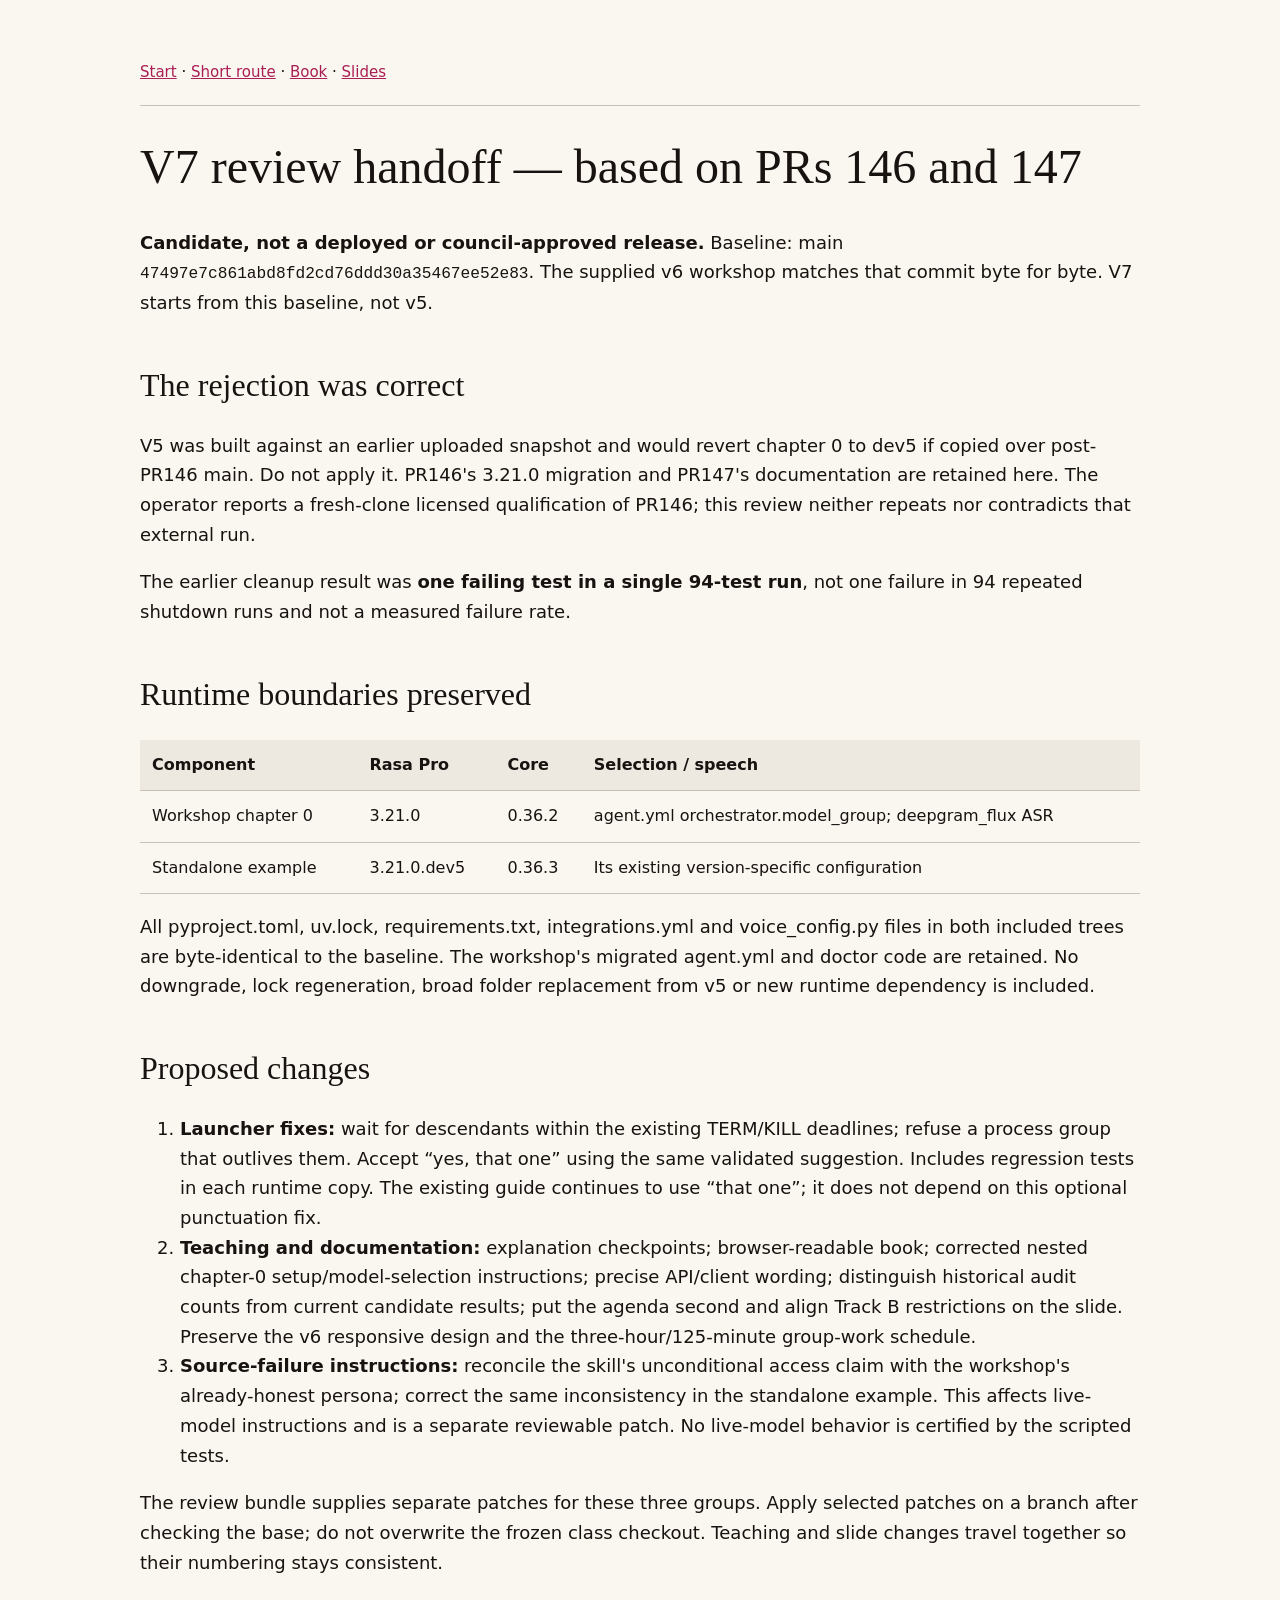
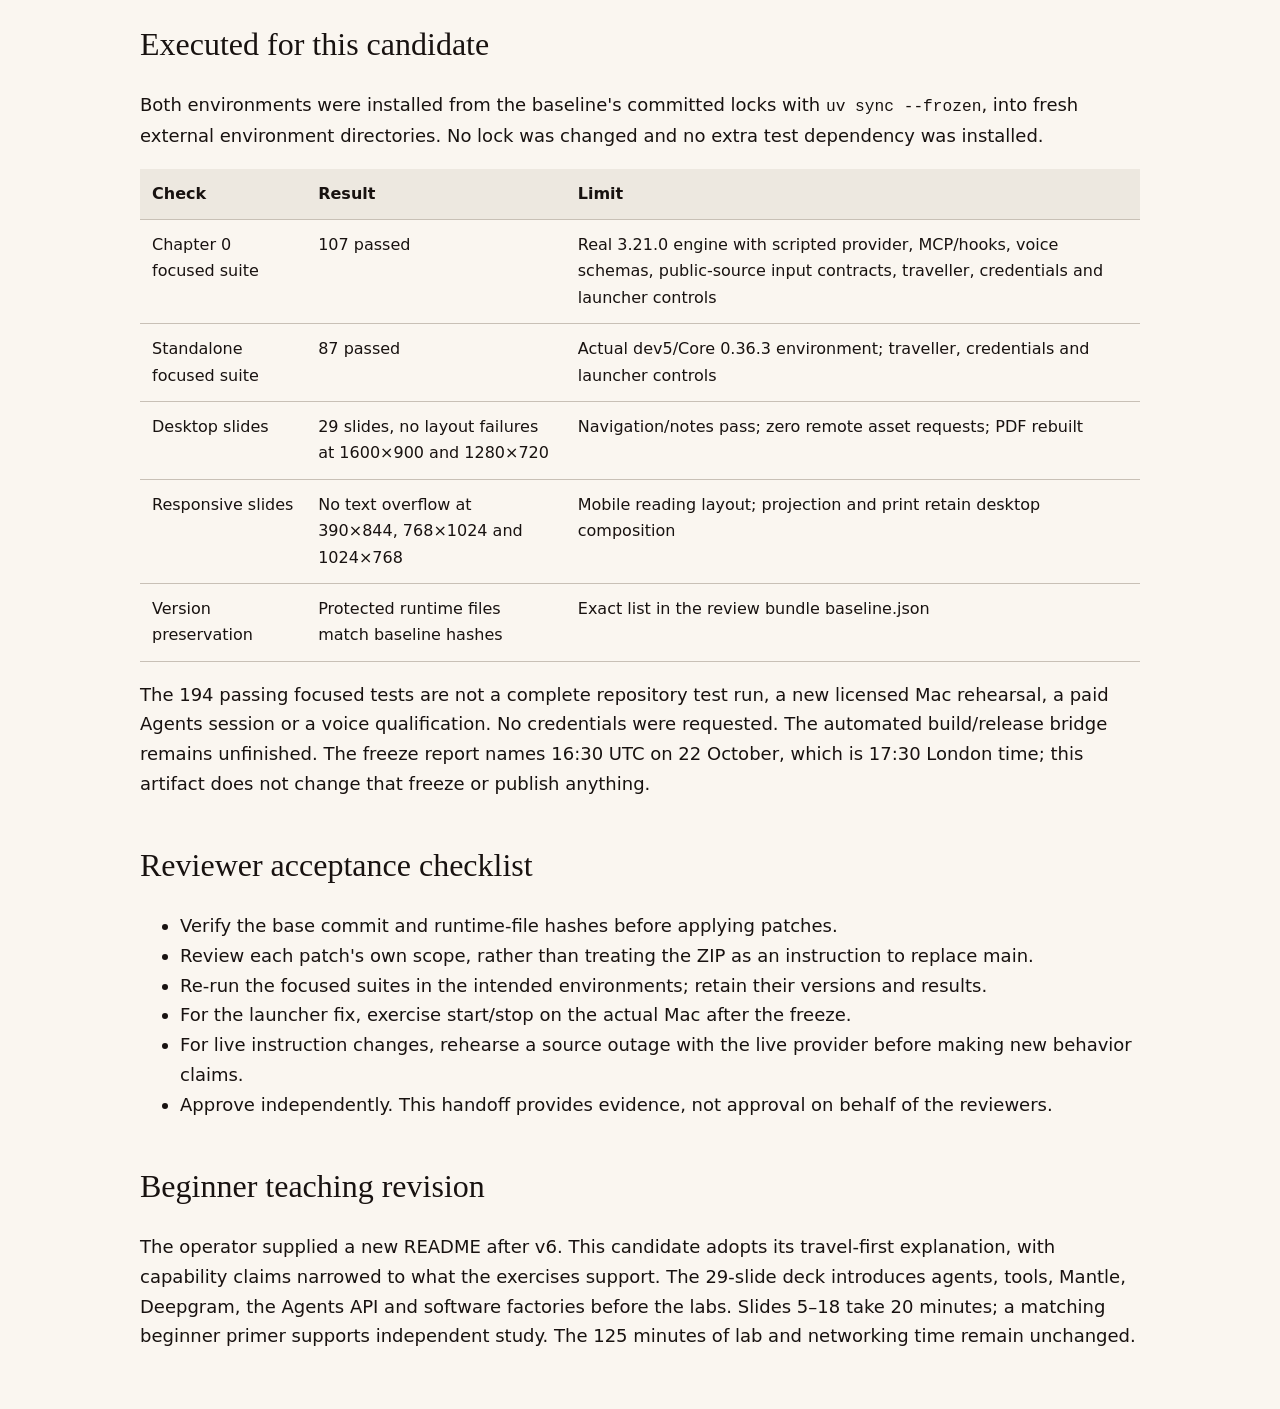
<file: workshops/software-factories-masterclass/ACCEPTANCE-HANDOFF.html>
<!doctype html><html lang="en"><meta charset="utf-8"><meta name="viewport" content="width=device-width,initial-scale=1"><title>ACCEPTANCE HANDOFF</title><style>body{max-width:1000px;margin:60px auto;padding:0 28px;background:#FAF6F0;color:#181210;font:18px/1.65 system-ui}h1,h2,h3{font-family:Georgia;font-weight:400;line-height:1.2}h1{font-size:48px}h2{margin-top:48px;font-size:32px}a{color:#AA1E54}pre{padding:22px;background:#181210;color:#FAF6F0;overflow:auto;font-size:14px;border-radius:6px}code{font-size:.9em}table{border-collapse:collapse;width:100%;font-size:16px}th,td{text-align:left;vertical-align:top;padding:12px;border-bottom:1px solid #C8C0B6}th{background:#EDE8E0}blockquote{border-left:4px solid #E85A91;margin:24px 0;padding:4px 24px;background:#FFFBF5}nav{padding-bottom:20px;border-bottom:1px solid #C8C0B6;font-size:15px}@media print{body{margin:0;font-size:11pt}pre{white-space:pre-wrap}h2,h3{break-after:avoid}tr{break-inside:avoid}}</style><nav><a href="README.html">Start</a> · <a href="PARTICIPANT-GUIDE.html">Short route</a> · <a href="book/README.html">Book</a> · <a href="slides/index.html">Slides</a></nav><main><h1>V7 review handoff — based on PRs 146 and 147</h1>
<p><strong>Candidate, not a deployed or council-approved release.</strong> Baseline: main <code>47497e7c861abd8fd2cd76ddd30a35467ee52e83</code>. The supplied v6 workshop matches that commit byte for byte. V7 starts from this baseline, not v5.</p>
<h2>The rejection was correct</h2>
<p>V5 was built against an earlier uploaded snapshot and would revert chapter 0 to dev5 if copied over post-PR146 main. Do not apply it. PR146's 3.21.0 migration and PR147's documentation are retained here. The operator reports a fresh-clone licensed qualification of PR146; this review neither repeats nor contradicts that external run.</p>
<p>The earlier cleanup result was <strong>one failing test in a single 94-test run</strong>, not one failure in 94 repeated shutdown runs and not a measured failure rate.</p>
<h2>Runtime boundaries preserved</h2>
<table>
<thead>
<tr>
<th>Component</th>
<th>Rasa Pro</th>
<th>Core</th>
<th>Selection / speech</th>
</tr>
</thead>
<tbody>
<tr>
<td>Workshop chapter 0</td>
<td>3.21.0</td>
<td>0.36.2</td>
<td>agent.yml orchestrator.model_group; deepgram_flux ASR</td>
</tr>
<tr>
<td>Standalone example</td>
<td>3.21.0.dev5</td>
<td>0.36.3</td>
<td>Its existing version-specific configuration</td>
</tr>
</tbody>
</table>
<p>All pyproject.toml, uv.lock, requirements.txt, integrations.yml and voice_config.py files in both included trees are byte-identical to the baseline. The workshop's migrated agent.yml and doctor code are retained. No downgrade, lock regeneration, broad folder replacement from v5 or new runtime dependency is included.</p>
<h2>Proposed changes</h2>
<ol>
<li><strong>Launcher fixes:</strong> wait for descendants within the existing TERM/KILL deadlines; refuse a process group that outlives them. Accept “yes, that one” using the same validated suggestion. Includes regression tests in each runtime copy. The existing guide continues to use “that one”; it does not depend on this optional punctuation fix.</li>
<li><strong>Teaching and documentation:</strong> explanation checkpoints; browser-readable book; corrected nested chapter-0 setup/model-selection instructions; precise API/client wording; distinguish historical audit counts from current candidate results; put the agenda second and align Track B restrictions on the slide. Preserve the v6 responsive design and the three-hour/125-minute group-work schedule.</li>
<li><strong>Source-failure instructions:</strong> reconcile the skill's unconditional access claim with the workshop's already-honest persona; correct the same inconsistency in the standalone example. This affects live-model instructions and is a separate reviewable patch. No live-model behavior is certified by the scripted tests.</li>
</ol>
<p>The review bundle supplies separate patches for these three groups. Apply selected patches on a branch after checking the base; do not overwrite the frozen class checkout. Teaching and slide changes travel together so their numbering stays consistent.</p>
<h2>Executed for this candidate</h2>
<p>Both environments were installed from the baseline's committed locks with <code>uv sync --frozen</code>, into fresh external environment directories. No lock was changed and no extra test dependency was installed.</p>
<table>
<thead>
<tr>
<th>Check</th>
<th>Result</th>
<th>Limit</th>
</tr>
</thead>
<tbody>
<tr>
<td>Chapter 0 focused suite</td>
<td>107 passed</td>
<td>Real 3.21.0 engine with scripted provider, MCP/hooks, voice schemas, public-source input contracts, traveller, credentials and launcher controls</td>
</tr>
<tr>
<td>Standalone focused suite</td>
<td>87 passed</td>
<td>Actual dev5/Core 0.36.3 environment; traveller, credentials and launcher controls</td>
</tr>
<tr>
<td>Desktop slides</td>
<td>29 slides, no layout failures at 1600×900 and 1280×720</td>
<td>Navigation/notes pass; zero remote asset requests; PDF rebuilt</td>
</tr>
<tr>
<td>Responsive slides</td>
<td>No text overflow at 390×844, 768×1024 and 1024×768</td>
<td>Mobile reading layout; projection and print retain desktop composition</td>
</tr>
<tr>
<td>Version preservation</td>
<td>Protected runtime files match baseline hashes</td>
<td>Exact list in the review bundle baseline.json</td>
</tr>
</tbody>
</table>
<p>The 194 passing focused tests are not a complete repository test run, a new licensed Mac rehearsal, a paid Agents session or a voice qualification. No credentials were requested. The automated build/release bridge remains unfinished. The freeze report names 16:30 UTC on 22 October, which is 17:30 London time; this artifact does not change that freeze or publish anything.</p>
<h2>Reviewer acceptance checklist</h2>
<ul>
<li>Verify the base commit and runtime-file hashes before applying patches.</li>
<li>Review each patch's own scope, rather than treating the ZIP as an instruction to replace main.</li>
<li>Re-run the focused suites in the intended environments; retain their versions and results.</li>
<li>For the launcher fix, exercise start/stop on the actual Mac after the freeze.</li>
<li>For live instruction changes, rehearse a source outage with the live provider before making new behavior claims.</li>
<li>Approve independently. This handoff provides evidence, not approval on behalf of the reviewers.</li>
</ul>
<h2>Beginner teaching revision</h2>
<p>The operator supplied a new README after v6. This candidate adopts its travel-first explanation, with capability claims narrowed to what the exercises support. The 29-slide deck introduces agents, tools, Mantle, Deepgram, the Agents API and software factories before the labs. Slides 5–18 take 20 minutes; a matching beginner primer supports independent study. The 125 minutes of lab and networking time remain unchanged.</p>
</main></html>
</file>
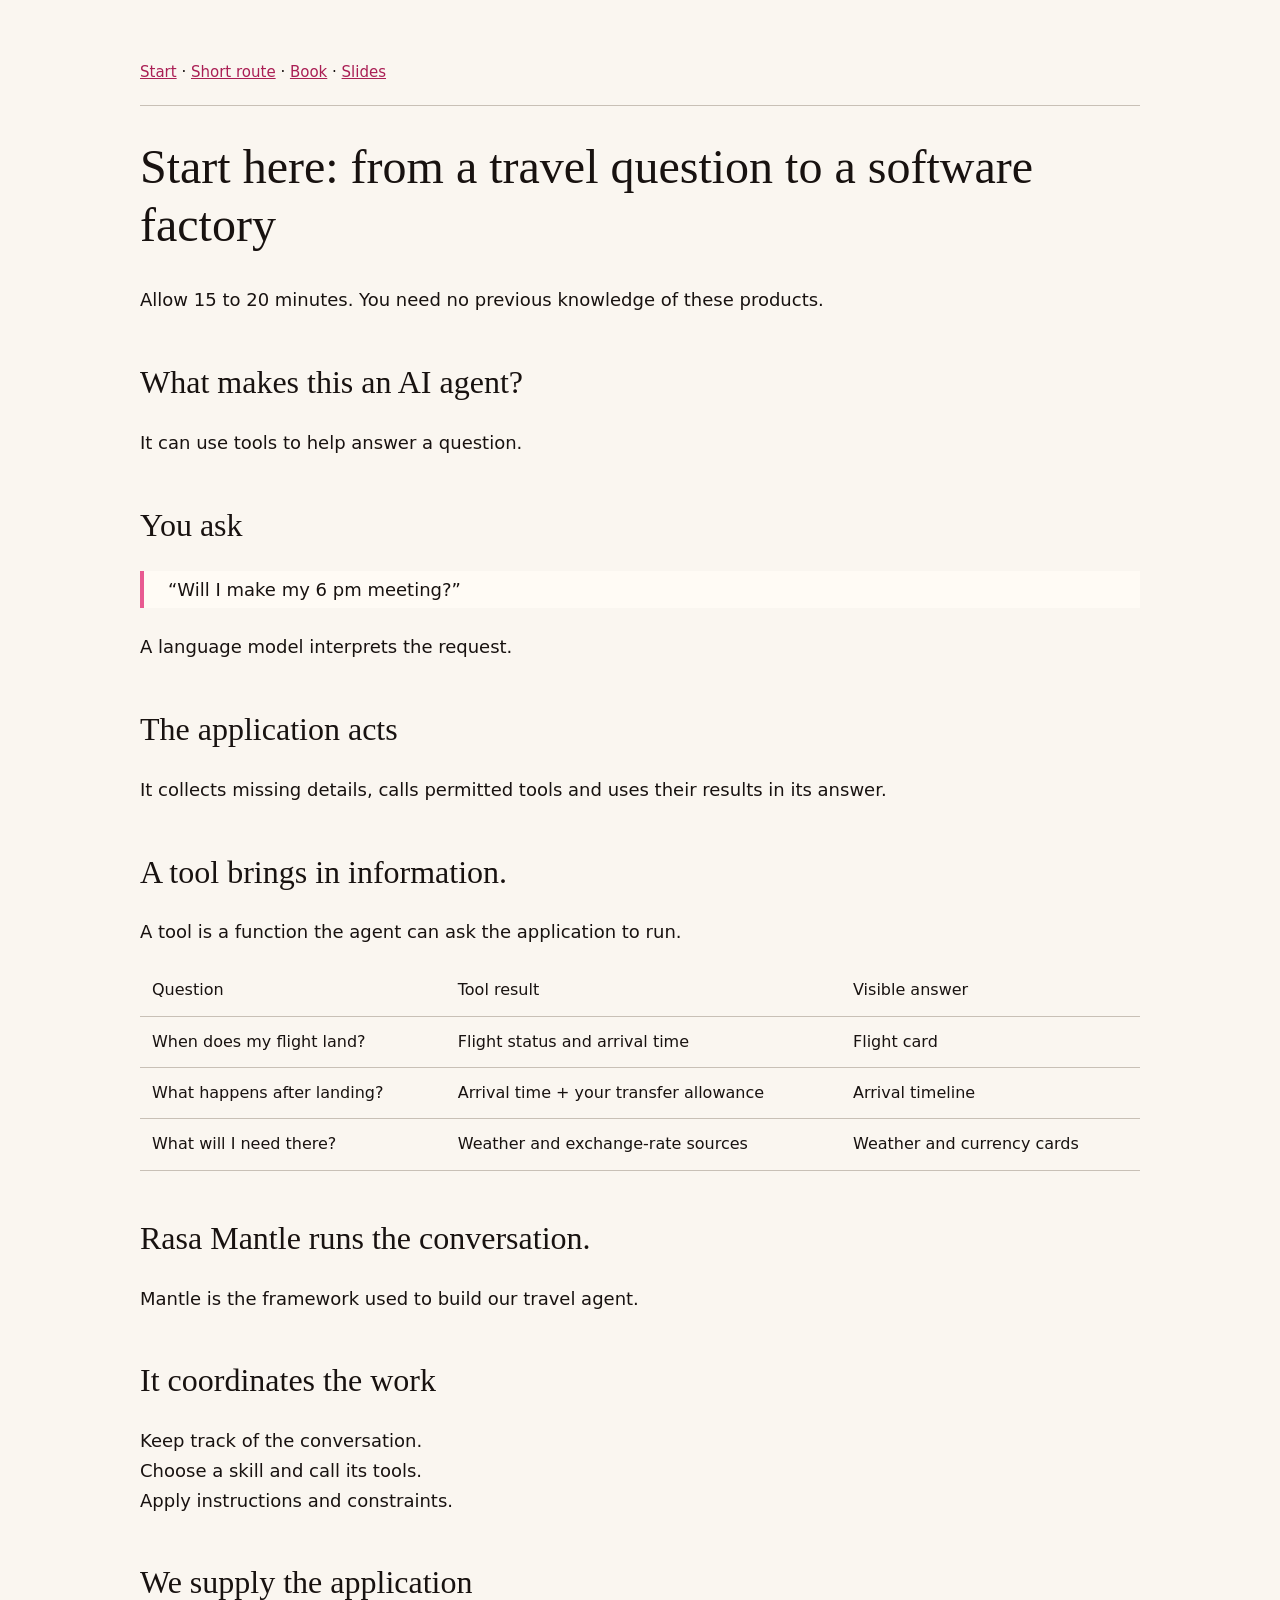
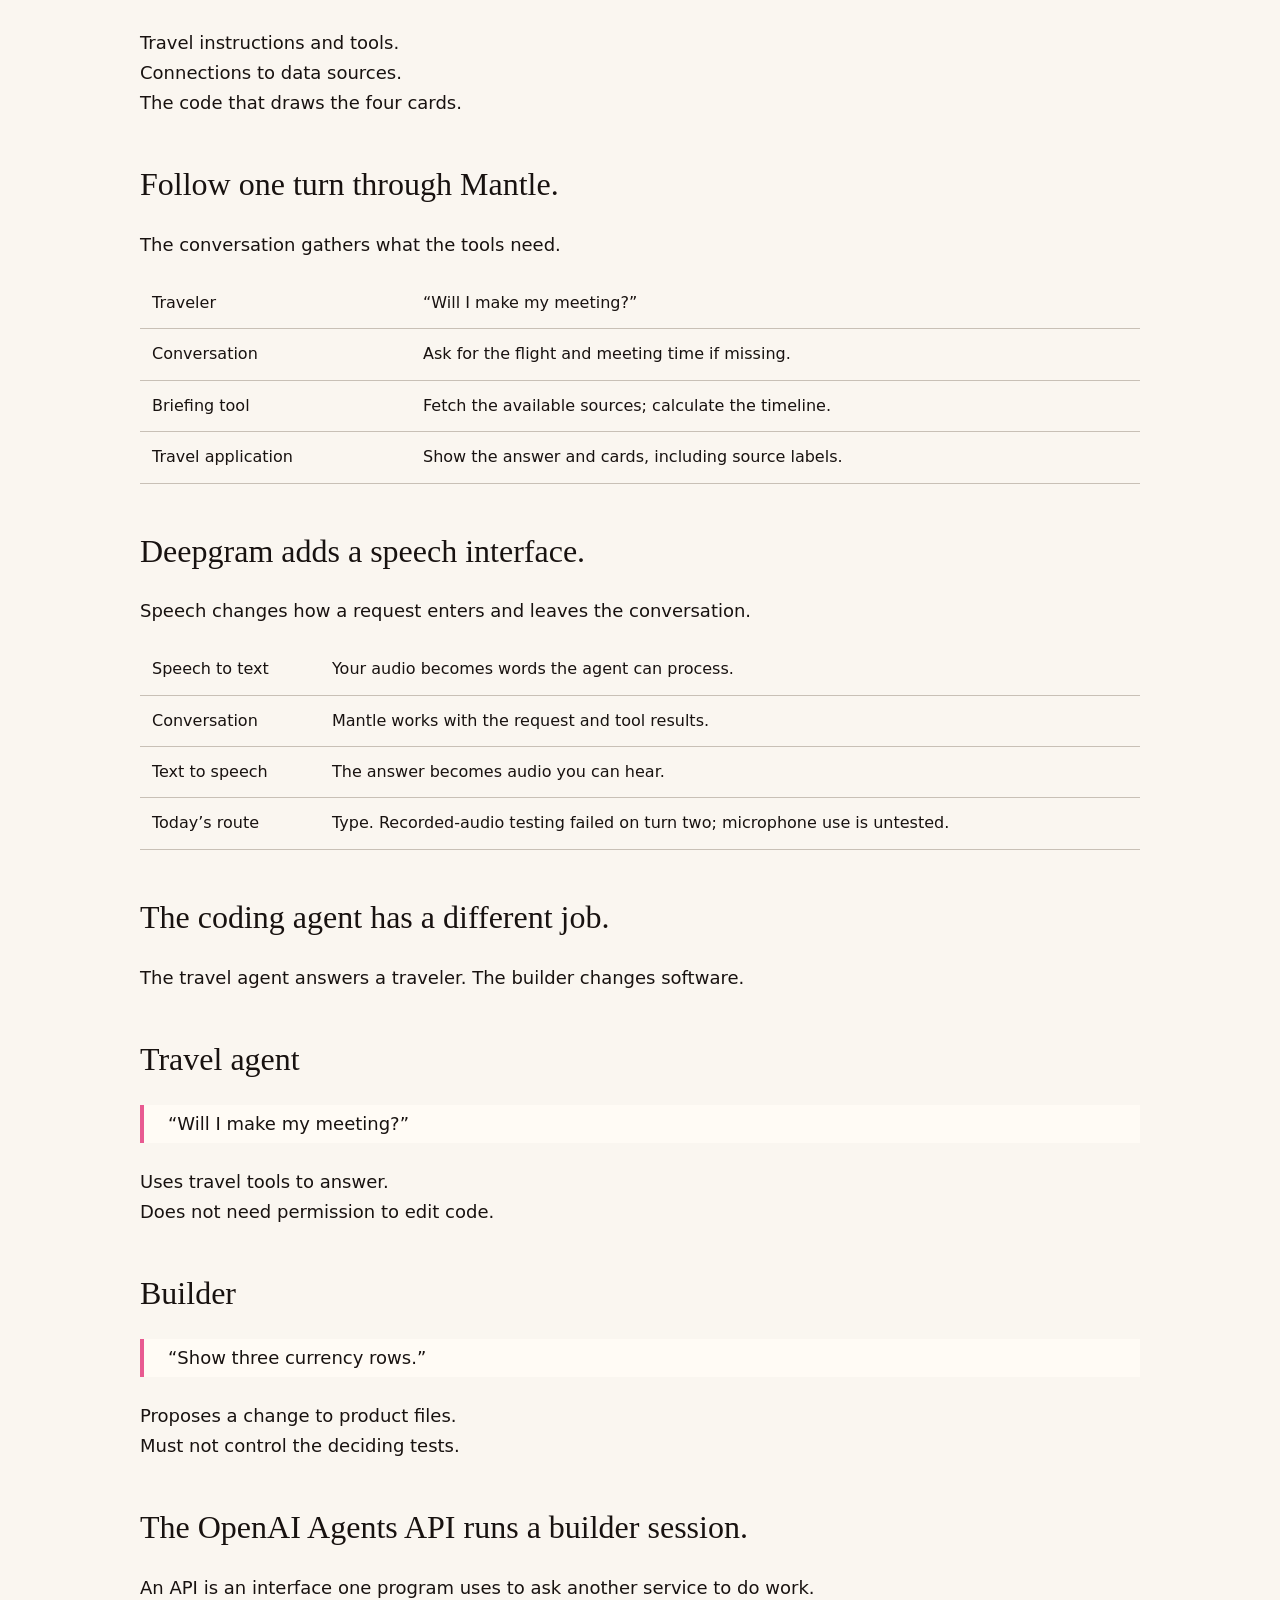
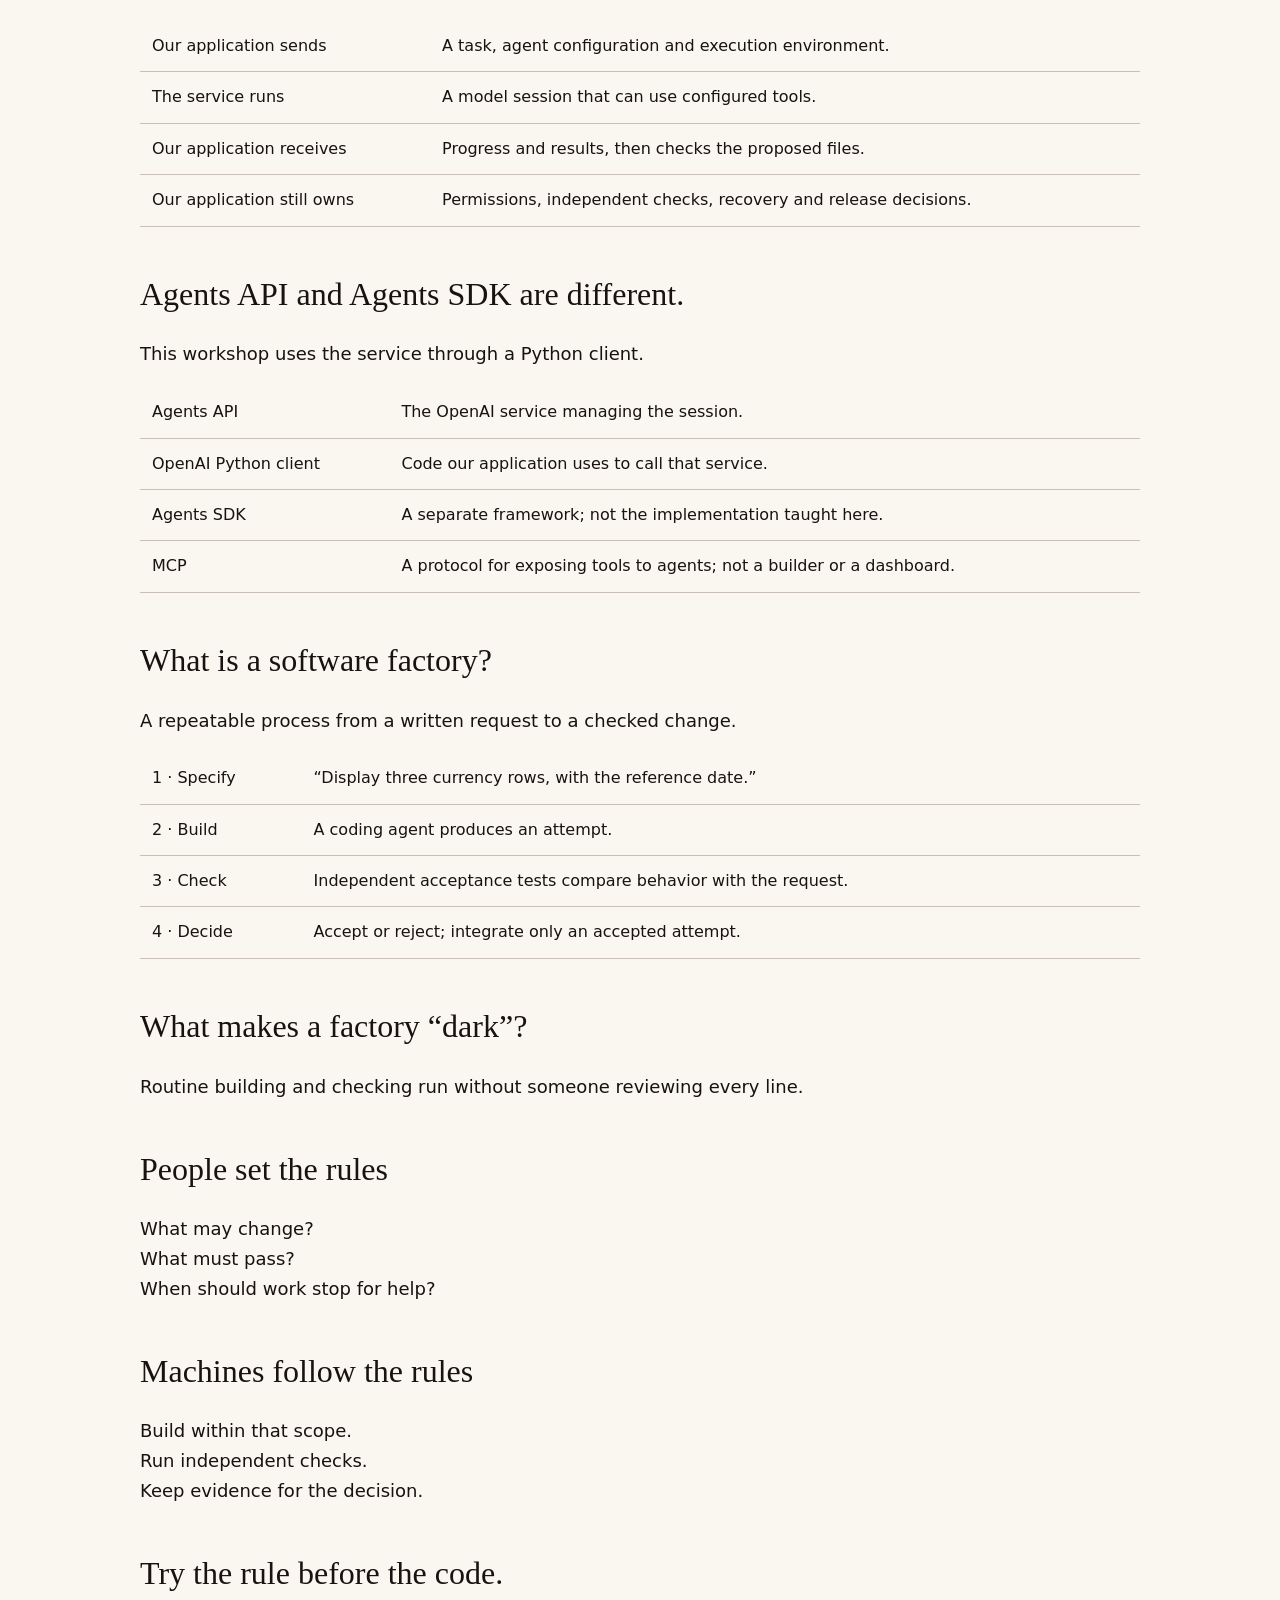
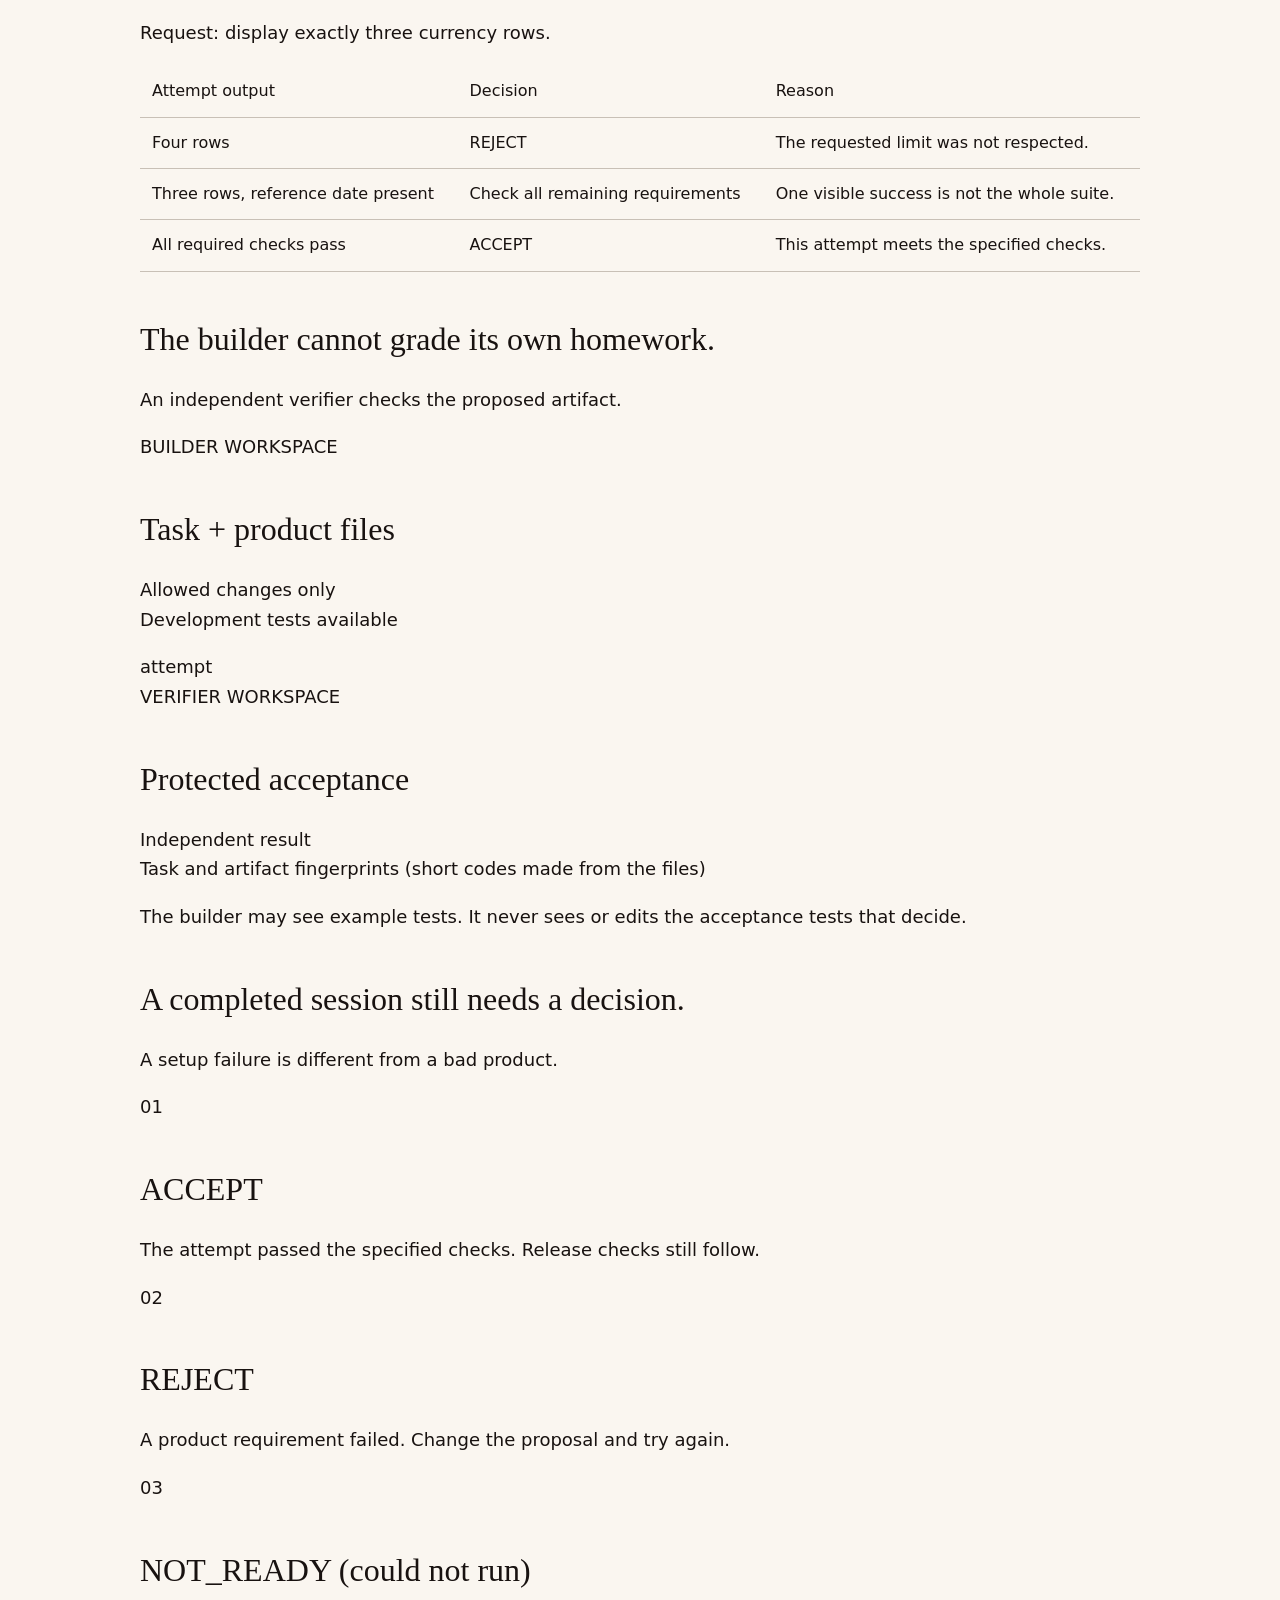
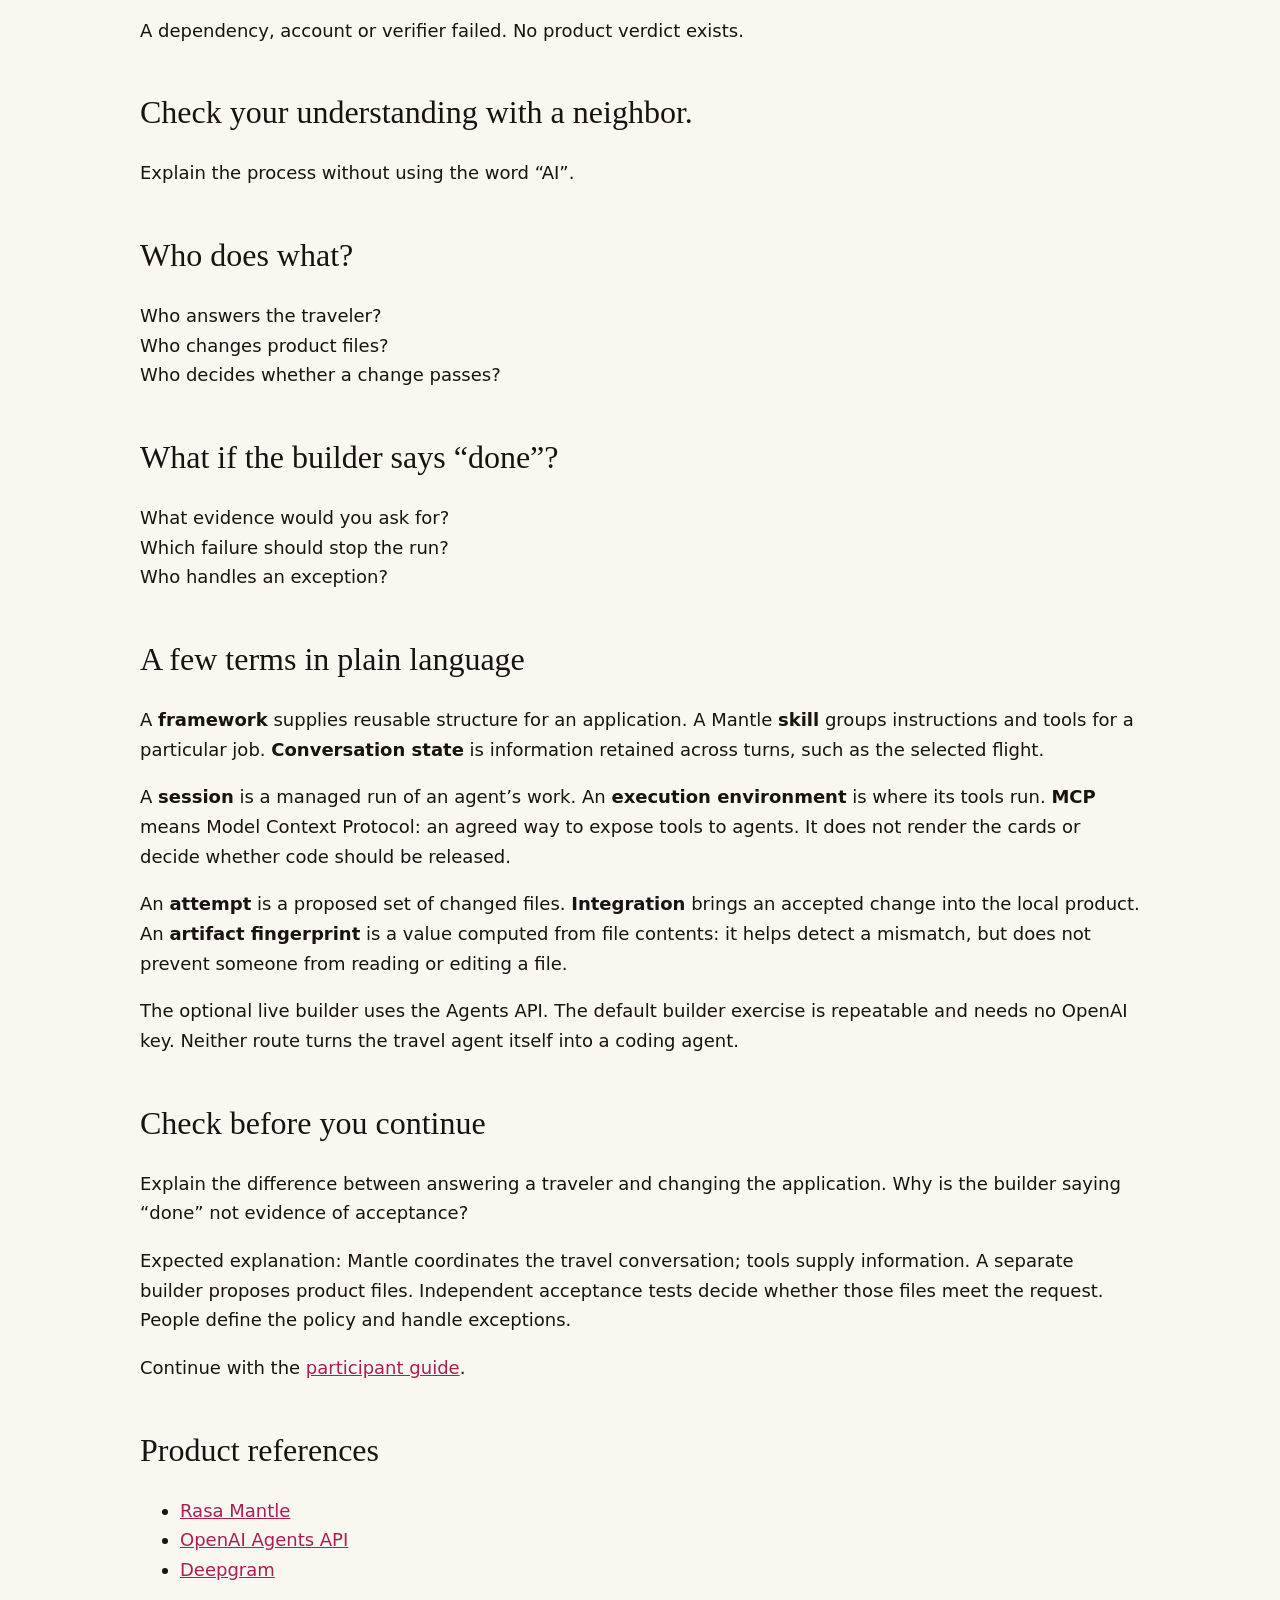
<file: workshops/software-factories-masterclass/BEGINNER-PRIMER.html>
<!doctype html><html lang="en"><meta charset="utf-8"><meta name="viewport" content="width=device-width,initial-scale=1"><title>BEGINNER PRIMER</title><style>body{max-width:1000px;margin:60px auto;padding:0 28px;background:#FAF6F0;color:#181210;font:18px/1.65 system-ui}h1,h2,h3{font-family:Georgia;font-weight:400;line-height:1.2}h1{font-size:48px}h2{margin-top:48px;font-size:32px}a{color:#AA1E54}pre{padding:22px;background:#181210;color:#FAF6F0;overflow:auto;font-size:14px;border-radius:6px}code{font-size:.9em}table{border-collapse:collapse;width:100%;font-size:16px}th,td{text-align:left;vertical-align:top;padding:12px;border-bottom:1px solid #C8C0B6}th{background:#EDE8E0}blockquote{border-left:4px solid #E85A91;margin:24px 0;padding:4px 24px;background:#FFFBF5}nav{padding-bottom:20px;border-bottom:1px solid #C8C0B6;font-size:15px}@media print{body{margin:0;font-size:11pt}pre{white-space:pre-wrap}h2,h3{break-after:avoid}tr{break-inside:avoid}}</style><nav><a href="README.html">Start</a> · <a href="PARTICIPANT-GUIDE.html">Short route</a> · <a href="book/README.html">Book</a> · <a href="slides/index.html">Slides</a></nav><main><h1>Start here: from a travel question to a software factory</h1>
<p>Allow 15 to 20 minutes. You need no previous knowledge of these products.</p>
<h2>What makes this an AI agent?</h2>
<p>It can use tools to help answer a question.</p>
<div class="contrast"><div><h2>You ask</h2><blockquote>“Will I make my 6 pm meeting?”</blockquote><p>A language model interprets the request.</p></div><div><h2>The application acts</h2><p>It collects missing details, calls permitted tools and uses their results in its answer.</p></div></div>
<h2>A tool brings in information.</h2>
<p>A tool is a function the agent can ask the application to run.</p>
<table><tr><td>Question</td><td>Tool result</td><td>Visible answer</td></tr><tr><td>When does my flight land?</td><td>Flight status and arrival time</td><td>Flight card</td></tr><tr><td>What happens after landing?</td><td>Arrival time + your transfer allowance</td><td>Arrival timeline</td></tr><tr><td>What will I need there?</td><td>Weather and exchange-rate sources</td><td>Weather and currency cards</td></tr></table>
<h2>Rasa Mantle runs the conversation.</h2>
<p>Mantle is the framework used to build our travel agent.</p>
<div class="contrast"><div><h2>It coordinates the work</h2><p>Keep track of the conversation.<br>Choose a skill and call its tools.<br>Apply instructions and constraints.</p></div><div><h2>We supply the application</h2><p>Travel instructions and tools.<br>Connections to data sources.<br>The code that draws the four cards.</p></div></div>
<h2>Follow one turn through Mantle.</h2>
<p>The conversation gathers what the tools need.</p>
<table><tr><td>Traveler</td><td>“Will I make my meeting?”</td></tr><tr><td>Conversation</td><td>Ask for the flight and meeting time if missing.</td></tr><tr><td>Briefing tool</td><td>Fetch the available sources; calculate the timeline.</td></tr><tr><td>Travel application</td><td>Show the answer and cards, including source labels.</td></tr></table>
<h2>Deepgram adds a speech interface.</h2>
<p>Speech changes how a request enters and leaves the conversation.</p>
<table><tr><td>Speech to text</td><td>Your audio becomes words the agent can process.</td></tr><tr><td>Conversation</td><td>Mantle works with the request and tool results.</td></tr><tr><td>Text to speech</td><td>The answer becomes audio you can hear.</td></tr><tr><td>Today’s route</td><td>Type. Recorded-audio testing failed on turn two; microphone use is untested.</td></tr></table>
<h2>The coding agent has a different job.</h2>
<p>The travel agent answers a traveler. The builder changes software.</p>
<div class="contrast"><div><h2>Travel agent</h2><blockquote>“Will I make my meeting?”</blockquote><p>Uses travel tools to answer.<br>Does not need permission to edit code.</p></div><div><h2>Builder</h2><blockquote>“Show three currency rows.”</blockquote><p>Proposes a change to product files.<br>Must not control the deciding tests.</p></div></div>
<h2>The OpenAI Agents API runs a builder session.</h2>
<p>An API is an interface one program uses to ask another service to do work.</p>
<table><tr><td>Our application sends</td><td>A task, agent configuration and execution environment.</td></tr><tr><td>The service runs</td><td>A model session that can use configured tools.</td></tr><tr><td>Our application receives</td><td>Progress and results, then checks the proposed files.</td></tr><tr><td>Our application still owns</td><td>Permissions, independent checks, recovery and release decisions.</td></tr></table>
<h2>Agents API and Agents SDK are different.</h2>
<p>This workshop uses the service through a Python client.</p>
<table><tr><td>Agents API</td><td>The OpenAI service managing the session.</td></tr><tr><td>OpenAI Python client</td><td>Code our application uses to call that service.</td></tr><tr><td>Agents SDK</td><td>A separate framework; not the implementation taught here.</td></tr><tr><td>MCP</td><td>A protocol for exposing tools to agents; not a builder or a dashboard.</td></tr></table>
<h2>What is a software factory?</h2>
<p>A repeatable process from a written request to a checked change.</p>
<table><tr><td>1 · Specify</td><td>“Display three currency rows, with the reference date.”</td></tr><tr><td>2 · Build</td><td>A coding agent produces an attempt.</td></tr><tr><td>3 · Check</td><td>Independent acceptance tests compare behavior with the request.</td></tr><tr><td>4 · Decide</td><td>Accept or reject; integrate only an accepted attempt.</td></tr></table>
<h2>What makes a factory “dark”?</h2>
<p>Routine building and checking run without someone reviewing every line.</p>
<div class="contrast"><div><h2>People set the rules</h2><p>What may change?<br>What must pass?<br>When should work stop for help?</p></div><div><h2>Machines follow the rules</h2><p>Build within that scope.<br>Run independent checks.<br>Keep evidence for the decision.</p></div></div>
<h2>Try the rule before the code.</h2>
<p>Request: display exactly three currency rows.</p>
<table><tr><td>Attempt output</td><td>Decision</td><td>Reason</td></tr><tr><td>Four rows</td><td>REJECT</td><td>The requested limit was not respected.</td></tr><tr><td>Three rows, reference date present</td><td>Check all remaining requirements</td><td>One visible success is not the whole suite.</td></tr><tr><td>All required checks pass</td><td>ACCEPT</td><td>This attempt meets the specified checks.</td></tr></table>
<h2>The builder cannot grade its own homework.</h2>
<p>An independent verifier checks the proposed artifact.</p>
<div class="boundary"><div class="build-zone"><label>BUILDER WORKSPACE</label><h2>Task + product files</h2><p>Allowed changes only<br>Development tests available</p></div><div class="boundary-line">attempt</div><div class="verify-zone"><label>VERIFIER WORKSPACE</label><h2>Protected acceptance</h2><p>Independent result<br>Task and artifact fingerprints (short codes made from the files)</p></div></div><p class="caption">The builder may see example tests. It never sees or edits the acceptance tests that decide.</p>
<h2>A completed session still needs a decision.</h2>
<p>A setup failure is different from a bad product.</p>
<div class="panels"><article><span class="num">01</span><h2>ACCEPT</h2><p>The attempt passed the specified checks. Release checks still follow.</p></article><article><span class="num">02</span><h2>REJECT</h2><p>A product requirement failed. Change the proposal and try again.</p></article><article><span class="num">03</span><h2>NOT_READY (could not run)</h2><p>A dependency, account or verifier failed. No product verdict exists.</p></article></div>
<h2>Check your understanding with a neighbor.</h2>
<p>Explain the process without using the word “AI”.</p>
<div class="contrast"><div><h2>Who does what?</h2><p>Who answers the traveler?<br>Who changes product files?<br>Who decides whether a change passes?</p></div><div><h2>What if the builder says “done”?</h2><p>What evidence would you ask for?<br>Which failure should stop the run?<br>Who handles an exception?</p></div></div>
<h2>A few terms in plain language</h2>
<p>A <strong>framework</strong> supplies reusable structure for an application. A Mantle <strong>skill</strong> groups instructions and tools for a particular job. <strong>Conversation state</strong> is information retained across turns, such as the selected flight.</p>
<p>A <strong>session</strong> is a managed run of an agent’s work. An <strong>execution environment</strong> is where its tools run. <strong>MCP</strong> means Model Context Protocol: an agreed way to expose tools to agents. It does not render the cards or decide whether code should be released.</p>
<p>An <strong>attempt</strong> is a proposed set of changed files. <strong>Integration</strong> brings an accepted change into the local product. An <strong>artifact fingerprint</strong> is a value computed from file contents: it helps detect a mismatch, but does not prevent someone from reading or editing a file.</p>
<p>The optional live builder uses the Agents API. The default builder exercise is repeatable and needs no OpenAI key. Neither route turns the travel agent itself into a coding agent.</p>
<h2>Check before you continue</h2>
<p>Explain the difference between answering a traveler and changing the application. Why is the builder saying “done” not evidence of acceptance?</p>
<p>Expected explanation: Mantle coordinates the travel conversation; tools supply information. A separate builder proposes product files. Independent acceptance tests decide whether those files meet the request. People define the policy and handle exceptions.</p>
<p>Continue with the <a href="PARTICIPANT-GUIDE.html">participant guide</a>.</p>
<h2>Product references</h2>
<ul>
<li><a href="https://mantle.rasa.com/">Rasa Mantle</a></li>
<li><a href="https://developers.openai.com/api/docs/guides/agents-api/overview">OpenAI Agents API</a></li>
<li><a href="https://developers.deepgram.com/docs/overview">Deepgram</a></li>
</ul>
</main></html>
</file>
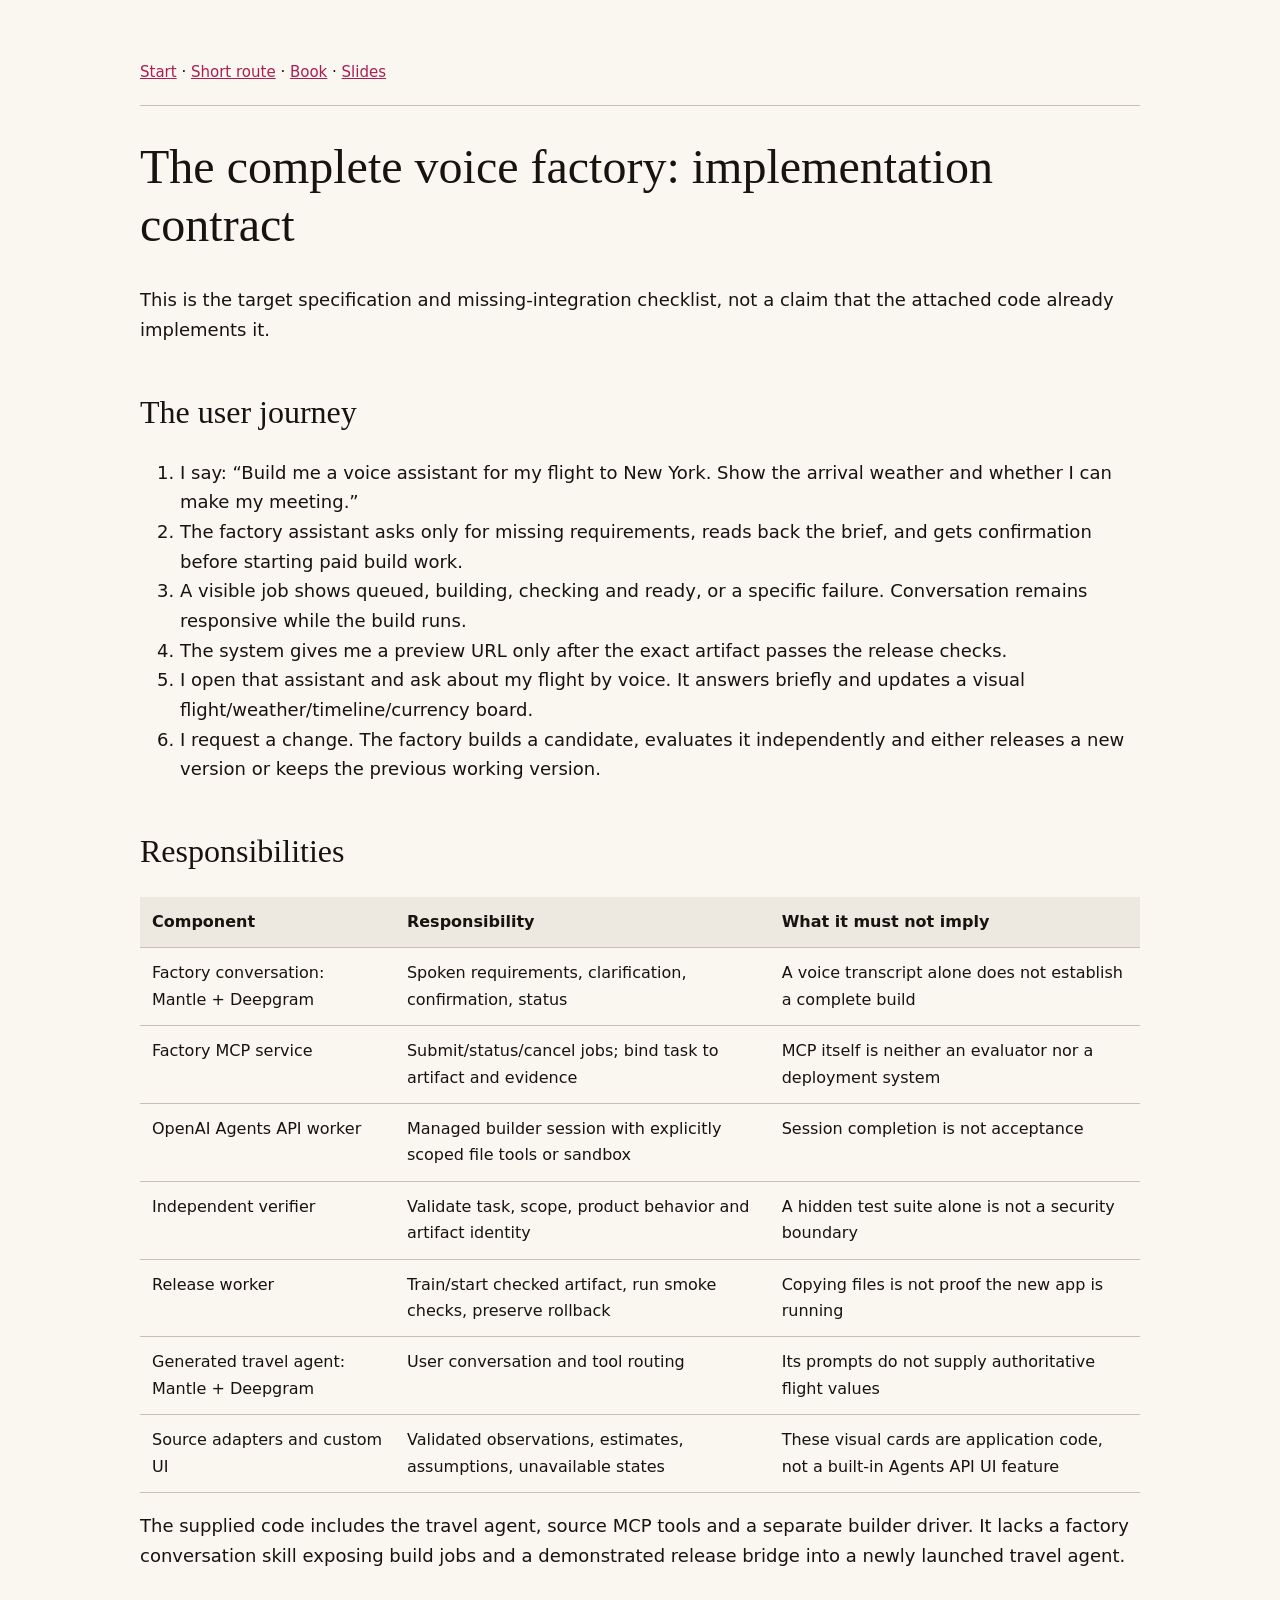
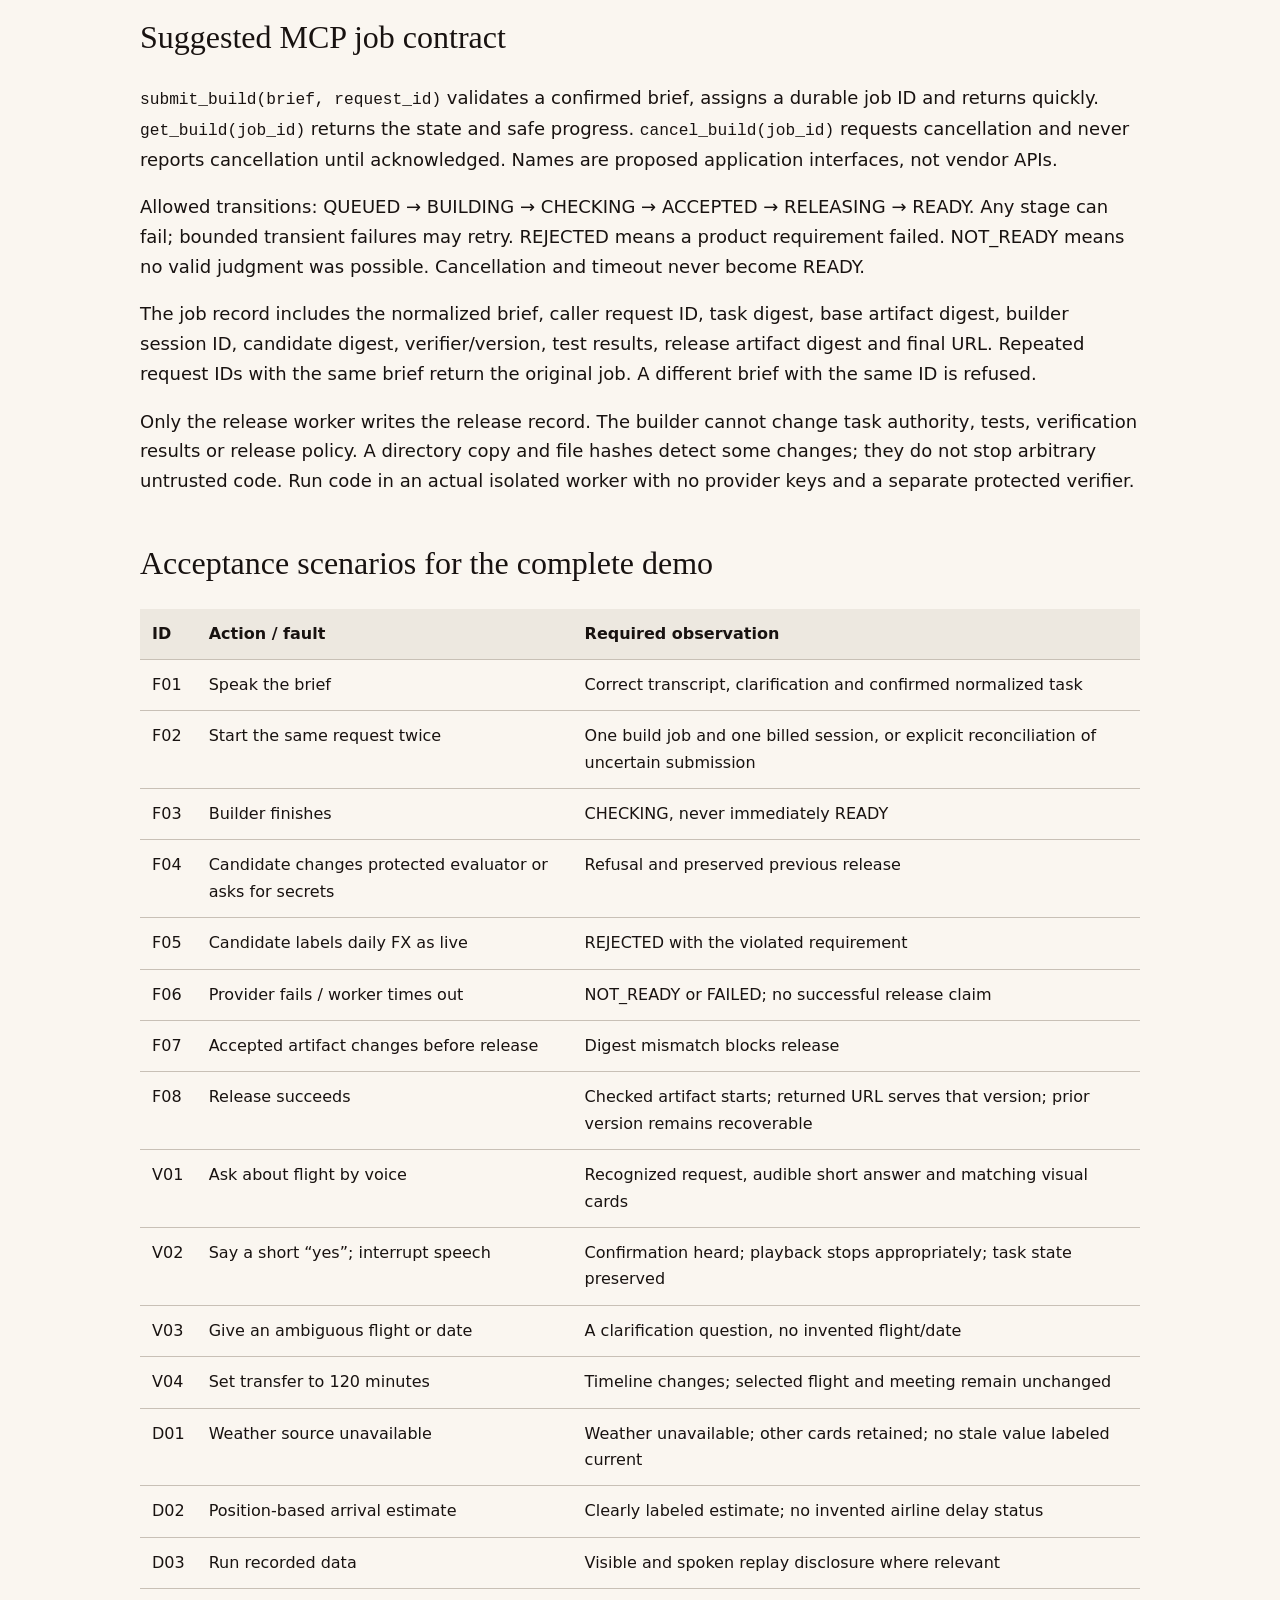
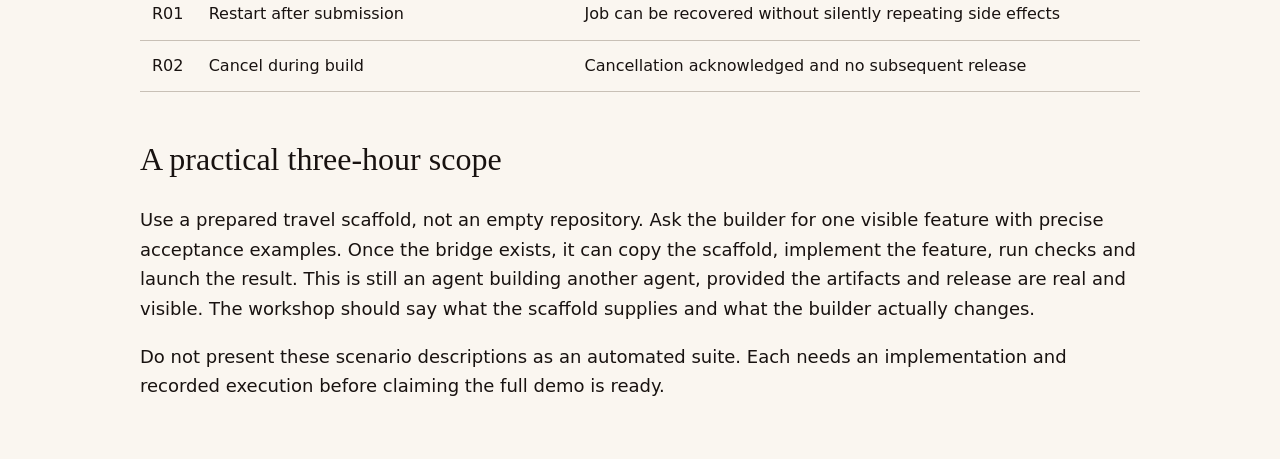
<file: workshops/software-factories-masterclass/BUILD-CONTRACT.html>
<!doctype html><html lang="en"><meta charset="utf-8"><meta name="viewport" content="width=device-width,initial-scale=1"><title>BUILD CONTRACT</title><style>body{max-width:1000px;margin:60px auto;padding:0 28px;background:#FAF6F0;color:#181210;font:18px/1.65 system-ui}h1,h2,h3{font-family:Georgia;font-weight:400;line-height:1.2}h1{font-size:48px}h2{margin-top:48px;font-size:32px}a{color:#AA1E54}pre{padding:22px;background:#181210;color:#FAF6F0;overflow:auto;font-size:14px;border-radius:6px}code{font-size:.9em}table{border-collapse:collapse;width:100%;font-size:16px}th,td{text-align:left;vertical-align:top;padding:12px;border-bottom:1px solid #C8C0B6}th{background:#EDE8E0}blockquote{border-left:4px solid #E85A91;margin:24px 0;padding:4px 24px;background:#FFFBF5}nav{padding-bottom:20px;border-bottom:1px solid #C8C0B6;font-size:15px}@media print{body{margin:0;font-size:11pt}pre{white-space:pre-wrap}h2,h3{break-after:avoid}tr{break-inside:avoid}}</style><nav><a href="README.html">Start</a> · <a href="PARTICIPANT-GUIDE.html">Short route</a> · <a href="book/README.html">Book</a> · <a href="slides/index.html">Slides</a></nav><main><h1>The complete voice factory: implementation contract</h1>
<p>This is the target specification and missing-integration checklist, not a claim that the attached code already implements it.</p>
<h2>The user journey</h2>
<ol>
<li>I say: “Build me a voice assistant for my flight to New York. Show the arrival weather and whether I can make my meeting.”</li>
<li>The factory assistant asks only for missing requirements, reads back the brief, and gets confirmation before starting paid build work.</li>
<li>A visible job shows queued, building, checking and ready, or a specific failure. Conversation remains responsive while the build runs.</li>
<li>The system gives me a preview URL only after the exact artifact passes the release checks.</li>
<li>I open that assistant and ask about my flight by voice. It answers briefly and updates a visual flight/weather/timeline/currency board.</li>
<li>I request a change. The factory builds a candidate, evaluates it independently and either releases a new version or keeps the previous working version.</li>
</ol>
<h2>Responsibilities</h2>
<table>
<thead>
<tr>
<th>Component</th>
<th>Responsibility</th>
<th>What it must not imply</th>
</tr>
</thead>
<tbody>
<tr>
<td>Factory conversation: Mantle + Deepgram</td>
<td>Spoken requirements, clarification, confirmation, status</td>
<td>A voice transcript alone does not establish a complete build</td>
</tr>
<tr>
<td>Factory MCP service</td>
<td>Submit/status/cancel jobs; bind task to artifact and evidence</td>
<td>MCP itself is neither an evaluator nor a deployment system</td>
</tr>
<tr>
<td>OpenAI Agents API worker</td>
<td>Managed builder session with explicitly scoped file tools or sandbox</td>
<td>Session completion is not acceptance</td>
</tr>
<tr>
<td>Independent verifier</td>
<td>Validate task, scope, product behavior and artifact identity</td>
<td>A hidden test suite alone is not a security boundary</td>
</tr>
<tr>
<td>Release worker</td>
<td>Train/start checked artifact, run smoke checks, preserve rollback</td>
<td>Copying files is not proof the new app is running</td>
</tr>
<tr>
<td>Generated travel agent: Mantle + Deepgram</td>
<td>User conversation and tool routing</td>
<td>Its prompts do not supply authoritative flight values</td>
</tr>
<tr>
<td>Source adapters and custom UI</td>
<td>Validated observations, estimates, assumptions, unavailable states</td>
<td>These visual cards are application code, not a built-in Agents API UI feature</td>
</tr>
</tbody>
</table>
<p>The supplied code includes the travel agent, source MCP tools and a separate builder driver. It lacks a factory conversation skill exposing build jobs and a demonstrated release bridge into a newly launched travel agent.</p>
<h2>Suggested MCP job contract</h2>
<p><code>submit_build(brief, request_id)</code> validates a confirmed brief, assigns a durable job ID and returns quickly. <code>get_build(job_id)</code> returns the state and safe progress. <code>cancel_build(job_id)</code> requests cancellation and never reports cancellation until acknowledged. Names are proposed application interfaces, not vendor APIs.</p>
<p>Allowed transitions: QUEUED → BUILDING → CHECKING → ACCEPTED → RELEASING → READY. Any stage can fail; bounded transient failures may retry. REJECTED means a product requirement failed. NOT_READY means no valid judgment was possible. Cancellation and timeout never become READY.</p>
<p>The job record includes the normalized brief, caller request ID, task digest, base artifact digest, builder session ID, candidate digest, verifier/version, test results, release artifact digest and final URL. Repeated request IDs with the same brief return the original job. A different brief with the same ID is refused.</p>
<p>Only the release worker writes the release record. The builder cannot change task authority, tests, verification results or release policy. A directory copy and file hashes detect some changes; they do not stop arbitrary untrusted code. Run code in an actual isolated worker with no provider keys and a separate protected verifier.</p>
<h2>Acceptance scenarios for the complete demo</h2>
<table>
<thead>
<tr>
<th>ID</th>
<th>Action / fault</th>
<th>Required observation</th>
</tr>
</thead>
<tbody>
<tr>
<td>F01</td>
<td>Speak the brief</td>
<td>Correct transcript, clarification and confirmed normalized task</td>
</tr>
<tr>
<td>F02</td>
<td>Start the same request twice</td>
<td>One build job and one billed session, or explicit reconciliation of uncertain submission</td>
</tr>
<tr>
<td>F03</td>
<td>Builder finishes</td>
<td>CHECKING, never immediately READY</td>
</tr>
<tr>
<td>F04</td>
<td>Candidate changes protected evaluator or asks for secrets</td>
<td>Refusal and preserved previous release</td>
</tr>
<tr>
<td>F05</td>
<td>Candidate labels daily FX as live</td>
<td>REJECTED with the violated requirement</td>
</tr>
<tr>
<td>F06</td>
<td>Provider fails / worker times out</td>
<td>NOT_READY or FAILED; no successful release claim</td>
</tr>
<tr>
<td>F07</td>
<td>Accepted artifact changes before release</td>
<td>Digest mismatch blocks release</td>
</tr>
<tr>
<td>F08</td>
<td>Release succeeds</td>
<td>Checked artifact starts; returned URL serves that version; prior version remains recoverable</td>
</tr>
<tr>
<td>V01</td>
<td>Ask about flight by voice</td>
<td>Recognized request, audible short answer and matching visual cards</td>
</tr>
<tr>
<td>V02</td>
<td>Say a short “yes”; interrupt speech</td>
<td>Confirmation heard; playback stops appropriately; task state preserved</td>
</tr>
<tr>
<td>V03</td>
<td>Give an ambiguous flight or date</td>
<td>A clarification question, no invented flight/date</td>
</tr>
<tr>
<td>V04</td>
<td>Set transfer to 120 minutes</td>
<td>Timeline changes; selected flight and meeting remain unchanged</td>
</tr>
<tr>
<td>D01</td>
<td>Weather source unavailable</td>
<td>Weather unavailable; other cards retained; no stale value labeled current</td>
</tr>
<tr>
<td>D02</td>
<td>Position-based arrival estimate</td>
<td>Clearly labeled estimate; no invented airline delay status</td>
</tr>
<tr>
<td>D03</td>
<td>Run recorded data</td>
<td>Visible and spoken replay disclosure where relevant</td>
</tr>
<tr>
<td>R01</td>
<td>Restart after submission</td>
<td>Job can be recovered without silently repeating side effects</td>
</tr>
<tr>
<td>R02</td>
<td>Cancel during build</td>
<td>Cancellation acknowledged and no subsequent release</td>
</tr>
</tbody>
</table>
<h2>A practical three-hour scope</h2>
<p>Use a prepared travel scaffold, not an empty repository. Ask the builder for one visible feature with precise acceptance examples. Once the bridge exists, it can copy the scaffold, implement the feature, run checks and launch the result. This is still an agent building another agent, provided the artifacts and release are real and visible. The workshop should say what the scaffold supplies and what the builder actually changes.</p>
<p>Do not present these scenario descriptions as an automated suite. Each needs an implementation and recorded execution before claiming the full demo is ready.</p>
</main></html>
</file>
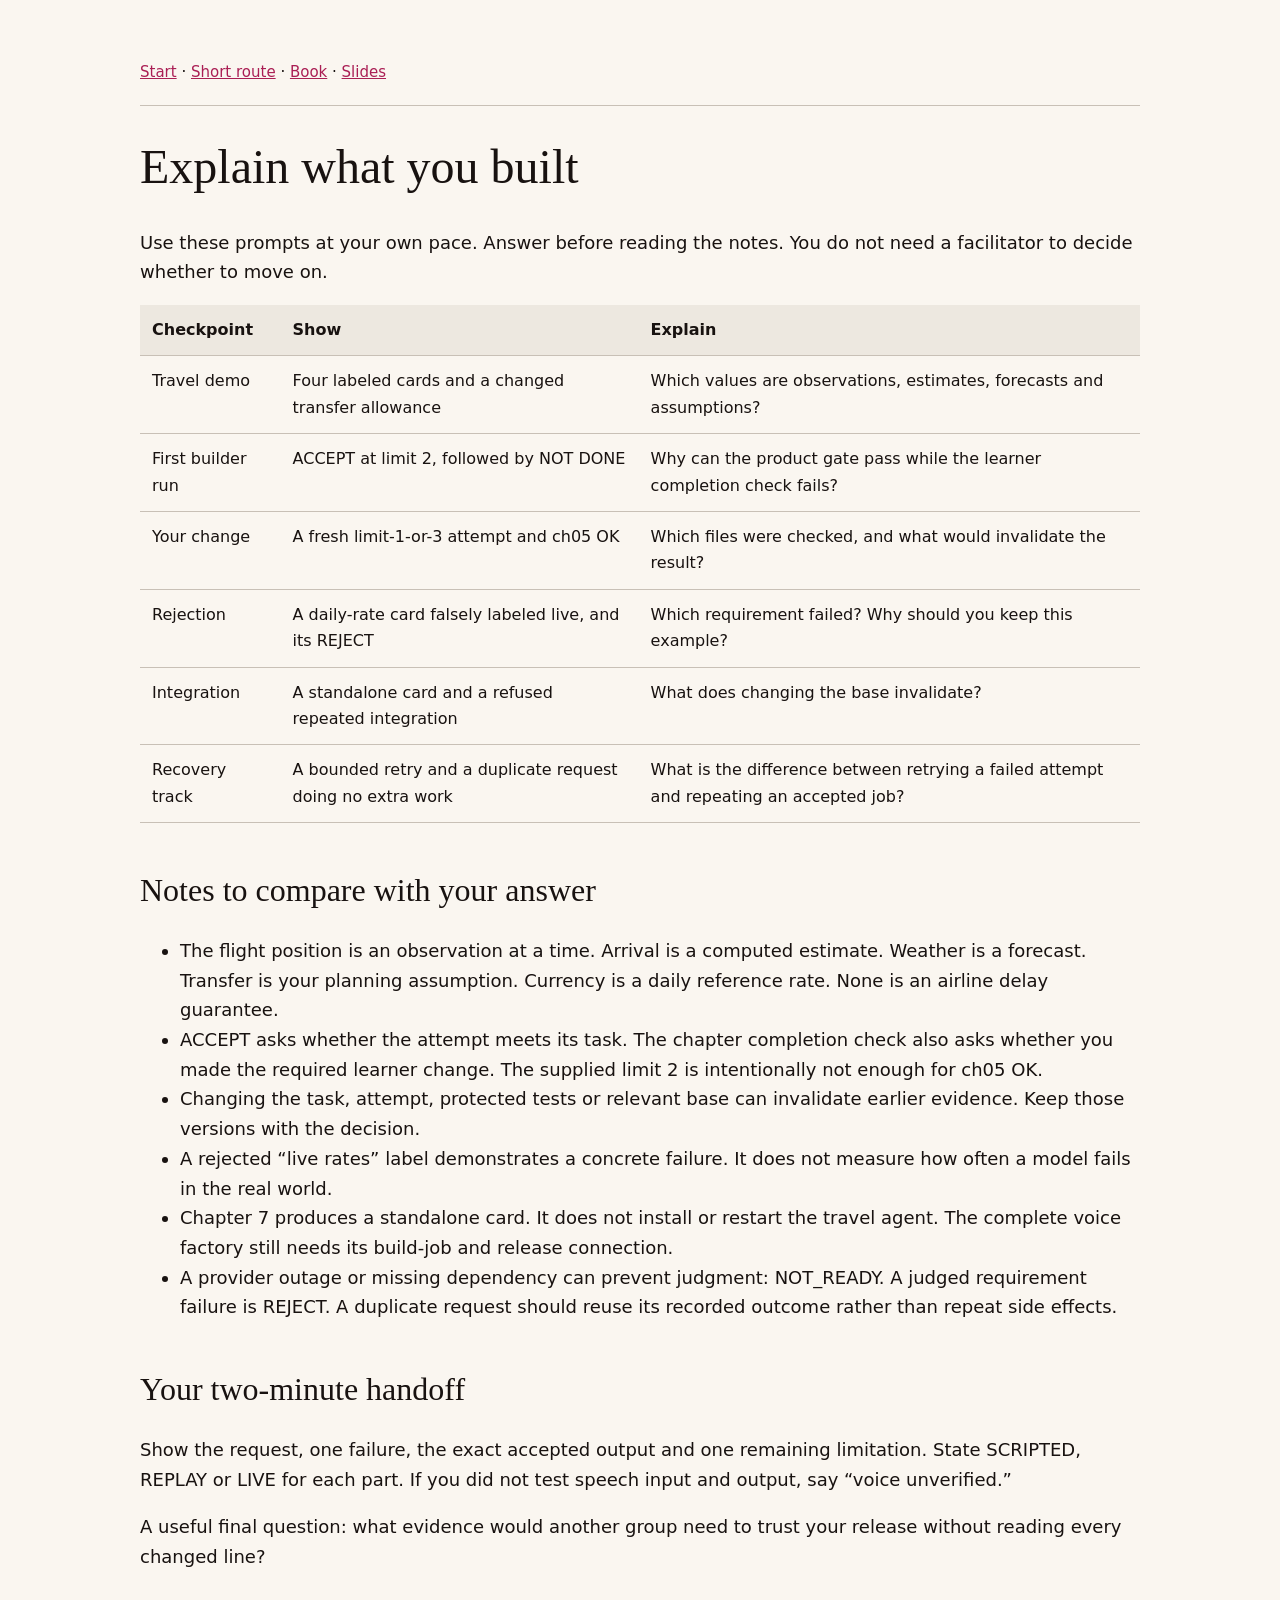
<file: workshops/software-factories-masterclass/LEARNING-CHECKPOINTS.html>
<!doctype html><html lang="en"><meta charset="utf-8"><meta name="viewport" content="width=device-width,initial-scale=1"><title>LEARNING CHECKPOINTS</title><style>body{max-width:1000px;margin:60px auto;padding:0 28px;background:#FAF6F0;color:#181210;font:18px/1.65 system-ui}h1,h2,h3{font-family:Georgia;font-weight:400;line-height:1.2}h1{font-size:48px}h2{margin-top:48px;font-size:32px}a{color:#AA1E54}pre{padding:22px;background:#181210;color:#FAF6F0;overflow:auto;font-size:14px;border-radius:6px}code{font-size:.9em}table{border-collapse:collapse;width:100%;font-size:16px}th,td{text-align:left;vertical-align:top;padding:12px;border-bottom:1px solid #C8C0B6}th{background:#EDE8E0}blockquote{border-left:4px solid #E85A91;margin:24px 0;padding:4px 24px;background:#FFFBF5}nav{padding-bottom:20px;border-bottom:1px solid #C8C0B6;font-size:15px}@media print{body{margin:0;font-size:11pt}pre{white-space:pre-wrap}h2,h3{break-after:avoid}tr{break-inside:avoid}}</style><nav><a href="README.html">Start</a> · <a href="PARTICIPANT-GUIDE.html">Short route</a> · <a href="book/README.html">Book</a> · <a href="slides/index.html">Slides</a></nav><main><h1>Explain what you built</h1>
<p>Use these prompts at your own pace. Answer before reading the notes. You do not need a facilitator to decide whether to move on.</p>
<table>
<thead>
<tr>
<th>Checkpoint</th>
<th>Show</th>
<th>Explain</th>
</tr>
</thead>
<tbody>
<tr>
<td>Travel demo</td>
<td>Four labeled cards and a changed transfer allowance</td>
<td>Which values are observations, estimates, forecasts and assumptions?</td>
</tr>
<tr>
<td>First builder run</td>
<td>ACCEPT at limit 2, followed by NOT DONE</td>
<td>Why can the product gate pass while the learner completion check fails?</td>
</tr>
<tr>
<td>Your change</td>
<td>A fresh limit-1-or-3 attempt and ch05 OK</td>
<td>Which files were checked, and what would invalidate the result?</td>
</tr>
<tr>
<td>Rejection</td>
<td>A daily-rate card falsely labeled live, and its REJECT</td>
<td>Which requirement failed? Why should you keep this example?</td>
</tr>
<tr>
<td>Integration</td>
<td>A standalone card and a refused repeated integration</td>
<td>What does changing the base invalidate?</td>
</tr>
<tr>
<td>Recovery track</td>
<td>A bounded retry and a duplicate request doing no extra work</td>
<td>What is the difference between retrying a failed attempt and repeating an accepted job?</td>
</tr>
</tbody>
</table>
<h2>Notes to compare with your answer</h2>
<ul>
<li>The flight position is an observation at a time. Arrival is a computed estimate. Weather is a forecast. Transfer is your planning assumption. Currency is a daily reference rate. None is an airline delay guarantee.</li>
<li>ACCEPT asks whether the attempt meets its task. The chapter completion check also asks whether you made the required learner change. The supplied limit 2 is intentionally not enough for ch05 OK.</li>
<li>Changing the task, attempt, protected tests or relevant base can invalidate earlier evidence. Keep those versions with the decision.</li>
<li>A rejected “live rates” label demonstrates a concrete failure. It does not measure how often a model fails in the real world.</li>
<li>Chapter 7 produces a standalone card. It does not install or restart the travel agent. The complete voice factory still needs its build-job and release connection.</li>
<li>A provider outage or missing dependency can prevent judgment: NOT_READY. A judged requirement failure is REJECT. A duplicate request should reuse its recorded outcome rather than repeat side effects.</li>
</ul>
<h2>Your two-minute handoff</h2>
<p>Show the request, one failure, the exact accepted output and one remaining limitation. State SCRIPTED, REPLAY or LIVE for each part. If you did not test speech input and output, say “voice unverified.”</p>
<p>A useful final question: what evidence would another group need to trust your release without reading every changed line?</p>
</main></html>
</file>
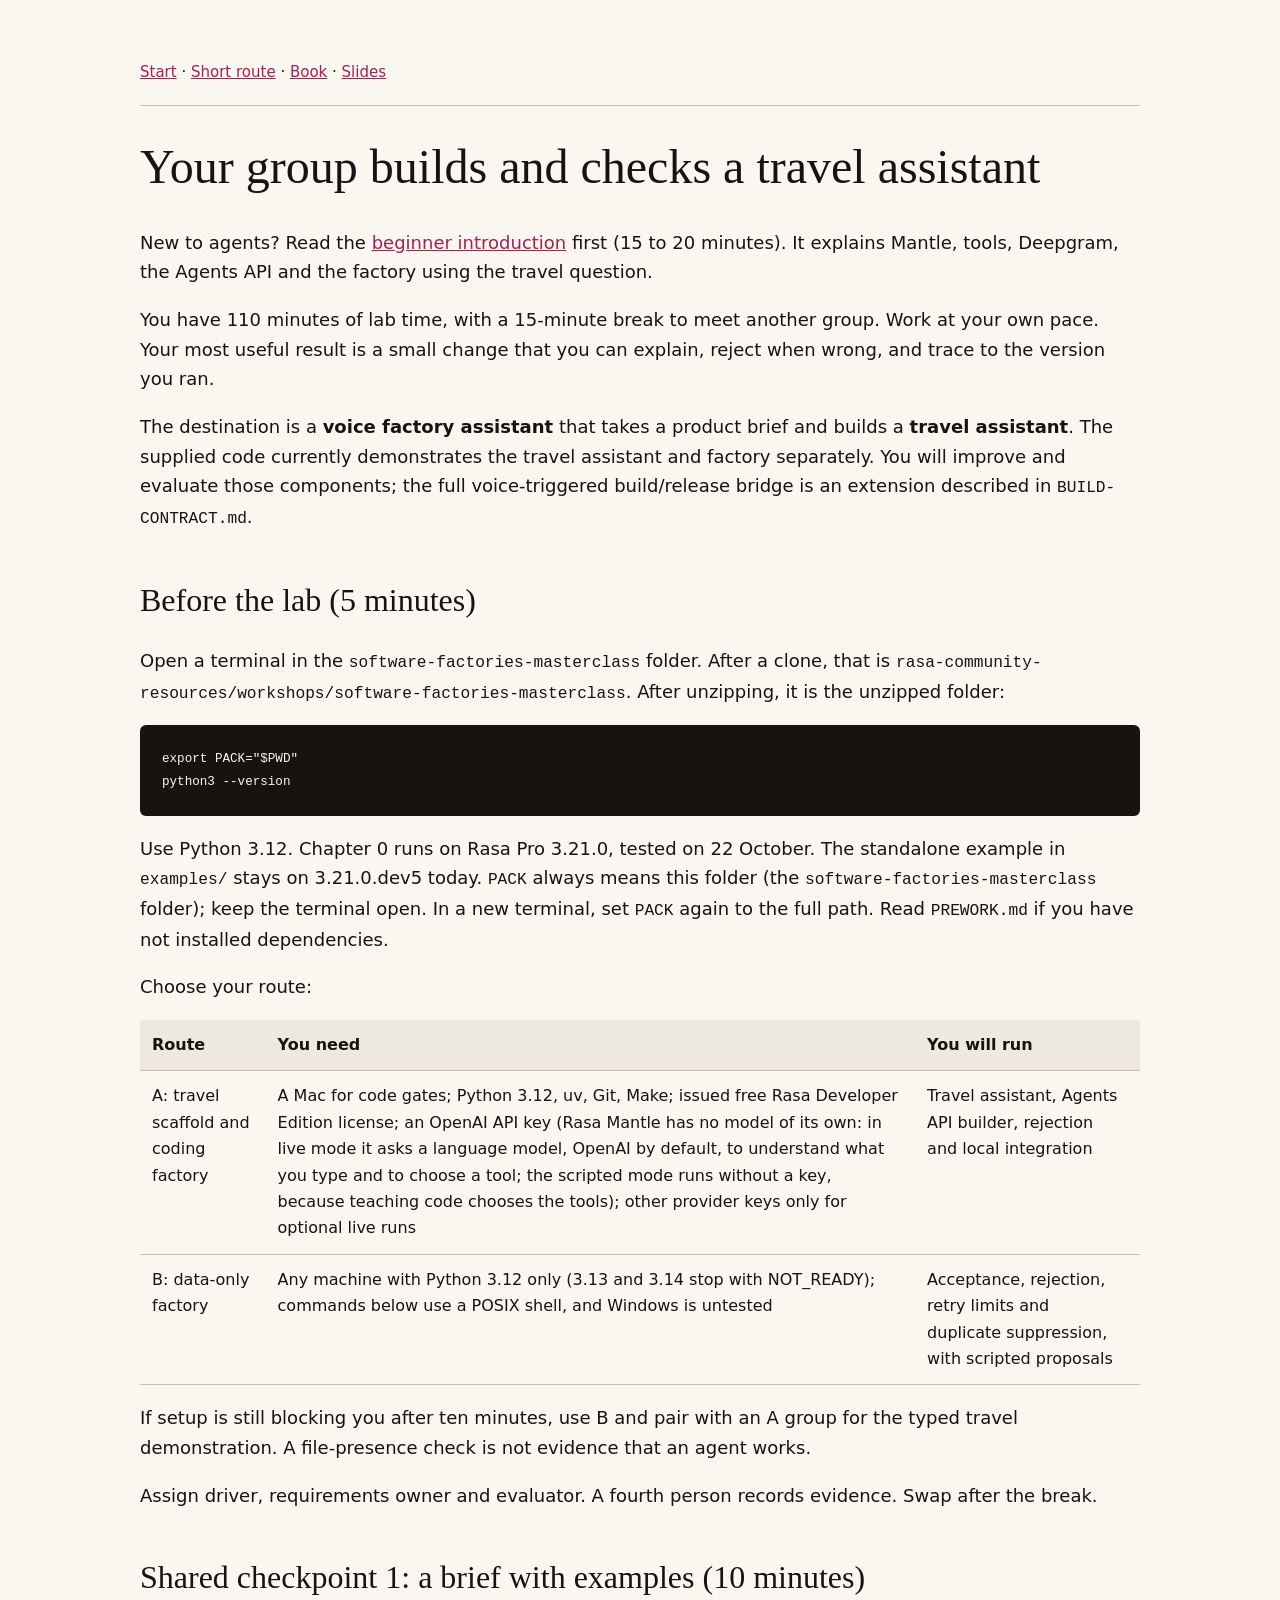
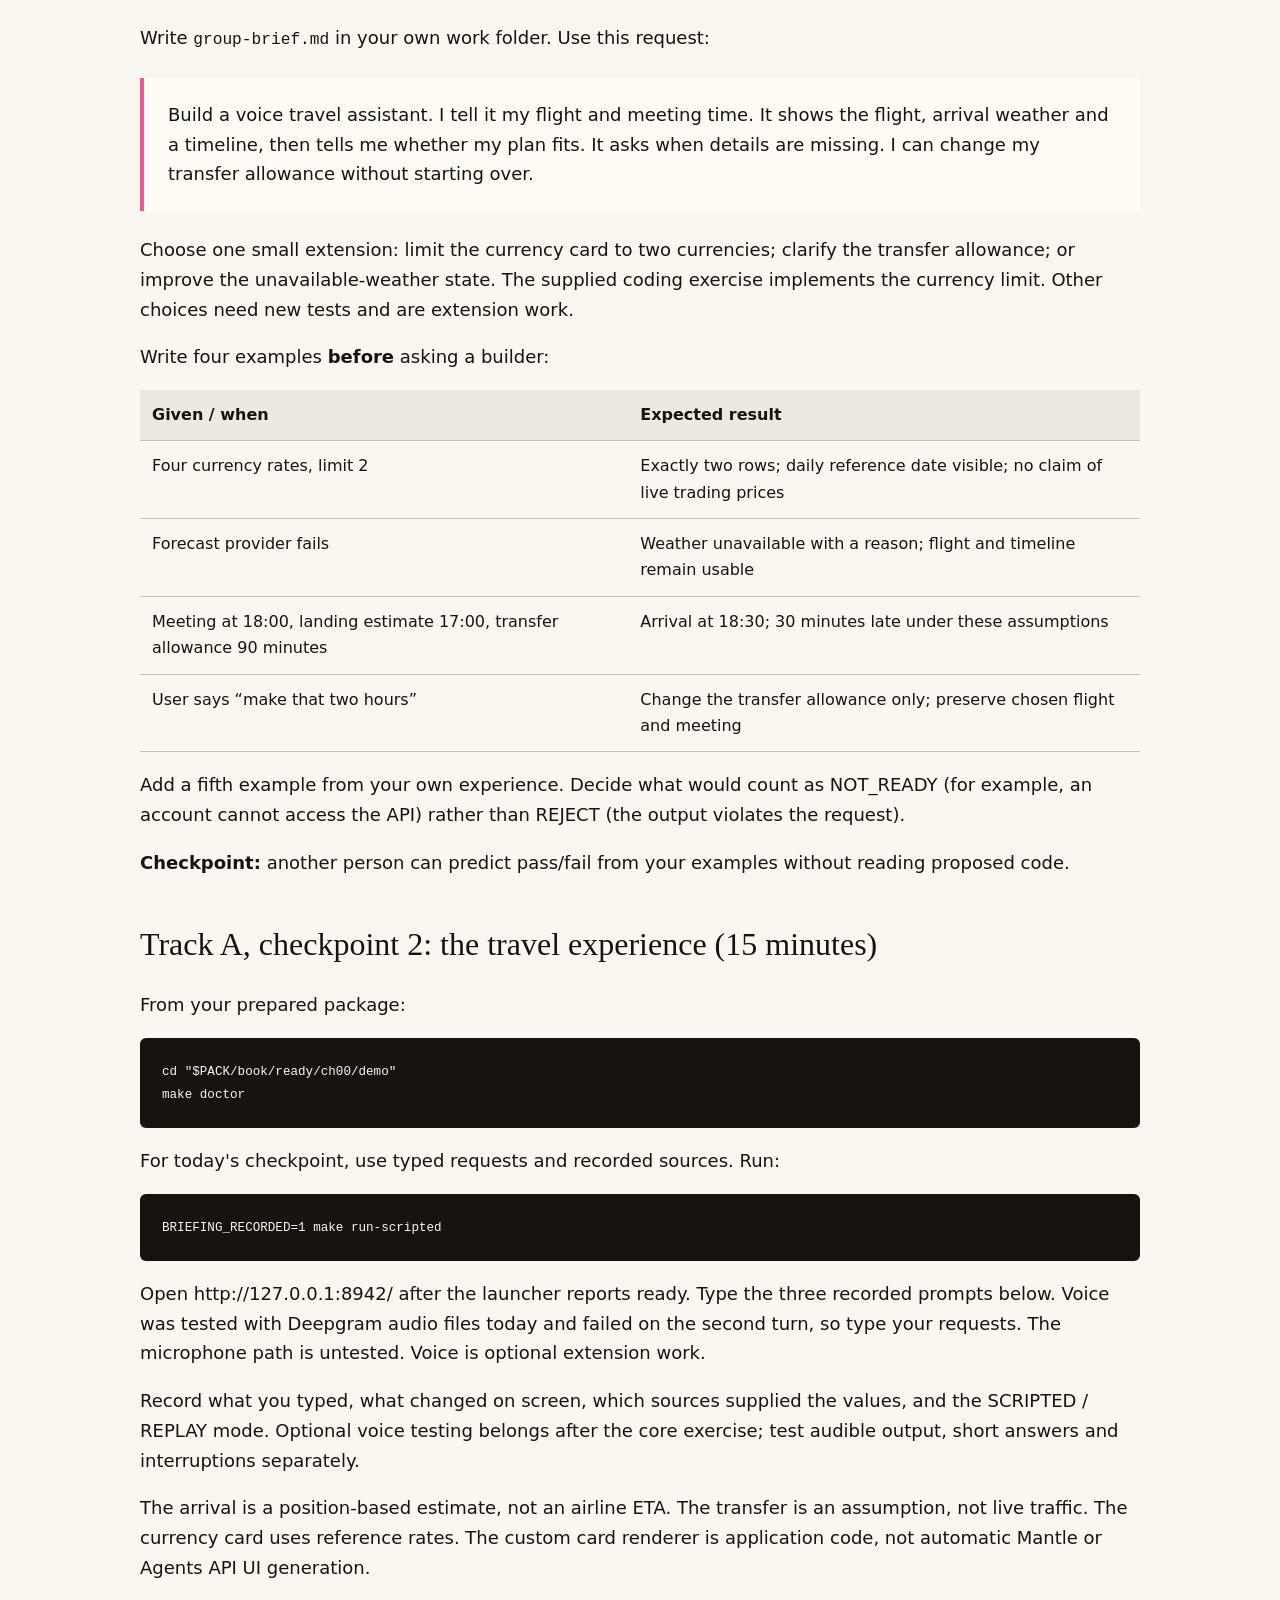
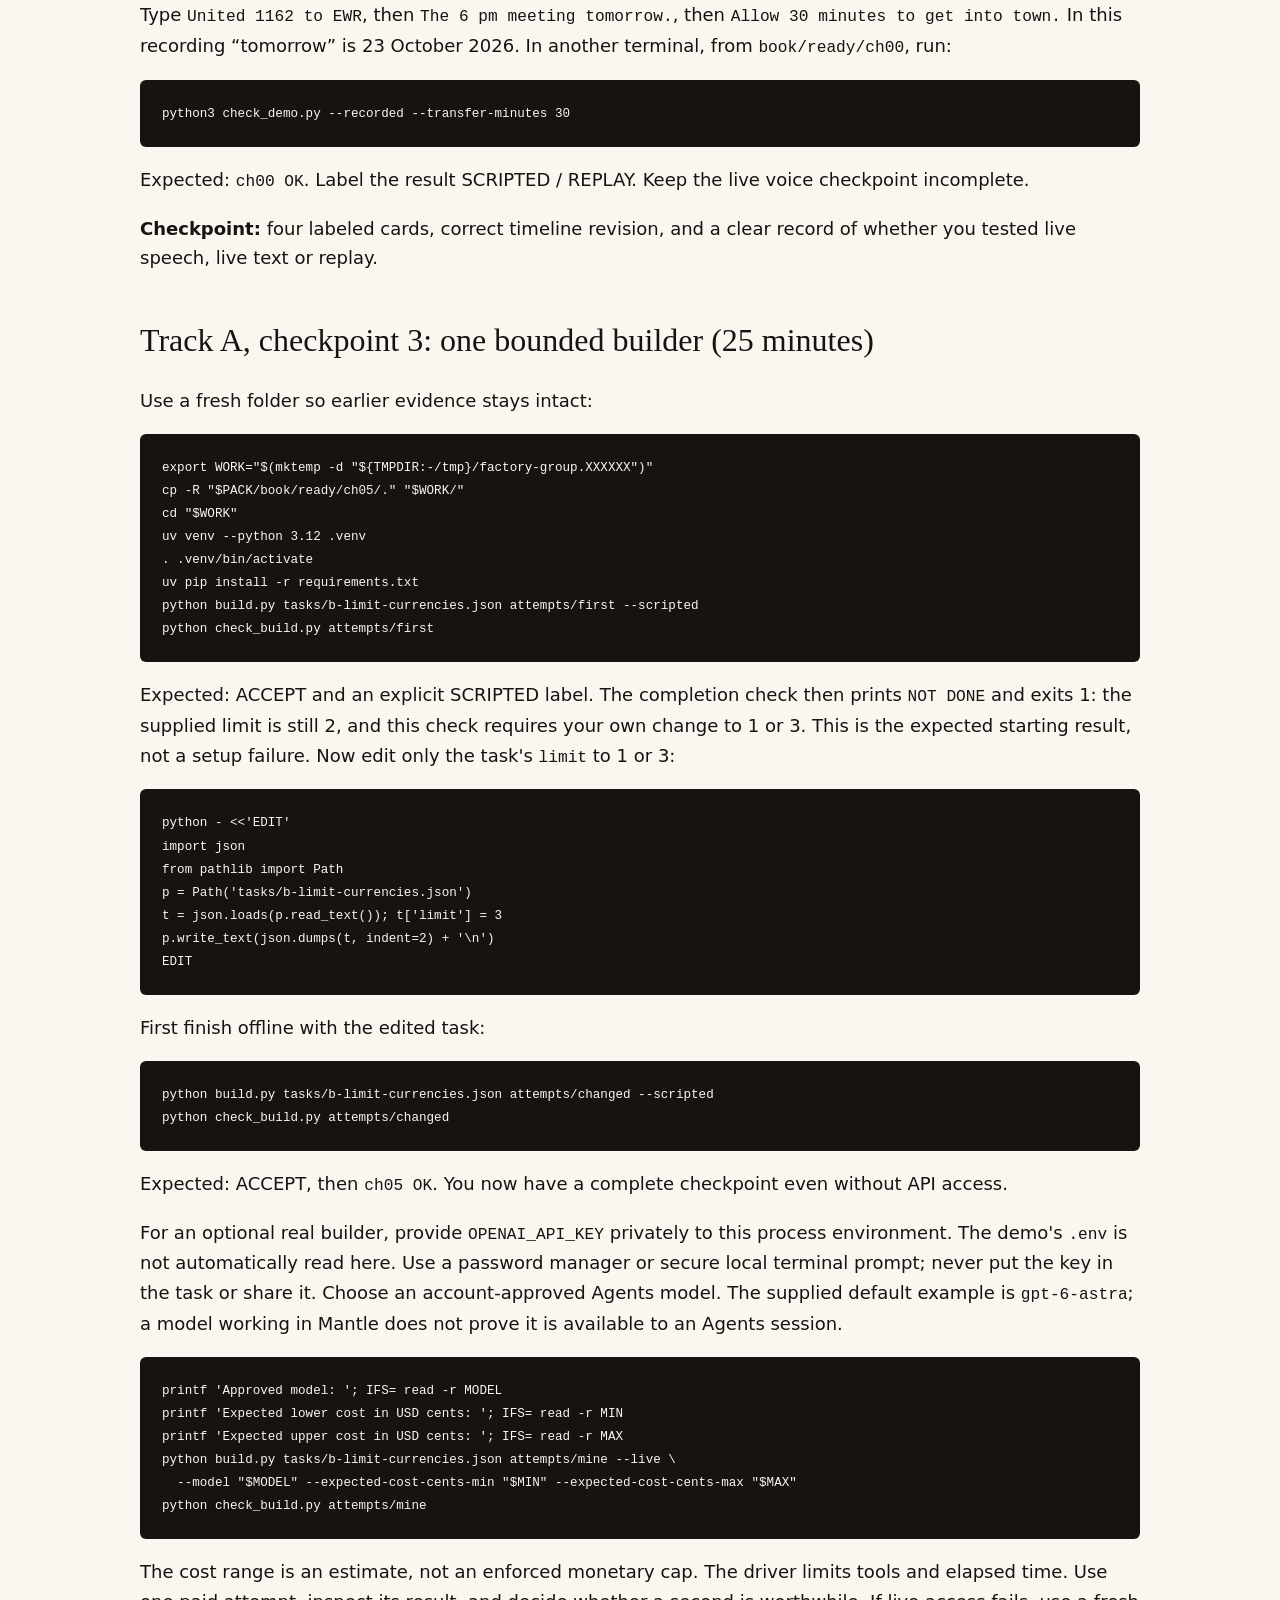
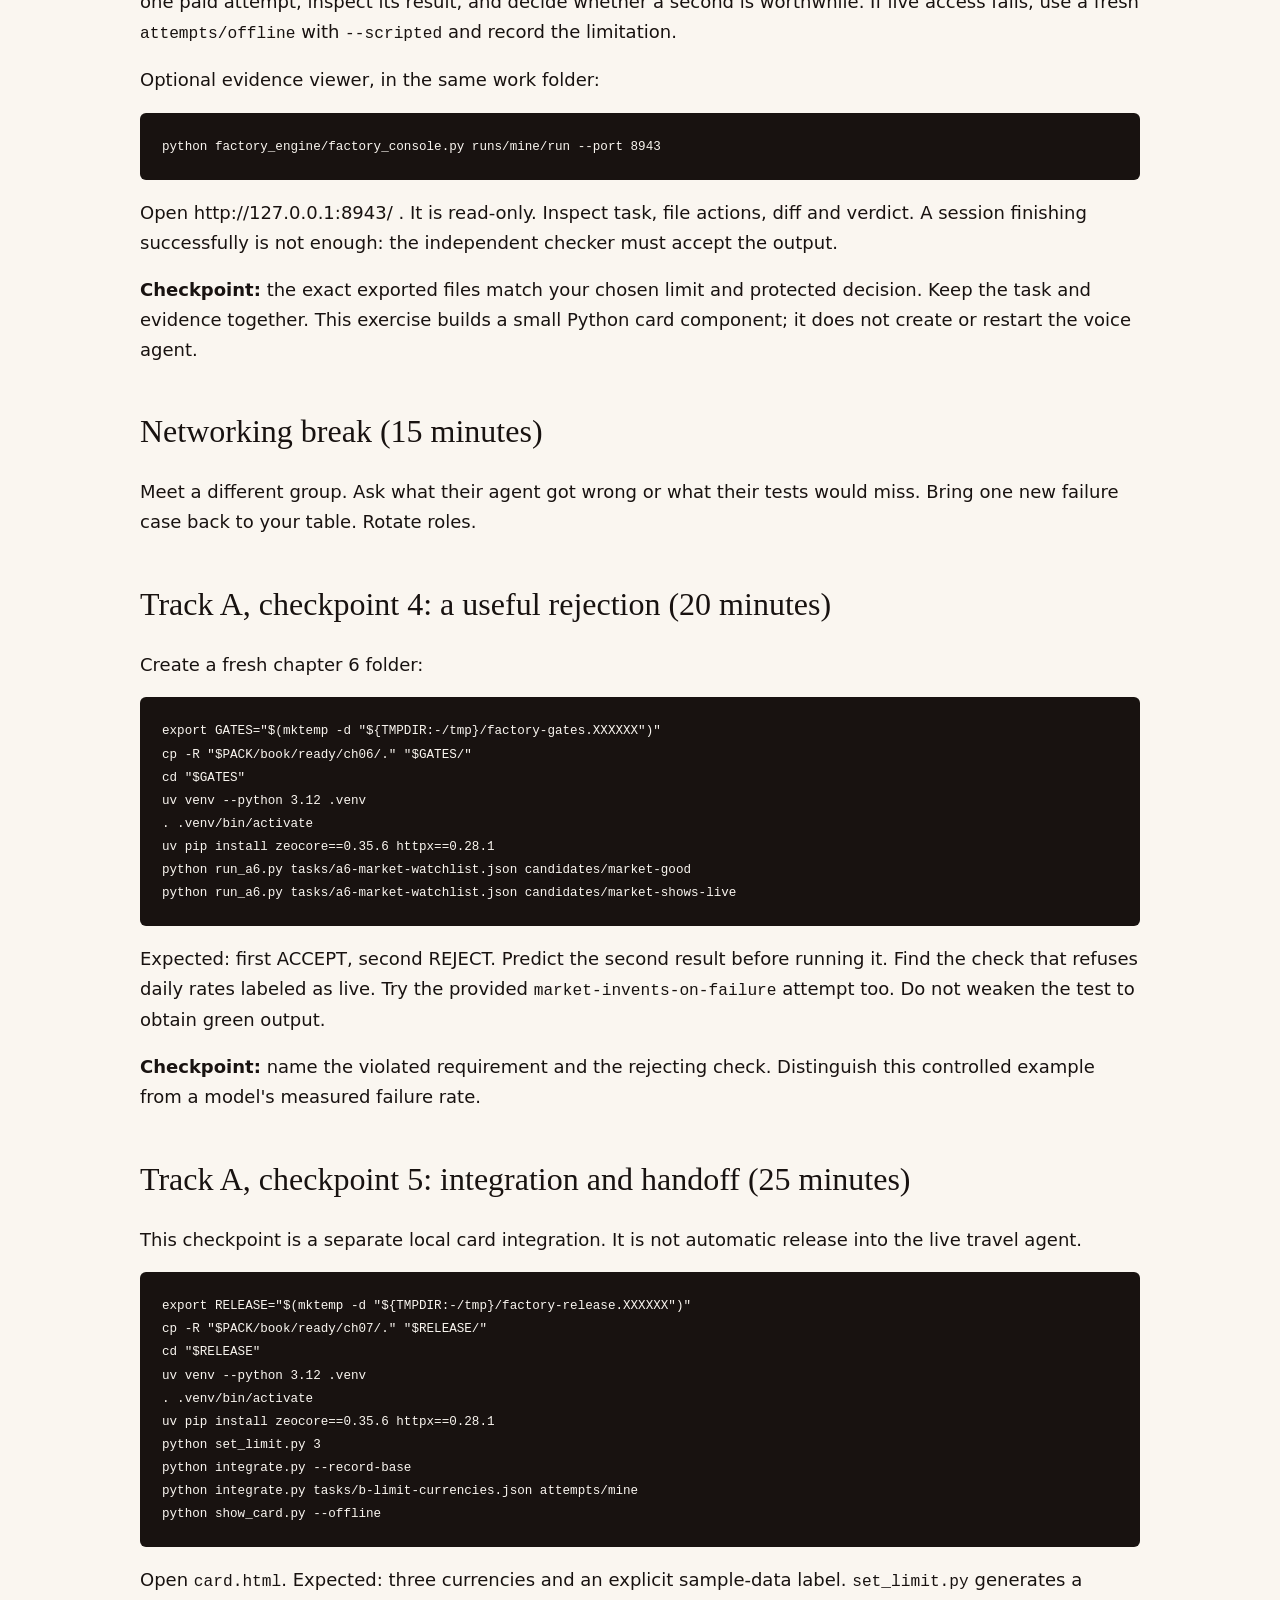
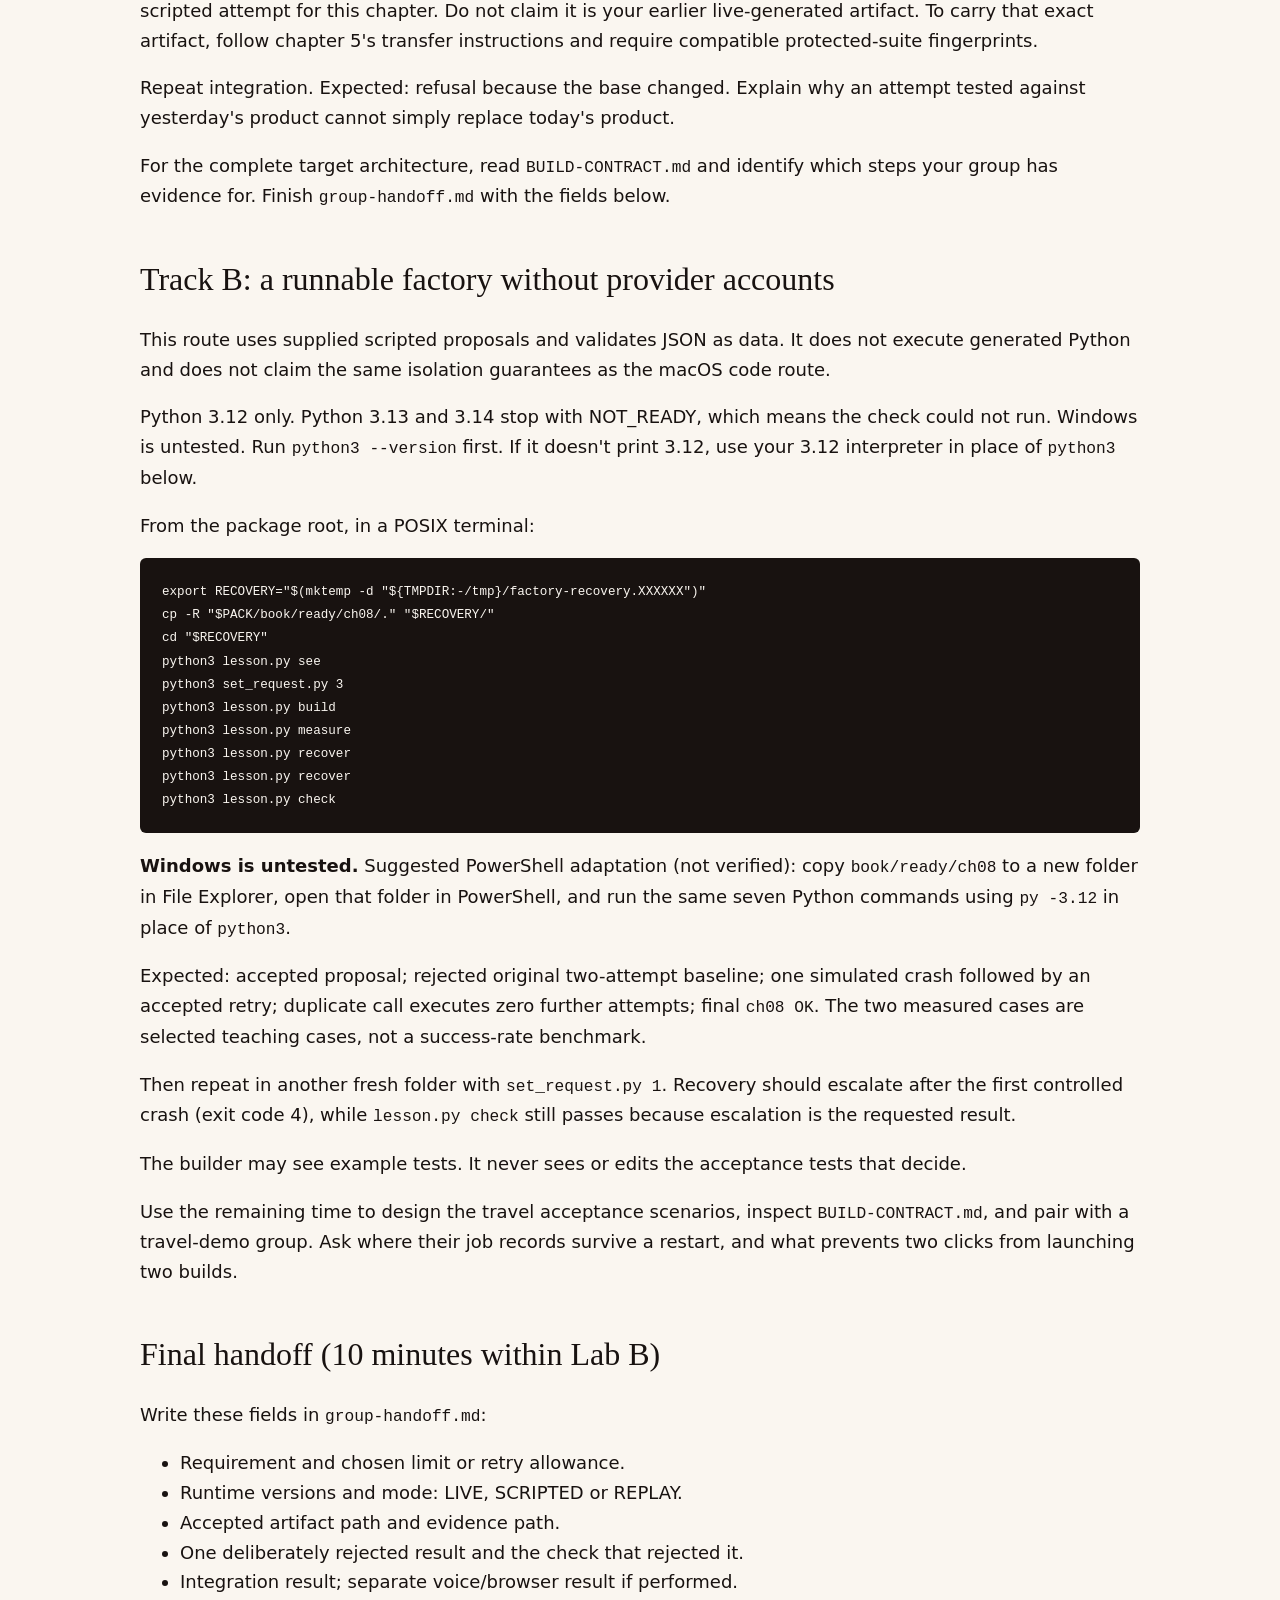
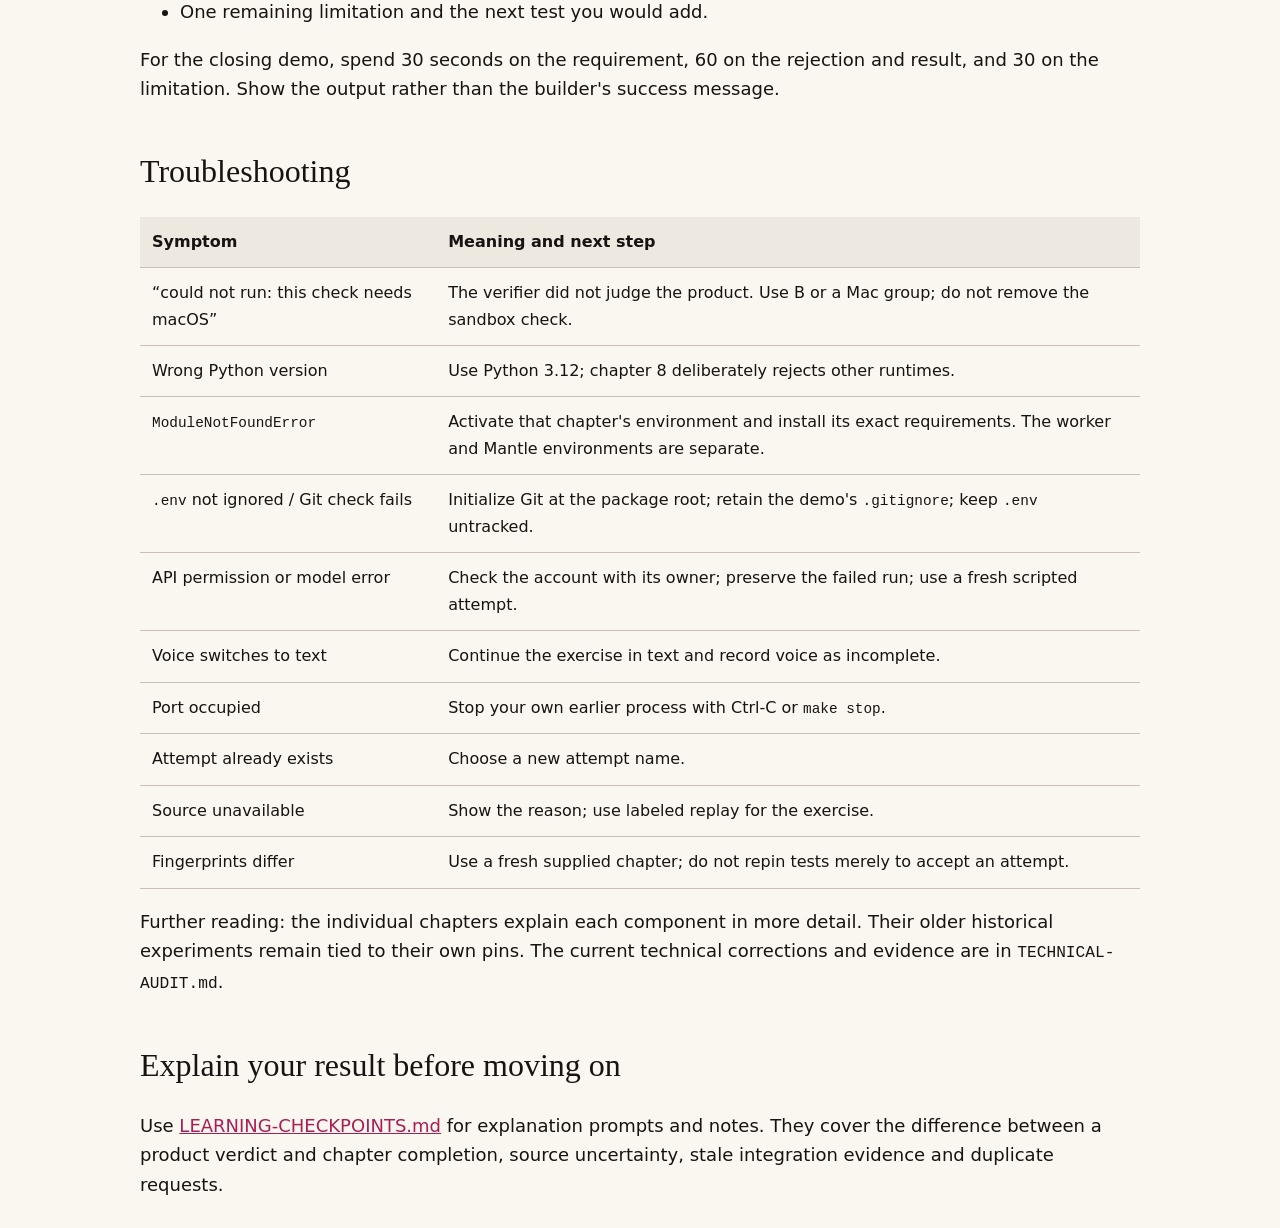
<file: workshops/software-factories-masterclass/PARTICIPANT-GUIDE.html>
<!doctype html><html lang="en"><meta charset="utf-8"><meta name="viewport" content="width=device-width,initial-scale=1"><title>PARTICIPANT GUIDE</title><style>body{max-width:1000px;margin:60px auto;padding:0 28px;background:#FAF6F0;color:#181210;font:18px/1.65 system-ui}h1,h2,h3{font-family:Georgia;font-weight:400;line-height:1.2}h1{font-size:48px}h2{margin-top:48px;font-size:32px}a{color:#AA1E54}pre{padding:22px;background:#181210;color:#FAF6F0;overflow:auto;font-size:14px;border-radius:6px}code{font-size:.9em}table{border-collapse:collapse;width:100%;font-size:16px}th,td{text-align:left;vertical-align:top;padding:12px;border-bottom:1px solid #C8C0B6}th{background:#EDE8E0}blockquote{border-left:4px solid #E85A91;margin:24px 0;padding:4px 24px;background:#FFFBF5}nav{padding-bottom:20px;border-bottom:1px solid #C8C0B6;font-size:15px}@media print{body{margin:0;font-size:11pt}pre{white-space:pre-wrap}h2,h3{break-after:avoid}tr{break-inside:avoid}}</style><nav><a href="README.html">Start</a> · <a href="PARTICIPANT-GUIDE.html">Short route</a> · <a href="book/README.html">Book</a> · <a href="slides/index.html">Slides</a></nav><main><h1>Your group builds and checks a travel assistant</h1>
<p>New to agents? Read the <a href="BEGINNER-PRIMER.html">beginner introduction</a> first (15 to 20 minutes). It explains Mantle, tools, Deepgram, the Agents API and the factory using the travel question.</p>
<p>You have 110 minutes of lab time, with a 15-minute break to meet another group. Work at your own pace. Your most useful result is a small change that you can explain, reject when wrong, and trace to the version you ran.</p>
<p>The destination is a <strong>voice factory assistant</strong> that takes a product brief and builds a <strong>travel assistant</strong>. The supplied code currently demonstrates the travel assistant and factory separately. You will improve and evaluate those components; the full voice-triggered build/release bridge is an extension described in <code>BUILD-CONTRACT.md</code>.</p>
<h2>Before the lab (5 minutes)</h2>
<p>Open a terminal in the <code>software-factories-masterclass</code> folder. After a clone, that is <code>rasa-community-resources/workshops/software-factories-masterclass</code>. After unzipping, it is the unzipped folder:</p>
<pre><code class="language-bash">export PACK=&quot;$PWD&quot;
python3 --version
</code></pre>
<p>Use Python 3.12. Chapter 0 runs on Rasa Pro 3.21.0, tested on 22 October. The standalone example in <code>examples/</code> stays on 3.21.0.dev5 today. <code>PACK</code> always means this folder (the <code>software-factories-masterclass</code> folder); keep the terminal open. In a new terminal, set <code>PACK</code> again to the full path. Read <code>PREWORK.md</code> if you have not installed dependencies.</p>
<p>Choose your route:</p>
<table>
<thead>
<tr>
<th>Route</th>
<th>You need</th>
<th>You will run</th>
</tr>
</thead>
<tbody>
<tr>
<td>A: travel scaffold and coding factory</td>
<td>A Mac for code gates; Python 3.12, uv, Git, Make; issued free Rasa Developer Edition license; an OpenAI API key (Rasa Mantle has no model of its own: in live mode it asks a language model, OpenAI by default, to understand what you type and to choose a tool; the scripted mode runs without a key, because teaching code chooses the tools); other provider keys only for optional live runs</td>
<td>Travel assistant, Agents API builder, rejection and local integration</td>
</tr>
<tr>
<td>B: data-only factory</td>
<td>Any machine with Python 3.12 only (3.13 and 3.14 stop with NOT_READY); commands below use a POSIX shell, and Windows is untested</td>
<td>Acceptance, rejection, retry limits and duplicate suppression, with scripted proposals</td>
</tr>
</tbody>
</table>
<p>If setup is still blocking you after ten minutes, use B and pair with an A group for the typed travel demonstration. A file-presence check is not evidence that an agent works.</p>
<p>Assign driver, requirements owner and evaluator. A fourth person records evidence. Swap after the break.</p>
<h2>Shared checkpoint 1: a brief with examples (10 minutes)</h2>
<p>Write <code>group-brief.md</code> in your own work folder. Use this request:</p>
<blockquote>
<p>Build a voice travel assistant. I tell it my flight and meeting time. It shows the flight, arrival weather and a timeline, then tells me whether my plan fits. It asks when details are missing. I can change my transfer allowance without starting over.</p>
</blockquote>
<p>Choose one small extension: limit the currency card to two currencies; clarify the transfer allowance; or improve the unavailable-weather state. The supplied coding exercise implements the currency limit. Other choices need new tests and are extension work.</p>
<p>Write four examples <strong>before</strong> asking a builder:</p>
<table>
<thead>
<tr>
<th>Given / when</th>
<th>Expected result</th>
</tr>
</thead>
<tbody>
<tr>
<td>Four currency rates, limit 2</td>
<td>Exactly two rows; daily reference date visible; no claim of live trading prices</td>
</tr>
<tr>
<td>Forecast provider fails</td>
<td>Weather unavailable with a reason; flight and timeline remain usable</td>
</tr>
<tr>
<td>Meeting at 18:00, landing estimate 17:00, transfer allowance 90 minutes</td>
<td>Arrival at 18:30; 30 minutes late under these assumptions</td>
</tr>
<tr>
<td>User says “make that two hours”</td>
<td>Change the transfer allowance only; preserve chosen flight and meeting</td>
</tr>
</tbody>
</table>
<p>Add a fifth example from your own experience. Decide what would count as NOT_READY (for example, an account cannot access the API) rather than REJECT (the output violates the request).</p>
<p><strong>Checkpoint:</strong> another person can predict pass/fail from your examples without reading proposed code.</p>
<h2>Track A, checkpoint 2: the travel experience (15 minutes)</h2>
<p>From your prepared package:</p>
<pre><code class="language-bash">cd &quot;$PACK/book/ready/ch00/demo&quot;
make doctor
</code></pre>
<p>For today's checkpoint, use typed requests and recorded sources. Run:</p>
<pre><code class="language-bash">BRIEFING_RECORDED=1 make run-scripted
</code></pre>
<p>Open http://127.0.0.1:8942/ after the launcher reports ready. Type the three recorded prompts below. Voice was tested with Deepgram audio files today and failed on the second turn, so type your requests. The microphone path is untested. Voice is optional extension work.</p>
<p>Record what you typed, what changed on screen, which sources supplied the values, and the SCRIPTED / REPLAY mode. Optional voice testing belongs after the core exercise; test audible output, short answers and interruptions separately.</p>
<p>The arrival is a position-based estimate, not an airline ETA. The transfer is an assumption, not live traffic. The currency card uses reference rates. The custom card renderer is application code, not automatic Mantle or Agents API UI generation.</p>
<p>Type <code>United 1162 to EWR</code>, then <code>The 6 pm meeting tomorrow.</code>, then <code>Allow 30 minutes to get into town.</code> In this recording “tomorrow” is 23 October 2026. In another terminal, from <code>book/ready/ch00</code>, run:</p>
<pre><code class="language-bash">python3 check_demo.py --recorded --transfer-minutes 30
</code></pre>
<p>Expected: <code>ch00 OK</code>. Label the result SCRIPTED / REPLAY. Keep the live voice checkpoint incomplete.</p>
<p><strong>Checkpoint:</strong> four labeled cards, correct timeline revision, and a clear record of whether you tested live speech, live text or replay.</p>
<h2>Track A, checkpoint 3: one bounded builder (25 minutes)</h2>
<p>Use a fresh folder so earlier evidence stays intact:</p>
<pre><code class="language-bash">export WORK=&quot;$(mktemp -d &quot;${TMPDIR:-/tmp}/factory-group.XXXXXX&quot;)&quot;
cp -R &quot;$PACK/book/ready/ch05/.&quot; &quot;$WORK/&quot;
cd &quot;$WORK&quot;
uv venv --python 3.12 .venv
. .venv/bin/activate
uv pip install -r requirements.txt
python build.py tasks/b-limit-currencies.json attempts/first --scripted
python check_build.py attempts/first
</code></pre>
<p>Expected: ACCEPT and an explicit SCRIPTED label. The completion check then prints <code>NOT DONE</code> and exits 1: the supplied limit is still 2, and this check requires your own change to 1 or 3. This is the expected starting result, not a setup failure. Now edit only the task's <code>limit</code> to 1 or 3:</p>
<pre><code class="language-bash">python - &lt;&lt;'EDIT'
import json
from pathlib import Path
p = Path('tasks/b-limit-currencies.json')
t = json.loads(p.read_text()); t['limit'] = 3
p.write_text(json.dumps(t, indent=2) + '\n')
EDIT
</code></pre>
<p>First finish offline with the edited task:</p>
<pre><code class="language-bash">python build.py tasks/b-limit-currencies.json attempts/changed --scripted
python check_build.py attempts/changed
</code></pre>
<p>Expected: ACCEPT, then <code>ch05 OK</code>. You now have a complete checkpoint even without API access.</p>
<p>For an optional real builder, provide <code>OPENAI_API_KEY</code> privately to this process environment. The demo's <code>.env</code> is not automatically read here. Use a password manager or secure local terminal prompt; never put the key in the task or share it. Choose an account-approved Agents model. The supplied default example is <code>gpt-6-astra</code>; a model working in Mantle does not prove it is available to an Agents session.</p>
<pre><code class="language-bash">printf 'Approved model: '; IFS= read -r MODEL
printf 'Expected lower cost in USD cents: '; IFS= read -r MIN
printf 'Expected upper cost in USD cents: '; IFS= read -r MAX
python build.py tasks/b-limit-currencies.json attempts/mine --live \
  --model &quot;$MODEL&quot; --expected-cost-cents-min &quot;$MIN&quot; --expected-cost-cents-max &quot;$MAX&quot;
python check_build.py attempts/mine
</code></pre>
<p>The cost range is an estimate, not an enforced monetary cap. The driver limits tools and elapsed time. Use one paid attempt, inspect its result, and decide whether a second is worthwhile. If live access fails, use a fresh <code>attempts/offline</code> with <code>--scripted</code> and record the limitation.</p>
<p>Optional evidence viewer, in the same work folder:</p>
<pre><code class="language-bash">python factory_engine/factory_console.py runs/mine/run --port 8943
</code></pre>
<p>Open http://127.0.0.1:8943/ . It is read-only. Inspect task, file actions, diff and verdict. A session finishing successfully is not enough: the independent checker must accept the output.</p>
<p><strong>Checkpoint:</strong> the exact exported files match your chosen limit and protected decision. Keep the task and evidence together. This exercise builds a small Python card component; it does not create or restart the voice agent.</p>
<h2>Networking break (15 minutes)</h2>
<p>Meet a different group. Ask what their agent got wrong or what their tests would miss. Bring one new failure case back to your table. Rotate roles.</p>
<h2>Track A, checkpoint 4: a useful rejection (20 minutes)</h2>
<p>Create a fresh chapter 6 folder:</p>
<pre><code class="language-bash">export GATES=&quot;$(mktemp -d &quot;${TMPDIR:-/tmp}/factory-gates.XXXXXX&quot;)&quot;
cp -R &quot;$PACK/book/ready/ch06/.&quot; &quot;$GATES/&quot;
cd &quot;$GATES&quot;
uv venv --python 3.12 .venv
. .venv/bin/activate
uv pip install zeocore==0.35.6 httpx==0.28.1
python run_a6.py tasks/a6-market-watchlist.json candidates/market-good
python run_a6.py tasks/a6-market-watchlist.json candidates/market-shows-live
</code></pre>
<p>Expected: first ACCEPT, second REJECT. Predict the second result before running it. Find the check that refuses daily rates labeled as live. Try the provided <code>market-invents-on-failure</code> attempt too. Do not weaken the test to obtain green output.</p>
<p><strong>Checkpoint:</strong> name the violated requirement and the rejecting check. Distinguish this controlled example from a model's measured failure rate.</p>
<h2>Track A, checkpoint 5: integration and handoff (25 minutes)</h2>
<p>This checkpoint is a separate local card integration. It is not automatic release into the live travel agent.</p>
<pre><code class="language-bash">export RELEASE=&quot;$(mktemp -d &quot;${TMPDIR:-/tmp}/factory-release.XXXXXX&quot;)&quot;
cp -R &quot;$PACK/book/ready/ch07/.&quot; &quot;$RELEASE/&quot;
cd &quot;$RELEASE&quot;
uv venv --python 3.12 .venv
. .venv/bin/activate
uv pip install zeocore==0.35.6 httpx==0.28.1
python set_limit.py 3
python integrate.py --record-base
python integrate.py tasks/b-limit-currencies.json attempts/mine
python show_card.py --offline
</code></pre>
<p>Open <code>card.html</code>. Expected: three currencies and an explicit sample-data label. <code>set_limit.py</code> generates a scripted attempt for this chapter. Do not claim it is your earlier live-generated artifact. To carry that exact artifact, follow chapter 5's transfer instructions and require compatible protected-suite fingerprints.</p>
<p>Repeat integration. Expected: refusal because the base changed. Explain why an attempt tested against yesterday's product cannot simply replace today's product.</p>
<p>For the complete target architecture, read <code>BUILD-CONTRACT.md</code> and identify which steps your group has evidence for. Finish <code>group-handoff.md</code> with the fields below.</p>
<h2>Track B: a runnable factory without provider accounts</h2>
<p>This route uses supplied scripted proposals and validates JSON as data. It does not execute generated Python and does not claim the same isolation guarantees as the macOS code route.</p>
<p>Python 3.12 only. Python 3.13 and 3.14 stop with NOT_READY, which means the check could not run. Windows is untested. Run <code>python3 --version</code> first. If it doesn't print 3.12, use your 3.12 interpreter in place of <code>python3</code> below.</p>
<p>From the package root, in a POSIX terminal:</p>
<pre><code class="language-bash">export RECOVERY=&quot;$(mktemp -d &quot;${TMPDIR:-/tmp}/factory-recovery.XXXXXX&quot;)&quot;
cp -R &quot;$PACK/book/ready/ch08/.&quot; &quot;$RECOVERY/&quot;
cd &quot;$RECOVERY&quot;
python3 lesson.py see
python3 set_request.py 3
python3 lesson.py build
python3 lesson.py measure
python3 lesson.py recover
python3 lesson.py recover
python3 lesson.py check
</code></pre>
<p><strong>Windows is untested.</strong> Suggested PowerShell adaptation (not verified): copy <code>book/ready/ch08</code> to a new folder in File Explorer, open that folder in PowerShell, and run the same seven Python commands using <code>py -3.12</code> in place of <code>python3</code>.</p>
<p>Expected: accepted proposal; rejected original two-attempt baseline; one simulated crash followed by an accepted retry; duplicate call executes zero further attempts; final <code>ch08 OK</code>. The two measured cases are selected teaching cases, not a success-rate benchmark.</p>
<p>Then repeat in another fresh folder with <code>set_request.py 1</code>. Recovery should escalate after the first controlled crash (exit code 4), while <code>lesson.py check</code> still passes because escalation is the requested result.</p>
<p>The builder may see example tests. It never sees or edits the acceptance tests that decide.</p>
<p>Use the remaining time to design the travel acceptance scenarios, inspect <code>BUILD-CONTRACT.md</code>, and pair with a travel-demo group. Ask where their job records survive a restart, and what prevents two clicks from launching two builds.</p>
<h2>Final handoff (10 minutes within Lab B)</h2>
<p>Write these fields in <code>group-handoff.md</code>:</p>
<ul>
<li>Requirement and chosen limit or retry allowance.</li>
<li>Runtime versions and mode: LIVE, SCRIPTED or REPLAY.</li>
<li>Accepted artifact path and evidence path.</li>
<li>One deliberately rejected result and the check that rejected it.</li>
<li>Integration result; separate voice/browser result if performed.</li>
<li>One remaining limitation and the next test you would add.</li>
</ul>
<p>For the closing demo, spend 30 seconds on the requirement, 60 on the rejection and result, and 30 on the limitation. Show the output rather than the builder's success message.</p>
<h2>Troubleshooting</h2>
<table>
<thead>
<tr>
<th>Symptom</th>
<th>Meaning and next step</th>
</tr>
</thead>
<tbody>
<tr>
<td>“could not run: this check needs macOS”</td>
<td>The verifier did not judge the product. Use B or a Mac group; do not remove the sandbox check.</td>
</tr>
<tr>
<td>Wrong Python version</td>
<td>Use Python 3.12; chapter 8 deliberately rejects other runtimes.</td>
</tr>
<tr>
<td><code>ModuleNotFoundError</code></td>
<td>Activate that chapter's environment and install its exact requirements. The worker and Mantle environments are separate.</td>
</tr>
<tr>
<td><code>.env</code> not ignored / Git check fails</td>
<td>Initialize Git at the package root; retain the demo's <code>.gitignore</code>; keep <code>.env</code> untracked.</td>
</tr>
<tr>
<td>API permission or model error</td>
<td>Check the account with its owner; preserve the failed run; use a fresh scripted attempt.</td>
</tr>
<tr>
<td>Voice switches to text</td>
<td>Continue the exercise in text and record voice as incomplete.</td>
</tr>
<tr>
<td>Port occupied</td>
<td>Stop your own earlier process with Ctrl-C or <code>make stop</code>.</td>
</tr>
<tr>
<td>Attempt already exists</td>
<td>Choose a new attempt name.</td>
</tr>
<tr>
<td>Source unavailable</td>
<td>Show the reason; use labeled replay for the exercise.</td>
</tr>
<tr>
<td>Fingerprints differ</td>
<td>Use a fresh supplied chapter; do not repin tests merely to accept an attempt.</td>
</tr>
</tbody>
</table>
<p>Further reading: the individual chapters explain each component in more detail. Their older historical experiments remain tied to their own pins. The current technical corrections and evidence are in <code>TECHNICAL-AUDIT.md</code>.</p>
<h2>Explain your result before moving on</h2>
<p>Use <a href="LEARNING-CHECKPOINTS.html">LEARNING-CHECKPOINTS.md</a> for explanation prompts and notes. They cover the difference between a product verdict and chapter completion, source uncertainty, stale integration evidence and duplicate requests.</p>
</main></html>
</file>
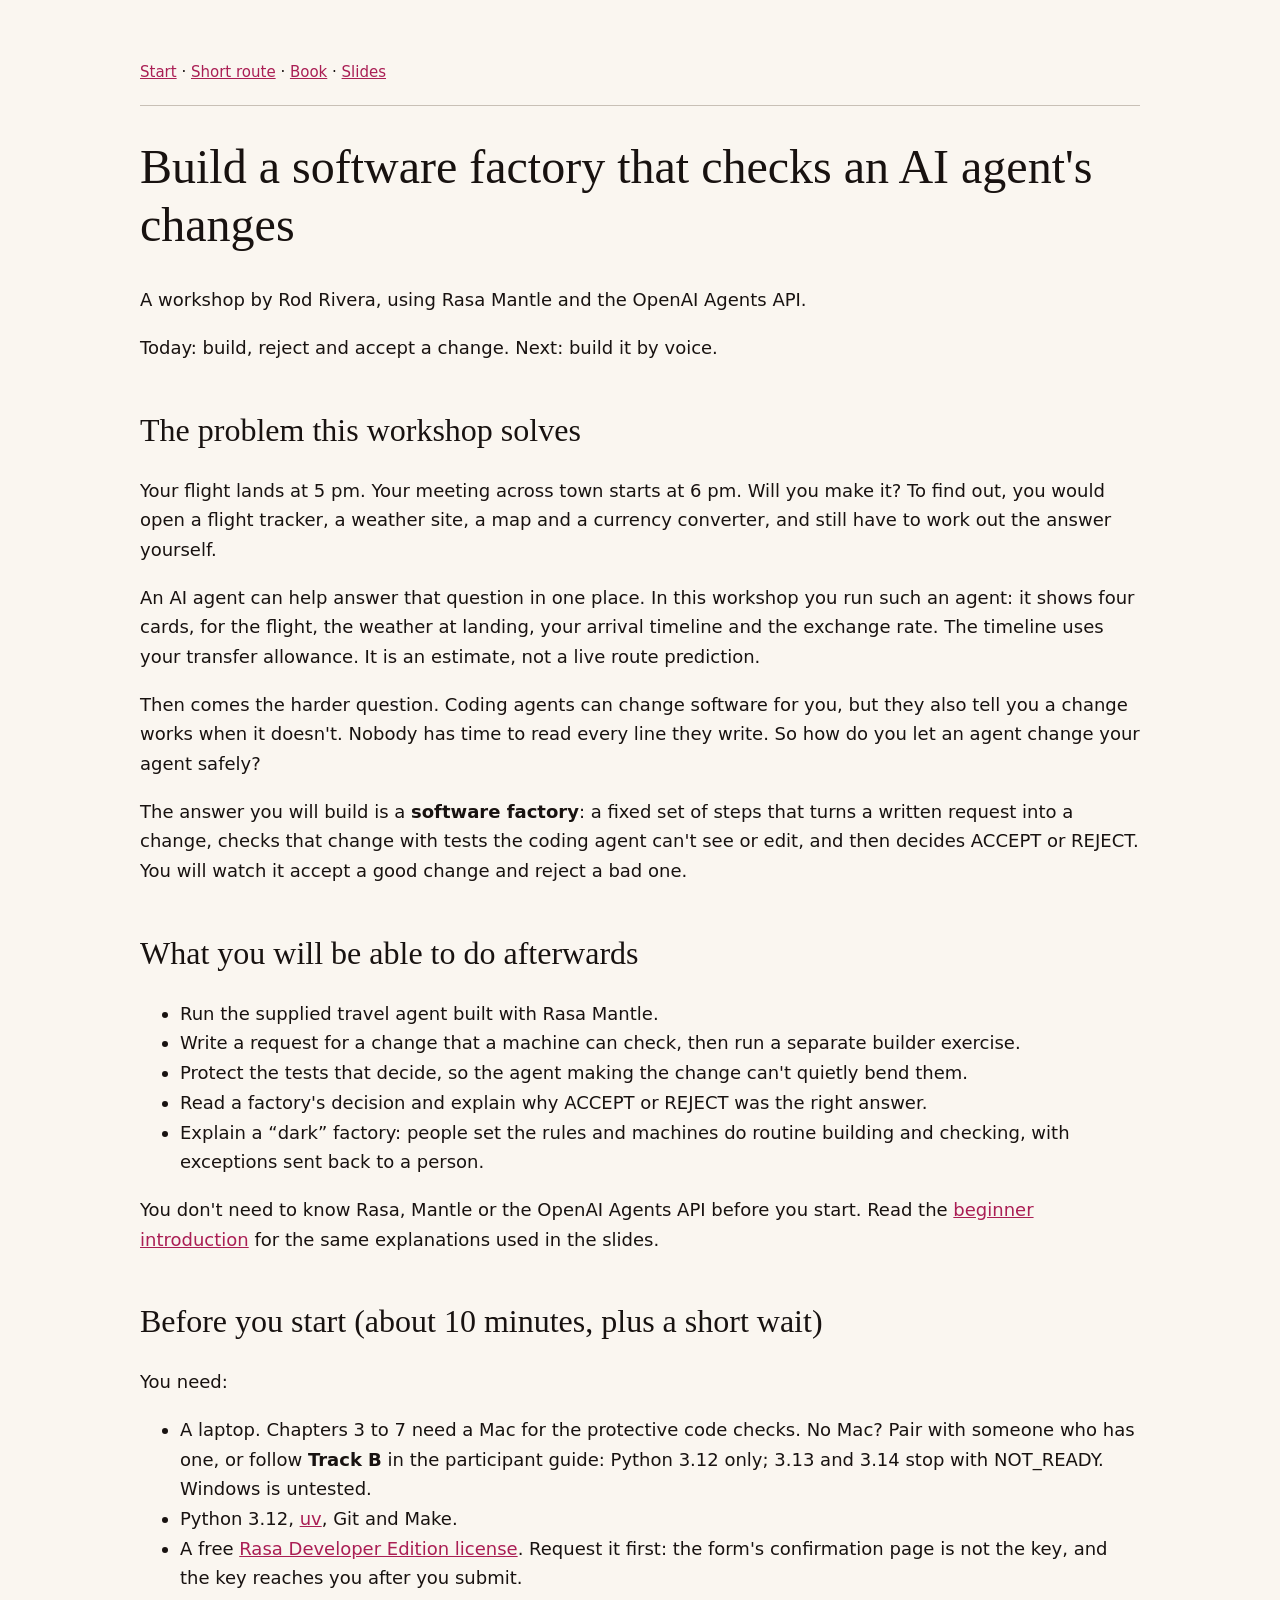
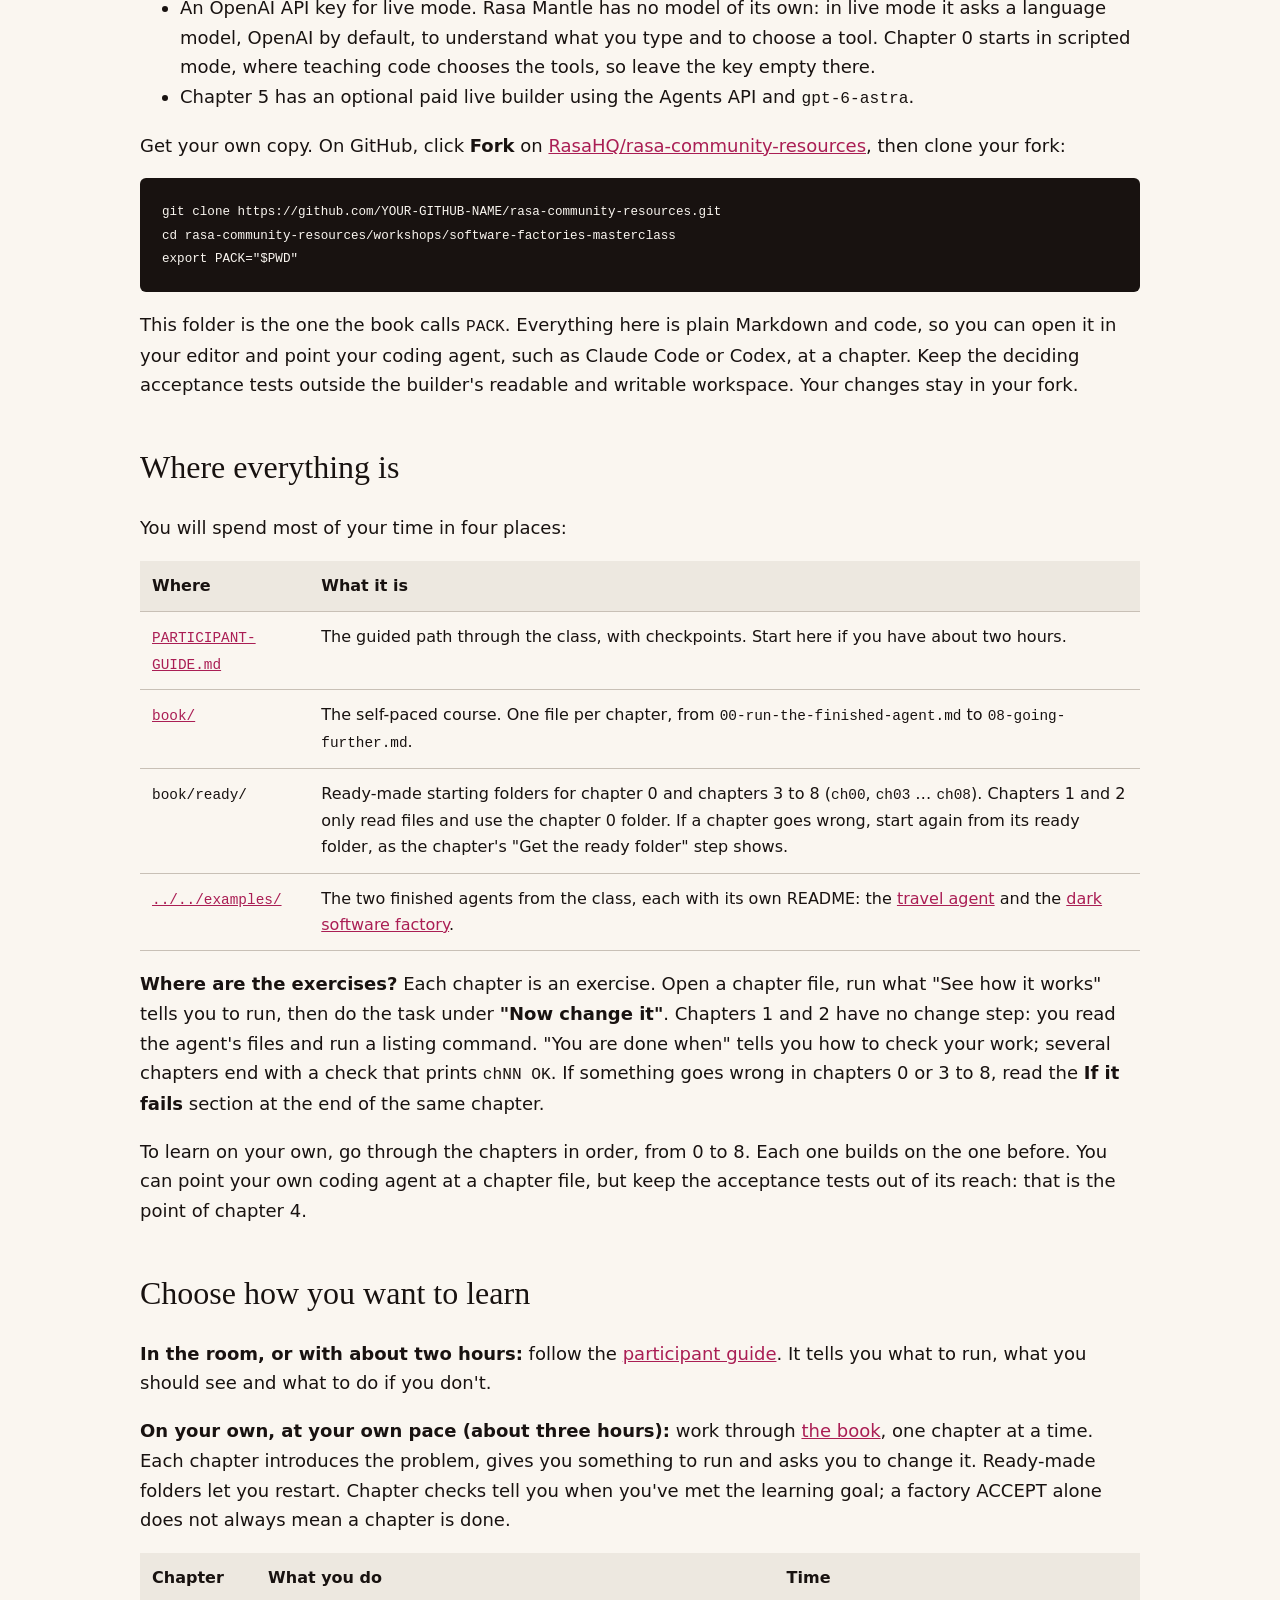
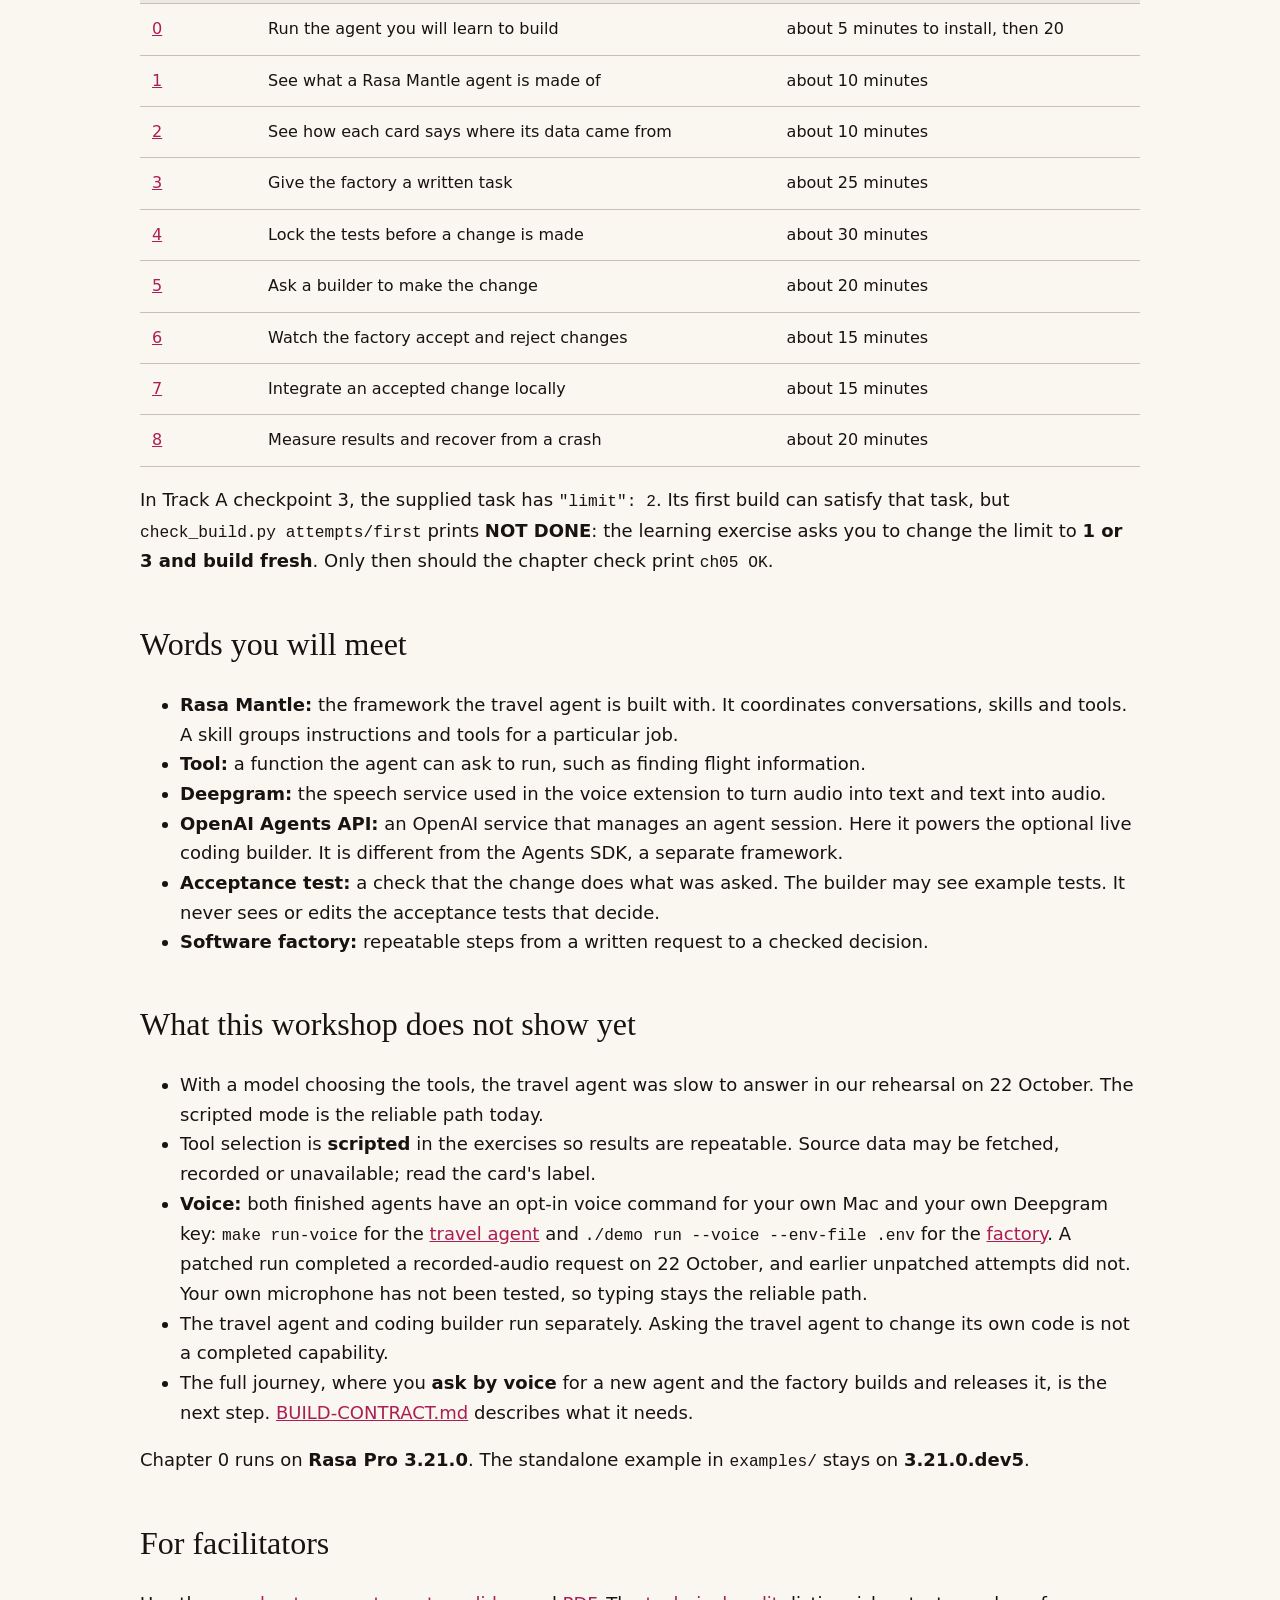
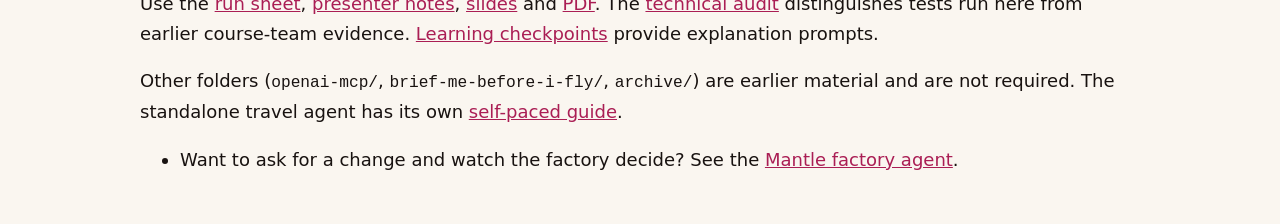
<file: workshops/software-factories-masterclass/README.html>
<!doctype html><html lang="en"><meta charset="utf-8"><meta name="viewport" content="width=device-width,initial-scale=1"><title>README</title><style>body{max-width:1000px;margin:60px auto;padding:0 28px;background:#FAF6F0;color:#181210;font:18px/1.65 system-ui}h1,h2,h3{font-family:Georgia;font-weight:400;line-height:1.2}h1{font-size:48px}h2{margin-top:48px;font-size:32px}a{color:#AA1E54}pre{padding:22px;background:#181210;color:#FAF6F0;overflow:auto;font-size:14px;border-radius:6px}code{font-size:.9em}table{border-collapse:collapse;width:100%;font-size:16px}th,td{text-align:left;vertical-align:top;padding:12px;border-bottom:1px solid #C8C0B6}th{background:#EDE8E0}blockquote{border-left:4px solid #E85A91;margin:24px 0;padding:4px 24px;background:#FFFBF5}nav{padding-bottom:20px;border-bottom:1px solid #C8C0B6;font-size:15px}@media print{body{margin:0;font-size:11pt}pre{white-space:pre-wrap}h2,h3{break-after:avoid}tr{break-inside:avoid}}</style><nav><a href="README.html">Start</a> · <a href="PARTICIPANT-GUIDE.html">Short route</a> · <a href="book/README.html">Book</a> · <a href="slides/index.html">Slides</a></nav><main><h1>Build a software factory that checks an AI agent's changes</h1>
<p>A workshop by Rod Rivera, using Rasa Mantle and the OpenAI Agents API.</p>
<p>Today: build, reject and accept a change. Next: build it by voice.</p>
<h2>The problem this workshop solves</h2>
<p>Your flight lands at 5 pm. Your meeting across town starts at 6 pm. Will you make it? To find out, you would open a flight tracker, a weather site, a map and a currency converter, and still have to work out the answer yourself.</p>
<p>An AI agent can help answer that question in one place. In this workshop you run such an agent: it shows four cards, for the flight, the weather at landing, your arrival timeline and the exchange rate. The timeline uses your transfer allowance. It is an estimate, not a live route prediction.</p>
<p>Then comes the harder question. Coding agents can change software for you, but they also tell you a change works when it doesn't. Nobody has time to read every line they write. So how do you let an agent change your agent safely?</p>
<p>The answer you will build is a <strong>software factory</strong>: a fixed set of steps that turns a written request into a change, checks that change with tests the coding agent can't see or edit, and then decides ACCEPT or REJECT. You will watch it accept a good change and reject a bad one.</p>
<h2>What you will be able to do afterwards</h2>
<ul>
<li>Run the supplied travel agent built with Rasa Mantle.</li>
<li>Write a request for a change that a machine can check, then run a separate builder exercise.</li>
<li>Protect the tests that decide, so the agent making the change can't quietly bend them.</li>
<li>Read a factory's decision and explain why ACCEPT or REJECT was the right answer.</li>
<li>Explain a “dark” factory: people set the rules and machines do routine building and checking, with exceptions sent back to a person.</li>
</ul>
<p>You don't need to know Rasa, Mantle or the OpenAI Agents API before you start. Read the <a href="BEGINNER-PRIMER.html">beginner introduction</a> for the same explanations used in the slides.</p>
<h2>Before you start (about 10 minutes, plus a short wait)</h2>
<p>You need:</p>
<ul>
<li>A laptop. Chapters 3 to 7 need a Mac for the protective code checks. No Mac? Pair with someone who has one, or follow <strong>Track B</strong> in the participant guide: Python 3.12 only; 3.13 and 3.14 stop with NOT_READY. Windows is untested.</li>
<li>Python 3.12, <a href="https://docs.astral.sh/uv/">uv</a>, Git and Make.</li>
<li>A free <a href="https://rasa.com/rasa-pro-developer-edition-license-key-request">Rasa Developer Edition license</a>. Request it first: the form's confirmation page is not the key, and the key reaches you after you submit.</li>
<li>An OpenAI API key for live mode. Rasa Mantle has no model of its own: in live mode it asks a language model, OpenAI by default, to understand what you type and to choose a tool. Chapter 0 starts in scripted mode, where teaching code chooses the tools, so leave the key empty there.</li>
<li>Chapter 5 has an optional paid live builder using the Agents API and <code>gpt-6-astra</code>.</li>
</ul>
<p>Get your own copy. On GitHub, click <strong>Fork</strong> on <a href="https://github.com/RasaHQ/rasa-community-resources">RasaHQ/rasa-community-resources</a>, then clone your fork:</p>
<pre><code class="language-bash">git clone https://github.com/YOUR-GITHUB-NAME/rasa-community-resources.git
cd rasa-community-resources/workshops/software-factories-masterclass
export PACK=&quot;$PWD&quot;
</code></pre>
<p>This folder is the one the book calls <code>PACK</code>. Everything here is plain Markdown and code, so you can open it in your editor and point your coding agent, such as Claude Code or Codex, at a chapter. Keep the deciding acceptance tests outside the builder's readable and writable workspace. Your changes stay in your fork.</p>
<h2>Where everything is</h2>
<p>You will spend most of your time in four places:</p>
<table>
<thead>
<tr>
<th>Where</th>
<th>What it is</th>
</tr>
</thead>
<tbody>
<tr>
<td><a href="PARTICIPANT-GUIDE.html"><code>PARTICIPANT-GUIDE.md</code></a></td>
<td>The guided path through the class, with checkpoints. Start here if you have about two hours.</td>
</tr>
<tr>
<td><a href="book/README.html"><code>book/</code></a></td>
<td>The self-paced course. One file per chapter, from <code>00-run-the-finished-agent.md</code> to <code>08-going-further.md</code>.</td>
</tr>
<tr>
<td><code>book/ready/</code></td>
<td>Ready-made starting folders for chapter 0 and chapters 3 to 8 (<code>ch00</code>, <code>ch03</code> … <code>ch08</code>). Chapters 1 and 2 only read files and use the chapter 0 folder. If a chapter goes wrong, start again from its ready folder, as the chapter's &quot;Get the ready folder&quot; step shows.</td>
</tr>
<tr>
<td><a href="../../examples/README.md"><code>../../examples/</code></a></td>
<td>The two finished agents from the class, each with its own README: the <a href="../../examples/mantle-flight-briefing-openai-agents/README.md">travel agent</a> and the <a href="../../examples/mantle-factory-agent/README.md">dark software factory</a>.</td>
</tr>
</tbody>
</table>
<p><strong>Where are the exercises?</strong> Each chapter is an exercise. Open a chapter file, run what &quot;See how it works&quot; tells you to run, then do the task under <strong>&quot;Now change it&quot;</strong>. Chapters 1 and 2 have no change step: you read the agent's files and run a listing command. &quot;You are done when&quot; tells you how to check your work; several chapters end with a check that prints <code>chNN OK</code>. If something goes wrong in chapters 0 or 3 to 8, read the <strong>If it fails</strong> section at the end of the same chapter.</p>
<p>To learn on your own, go through the chapters in order, from 0 to 8. Each one builds on the one before. You can point your own coding agent at a chapter file, but keep the acceptance tests out of its reach: that is the point of chapter 4.</p>
<h2>Choose how you want to learn</h2>
<p><strong>In the room, or with about two hours:</strong> follow the <a href="PARTICIPANT-GUIDE.html">participant guide</a>. It tells you what to run, what you should see and what to do if you don't.</p>
<p><strong>On your own, at your own pace (about three hours):</strong> work through <a href="book/README.html">the book</a>, one chapter at a time. Each chapter introduces the problem, gives you something to run and asks you to change it. Ready-made folders let you restart. Chapter checks tell you when you've met the learning goal; a factory ACCEPT alone does not always mean a chapter is done.</p>
<table>
<thead>
<tr>
<th>Chapter</th>
<th>What you do</th>
<th>Time</th>
</tr>
</thead>
<tbody>
<tr>
<td><a href="book/00-run-the-finished-agent.html">0</a></td>
<td>Run the agent you will learn to build</td>
<td>about 5 minutes to install, then 20</td>
</tr>
<tr>
<td><a href="book/01-what-a-mantle-agent-is.html">1</a></td>
<td>See what a Rasa Mantle agent is made of</td>
<td>about 10 minutes</td>
</tr>
<tr>
<td><a href="book/02-cards-from-real-sources.html">2</a></td>
<td>See how each card says where its data came from</td>
<td>about 10 minutes</td>
</tr>
<tr>
<td><a href="book/03-a-factory-starts-with-a-task.html">3</a></td>
<td>Give the factory a written task</td>
<td>about 25 minutes</td>
</tr>
<tr>
<td><a href="book/04-acceptance-before-code.html">4</a></td>
<td>Lock the tests before a change is made</td>
<td>about 30 minutes</td>
</tr>
<tr>
<td><a href="book/05-the-builder.html">5</a></td>
<td>Ask a builder to make the change</td>
<td>about 20 minutes</td>
</tr>
<tr>
<td><a href="book/06-the-gates-and-the-decision.html">6</a></td>
<td>Watch the factory accept and reject changes</td>
<td>about 15 minutes</td>
</tr>
<tr>
<td><a href="book/07-integrate-and-run-it-dark.html">7</a></td>
<td>Integrate an accepted change locally</td>
<td>about 15 minutes</td>
</tr>
<tr>
<td><a href="book/08-going-further.html">8</a></td>
<td>Measure results and recover from a crash</td>
<td>about 20 minutes</td>
</tr>
</tbody>
</table>
<p>In Track A checkpoint 3, the supplied task has <code>&quot;limit&quot;: 2</code>. Its first build can satisfy that task, but <code>check_build.py attempts/first</code> prints <strong>NOT DONE</strong>: the learning exercise asks you to change the limit to <strong>1 or 3 and build fresh</strong>. Only then should the chapter check print <code>ch05 OK</code>.</p>
<h2>Words you will meet</h2>
<ul>
<li><strong>Rasa Mantle:</strong> the framework the travel agent is built with. It coordinates conversations, skills and tools. A skill groups instructions and tools for a particular job.</li>
<li><strong>Tool:</strong> a function the agent can ask to run, such as finding flight information.</li>
<li><strong>Deepgram:</strong> the speech service used in the voice extension to turn audio into text and text into audio.</li>
<li><strong>OpenAI Agents API:</strong> an OpenAI service that manages an agent session. Here it powers the optional live coding builder. It is different from the Agents SDK, a separate framework.</li>
<li><strong>Acceptance test:</strong> a check that the change does what was asked. The builder may see example tests. It never sees or edits the acceptance tests that decide.</li>
<li><strong>Software factory:</strong> repeatable steps from a written request to a checked decision.</li>
</ul>
<h2>What this workshop does not show yet</h2>
<ul>
<li>With a model choosing the tools, the travel agent was slow to answer in our rehearsal on 22 October. The scripted mode is the reliable path today.</li>
<li>Tool selection is <strong>scripted</strong> in the exercises so results are repeatable. Source data may be fetched, recorded or unavailable; read the card's label.</li>
<li><strong>Voice:</strong> both finished agents have an opt-in voice command for your own Mac and your own Deepgram key: <code>make run-voice</code> for the <a href="../../examples/mantle-flight-briefing-openai-agents/README.md">travel agent</a> and <code>./demo run --voice --env-file .env</code> for the <a href="../../examples/mantle-factory-agent/README.md">factory</a>. A patched run completed a recorded-audio request on 22 October, and earlier unpatched attempts did not. Your own microphone has not been tested, so typing stays the reliable path.</li>
<li>The travel agent and coding builder run separately. Asking the travel agent to change its own code is not a completed capability.</li>
<li>The full journey, where you <strong>ask by voice</strong> for a new agent and the factory builds and releases it, is the next step. <a href="BUILD-CONTRACT.html">BUILD-CONTRACT.md</a> describes what it needs.</li>
</ul>
<p>Chapter 0 runs on <strong>Rasa Pro 3.21.0</strong>. The standalone example in <code>examples/</code> stays on <strong>3.21.0.dev5</strong>.</p>
<h2>For facilitators</h2>
<p>Use the <a href="RUN-SHEET.html">run sheet</a>, <a href="slides/PRESENTER-NOTES.md">presenter notes</a>, <a href="slides/index.html">slides</a> and <a href="slides/masterclass-slides.pdf">PDF</a>. The <a href="TECHNICAL-AUDIT.html">technical audit</a> distinguishes tests run here from earlier course-team evidence. <a href="LEARNING-CHECKPOINTS.html">Learning checkpoints</a> provide explanation prompts.</p>
<p>Other folders (<code>openai-mcp/</code>, <code>brief-me-before-i-fly/</code>, <code>archive/</code>) are earlier material and are not required. The standalone travel agent has its own <a href="../../examples/mantle-flight-briefing-openai-agents/SELF-PACED-GUIDE.md">self-paced guide</a>.</p>
<ul>
<li>Want to ask for a change and watch the factory decide? See the <a href="../../examples/mantle-factory-agent/README.md">Mantle factory agent</a>.</li>
</ul>
</main></html>
</file>
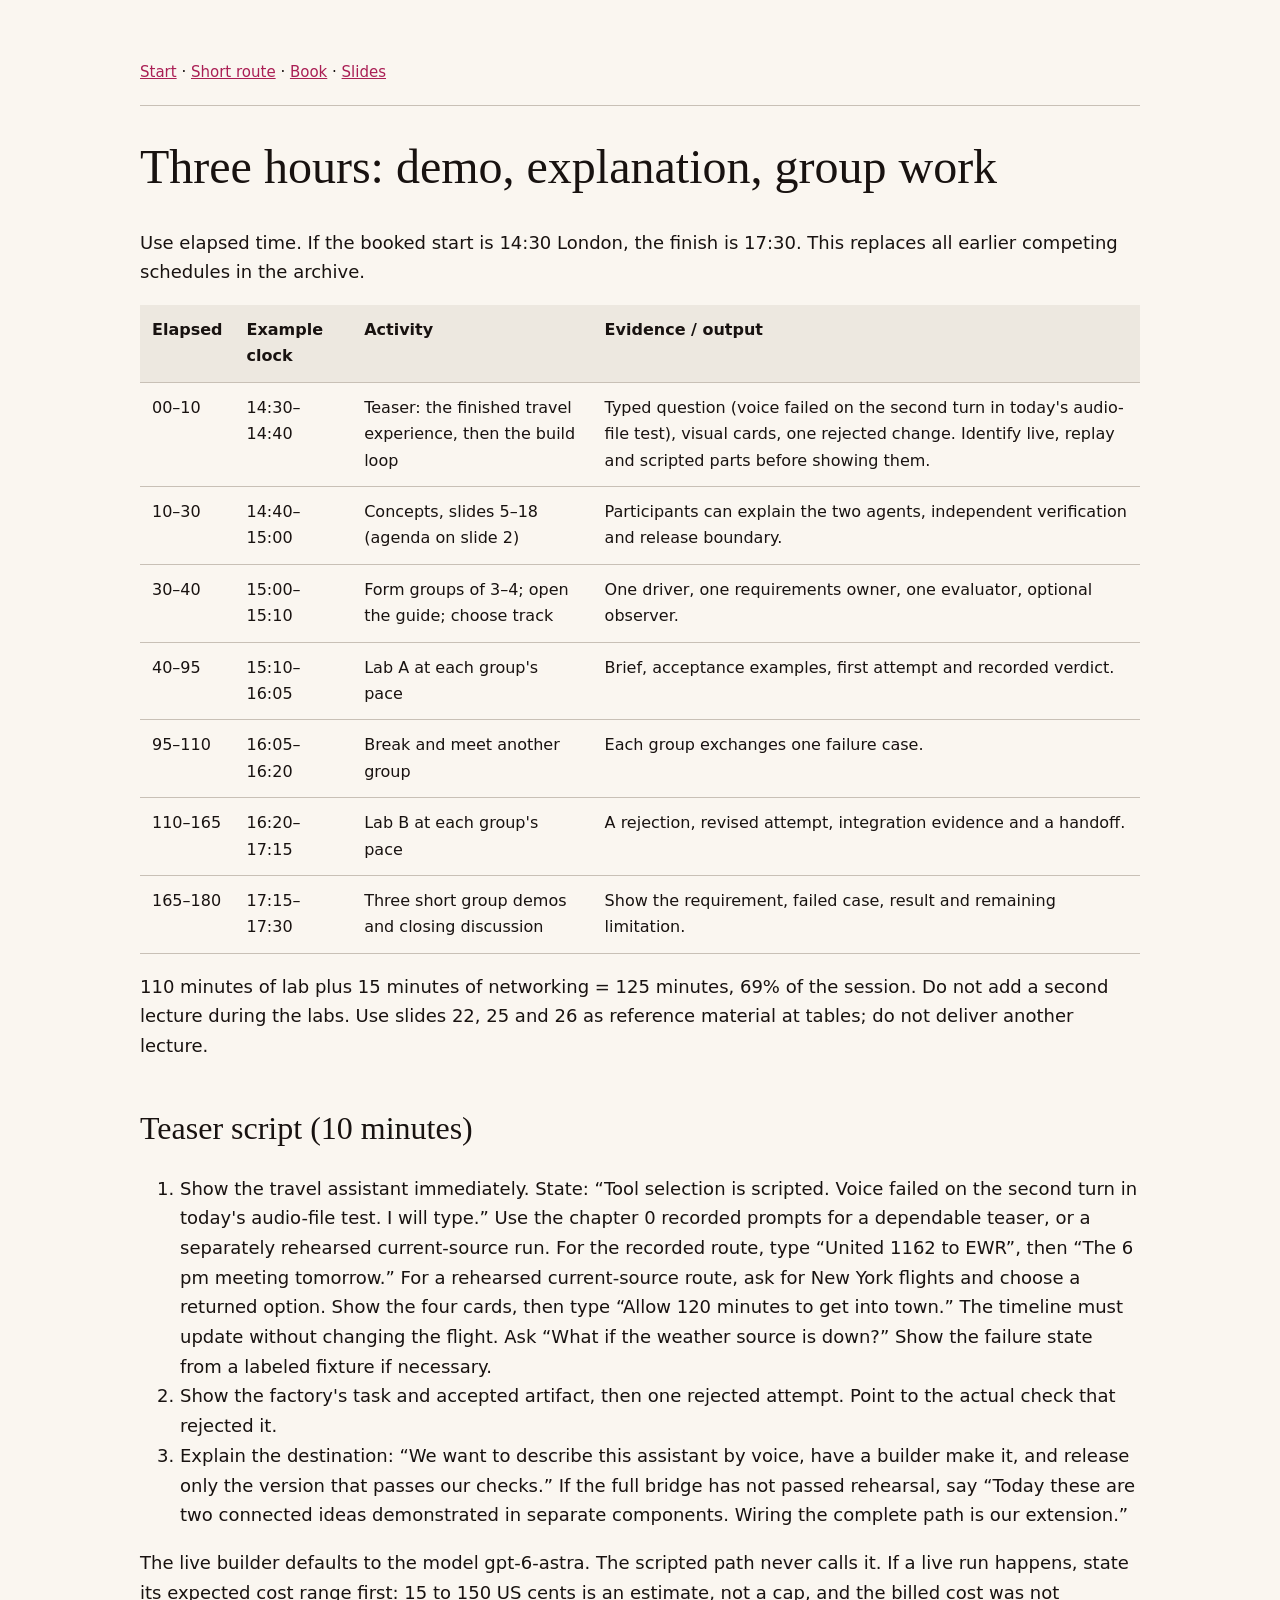
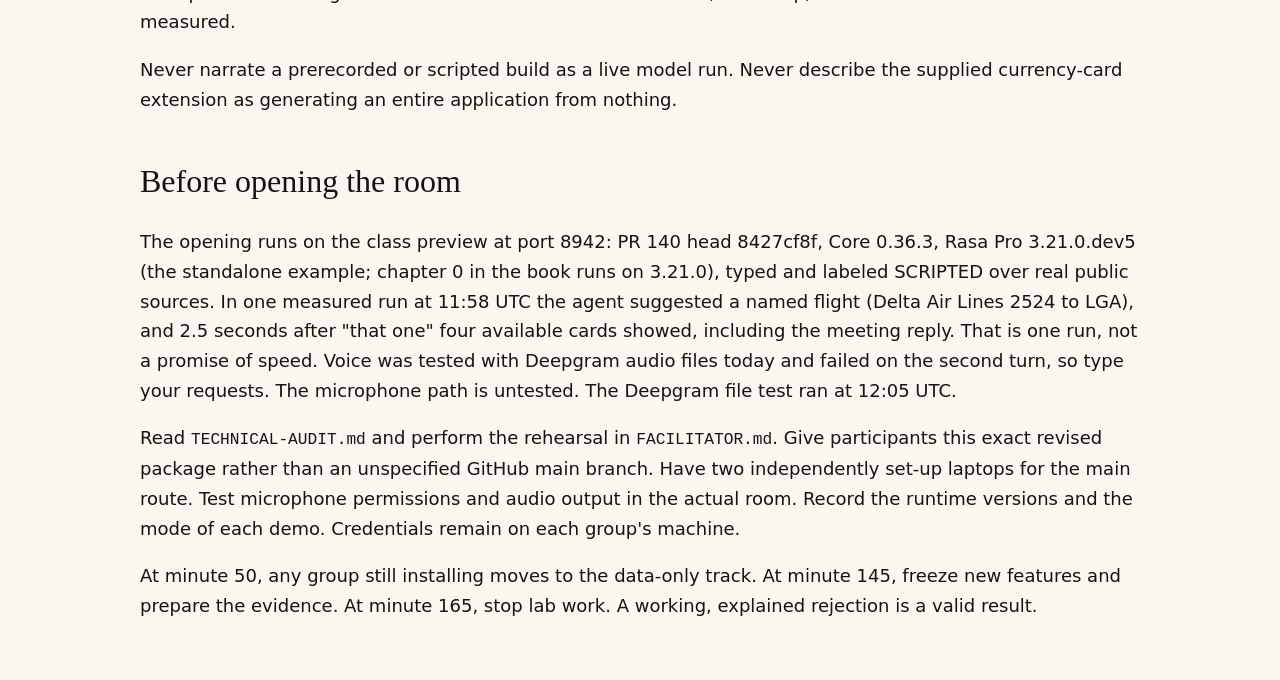
<file: workshops/software-factories-masterclass/RUN-SHEET.html>
<!doctype html><html lang="en"><meta charset="utf-8"><meta name="viewport" content="width=device-width,initial-scale=1"><title>RUN SHEET</title><style>body{max-width:1000px;margin:60px auto;padding:0 28px;background:#FAF6F0;color:#181210;font:18px/1.65 system-ui}h1,h2,h3{font-family:Georgia;font-weight:400;line-height:1.2}h1{font-size:48px}h2{margin-top:48px;font-size:32px}a{color:#AA1E54}pre{padding:22px;background:#181210;color:#FAF6F0;overflow:auto;font-size:14px;border-radius:6px}code{font-size:.9em}table{border-collapse:collapse;width:100%;font-size:16px}th,td{text-align:left;vertical-align:top;padding:12px;border-bottom:1px solid #C8C0B6}th{background:#EDE8E0}blockquote{border-left:4px solid #E85A91;margin:24px 0;padding:4px 24px;background:#FFFBF5}nav{padding-bottom:20px;border-bottom:1px solid #C8C0B6;font-size:15px}@media print{body{margin:0;font-size:11pt}pre{white-space:pre-wrap}h2,h3{break-after:avoid}tr{break-inside:avoid}}</style><nav><a href="README.html">Start</a> · <a href="PARTICIPANT-GUIDE.html">Short route</a> · <a href="book/README.html">Book</a> · <a href="slides/index.html">Slides</a></nav><main><h1>Three hours: demo, explanation, group work</h1>
<p>Use elapsed time. If the booked start is 14:30 London, the finish is 17:30. This replaces all earlier competing schedules in the archive.</p>
<table>
<thead>
<tr>
<th>Elapsed</th>
<th>Example clock</th>
<th>Activity</th>
<th>Evidence / output</th>
</tr>
</thead>
<tbody>
<tr>
<td>00–10</td>
<td>14:30–14:40</td>
<td>Teaser: the finished travel experience, then the build loop</td>
<td>Typed question (voice failed on the second turn in today's audio-file test), visual cards, one rejected change. Identify live, replay and scripted parts before showing them.</td>
</tr>
<tr>
<td>10–30</td>
<td>14:40–15:00</td>
<td>Concepts, slides 5–18 (agenda on slide 2)</td>
<td>Participants can explain the two agents, independent verification and release boundary.</td>
</tr>
<tr>
<td>30–40</td>
<td>15:00–15:10</td>
<td>Form groups of 3–4; open the guide; choose track</td>
<td>One driver, one requirements owner, one evaluator, optional observer.</td>
</tr>
<tr>
<td>40–95</td>
<td>15:10–16:05</td>
<td>Lab A at each group's pace</td>
<td>Brief, acceptance examples, first attempt and recorded verdict.</td>
</tr>
<tr>
<td>95–110</td>
<td>16:05–16:20</td>
<td>Break and meet another group</td>
<td>Each group exchanges one failure case.</td>
</tr>
<tr>
<td>110–165</td>
<td>16:20–17:15</td>
<td>Lab B at each group's pace</td>
<td>A rejection, revised attempt, integration evidence and a handoff.</td>
</tr>
<tr>
<td>165–180</td>
<td>17:15–17:30</td>
<td>Three short group demos and closing discussion</td>
<td>Show the requirement, failed case, result and remaining limitation.</td>
</tr>
</tbody>
</table>
<p>110 minutes of lab plus 15 minutes of networking = 125 minutes, 69% of the session. Do not add a second lecture during the labs. Use slides 22, 25 and 26 as reference material at tables; do not deliver another lecture.</p>
<h2>Teaser script (10 minutes)</h2>
<ol>
<li>Show the travel assistant immediately. State: “Tool selection is scripted. Voice failed on the second turn in today's audio-file test. I will type.” Use the chapter 0 recorded prompts for a dependable teaser, or a separately rehearsed current-source run. For the recorded route, type “United 1162 to EWR”, then “The 6 pm meeting tomorrow.” For a rehearsed current-source route, ask for New York flights and choose a returned option. Show the four cards, then type “Allow 120 minutes to get into town.” The timeline must update without changing the flight. Ask “What if the weather source is down?” Show the failure state from a labeled fixture if necessary.</li>
<li>Show the factory's task and accepted artifact, then one rejected attempt. Point to the actual check that rejected it.</li>
<li>Explain the destination: “We want to describe this assistant by voice, have a builder make it, and release only the version that passes our checks.” If the full bridge has not passed rehearsal, say “Today these are two connected ideas demonstrated in separate components. Wiring the complete path is our extension.”</li>
</ol>
<p>The live builder defaults to the model gpt-6-astra. The scripted path never calls it. If a live run happens, state its expected cost range first: 15 to 150 US cents is an estimate, not a cap, and the billed cost was not measured.</p>
<p>Never narrate a prerecorded or scripted build as a live model run. Never describe the supplied currency-card extension as generating an entire application from nothing.</p>
<h2>Before opening the room</h2>
<p>The opening runs on the class preview at port 8942: PR 140 head 8427cf8f, Core 0.36.3, Rasa Pro 3.21.0.dev5 (the standalone example; chapter 0 in the book runs on 3.21.0), typed and labeled SCRIPTED over real public sources. In one measured run at 11:58 UTC the agent suggested a named flight (Delta Air Lines 2524 to LGA), and 2.5 seconds after &quot;that one&quot; four available cards showed, including the meeting reply. That is one run, not a promise of speed. Voice was tested with Deepgram audio files today and failed on the second turn, so type your requests. The microphone path is untested. The Deepgram file test ran at 12:05 UTC.</p>
<p>Read <code>TECHNICAL-AUDIT.md</code> and perform the rehearsal in <code>FACILITATOR.md</code>. Give participants this exact revised package rather than an unspecified GitHub main branch. Have two independently set-up laptops for the main route. Test microphone permissions and audio output in the actual room. Record the runtime versions and the mode of each demo. Credentials remain on each group's machine.</p>
<p>At minute 50, any group still installing moves to the data-only track. At minute 145, freeze new features and prepare the evidence. At minute 165, stop lab work. A working, explained rejection is a valid result.</p>
</main></html>
</file>
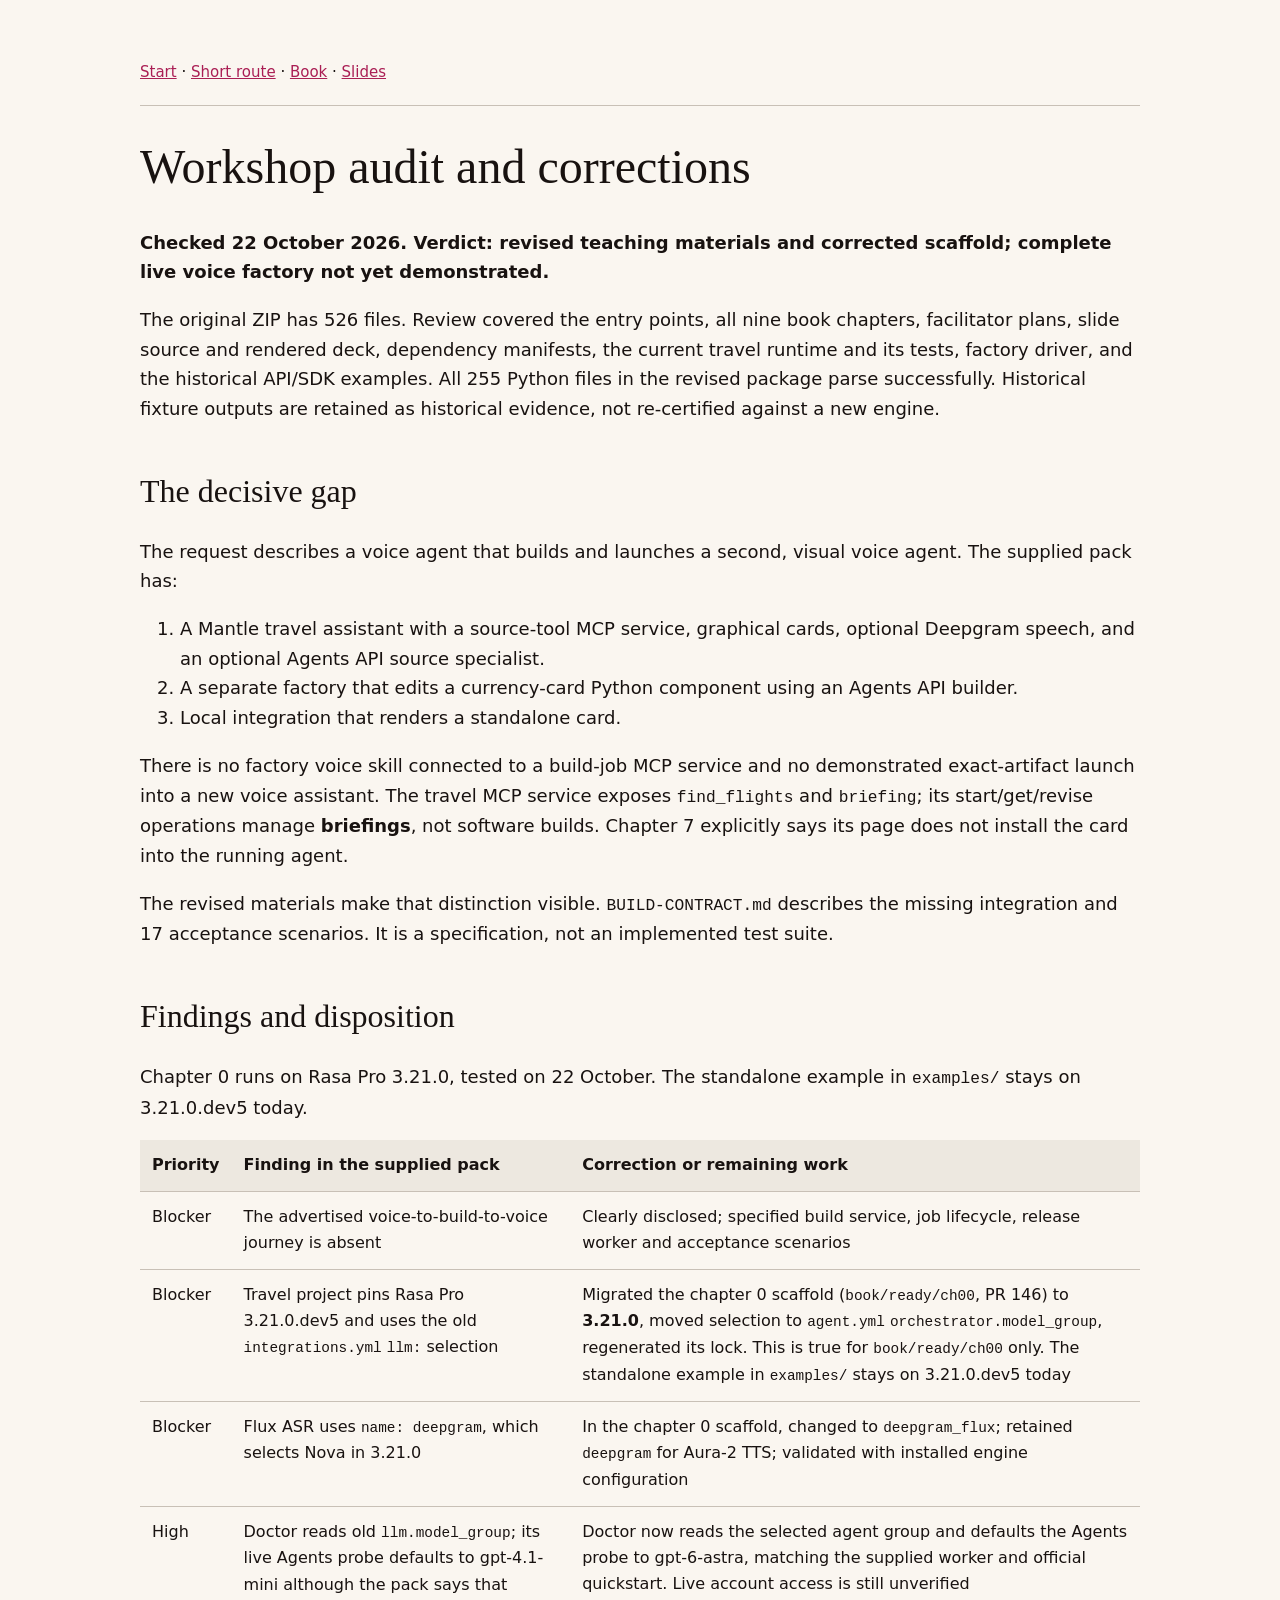
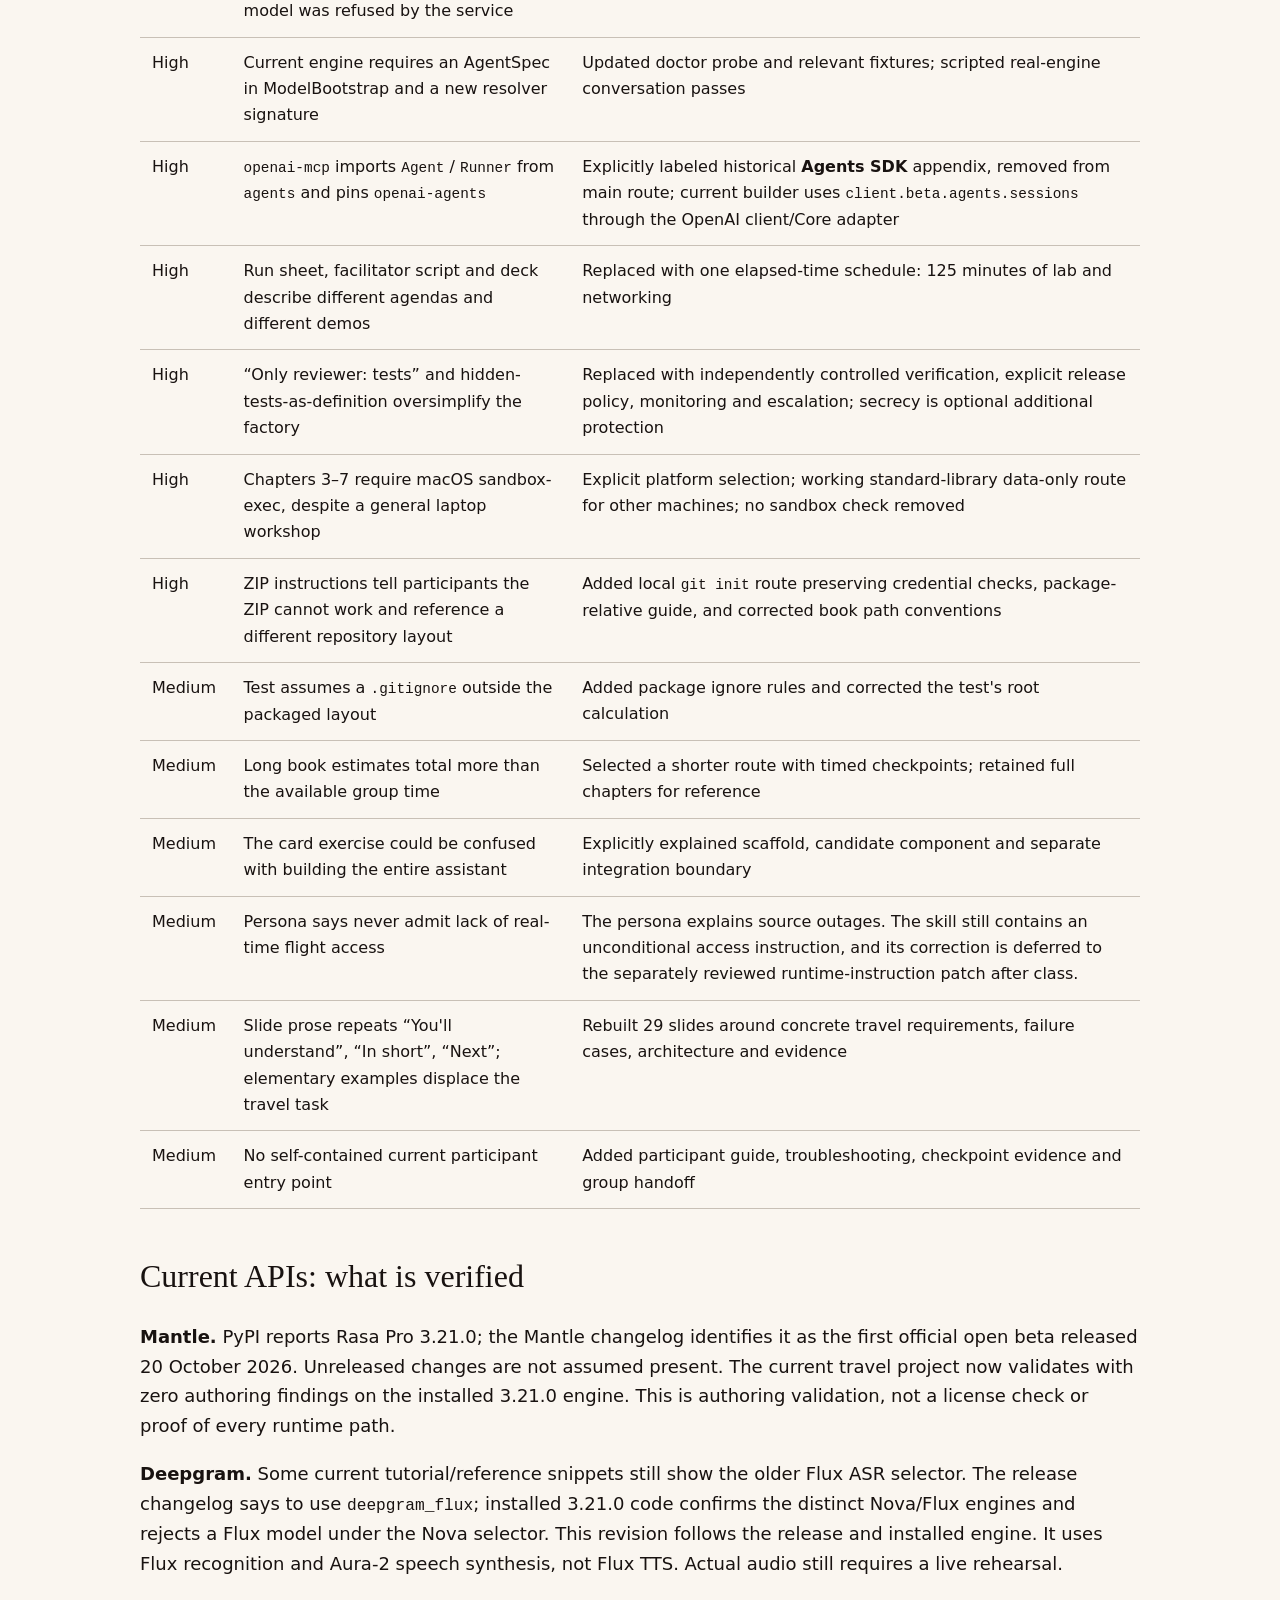
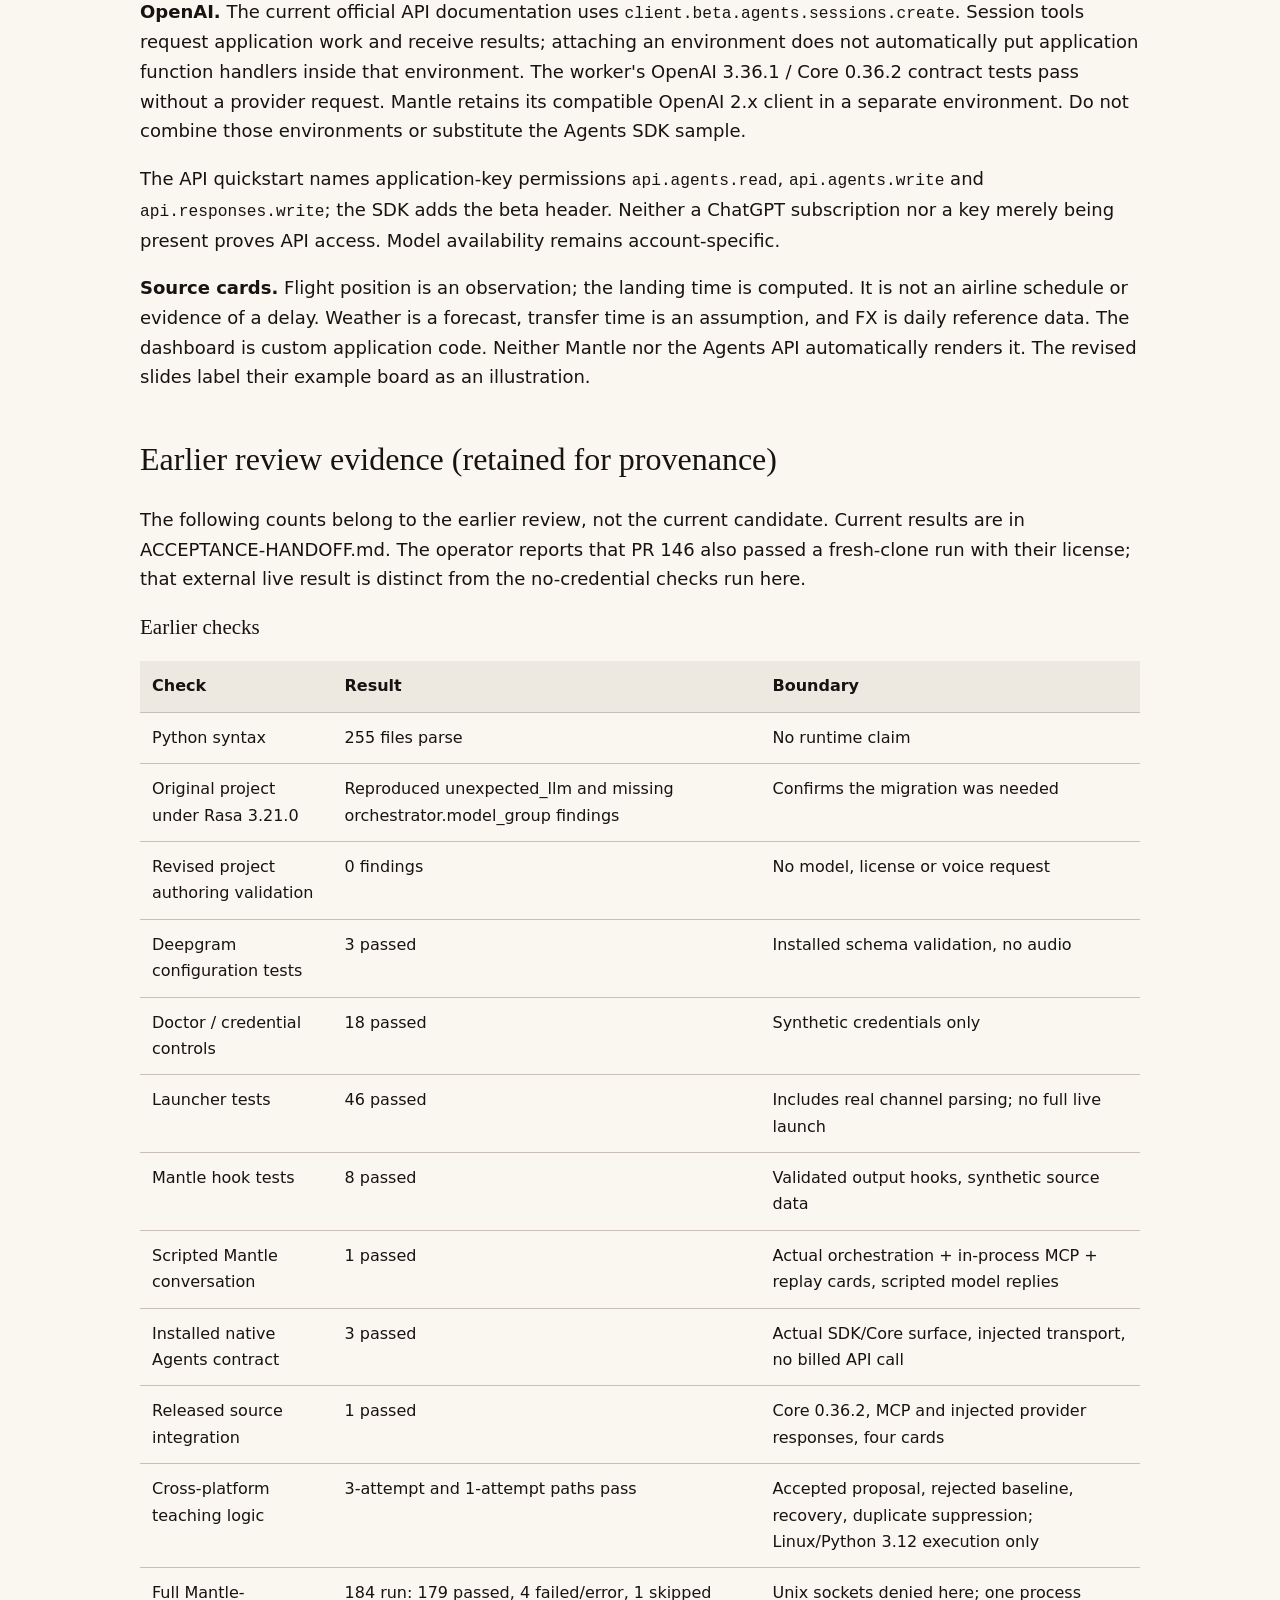
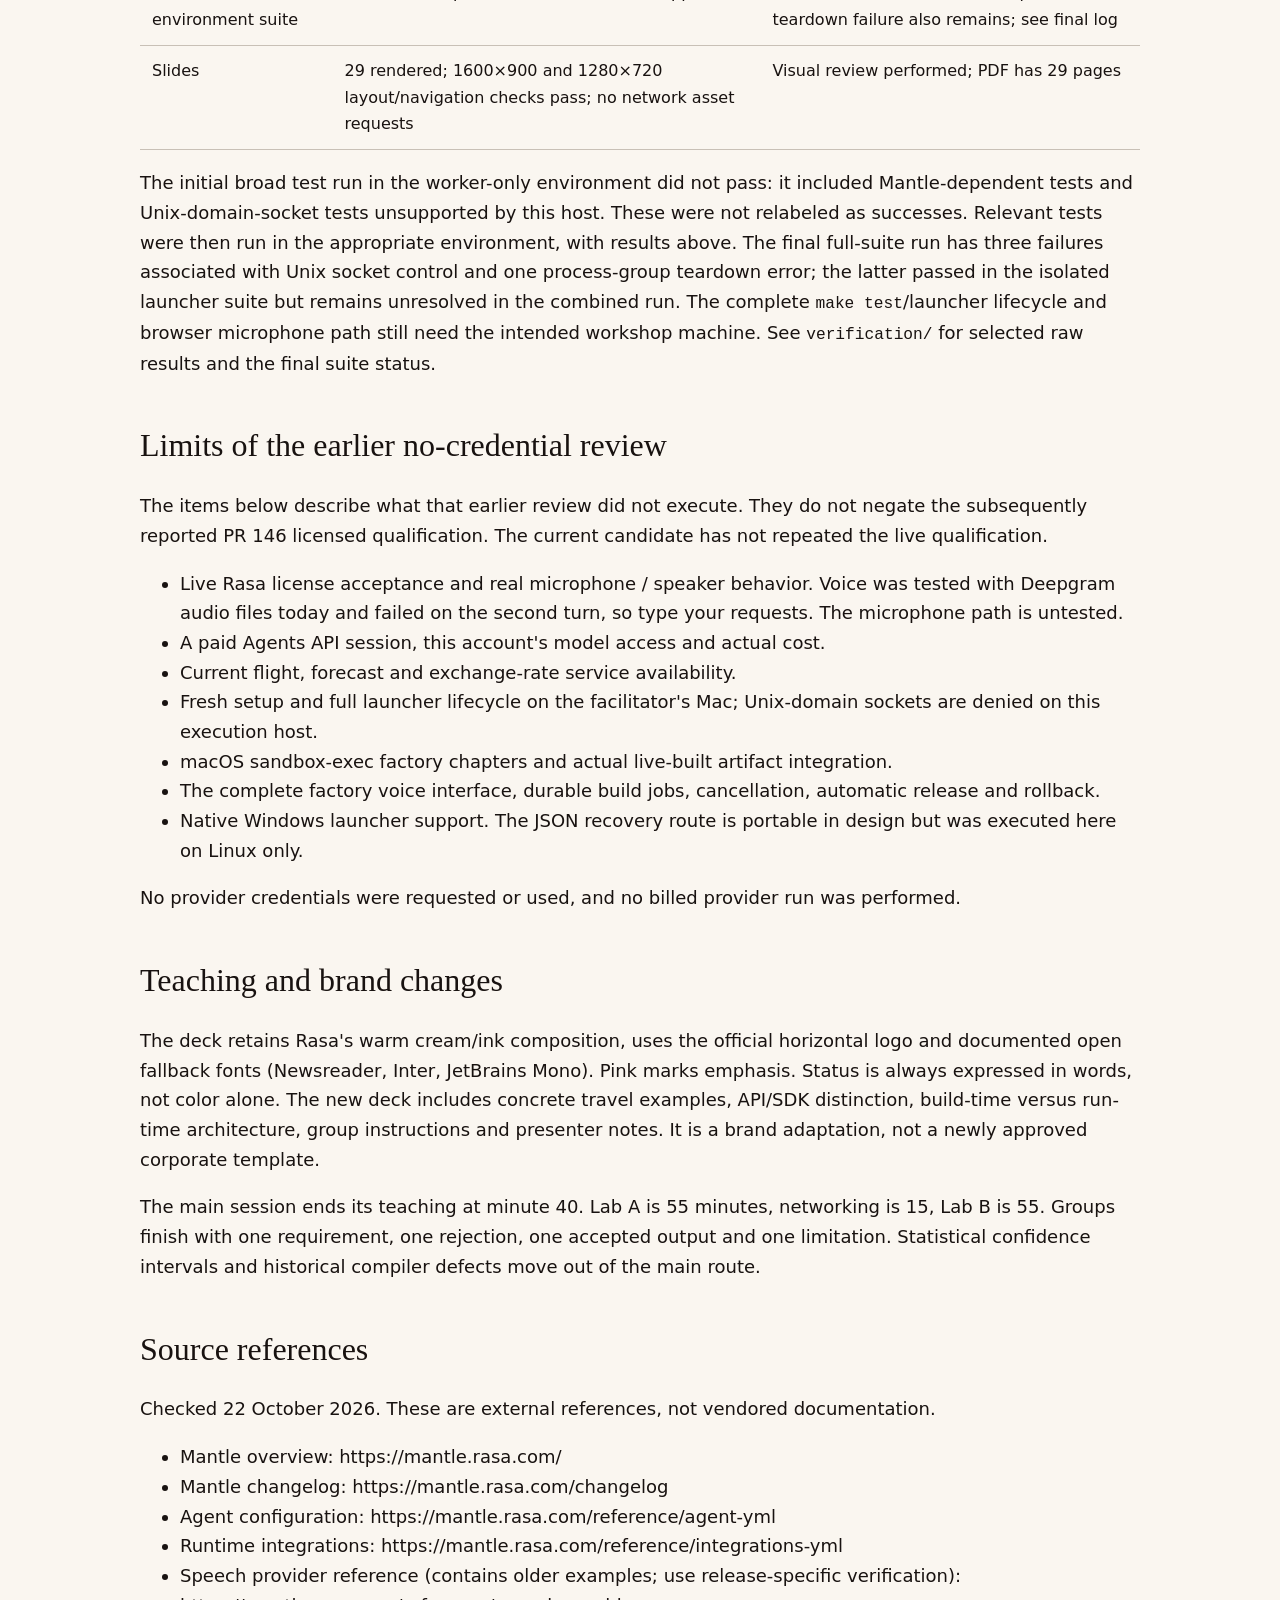
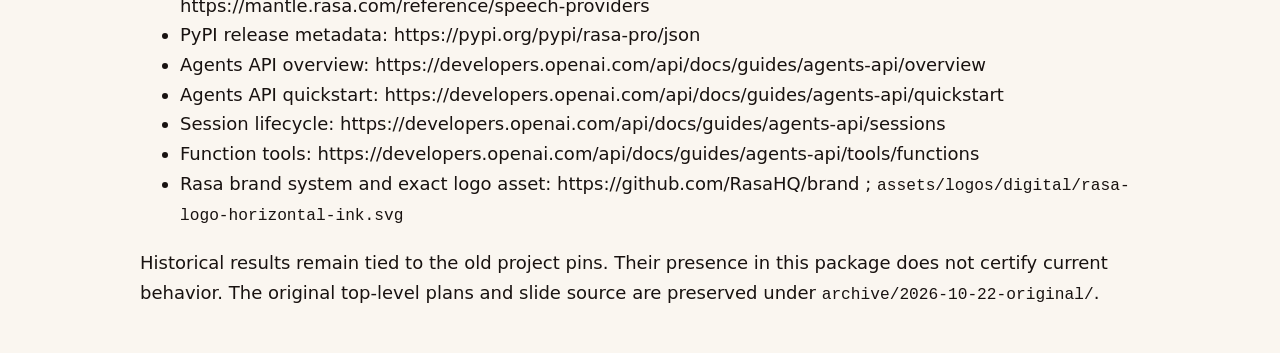
<file: workshops/software-factories-masterclass/TECHNICAL-AUDIT.html>
<!doctype html><html lang="en"><meta charset="utf-8"><meta name="viewport" content="width=device-width,initial-scale=1"><title>TECHNICAL AUDIT</title><style>body{max-width:1000px;margin:60px auto;padding:0 28px;background:#FAF6F0;color:#181210;font:18px/1.65 system-ui}h1,h2,h3{font-family:Georgia;font-weight:400;line-height:1.2}h1{font-size:48px}h2{margin-top:48px;font-size:32px}a{color:#AA1E54}pre{padding:22px;background:#181210;color:#FAF6F0;overflow:auto;font-size:14px;border-radius:6px}code{font-size:.9em}table{border-collapse:collapse;width:100%;font-size:16px}th,td{text-align:left;vertical-align:top;padding:12px;border-bottom:1px solid #C8C0B6}th{background:#EDE8E0}blockquote{border-left:4px solid #E85A91;margin:24px 0;padding:4px 24px;background:#FFFBF5}nav{padding-bottom:20px;border-bottom:1px solid #C8C0B6;font-size:15px}@media print{body{margin:0;font-size:11pt}pre{white-space:pre-wrap}h2,h3{break-after:avoid}tr{break-inside:avoid}}</style><nav><a href="README.html">Start</a> · <a href="PARTICIPANT-GUIDE.html">Short route</a> · <a href="book/README.html">Book</a> · <a href="slides/index.html">Slides</a></nav><main><h1>Workshop audit and corrections</h1>
<p><strong>Checked 22 October 2026. Verdict: revised teaching materials and corrected scaffold; complete live voice factory not yet demonstrated.</strong></p>
<p>The original ZIP has 526 files. Review covered the entry points, all nine book chapters, facilitator plans, slide source and rendered deck, dependency manifests, the current travel runtime and its tests, factory driver, and the historical API/SDK examples. All 255 Python files in the revised package parse successfully. Historical fixture outputs are retained as historical evidence, not re-certified against a new engine.</p>
<h2>The decisive gap</h2>
<p>The request describes a voice agent that builds and launches a second, visual voice agent. The supplied pack has:</p>
<ol>
<li>A Mantle travel assistant with a source-tool MCP service, graphical cards, optional Deepgram speech, and an optional Agents API source specialist.</li>
<li>A separate factory that edits a currency-card Python component using an Agents API builder.</li>
<li>Local integration that renders a standalone card.</li>
</ol>
<p>There is no factory voice skill connected to a build-job MCP service and no demonstrated exact-artifact launch into a new voice assistant. The travel MCP service exposes <code>find_flights</code> and <code>briefing</code>; its start/get/revise operations manage <strong>briefings</strong>, not software builds. Chapter 7 explicitly says its page does not install the card into the running agent.</p>
<p>The revised materials make that distinction visible. <code>BUILD-CONTRACT.md</code> describes the missing integration and 17 acceptance scenarios. It is a specification, not an implemented test suite.</p>
<h2>Findings and disposition</h2>
<p>Chapter 0 runs on Rasa Pro 3.21.0, tested on 22 October. The standalone example in <code>examples/</code> stays on 3.21.0.dev5 today.</p>
<table>
<thead>
<tr>
<th>Priority</th>
<th>Finding in the supplied pack</th>
<th>Correction or remaining work</th>
</tr>
</thead>
<tbody>
<tr>
<td>Blocker</td>
<td>The advertised voice-to-build-to-voice journey is absent</td>
<td>Clearly disclosed; specified build service, job lifecycle, release worker and acceptance scenarios</td>
</tr>
<tr>
<td>Blocker</td>
<td>Travel project pins Rasa Pro 3.21.0.dev5 and uses the old <code>integrations.yml</code> <code>llm:</code> selection</td>
<td>Migrated the chapter 0 scaffold (<code>book/ready/ch00</code>, PR 146) to <strong>3.21.0</strong>, moved selection to <code>agent.yml</code> <code>orchestrator.model_group</code>, regenerated its lock. This is true for <code>book/ready/ch00</code> only. The standalone example in <code>examples/</code> stays on 3.21.0.dev5 today</td>
</tr>
<tr>
<td>Blocker</td>
<td>Flux ASR uses <code>name: deepgram</code>, which selects Nova in 3.21.0</td>
<td>In the chapter 0 scaffold, changed to <code>deepgram_flux</code>; retained <code>deepgram</code> for Aura-2 TTS; validated with installed engine configuration</td>
</tr>
<tr>
<td>High</td>
<td>Doctor reads old <code>llm.model_group</code>; its live Agents probe defaults to gpt-4.1-mini although the pack says that model was refused by the service</td>
<td>Doctor now reads the selected agent group and defaults the Agents probe to gpt-6-astra, matching the supplied worker and official quickstart. Live account access is still unverified</td>
</tr>
<tr>
<td>High</td>
<td>Current engine requires an AgentSpec in ModelBootstrap and a new resolver signature</td>
<td>Updated doctor probe and relevant fixtures; scripted real-engine conversation passes</td>
</tr>
<tr>
<td>High</td>
<td><code>openai-mcp</code> imports <code>Agent</code> / <code>Runner</code> from <code>agents</code> and pins <code>openai-agents</code></td>
<td>Explicitly labeled historical <strong>Agents SDK</strong> appendix, removed from main route; current builder uses <code>client.beta.agents.sessions</code> through the OpenAI client/Core adapter</td>
</tr>
<tr>
<td>High</td>
<td>Run sheet, facilitator script and deck describe different agendas and different demos</td>
<td>Replaced with one elapsed-time schedule: 125 minutes of lab and networking</td>
</tr>
<tr>
<td>High</td>
<td>“Only reviewer: tests” and hidden-tests-as-definition oversimplify the factory</td>
<td>Replaced with independently controlled verification, explicit release policy, monitoring and escalation; secrecy is optional additional protection</td>
</tr>
<tr>
<td>High</td>
<td>Chapters 3–7 require macOS sandbox-exec, despite a general laptop workshop</td>
<td>Explicit platform selection; working standard-library data-only route for other machines; no sandbox check removed</td>
</tr>
<tr>
<td>High</td>
<td>ZIP instructions tell participants the ZIP cannot work and reference a different repository layout</td>
<td>Added local <code>git init</code> route preserving credential checks, package-relative guide, and corrected book path conventions</td>
</tr>
<tr>
<td>Medium</td>
<td>Test assumes a <code>.gitignore</code> outside the packaged layout</td>
<td>Added package ignore rules and corrected the test's root calculation</td>
</tr>
<tr>
<td>Medium</td>
<td>Long book estimates total more than the available group time</td>
<td>Selected a shorter route with timed checkpoints; retained full chapters for reference</td>
</tr>
<tr>
<td>Medium</td>
<td>The card exercise could be confused with building the entire assistant</td>
<td>Explicitly explained scaffold, candidate component and separate integration boundary</td>
</tr>
<tr>
<td>Medium</td>
<td>Persona says never admit lack of real-time flight access</td>
<td>The persona explains source outages. The skill still contains an unconditional access instruction, and its correction is deferred to the separately reviewed runtime-instruction patch after class.</td>
</tr>
<tr>
<td>Medium</td>
<td>Slide prose repeats “You'll understand”, “In short”, “Next”; elementary examples displace the travel task</td>
<td>Rebuilt 29 slides around concrete travel requirements, failure cases, architecture and evidence</td>
</tr>
<tr>
<td>Medium</td>
<td>No self-contained current participant entry point</td>
<td>Added participant guide, troubleshooting, checkpoint evidence and group handoff</td>
</tr>
</tbody>
</table>
<h2>Current APIs: what is verified</h2>
<p><strong>Mantle.</strong> PyPI reports Rasa Pro 3.21.0; the Mantle changelog identifies it as the first official open beta released 20 October 2026. Unreleased changes are not assumed present. The current travel project now validates with zero authoring findings on the installed 3.21.0 engine. This is authoring validation, not a license check or proof of every runtime path.</p>
<p><strong>Deepgram.</strong> Some current tutorial/reference snippets still show the older Flux ASR selector. The release changelog says to use <code>deepgram_flux</code>; installed 3.21.0 code confirms the distinct Nova/Flux engines and rejects a Flux model under the Nova selector. This revision follows the release and installed engine. It uses Flux recognition and Aura-2 speech synthesis, not Flux TTS. Actual audio still requires a live rehearsal.</p>
<p><strong>OpenAI.</strong> The current official API documentation uses <code>client.beta.agents.sessions.create</code>. Session tools request application work and receive results; attaching an environment does not automatically put application function handlers inside that environment. The worker's OpenAI 3.36.1 / Core 0.36.2 contract tests pass without a provider request. Mantle retains its compatible OpenAI 2.x client in a separate environment. Do not combine those environments or substitute the Agents SDK sample.</p>
<p>The API quickstart names application-key permissions <code>api.agents.read</code>, <code>api.agents.write</code> and <code>api.responses.write</code>; the SDK adds the beta header. Neither a ChatGPT subscription nor a key merely being present proves API access. Model availability remains account-specific.</p>
<p><strong>Source cards.</strong> Flight position is an observation; the landing time is computed. It is not an airline schedule or evidence of a delay. Weather is a forecast, transfer time is an assumption, and FX is daily reference data. The dashboard is custom application code. Neither Mantle nor the Agents API automatically renders it. The revised slides label their example board as an illustration.</p>
<h2>Earlier review evidence (retained for provenance)</h2>
<p>The following counts belong to the earlier review, not the current candidate. Current results are in ACCEPTANCE-HANDOFF.md. The operator reports that PR 146 also passed a fresh-clone run with their license; that external live result is distinct from the no-credential checks run here.</p>
<h3>Earlier checks</h3>
<table>
<thead>
<tr>
<th>Check</th>
<th>Result</th>
<th>Boundary</th>
</tr>
</thead>
<tbody>
<tr>
<td>Python syntax</td>
<td>255 files parse</td>
<td>No runtime claim</td>
</tr>
<tr>
<td>Original project under Rasa 3.21.0</td>
<td>Reproduced unexpected_llm and missing orchestrator.model_group findings</td>
<td>Confirms the migration was needed</td>
</tr>
<tr>
<td>Revised project authoring validation</td>
<td>0 findings</td>
<td>No model, license or voice request</td>
</tr>
<tr>
<td>Deepgram configuration tests</td>
<td>3 passed</td>
<td>Installed schema validation, no audio</td>
</tr>
<tr>
<td>Doctor / credential controls</td>
<td>18 passed</td>
<td>Synthetic credentials only</td>
</tr>
<tr>
<td>Launcher tests</td>
<td>46 passed</td>
<td>Includes real channel parsing; no full live launch</td>
</tr>
<tr>
<td>Mantle hook tests</td>
<td>8 passed</td>
<td>Validated output hooks, synthetic source data</td>
</tr>
<tr>
<td>Scripted Mantle conversation</td>
<td>1 passed</td>
<td>Actual orchestration + in-process MCP + replay cards, scripted model replies</td>
</tr>
<tr>
<td>Installed native Agents contract</td>
<td>3 passed</td>
<td>Actual SDK/Core surface, injected transport, no billed API call</td>
</tr>
<tr>
<td>Released source integration</td>
<td>1 passed</td>
<td>Core 0.36.2, MCP and injected provider responses, four cards</td>
</tr>
<tr>
<td>Cross-platform teaching logic</td>
<td>3-attempt and 1-attempt paths pass</td>
<td>Accepted proposal, rejected baseline, recovery, duplicate suppression; Linux/Python 3.12 execution only</td>
</tr>
<tr>
<td>Full Mantle-environment suite</td>
<td>184 run: 179 passed, 4 failed/error, 1 skipped</td>
<td>Unix sockets denied here; one process teardown failure also remains; see final log</td>
</tr>
<tr>
<td>Slides</td>
<td>29 rendered; 1600×900 and 1280×720 layout/navigation checks pass; no network asset requests</td>
<td>Visual review performed; PDF has 29 pages</td>
</tr>
</tbody>
</table>
<p>The initial broad test run in the worker-only environment did not pass: it included Mantle-dependent tests and Unix-domain-socket tests unsupported by this host. These were not relabeled as successes. Relevant tests were then run in the appropriate environment, with results above. The final full-suite run has three failures associated with Unix socket control and one process-group teardown error; the latter passed in the isolated launcher suite but remains unresolved in the combined run. The complete <code>make test</code>/launcher lifecycle and browser microphone path still need the intended workshop machine. See <code>verification/</code> for selected raw results and the final suite status.</p>
<h2>Limits of the earlier no-credential review</h2>
<p>The items below describe what that earlier review did not execute. They do not negate the subsequently reported PR 146 licensed qualification. The current candidate has not repeated the live qualification.</p>
<ul>
<li>Live Rasa license acceptance and real microphone / speaker behavior. Voice was tested with Deepgram audio files today and failed on the second turn, so type your requests. The microphone path is untested.</li>
<li>A paid Agents API session, this account's model access and actual cost.</li>
<li>Current flight, forecast and exchange-rate service availability.</li>
<li>Fresh setup and full launcher lifecycle on the facilitator's Mac; Unix-domain sockets are denied on this execution host.</li>
<li>macOS sandbox-exec factory chapters and actual live-built artifact integration.</li>
<li>The complete factory voice interface, durable build jobs, cancellation, automatic release and rollback.</li>
<li>Native Windows launcher support. The JSON recovery route is portable in design but was executed here on Linux only.</li>
</ul>
<p>No provider credentials were requested or used, and no billed provider run was performed.</p>
<h2>Teaching and brand changes</h2>
<p>The deck retains Rasa's warm cream/ink composition, uses the official horizontal logo and documented open fallback fonts (Newsreader, Inter, JetBrains Mono). Pink marks emphasis. Status is always expressed in words, not color alone. The new deck includes concrete travel examples, API/SDK distinction, build-time versus run-time architecture, group instructions and presenter notes. It is a brand adaptation, not a newly approved corporate template.</p>
<p>The main session ends its teaching at minute 40. Lab A is 55 minutes, networking is 15, Lab B is 55. Groups finish with one requirement, one rejection, one accepted output and one limitation. Statistical confidence intervals and historical compiler defects move out of the main route.</p>
<h2>Source references</h2>
<p>Checked 22 October 2026. These are external references, not vendored documentation.</p>
<ul>
<li>Mantle overview: https://mantle.rasa.com/</li>
<li>Mantle changelog: https://mantle.rasa.com/changelog</li>
<li>Agent configuration: https://mantle.rasa.com/reference/agent-yml</li>
<li>Runtime integrations: https://mantle.rasa.com/reference/integrations-yml</li>
<li>Speech provider reference (contains older examples; use release-specific verification): https://mantle.rasa.com/reference/speech-providers</li>
<li>PyPI release metadata: https://pypi.org/pypi/rasa-pro/json</li>
<li>Agents API overview: https://developers.openai.com/api/docs/guides/agents-api/overview</li>
<li>Agents API quickstart: https://developers.openai.com/api/docs/guides/agents-api/quickstart</li>
<li>Session lifecycle: https://developers.openai.com/api/docs/guides/agents-api/sessions</li>
<li>Function tools: https://developers.openai.com/api/docs/guides/agents-api/tools/functions</li>
<li>Rasa brand system and exact logo asset: https://github.com/RasaHQ/brand ; <code>assets/logos/digital/rasa-logo-horizontal-ink.svg</code></li>
</ul>
<p>Historical results remain tied to the old project pins. Their presence in this package does not certify current behavior. The original top-level plans and slide source are preserved under <code>archive/2026-10-22-original/</code>.</p>
</main></html>
</file>
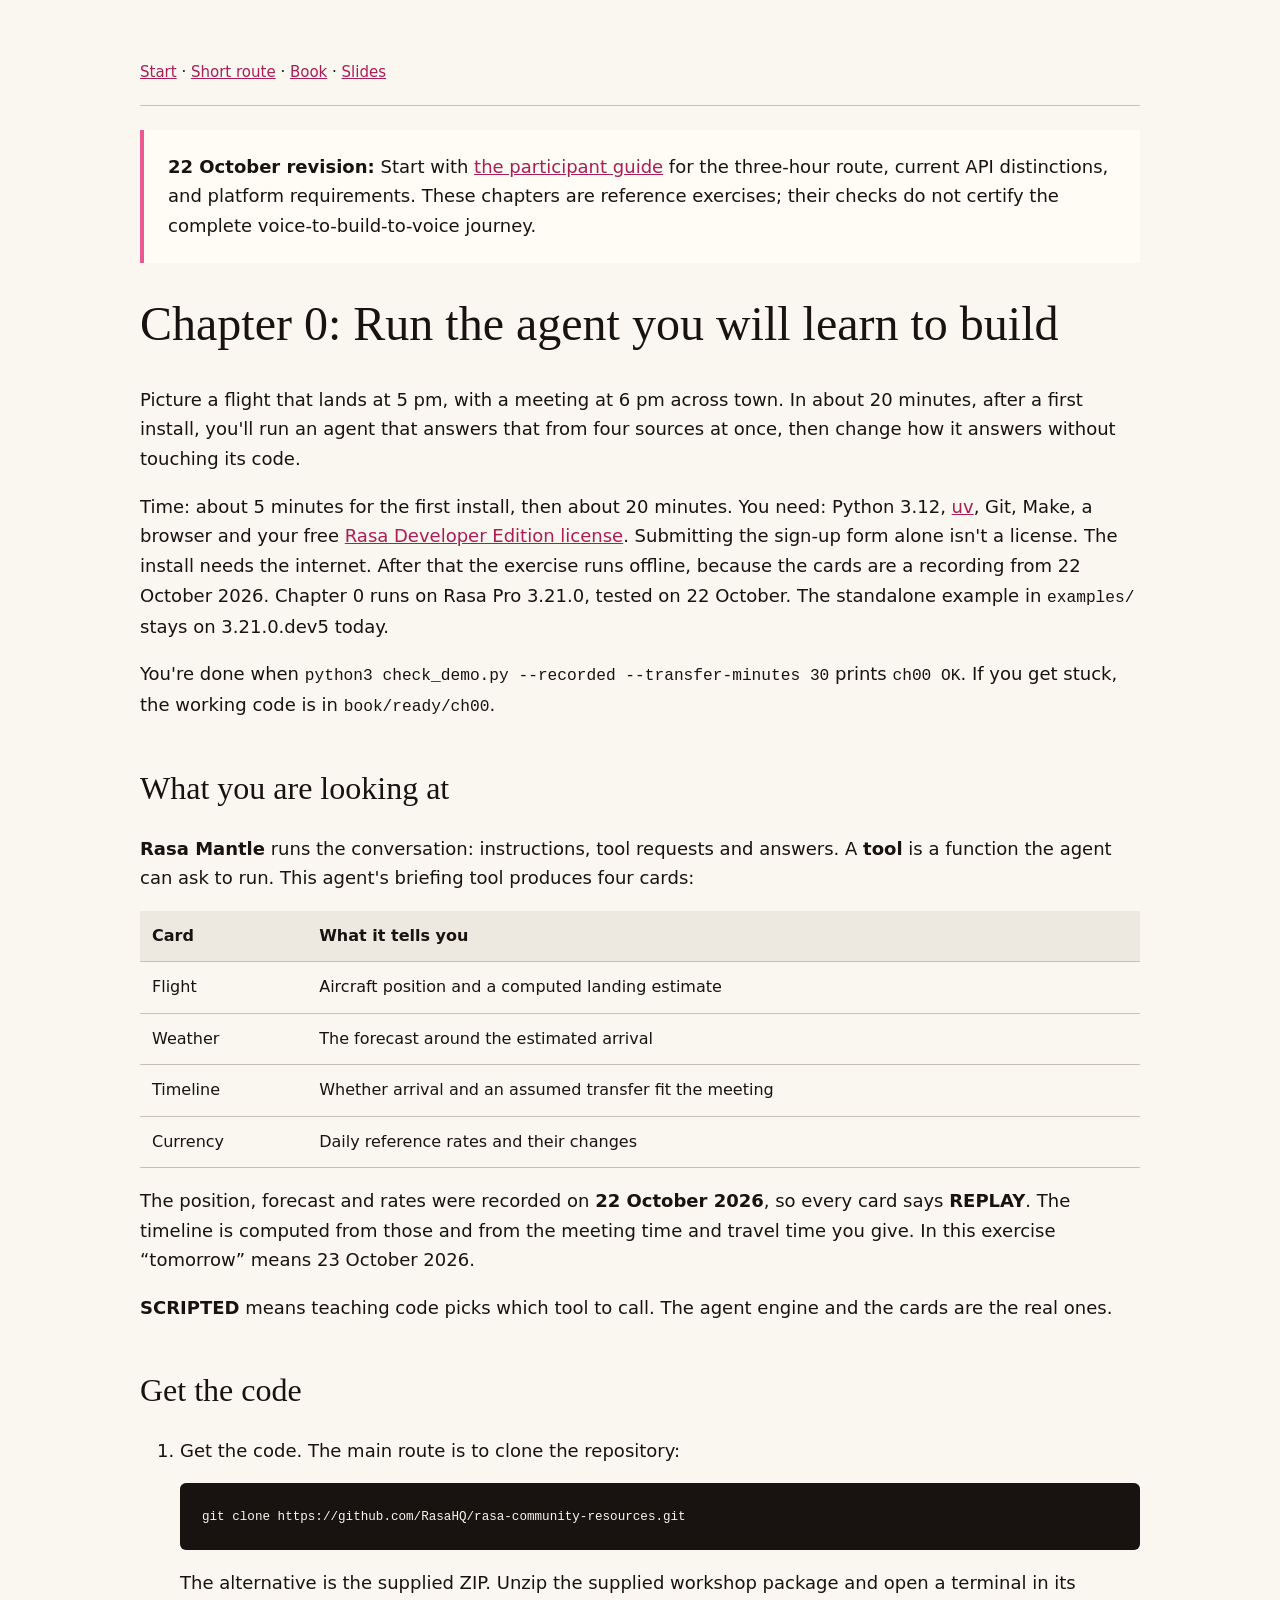
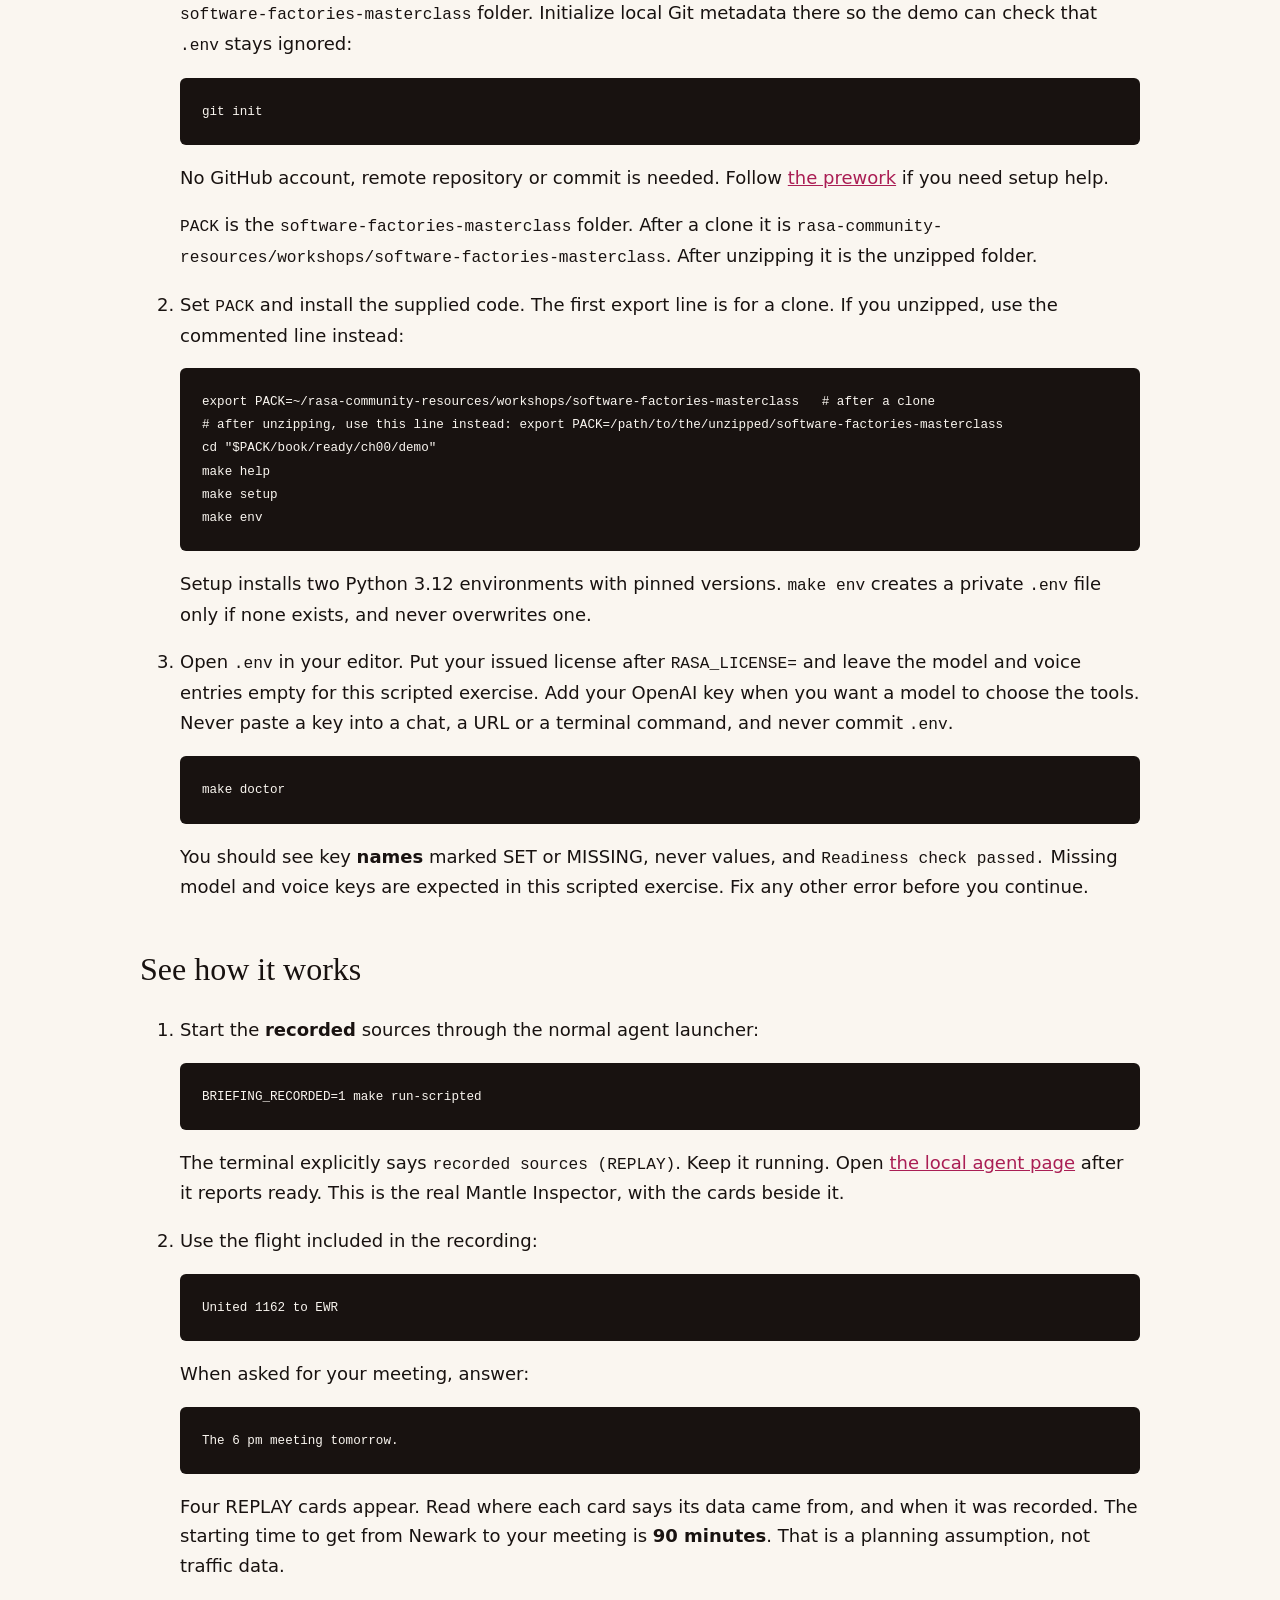
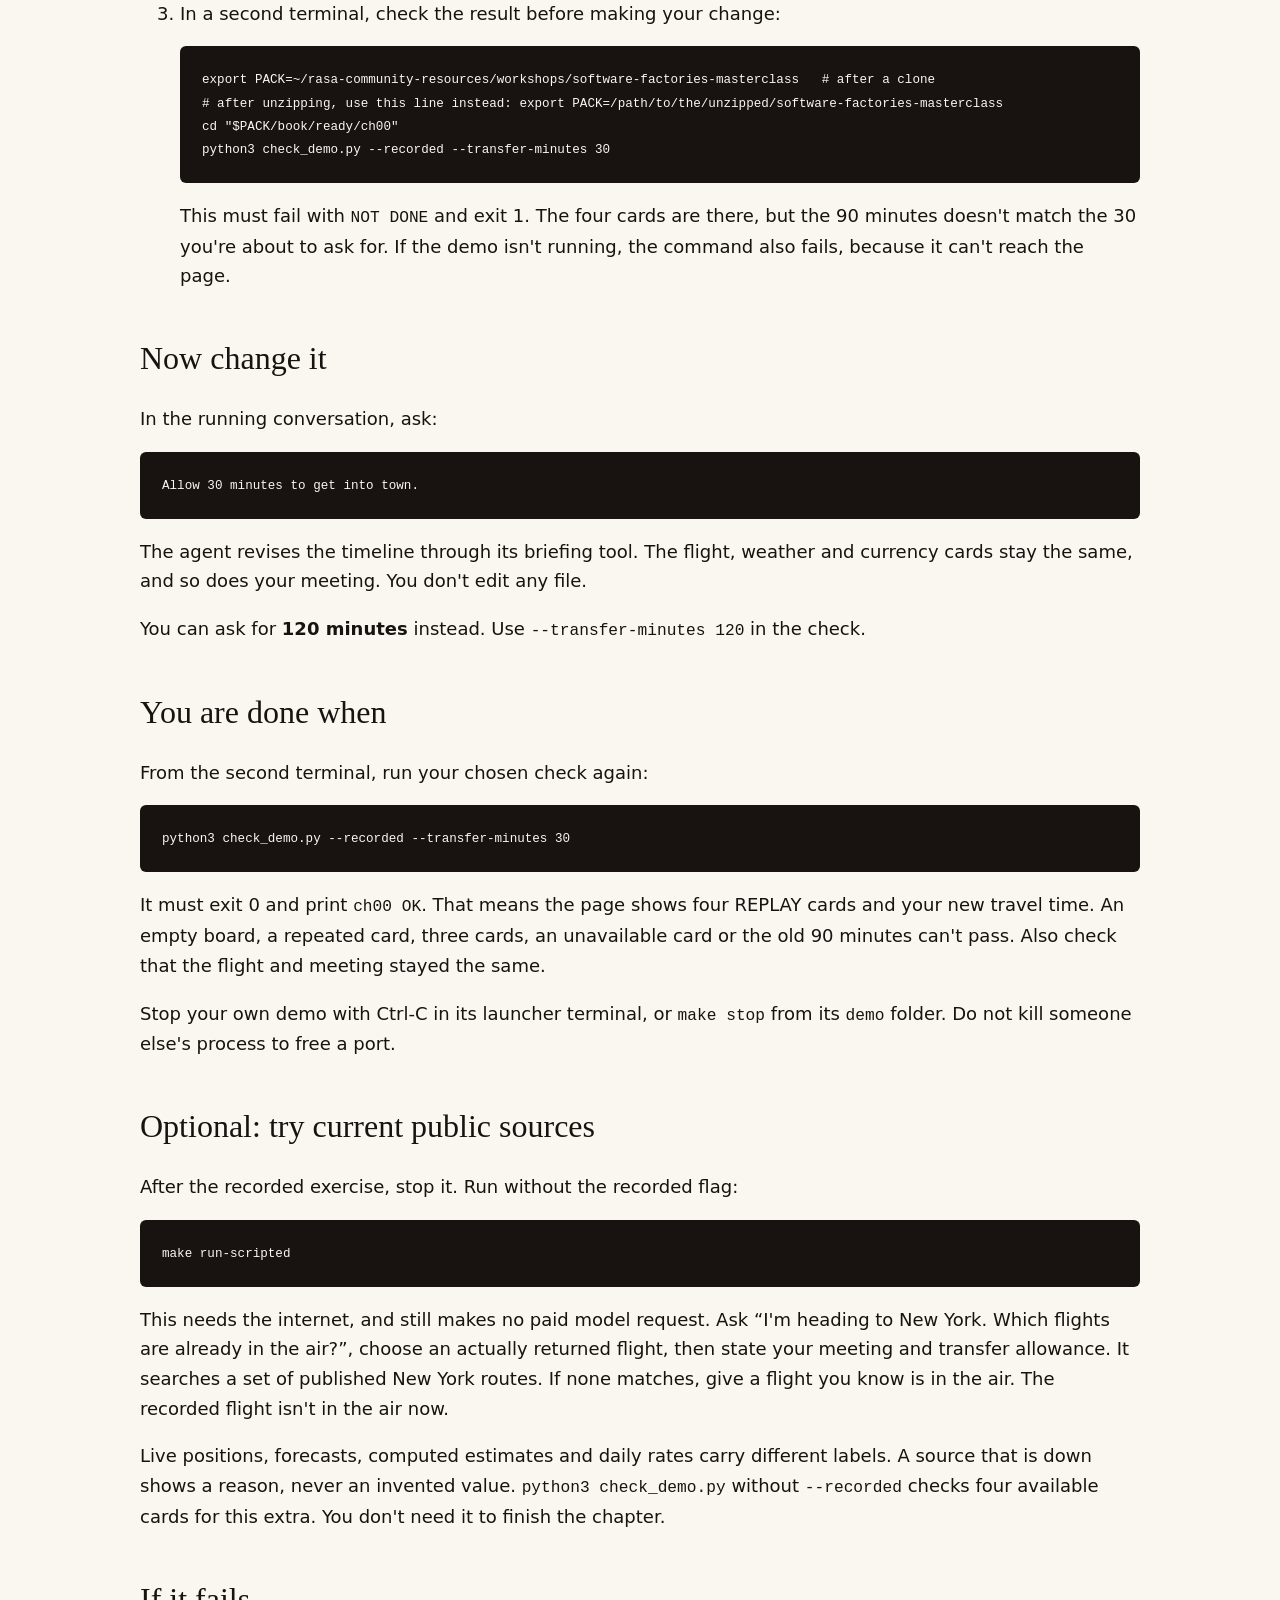
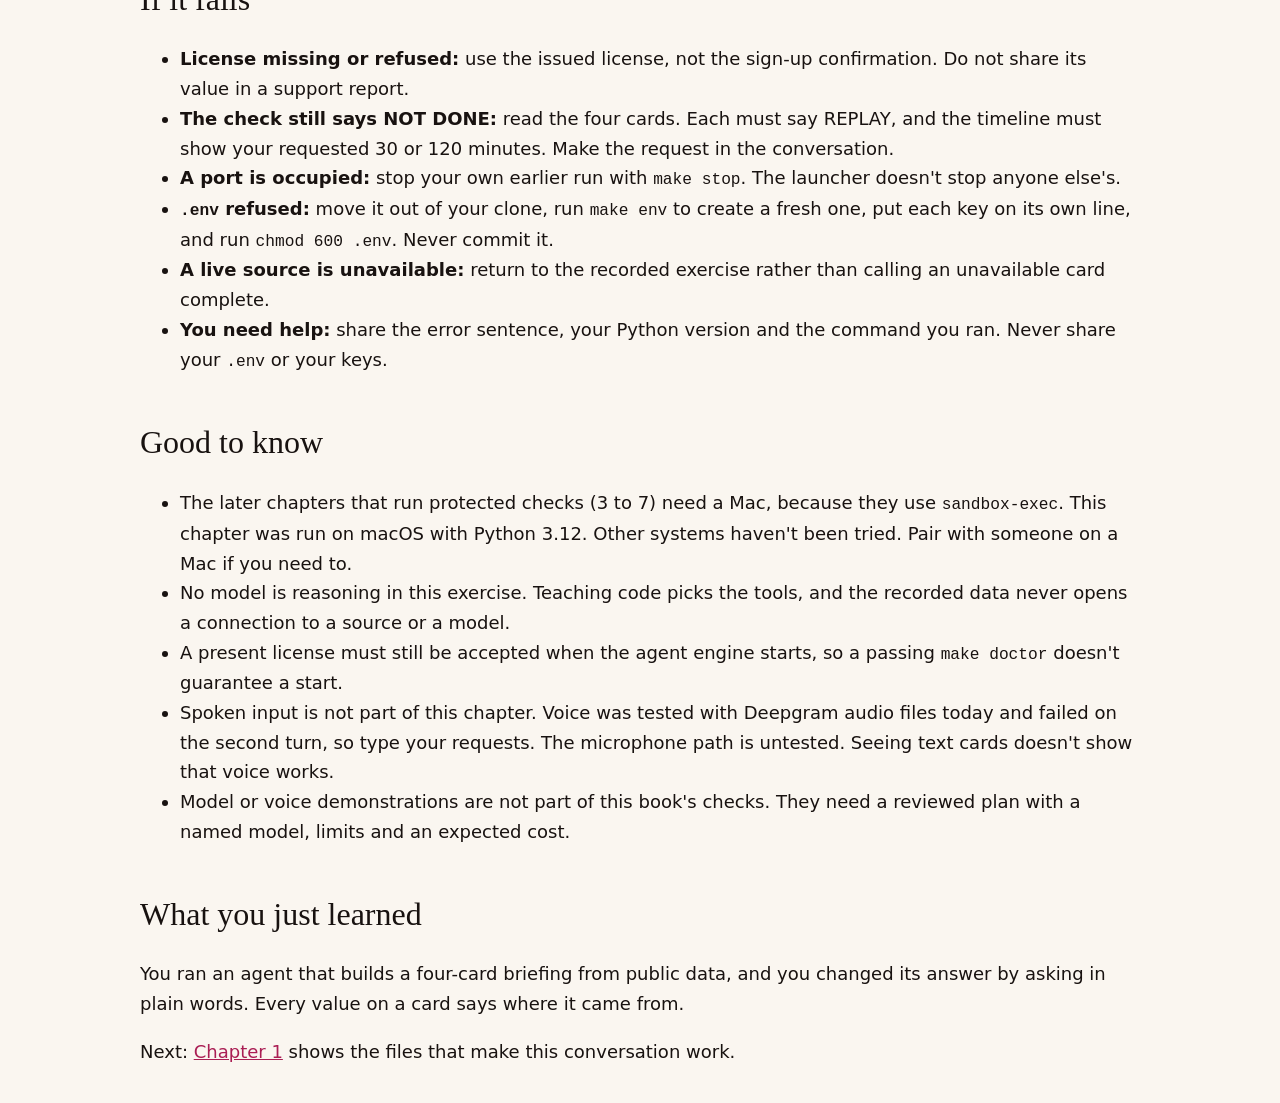
<file: workshops/software-factories-masterclass/book/00-run-the-finished-agent.html>
<!doctype html><html lang="en"><meta charset="utf-8"><meta name="viewport" content="width=device-width,initial-scale=1"><title>00 run the finished agent</title><style>body{max-width:1000px;margin:60px auto;padding:0 28px;background:#FAF6F0;color:#181210;font:18px/1.65 system-ui}h1,h2,h3{font-family:Georgia;font-weight:400;line-height:1.2}h1{font-size:48px}h2{margin-top:48px;font-size:32px}a{color:#AA1E54}pre{padding:22px;background:#181210;color:#FAF6F0;overflow:auto;font-size:14px;border-radius:6px}code{font-size:.9em}table{border-collapse:collapse;width:100%;font-size:16px}th,td{text-align:left;vertical-align:top;padding:12px;border-bottom:1px solid #C8C0B6}th{background:#EDE8E0}blockquote{border-left:4px solid #E85A91;margin:24px 0;padding:4px 24px;background:#FFFBF5}nav{padding-bottom:20px;border-bottom:1px solid #C8C0B6;font-size:15px}@media print{body{margin:0;font-size:11pt}pre{white-space:pre-wrap}h2,h3{break-after:avoid}tr{break-inside:avoid}}</style><nav><a href="../README.html">Start</a> · <a href="../PARTICIPANT-GUIDE.html">Short route</a> · <a href="../book/README.html">Book</a> · <a href="../slides/index.html">Slides</a></nav><main><blockquote>
<p><strong>22 October revision:</strong> Start with <a href="../PARTICIPANT-GUIDE.html">the participant guide</a> for the three-hour route, current API distinctions, and platform requirements. These chapters are reference exercises; their checks do not certify the complete voice-to-build-to-voice journey.</p>
</blockquote>
<h1>Chapter 0: Run the agent you will learn to build</h1>
<p>Picture a flight that lands at 5 pm, with a meeting at 6 pm across town. In about 20 minutes, after a first install, you'll run an agent that answers that from four sources at once, then change how it answers without touching its code.</p>
<p>Time: about 5 minutes for the first install, then about 20 minutes. You need: Python 3.12, <a href="https://docs.astral.sh/uv/">uv</a>, Git, Make, a browser and your free <a href="https://rasa.com/rasa-pro-developer-edition-license-key-request">Rasa Developer Edition license</a>. Submitting the sign-up form alone isn't a license. The install needs the internet. After that the exercise runs offline, because the cards are a recording from 22 October 2026. Chapter 0 runs on Rasa Pro 3.21.0, tested on 22 October. The standalone example in <code>examples/</code> stays on 3.21.0.dev5 today.</p>
<p>You're done when <code>python3 check_demo.py --recorded --transfer-minutes 30</code> prints <code>ch00 OK</code>. If you get stuck, the working code is in <code>book/ready/ch00</code>.</p>
<h2>What you are looking at</h2>
<p><strong>Rasa Mantle</strong> runs the conversation: instructions, tool requests and answers. A <strong>tool</strong> is a function the agent can ask to run. This agent's briefing tool produces four cards:</p>
<table>
<thead>
<tr>
<th>Card</th>
<th>What it tells you</th>
</tr>
</thead>
<tbody>
<tr>
<td>Flight</td>
<td>Aircraft position and a computed landing estimate</td>
</tr>
<tr>
<td>Weather</td>
<td>The forecast around the estimated arrival</td>
</tr>
<tr>
<td>Timeline</td>
<td>Whether arrival and an assumed transfer fit the meeting</td>
</tr>
<tr>
<td>Currency</td>
<td>Daily reference rates and their changes</td>
</tr>
</tbody>
</table>
<p>The position, forecast and rates were recorded on <strong>22 October 2026</strong>, so every card says <strong>REPLAY</strong>. The timeline is computed from those and from the meeting time and travel time you give. In this exercise “tomorrow” means 23 October 2026.</p>
<p><strong>SCRIPTED</strong> means teaching code picks which tool to call. The agent engine and the cards are the real ones.</p>
<h2>Get the code</h2>
<ol>
<li>
<p>Get the code. The main route is to clone the repository:</p>
<pre><code class="language-bash">git clone https://github.com/RasaHQ/rasa-community-resources.git
</code></pre>
<p>The alternative is the supplied ZIP. Unzip the supplied workshop package and open a terminal in its <code>software-factories-masterclass</code> folder. Initialize local Git metadata there so the demo can check that <code>.env</code> stays ignored:</p>
<pre><code class="language-bash">git init
</code></pre>
<p>No GitHub account, remote repository or commit is needed. Follow <a href="../PREWORK.md">the prework</a> if you need setup help.</p>
<p><code>PACK</code> is the <code>software-factories-masterclass</code> folder. After a clone it is <code>rasa-community-resources/workshops/software-factories-masterclass</code>. After unzipping it is the unzipped folder.</p>
</li>
<li>
<p>Set <code>PACK</code> and install the supplied code. The first export line is for a clone. If you unzipped, use the commented line instead:</p>
<pre><code class="language-bash">export PACK=~/rasa-community-resources/workshops/software-factories-masterclass   # after a clone
# after unzipping, use this line instead: export PACK=/path/to/the/unzipped/software-factories-masterclass
cd &quot;$PACK/book/ready/ch00/demo&quot;
make help
make setup
make env
</code></pre>
<p>Setup installs two Python 3.12 environments with pinned versions. <code>make env</code> creates a private <code>.env</code> file only if none exists, and never overwrites one.</p>
</li>
<li>
<p>Open <code>.env</code> in your editor. Put your issued license after <code>RASA_LICENSE=</code> and leave the model and voice entries empty for this scripted exercise. Add your OpenAI key when you want a model to choose the tools. Never paste a key into a chat, a URL or a terminal command, and never commit <code>.env</code>.</p>
<pre><code class="language-bash">make doctor
</code></pre>
<p>You should see key <strong>names</strong> marked SET or MISSING, never values, and <code>Readiness check passed.</code> Missing model and voice keys are expected in this scripted exercise. Fix any other error before you continue.</p>
</li>
</ol>
<h2>See how it works</h2>
<ol>
<li>
<p>Start the <strong>recorded</strong> sources through the normal agent launcher:</p>
<pre><code class="language-bash">BRIEFING_RECORDED=1 make run-scripted
</code></pre>
<p>The terminal explicitly says <code>recorded sources (REPLAY)</code>. Keep it running. Open <a href="http://127.0.0.1:8942/">the local agent page</a> after it reports ready. This is the real Mantle Inspector, with the cards beside it.</p>
</li>
<li>
<p>Use the flight included in the recording:</p>
<pre><code class="language-text">United 1162 to EWR
</code></pre>
<p>When asked for your meeting, answer:</p>
<pre><code class="language-text">The 6 pm meeting tomorrow.
</code></pre>
<p>Four REPLAY cards appear. Read where each card says its data came from, and when it was recorded. The starting time to get from Newark to your meeting is <strong>90 minutes</strong>. That is a planning assumption, not traffic data.</p>
</li>
<li>
<p>In a second terminal, check the result before making your change:</p>
<pre><code class="language-bash">export PACK=~/rasa-community-resources/workshops/software-factories-masterclass   # after a clone
# after unzipping, use this line instead: export PACK=/path/to/the/unzipped/software-factories-masterclass
cd &quot;$PACK/book/ready/ch00&quot;
python3 check_demo.py --recorded --transfer-minutes 30
</code></pre>
<p>This must fail with <code>NOT DONE</code> and exit 1. The four cards are there, but the 90 minutes doesn't match the 30 you're about to ask for. If the demo isn't running, the command also fails, because it can't reach the page.</p>
</li>
</ol>
<h2>Now change it</h2>
<p>In the running conversation, ask:</p>
<pre><code class="language-text">Allow 30 minutes to get into town.
</code></pre>
<p>The agent revises the timeline through its briefing tool. The flight, weather and currency cards stay the same, and so does your meeting. You don't edit any file.</p>
<p>You can ask for <strong>120 minutes</strong> instead. Use <code>--transfer-minutes 120</code> in the check.</p>
<h2>You are done when</h2>
<p>From the second terminal, run your chosen check again:</p>
<pre><code class="language-bash">python3 check_demo.py --recorded --transfer-minutes 30
</code></pre>
<p>It must exit 0 and print <code>ch00 OK</code>. That means the page shows four REPLAY cards and your new travel time. An empty board, a repeated card, three cards, an unavailable card or the old 90 minutes can't pass. Also check that the flight and meeting stayed the same.</p>
<p>Stop your own demo with Ctrl-C in its launcher terminal, or <code>make stop</code> from its <code>demo</code> folder. Do not kill someone else's process to free a port.</p>
<h2>Optional: try current public sources</h2>
<p>After the recorded exercise, stop it. Run without the recorded flag:</p>
<pre><code class="language-bash">make run-scripted
</code></pre>
<p>This needs the internet, and still makes no paid model request. Ask “I'm heading to New York. Which flights are already in the air?”, choose an actually returned flight, then state your meeting and transfer allowance. It searches a set of published New York routes. If none matches, give a flight you know is in the air. The recorded flight isn't in the air now.</p>
<p>Live positions, forecasts, computed estimates and daily rates carry different labels. A source that is down shows a reason, never an invented value. <code>python3 check_demo.py</code> without <code>--recorded</code> checks four available cards for this extra. You don't need it to finish the chapter.</p>
<h2>If it fails</h2>
<ul>
<li><strong>License missing or refused:</strong> use the issued license, not the sign-up confirmation. Do not share its value in a support report.</li>
<li><strong>The check still says NOT DONE:</strong> read the four cards. Each must say REPLAY, and the timeline must show your requested 30 or 120 minutes. Make the request in the conversation.</li>
<li><strong>A port is occupied:</strong> stop your own earlier run with <code>make stop</code>. The launcher doesn't stop anyone else's.</li>
<li><strong><code>.env</code> refused:</strong> move it out of your clone, run <code>make env</code> to create a fresh one, put each key on its own line, and run <code>chmod 600 .env</code>. Never commit it.</li>
<li><strong>A live source is unavailable:</strong> return to the recorded exercise rather than calling an unavailable card complete.</li>
<li><strong>You need help:</strong> share the error sentence, your Python version and the command you ran. Never share your <code>.env</code> or your keys.</li>
</ul>
<h2>Good to know</h2>
<ul>
<li>The later chapters that run protected checks (3 to 7) need a Mac, because they use <code>sandbox-exec</code>. This chapter was run on macOS with Python 3.12. Other systems haven't been tried. Pair with someone on a Mac if you need to.</li>
<li>No model is reasoning in this exercise. Teaching code picks the tools, and the recorded data never opens a connection to a source or a model.</li>
<li>A present license must still be accepted when the agent engine starts, so a passing <code>make doctor</code> doesn't guarantee a start.</li>
<li>Spoken input is not part of this chapter. Voice was tested with Deepgram audio files today and failed on the second turn, so type your requests. The microphone path is untested. Seeing text cards doesn't show that voice works.</li>
<li>Model or voice demonstrations are not part of this book's checks. They need a reviewed plan with a named model, limits and an expected cost.</li>
</ul>
<h2>What you just learned</h2>
<p>You ran an agent that builds a four-card briefing from public data, and you changed its answer by asking in plain words. Every value on a card says where it came from.</p>
<p>Next: <a href="01-what-a-mantle-agent-is.html">Chapter 1</a> shows the files that make this conversation work.</p>
</main></html>
</file>
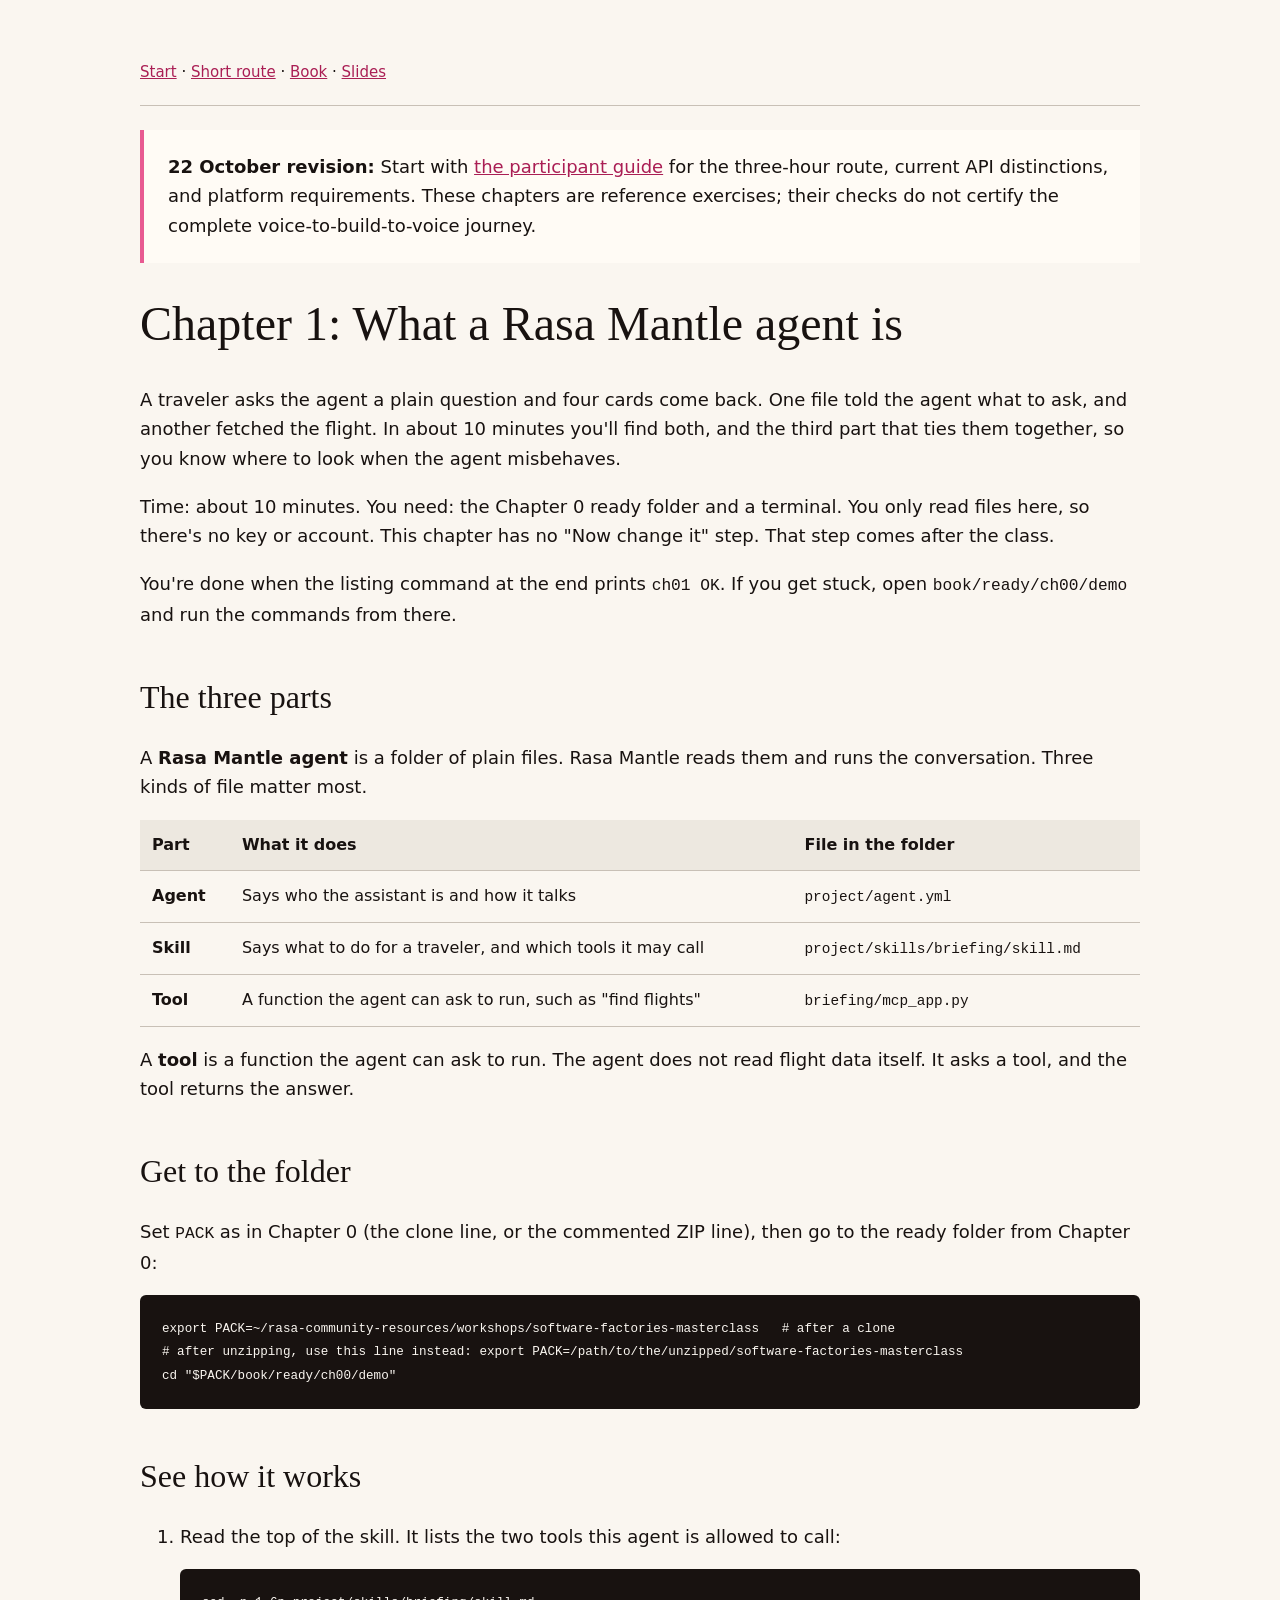
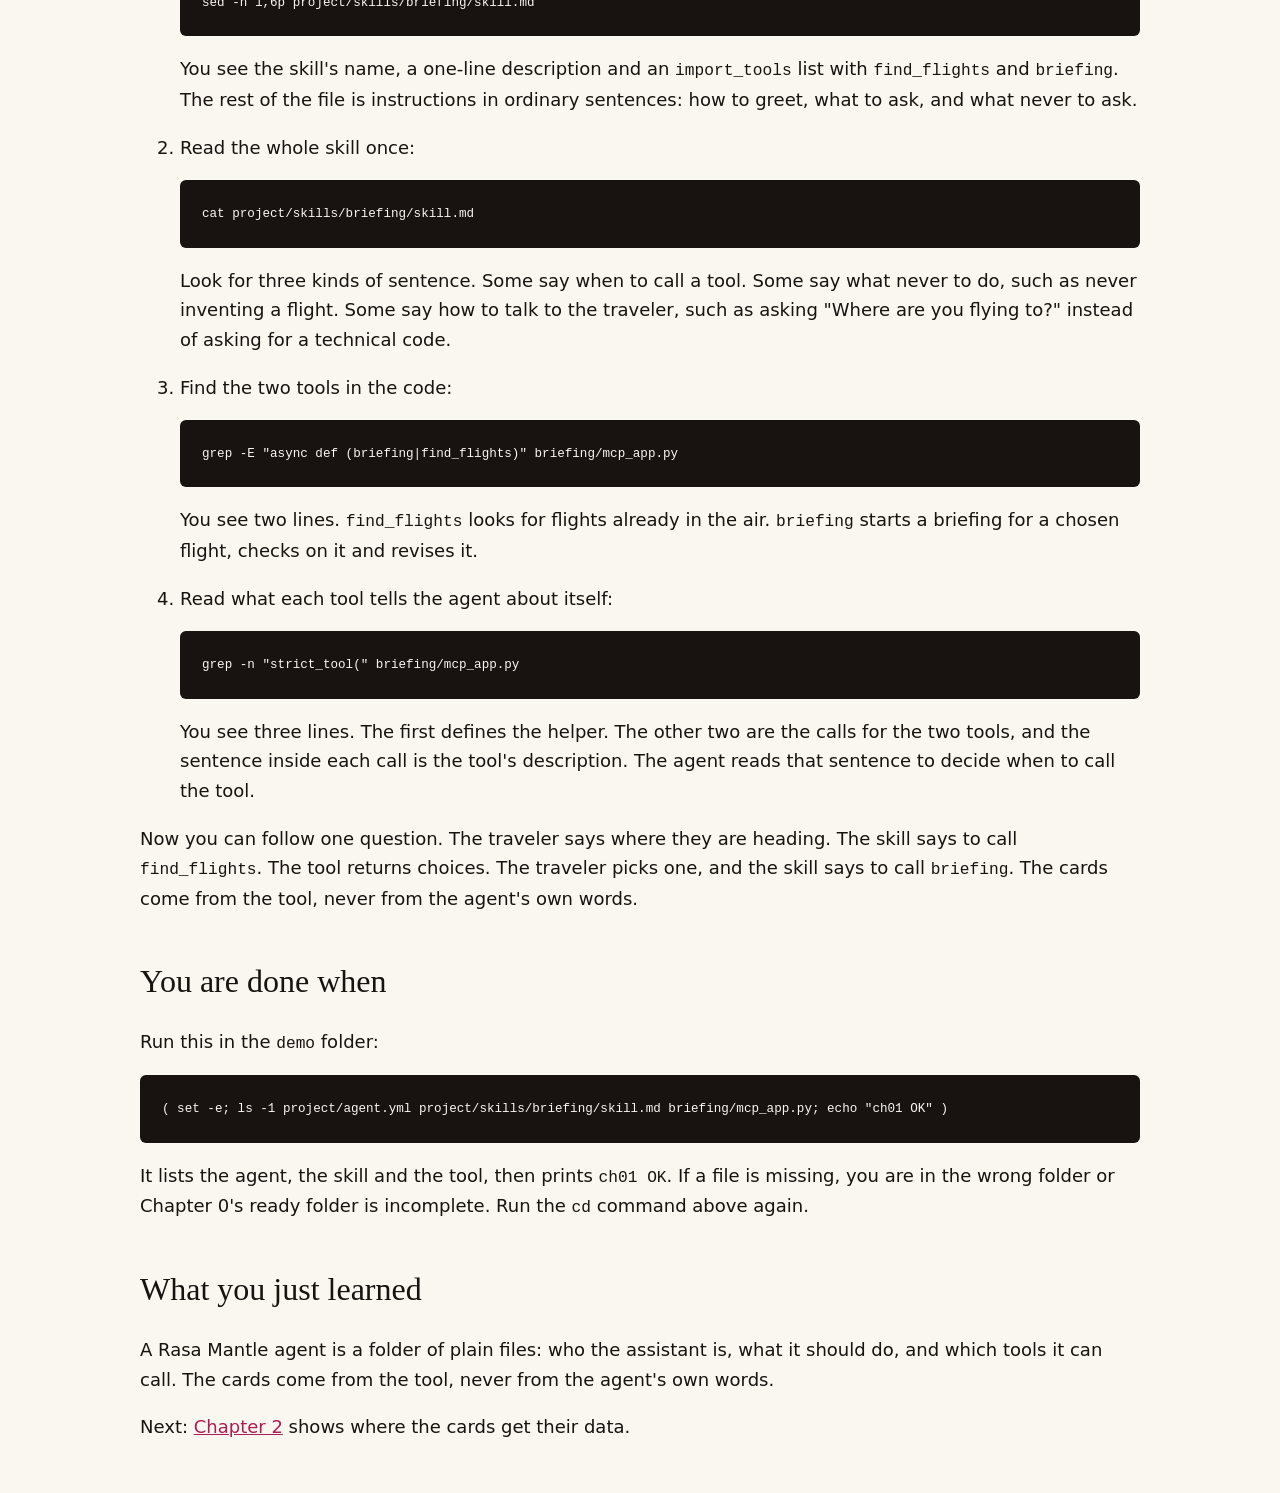
<file: workshops/software-factories-masterclass/book/01-what-a-mantle-agent-is.html>
<!doctype html><html lang="en"><meta charset="utf-8"><meta name="viewport" content="width=device-width,initial-scale=1"><title>01 what a mantle agent is</title><style>body{max-width:1000px;margin:60px auto;padding:0 28px;background:#FAF6F0;color:#181210;font:18px/1.65 system-ui}h1,h2,h3{font-family:Georgia;font-weight:400;line-height:1.2}h1{font-size:48px}h2{margin-top:48px;font-size:32px}a{color:#AA1E54}pre{padding:22px;background:#181210;color:#FAF6F0;overflow:auto;font-size:14px;border-radius:6px}code{font-size:.9em}table{border-collapse:collapse;width:100%;font-size:16px}th,td{text-align:left;vertical-align:top;padding:12px;border-bottom:1px solid #C8C0B6}th{background:#EDE8E0}blockquote{border-left:4px solid #E85A91;margin:24px 0;padding:4px 24px;background:#FFFBF5}nav{padding-bottom:20px;border-bottom:1px solid #C8C0B6;font-size:15px}@media print{body{margin:0;font-size:11pt}pre{white-space:pre-wrap}h2,h3{break-after:avoid}tr{break-inside:avoid}}</style><nav><a href="../README.html">Start</a> · <a href="../PARTICIPANT-GUIDE.html">Short route</a> · <a href="../book/README.html">Book</a> · <a href="../slides/index.html">Slides</a></nav><main><blockquote>
<p><strong>22 October revision:</strong> Start with <a href="../PARTICIPANT-GUIDE.html">the participant guide</a> for the three-hour route, current API distinctions, and platform requirements. These chapters are reference exercises; their checks do not certify the complete voice-to-build-to-voice journey.</p>
</blockquote>
<h1>Chapter 1: What a Rasa Mantle agent is</h1>
<p>A traveler asks the agent a plain question and four cards come back. One file told the agent what to ask, and another fetched the flight. In about 10 minutes you'll find both, and the third part that ties them together, so you know where to look when the agent misbehaves.</p>
<p>Time: about 10 minutes. You need: the Chapter 0 ready folder and a terminal. You only read files here, so there's no key or account. This chapter has no &quot;Now change it&quot; step. That step comes after the class.</p>
<p>You're done when the listing command at the end prints <code>ch01 OK</code>. If you get stuck, open <code>book/ready/ch00/demo</code> and run the commands from there.</p>
<h2>The three parts</h2>
<p>A <strong>Rasa Mantle agent</strong> is a folder of plain files. Rasa Mantle reads them and runs the conversation. Three kinds of file matter most.</p>
<table>
<thead>
<tr>
<th>Part</th>
<th>What it does</th>
<th>File in the folder</th>
</tr>
</thead>
<tbody>
<tr>
<td><strong>Agent</strong></td>
<td>Says who the assistant is and how it talks</td>
<td><code>project/agent.yml</code></td>
</tr>
<tr>
<td><strong>Skill</strong></td>
<td>Says what to do for a traveler, and which tools it may call</td>
<td><code>project/skills/briefing/skill.md</code></td>
</tr>
<tr>
<td><strong>Tool</strong></td>
<td>A function the agent can ask to run, such as &quot;find flights&quot;</td>
<td><code>briefing/mcp_app.py</code></td>
</tr>
</tbody>
</table>
<p>A <strong>tool</strong> is a function the agent can ask to run. The agent does not read flight data itself. It asks a tool, and the tool returns the answer.</p>
<h2>Get to the folder</h2>
<p>Set <code>PACK</code> as in Chapter 0 (the clone line, or the commented ZIP line), then go to the ready folder from Chapter 0:</p>
<pre><code class="language-bash">export PACK=~/rasa-community-resources/workshops/software-factories-masterclass   # after a clone
# after unzipping, use this line instead: export PACK=/path/to/the/unzipped/software-factories-masterclass
cd &quot;$PACK/book/ready/ch00/demo&quot;
</code></pre>
<h2>See how it works</h2>
<ol>
<li>
<p>Read the top of the skill. It lists the two tools this agent is allowed to call:</p>
<pre><code class="language-bash">sed -n 1,6p project/skills/briefing/skill.md
</code></pre>
<p>You see the skill's name, a one-line description and an <code>import_tools</code> list with <code>find_flights</code> and <code>briefing</code>. The rest of the file is instructions in ordinary sentences: how to greet, what to ask, and what never to ask.</p>
</li>
<li>
<p>Read the whole skill once:</p>
<pre><code class="language-bash">cat project/skills/briefing/skill.md
</code></pre>
<p>Look for three kinds of sentence. Some say when to call a tool. Some say what never to do, such as never inventing a flight. Some say how to talk to the traveler, such as asking &quot;Where are you flying to?&quot; instead of asking for a technical code.</p>
</li>
<li>
<p>Find the two tools in the code:</p>
<pre><code class="language-bash">grep -E &quot;async def (briefing|find_flights)&quot; briefing/mcp_app.py
</code></pre>
<p>You see two lines. <code>find_flights</code> looks for flights already in the air. <code>briefing</code> starts a briefing for a chosen flight, checks on it and revises it.</p>
</li>
<li>
<p>Read what each tool tells the agent about itself:</p>
<pre><code class="language-bash">grep -n &quot;strict_tool(&quot; briefing/mcp_app.py
</code></pre>
<p>You see three lines. The first defines the helper. The other two are the calls for the two tools, and the sentence inside each call is the tool's description. The agent reads that sentence to decide when to call the tool.</p>
</li>
</ol>
<p>Now you can follow one question. The traveler says where they are heading. The skill says to call <code>find_flights</code>. The tool returns choices. The traveler picks one, and the skill says to call <code>briefing</code>. The cards come from the tool, never from the agent's own words.</p>
<h2>You are done when</h2>
<p>Run this in the <code>demo</code> folder:</p>
<pre><code class="language-bash">( set -e; ls -1 project/agent.yml project/skills/briefing/skill.md briefing/mcp_app.py; echo &quot;ch01 OK&quot; )
</code></pre>
<p>It lists the agent, the skill and the tool, then prints <code>ch01 OK</code>. If a file is missing, you are in the wrong folder or Chapter 0's ready folder is incomplete. Run the <code>cd</code> command above again.</p>
<h2>What you just learned</h2>
<p>A Rasa Mantle agent is a folder of plain files: who the assistant is, what it should do, and which tools it can call. The cards come from the tool, never from the agent's own words.</p>
<p>Next: <a href="02-cards-from-real-sources.html">Chapter 2</a> shows where the cards get their data.</p>
</main></html>
</file>
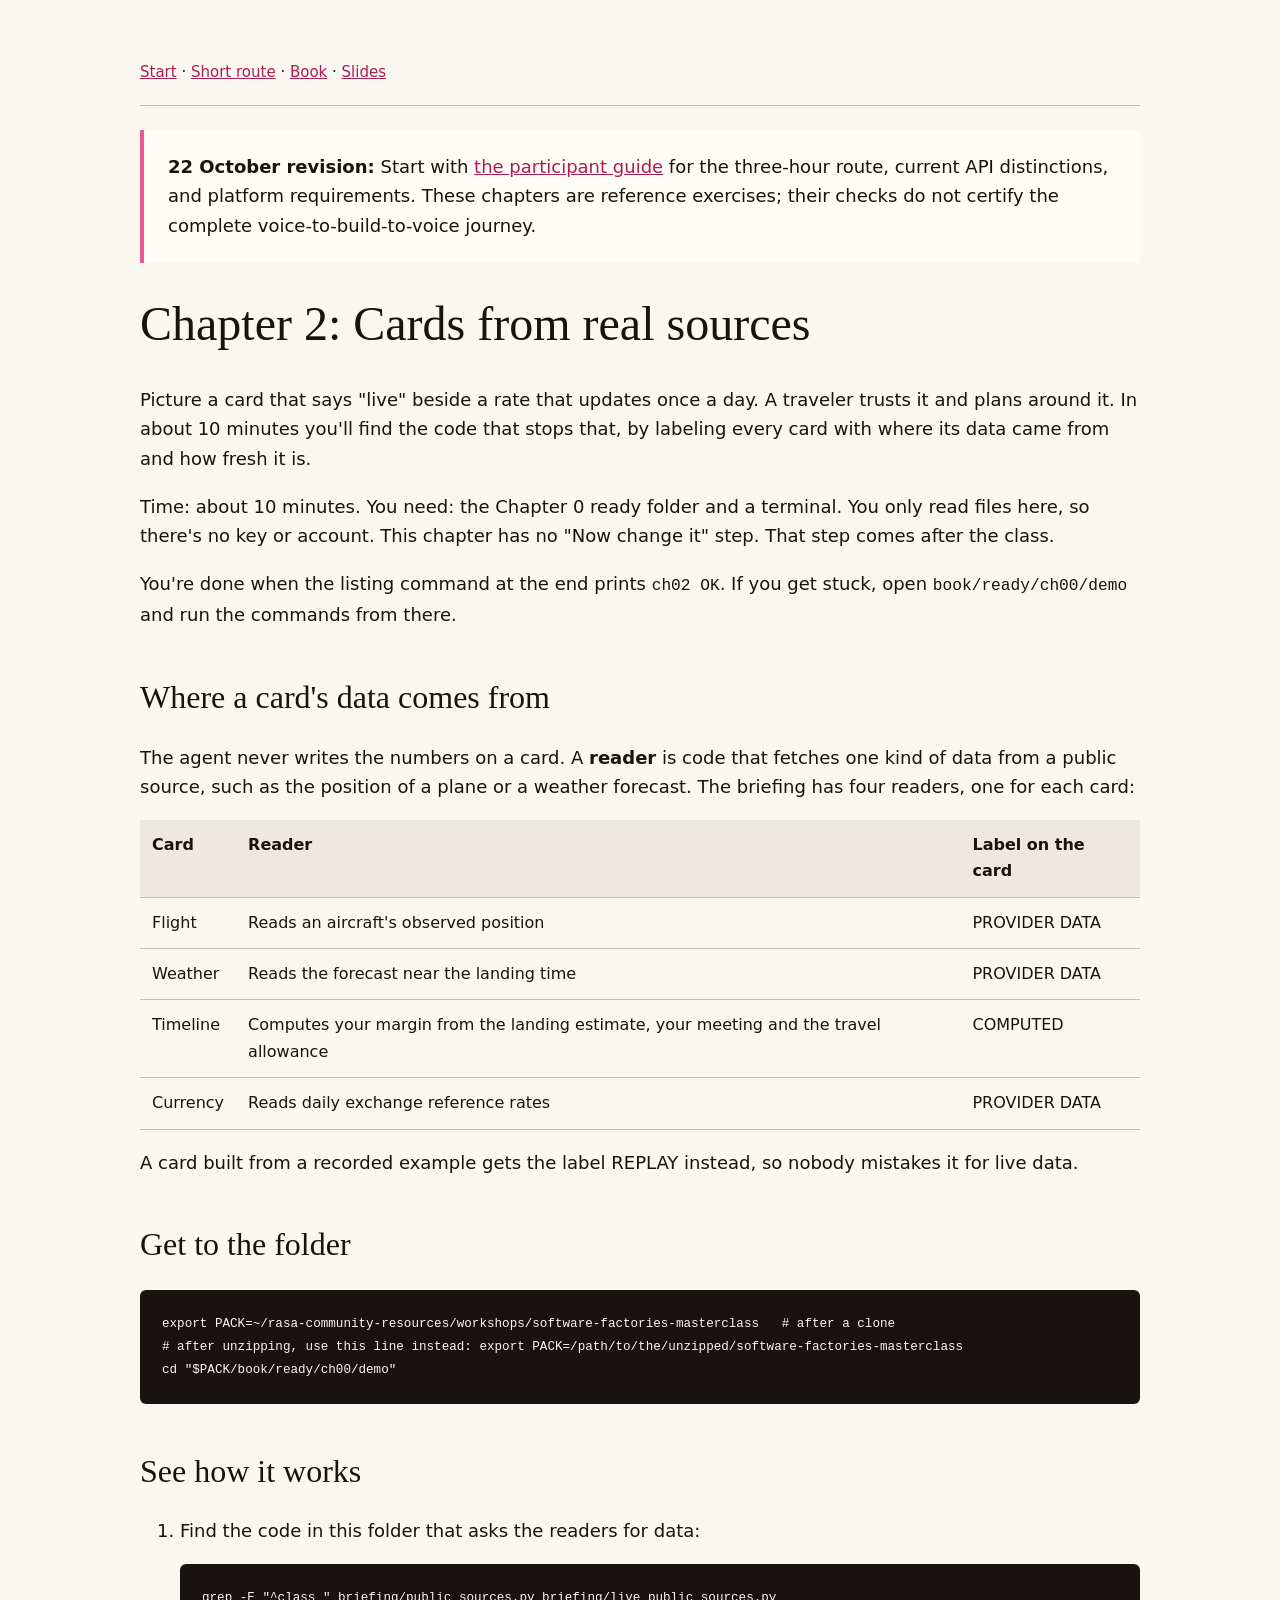
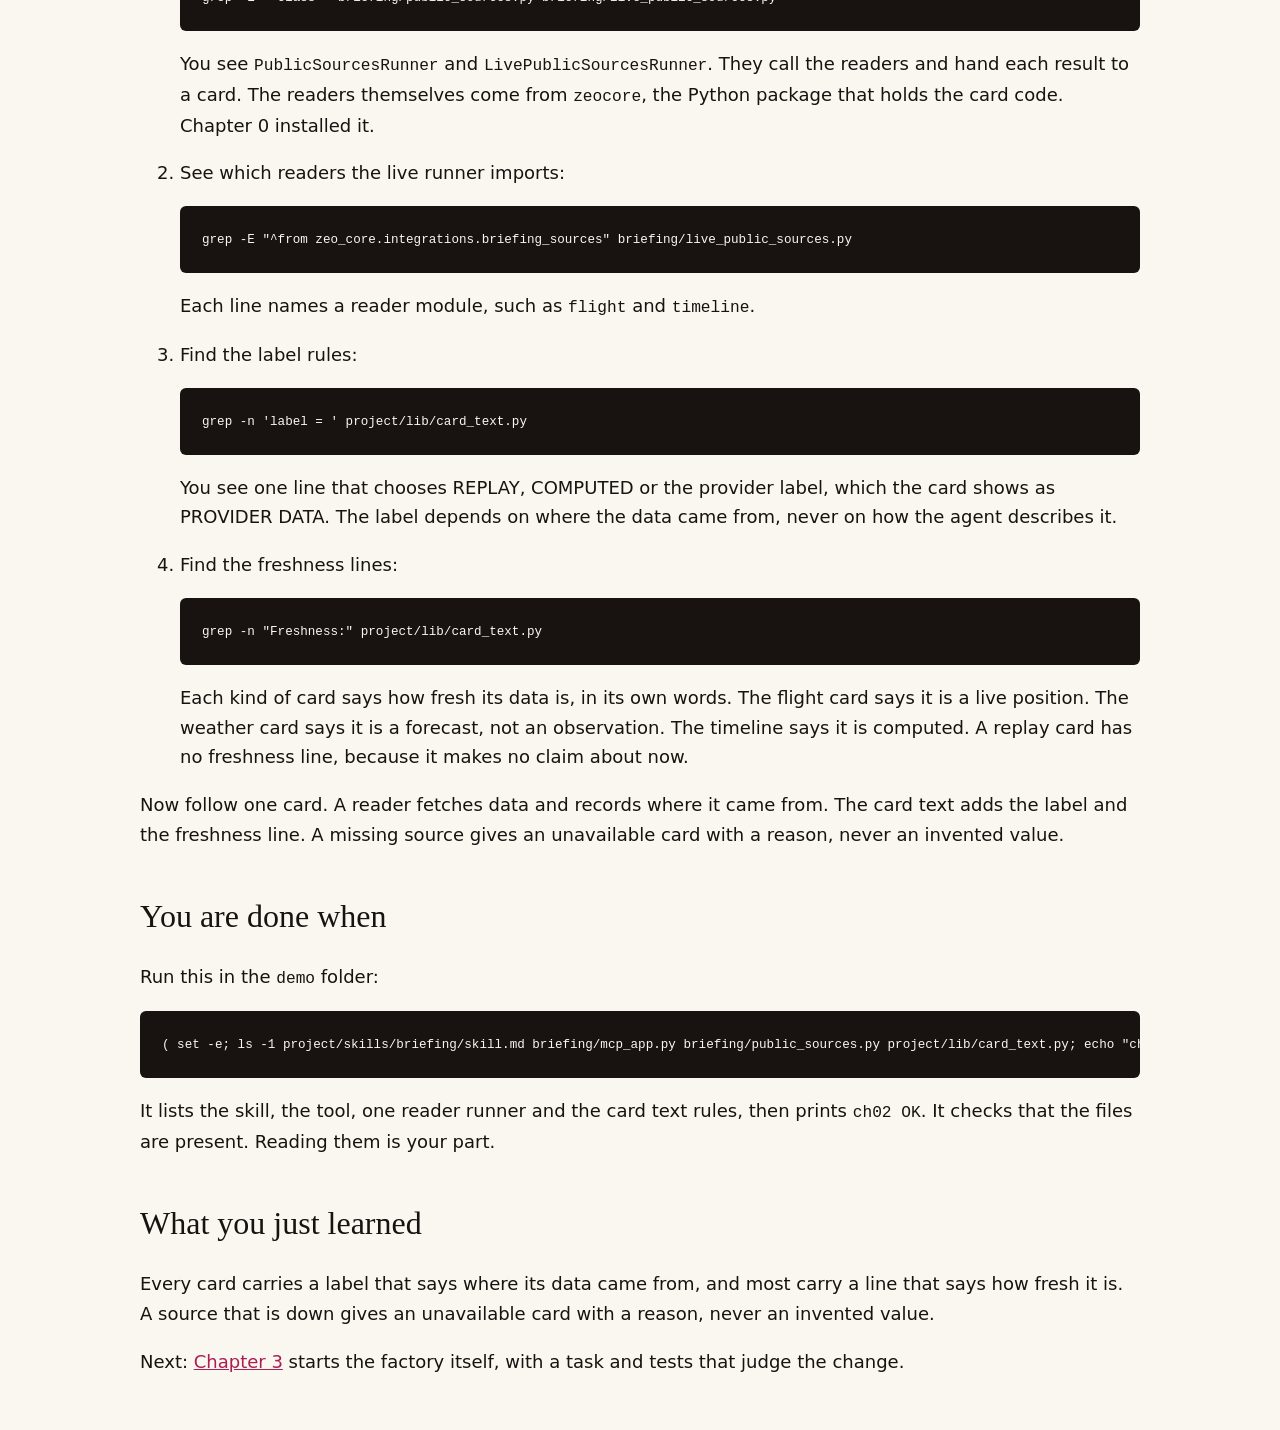
<file: workshops/software-factories-masterclass/book/02-cards-from-real-sources.html>
<!doctype html><html lang="en"><meta charset="utf-8"><meta name="viewport" content="width=device-width,initial-scale=1"><title>02 cards from real sources</title><style>body{max-width:1000px;margin:60px auto;padding:0 28px;background:#FAF6F0;color:#181210;font:18px/1.65 system-ui}h1,h2,h3{font-family:Georgia;font-weight:400;line-height:1.2}h1{font-size:48px}h2{margin-top:48px;font-size:32px}a{color:#AA1E54}pre{padding:22px;background:#181210;color:#FAF6F0;overflow:auto;font-size:14px;border-radius:6px}code{font-size:.9em}table{border-collapse:collapse;width:100%;font-size:16px}th,td{text-align:left;vertical-align:top;padding:12px;border-bottom:1px solid #C8C0B6}th{background:#EDE8E0}blockquote{border-left:4px solid #E85A91;margin:24px 0;padding:4px 24px;background:#FFFBF5}nav{padding-bottom:20px;border-bottom:1px solid #C8C0B6;font-size:15px}@media print{body{margin:0;font-size:11pt}pre{white-space:pre-wrap}h2,h3{break-after:avoid}tr{break-inside:avoid}}</style><nav><a href="../README.html">Start</a> · <a href="../PARTICIPANT-GUIDE.html">Short route</a> · <a href="../book/README.html">Book</a> · <a href="../slides/index.html">Slides</a></nav><main><blockquote>
<p><strong>22 October revision:</strong> Start with <a href="../PARTICIPANT-GUIDE.html">the participant guide</a> for the three-hour route, current API distinctions, and platform requirements. These chapters are reference exercises; their checks do not certify the complete voice-to-build-to-voice journey.</p>
</blockquote>
<h1>Chapter 2: Cards from real sources</h1>
<p>Picture a card that says &quot;live&quot; beside a rate that updates once a day. A traveler trusts it and plans around it. In about 10 minutes you'll find the code that stops that, by labeling every card with where its data came from and how fresh it is.</p>
<p>Time: about 10 minutes. You need: the Chapter 0 ready folder and a terminal. You only read files here, so there's no key or account. This chapter has no &quot;Now change it&quot; step. That step comes after the class.</p>
<p>You're done when the listing command at the end prints <code>ch02 OK</code>. If you get stuck, open <code>book/ready/ch00/demo</code> and run the commands from there.</p>
<h2>Where a card's data comes from</h2>
<p>The agent never writes the numbers on a card. A <strong>reader</strong> is code that fetches one kind of data from a public source, such as the position of a plane or a weather forecast. The briefing has four readers, one for each card:</p>
<table>
<thead>
<tr>
<th>Card</th>
<th>Reader</th>
<th>Label on the card</th>
</tr>
</thead>
<tbody>
<tr>
<td>Flight</td>
<td>Reads an aircraft's observed position</td>
<td>PROVIDER DATA</td>
</tr>
<tr>
<td>Weather</td>
<td>Reads the forecast near the landing time</td>
<td>PROVIDER DATA</td>
</tr>
<tr>
<td>Timeline</td>
<td>Computes your margin from the landing estimate, your meeting and the travel allowance</td>
<td>COMPUTED</td>
</tr>
<tr>
<td>Currency</td>
<td>Reads daily exchange reference rates</td>
<td>PROVIDER DATA</td>
</tr>
</tbody>
</table>
<p>A card built from a recorded example gets the label REPLAY instead, so nobody mistakes it for live data.</p>
<h2>Get to the folder</h2>
<pre><code class="language-bash">export PACK=~/rasa-community-resources/workshops/software-factories-masterclass   # after a clone
# after unzipping, use this line instead: export PACK=/path/to/the/unzipped/software-factories-masterclass
cd &quot;$PACK/book/ready/ch00/demo&quot;
</code></pre>
<h2>See how it works</h2>
<ol>
<li>
<p>Find the code in this folder that asks the readers for data:</p>
<pre><code class="language-bash">grep -E &quot;^class &quot; briefing/public_sources.py briefing/live_public_sources.py
</code></pre>
<p>You see <code>PublicSourcesRunner</code> and <code>LivePublicSourcesRunner</code>. They call the readers and hand each result to a card. The readers themselves come from <code>zeocore</code>, the Python package that holds the card code. Chapter 0 installed it.</p>
</li>
<li>
<p>See which readers the live runner imports:</p>
<pre><code class="language-bash">grep -E &quot;^from zeo_core.integrations.briefing_sources&quot; briefing/live_public_sources.py
</code></pre>
<p>Each line names a reader module, such as <code>flight</code> and <code>timeline</code>.</p>
</li>
<li>
<p>Find the label rules:</p>
<pre><code class="language-bash">grep -n 'label = ' project/lib/card_text.py
</code></pre>
<p>You see one line that chooses REPLAY, COMPUTED or the provider label, which the card shows as PROVIDER DATA. The label depends on where the data came from, never on how the agent describes it.</p>
</li>
<li>
<p>Find the freshness lines:</p>
<pre><code class="language-bash">grep -n &quot;Freshness:&quot; project/lib/card_text.py
</code></pre>
<p>Each kind of card says how fresh its data is, in its own words. The flight card says it is a live position. The weather card says it is a forecast, not an observation. The timeline says it is computed. A replay card has no freshness line, because it makes no claim about now.</p>
</li>
</ol>
<p>Now follow one card. A reader fetches data and records where it came from. The card text adds the label and the freshness line. A missing source gives an unavailable card with a reason, never an invented value.</p>
<h2>You are done when</h2>
<p>Run this in the <code>demo</code> folder:</p>
<pre><code class="language-bash">( set -e; ls -1 project/skills/briefing/skill.md briefing/mcp_app.py briefing/public_sources.py project/lib/card_text.py; echo &quot;ch02 OK&quot; )
</code></pre>
<p>It lists the skill, the tool, one reader runner and the card text rules, then prints <code>ch02 OK</code>. It checks that the files are present. Reading them is your part.</p>
<h2>What you just learned</h2>
<p>Every card carries a label that says where its data came from, and most carry a line that says how fresh it is. A source that is down gives an unavailable card with a reason, never an invented value.</p>
<p>Next: <a href="03-a-factory-starts-with-a-task.html">Chapter 3</a> starts the factory itself, with a task and tests that judge the change.</p>
</main></html>
</file>
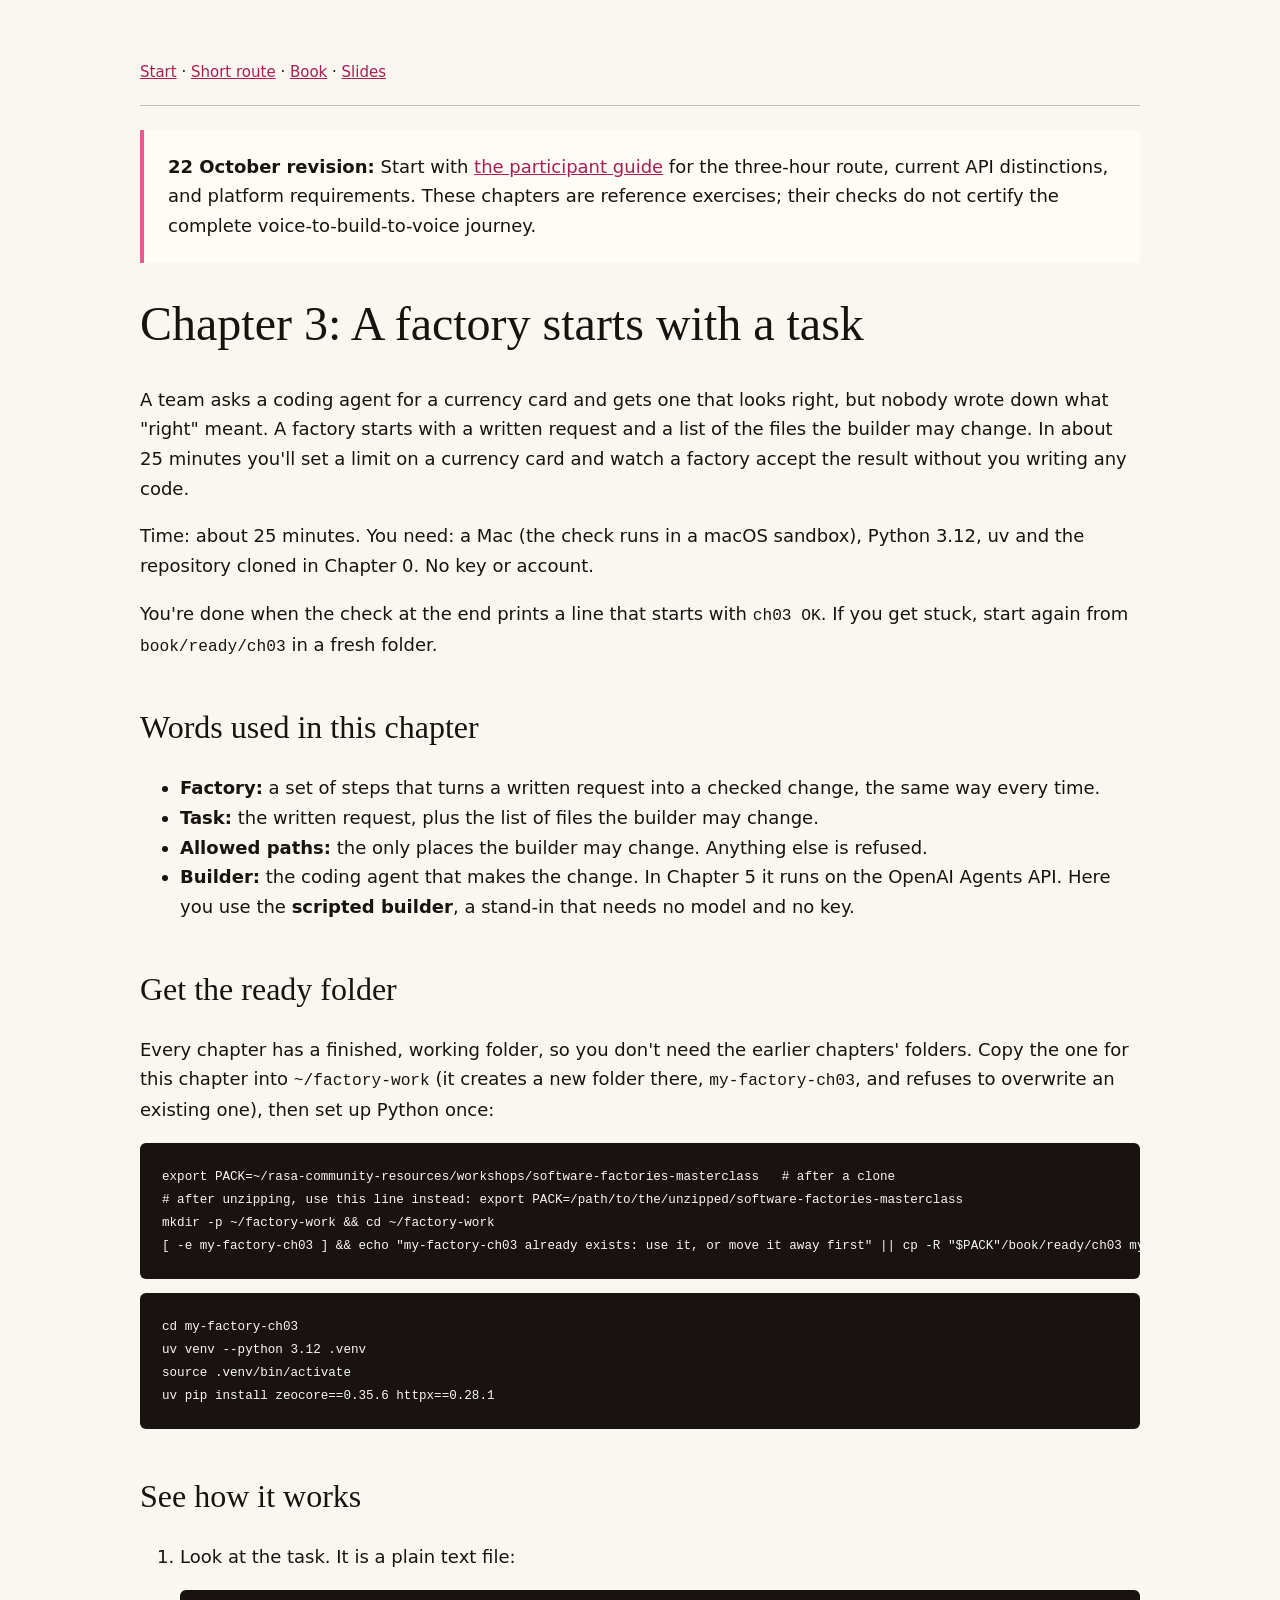
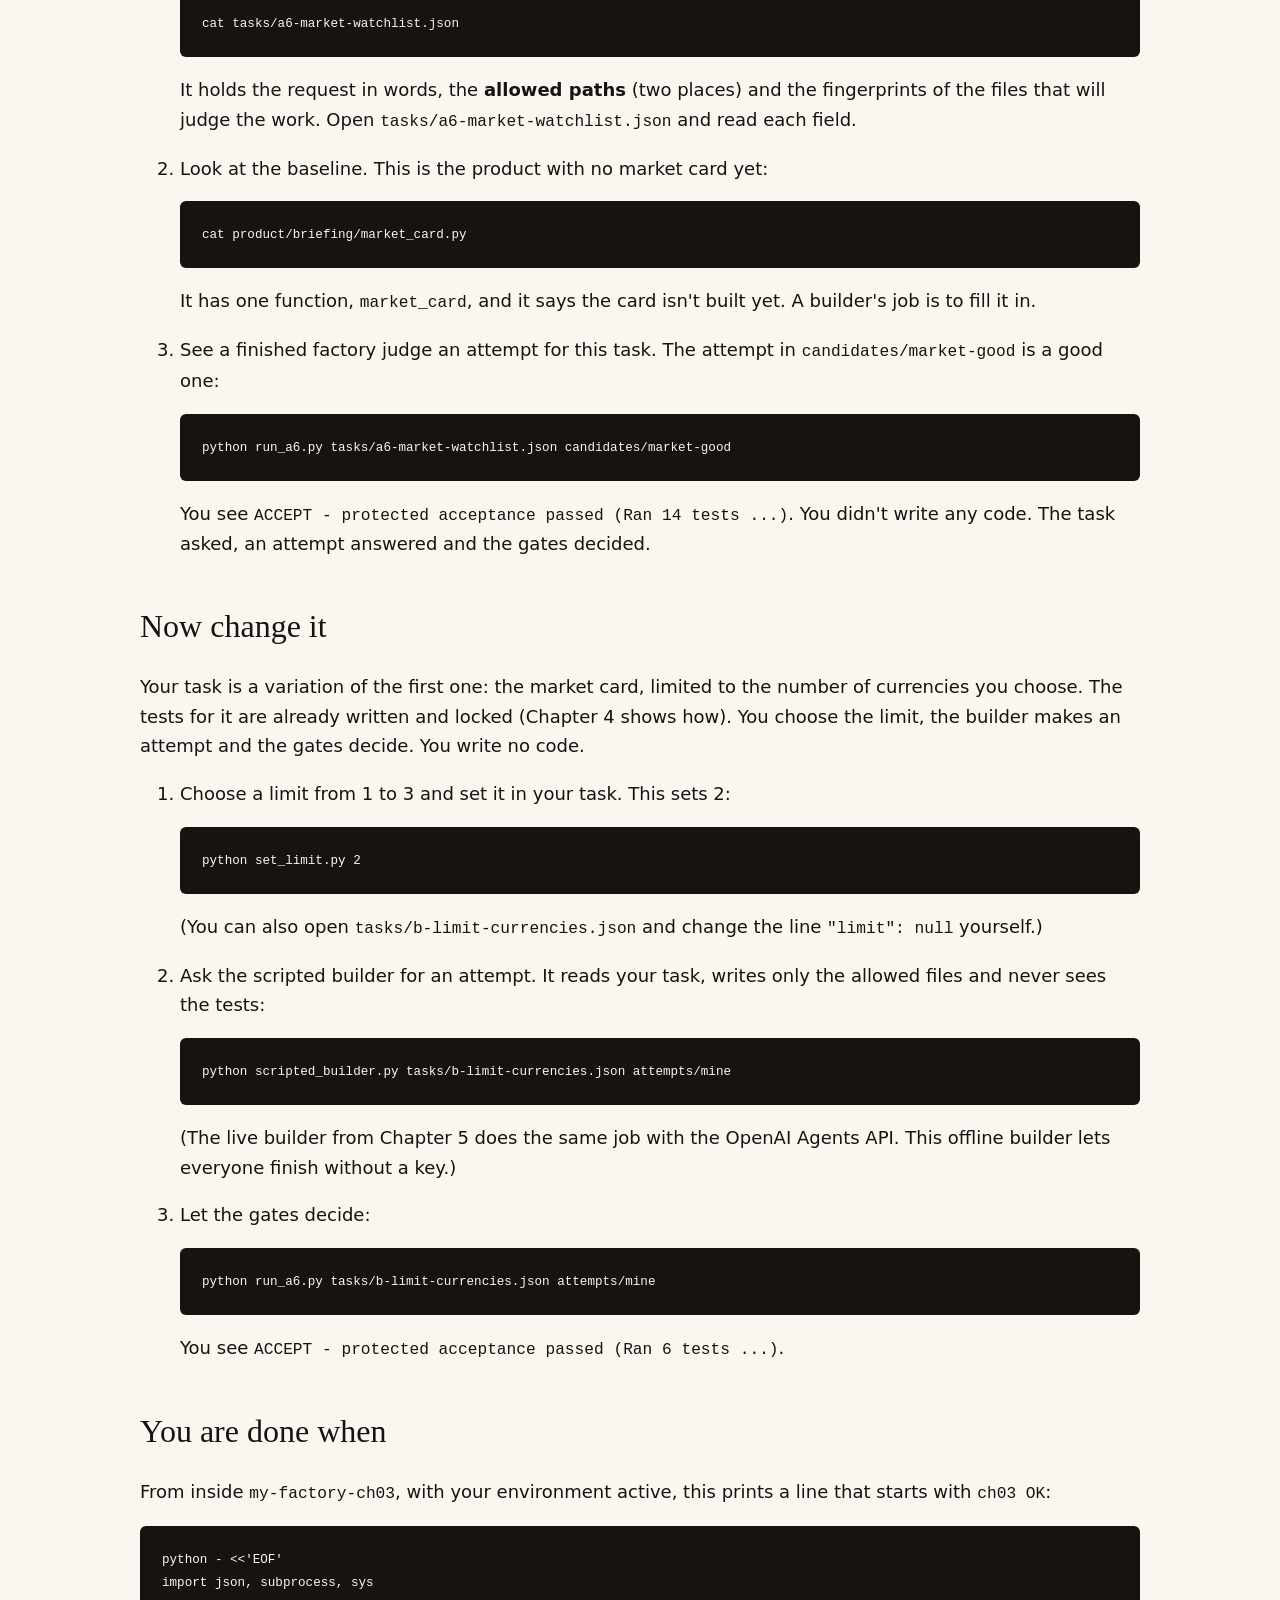
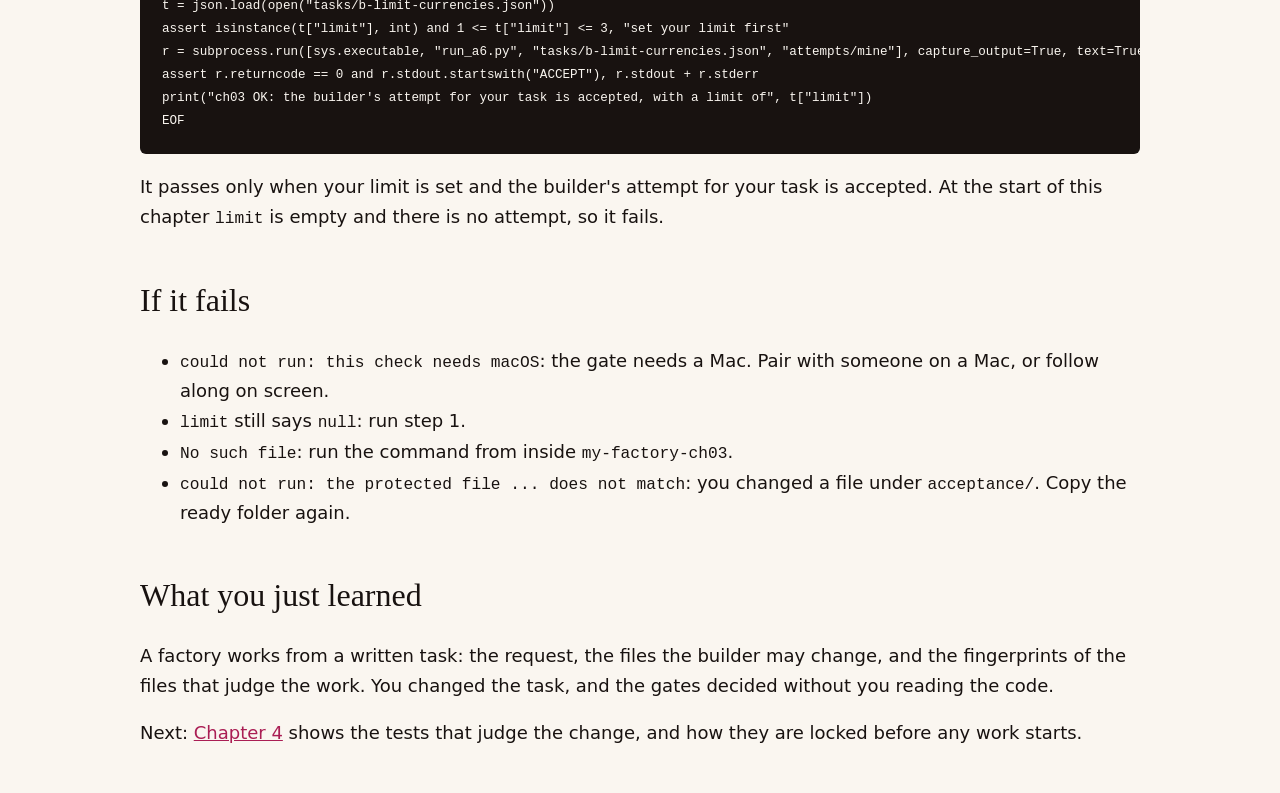
<file: workshops/software-factories-masterclass/book/03-a-factory-starts-with-a-task.html>
<!doctype html><html lang="en"><meta charset="utf-8"><meta name="viewport" content="width=device-width,initial-scale=1"><title>03 a factory starts with a task</title><style>body{max-width:1000px;margin:60px auto;padding:0 28px;background:#FAF6F0;color:#181210;font:18px/1.65 system-ui}h1,h2,h3{font-family:Georgia;font-weight:400;line-height:1.2}h1{font-size:48px}h2{margin-top:48px;font-size:32px}a{color:#AA1E54}pre{padding:22px;background:#181210;color:#FAF6F0;overflow:auto;font-size:14px;border-radius:6px}code{font-size:.9em}table{border-collapse:collapse;width:100%;font-size:16px}th,td{text-align:left;vertical-align:top;padding:12px;border-bottom:1px solid #C8C0B6}th{background:#EDE8E0}blockquote{border-left:4px solid #E85A91;margin:24px 0;padding:4px 24px;background:#FFFBF5}nav{padding-bottom:20px;border-bottom:1px solid #C8C0B6;font-size:15px}@media print{body{margin:0;font-size:11pt}pre{white-space:pre-wrap}h2,h3{break-after:avoid}tr{break-inside:avoid}}</style><nav><a href="../README.html">Start</a> · <a href="../PARTICIPANT-GUIDE.html">Short route</a> · <a href="../book/README.html">Book</a> · <a href="../slides/index.html">Slides</a></nav><main><blockquote>
<p><strong>22 October revision:</strong> Start with <a href="../PARTICIPANT-GUIDE.html">the participant guide</a> for the three-hour route, current API distinctions, and platform requirements. These chapters are reference exercises; their checks do not certify the complete voice-to-build-to-voice journey.</p>
</blockquote>
<h1>Chapter 3: A factory starts with a task</h1>
<p>A team asks a coding agent for a currency card and gets one that looks right, but nobody wrote down what &quot;right&quot; meant. A factory starts with a written request and a list of the files the builder may change. In about 25 minutes you'll set a limit on a currency card and watch a factory accept the result without you writing any code.</p>
<p>Time: about 25 minutes. You need: a Mac (the check runs in a macOS sandbox), Python 3.12, uv and the repository cloned in Chapter 0. No key or account.</p>
<p>You're done when the check at the end prints a line that starts with <code>ch03 OK</code>. If you get stuck, start again from <code>book/ready/ch03</code> in a fresh folder.</p>
<h2>Words used in this chapter</h2>
<ul>
<li><strong>Factory:</strong> a set of steps that turns a written request into a checked change, the same way every time.</li>
<li><strong>Task:</strong> the written request, plus the list of files the builder may change.</li>
<li><strong>Allowed paths:</strong> the only places the builder may change. Anything else is refused.</li>
<li><strong>Builder:</strong> the coding agent that makes the change. In Chapter 5 it runs on the OpenAI Agents API. Here you use the <strong>scripted builder</strong>, a stand-in that needs no model and no key.</li>
</ul>
<h2>Get the ready folder</h2>
<p>Every chapter has a finished, working folder, so you don't need the earlier chapters' folders. Copy the one for this chapter into <code>~/factory-work</code> (it creates a new folder there, <code>my-factory-ch03</code>, and refuses to overwrite an existing one), then set up Python once:</p>
<pre><code class="language-bash">export PACK=~/rasa-community-resources/workshops/software-factories-masterclass   # after a clone
# after unzipping, use this line instead: export PACK=/path/to/the/unzipped/software-factories-masterclass
mkdir -p ~/factory-work &amp;&amp; cd ~/factory-work
[ -e my-factory-ch03 ] &amp;&amp; echo &quot;my-factory-ch03 already exists: use it, or move it away first&quot; || cp -R &quot;$PACK&quot;/book/ready/ch03 my-factory-ch03
</code></pre>
<pre><code class="language-bash">cd my-factory-ch03
uv venv --python 3.12 .venv
source .venv/bin/activate
uv pip install zeocore==0.35.6 httpx==0.28.1
</code></pre>
<h2>See how it works</h2>
<ol>
<li>
<p>Look at the task. It is a plain text file:</p>
<pre><code class="language-bash">cat tasks/a6-market-watchlist.json
</code></pre>
<p>It holds the request in words, the <strong>allowed paths</strong> (two places) and the fingerprints of the files that will judge the work. Open <code>tasks/a6-market-watchlist.json</code> and read each field.</p>
</li>
<li>
<p>Look at the baseline. This is the product with no market card yet:</p>
<pre><code class="language-bash">cat product/briefing/market_card.py
</code></pre>
<p>It has one function, <code>market_card</code>, and it says the card isn't built yet. A builder's job is to fill it in.</p>
</li>
<li>
<p>See a finished factory judge an attempt for this task. The attempt in <code>candidates/market-good</code> is a good one:</p>
<pre><code class="language-bash">python run_a6.py tasks/a6-market-watchlist.json candidates/market-good
</code></pre>
<p>You see <code>ACCEPT - protected acceptance passed (Ran 14 tests ...)</code>. You didn't write any code. The task asked, an attempt answered and the gates decided.</p>
</li>
</ol>
<h2>Now change it</h2>
<p>Your task is a variation of the first one: the market card, limited to the number of currencies you choose. The tests for it are already written and locked (Chapter 4 shows how). You choose the limit, the builder makes an attempt and the gates decide. You write no code.</p>
<ol>
<li>
<p>Choose a limit from 1 to 3 and set it in your task. This sets 2:</p>
<pre><code class="language-bash">python set_limit.py 2
</code></pre>
<p>(You can also open <code>tasks/b-limit-currencies.json</code> and change the line <code>&quot;limit&quot;: null</code> yourself.)</p>
</li>
<li>
<p>Ask the scripted builder for an attempt. It reads your task, writes only the allowed files and never sees the tests:</p>
<pre><code class="language-bash">python scripted_builder.py tasks/b-limit-currencies.json attempts/mine
</code></pre>
<p>(The live builder from Chapter 5 does the same job with the OpenAI Agents API. This offline builder lets everyone finish without a key.)</p>
</li>
<li>
<p>Let the gates decide:</p>
<pre><code class="language-bash">python run_a6.py tasks/b-limit-currencies.json attempts/mine
</code></pre>
<p>You see <code>ACCEPT - protected acceptance passed (Ran 6 tests ...)</code>.</p>
</li>
</ol>
<h2>You are done when</h2>
<p>From inside <code>my-factory-ch03</code>, with your environment active, this prints a line that starts with <code>ch03 OK</code>:</p>
<pre><code class="language-bash">python - &lt;&lt;'EOF'
import json, subprocess, sys
t = json.load(open(&quot;tasks/b-limit-currencies.json&quot;))
assert isinstance(t[&quot;limit&quot;], int) and 1 &lt;= t[&quot;limit&quot;] &lt;= 3, &quot;set your limit first&quot;
r = subprocess.run([sys.executable, &quot;run_a6.py&quot;, &quot;tasks/b-limit-currencies.json&quot;, &quot;attempts/mine&quot;], capture_output=True, text=True)
assert r.returncode == 0 and r.stdout.startswith(&quot;ACCEPT&quot;), r.stdout + r.stderr
print(&quot;ch03 OK: the builder's attempt for your task is accepted, with a limit of&quot;, t[&quot;limit&quot;])
EOF
</code></pre>
<p>It passes only when your limit is set and the builder's attempt for your task is accepted. At the start of this chapter <code>limit</code> is empty and there is no attempt, so it fails.</p>
<h2>If it fails</h2>
<ul>
<li><code>could not run: this check needs macOS</code>: the gate needs a Mac. Pair with someone on a Mac, or follow along on screen.</li>
<li><code>limit</code> still says <code>null</code>: run step 1.</li>
<li><code>No such file</code>: run the command from inside <code>my-factory-ch03</code>.</li>
<li><code>could not run: the protected file ... does not match</code>: you changed a file under <code>acceptance/</code>. Copy the ready folder again.</li>
</ul>
<h2>What you just learned</h2>
<p>A factory works from a written task: the request, the files the builder may change, and the fingerprints of the files that judge the work. You changed the task, and the gates decided without you reading the code.</p>
<p>Next: <a href="04-acceptance-before-code.html">Chapter 4</a> shows the tests that judge the change, and how they are locked before any work starts.</p>
</main></html>
</file>
